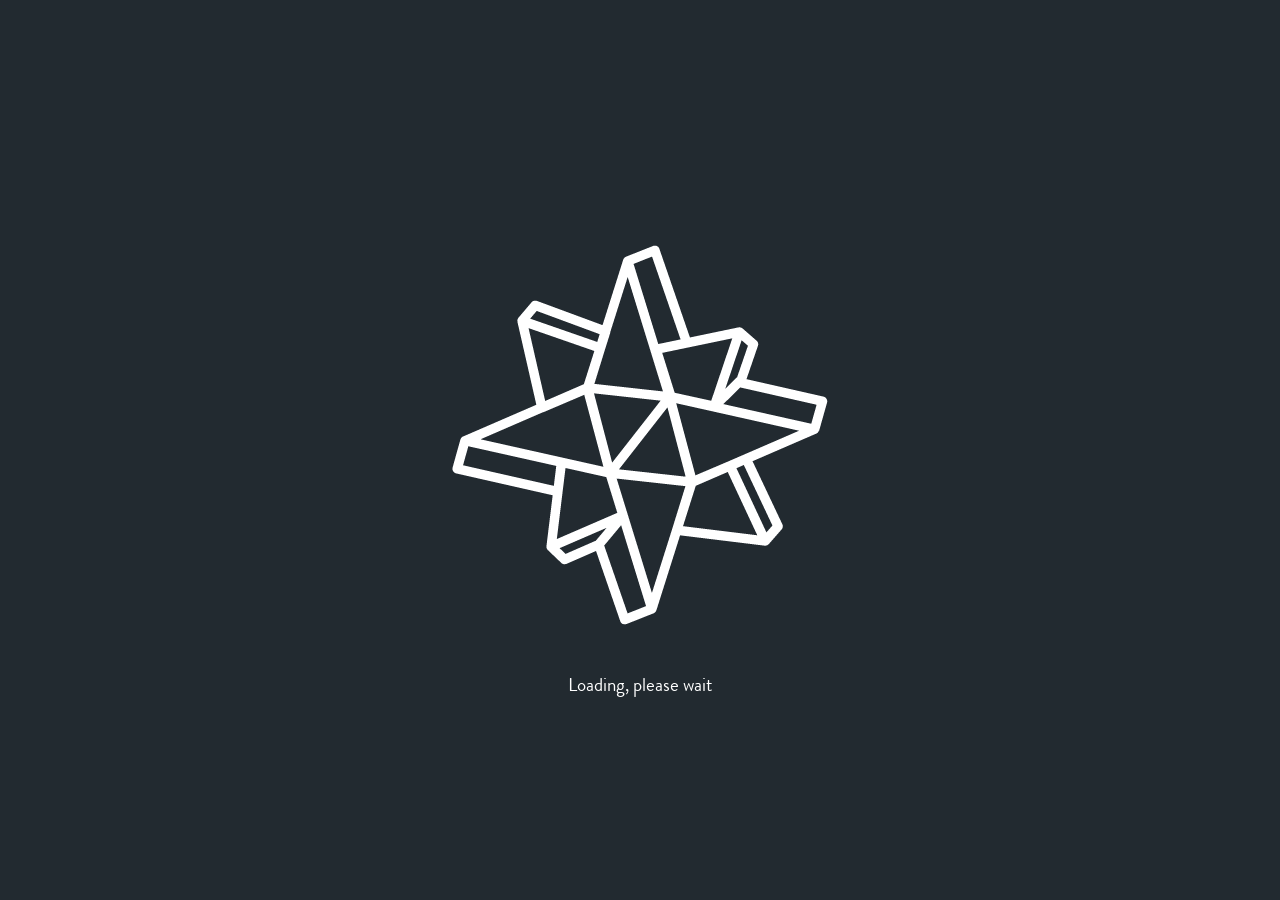
<file: index.html>
<!DOCTYPE html>
<html lang="en">
  <head>
    <meta charset="utf-8">
    <meta name="viewport" content="width=device-width, initial-scale=1.0">

    <title>Sketch</title>

    <link rel="stylesheet" type="text/css" href="style.css">
    <link rel="icon" type="image/png" href="Media/arch_crystal_white.png">

    <script src="libraries/p5.min.js"></script>
    <script src="libraries/p5.sound.min.js"></script>
    <script src="https://dev-center.platform.commerce7.com/v2/commerce7.js"></script>
  </head>

  <body>
    <div id="loadingIcon">
      <img src="Media/arch_crystal_white.png" alt="The Archetyp crystal logo in white">
      <h3>Loading, please wait</h3>
    </div>
    <script src="sketch.js"></script>
  </body>
</html>
</file>
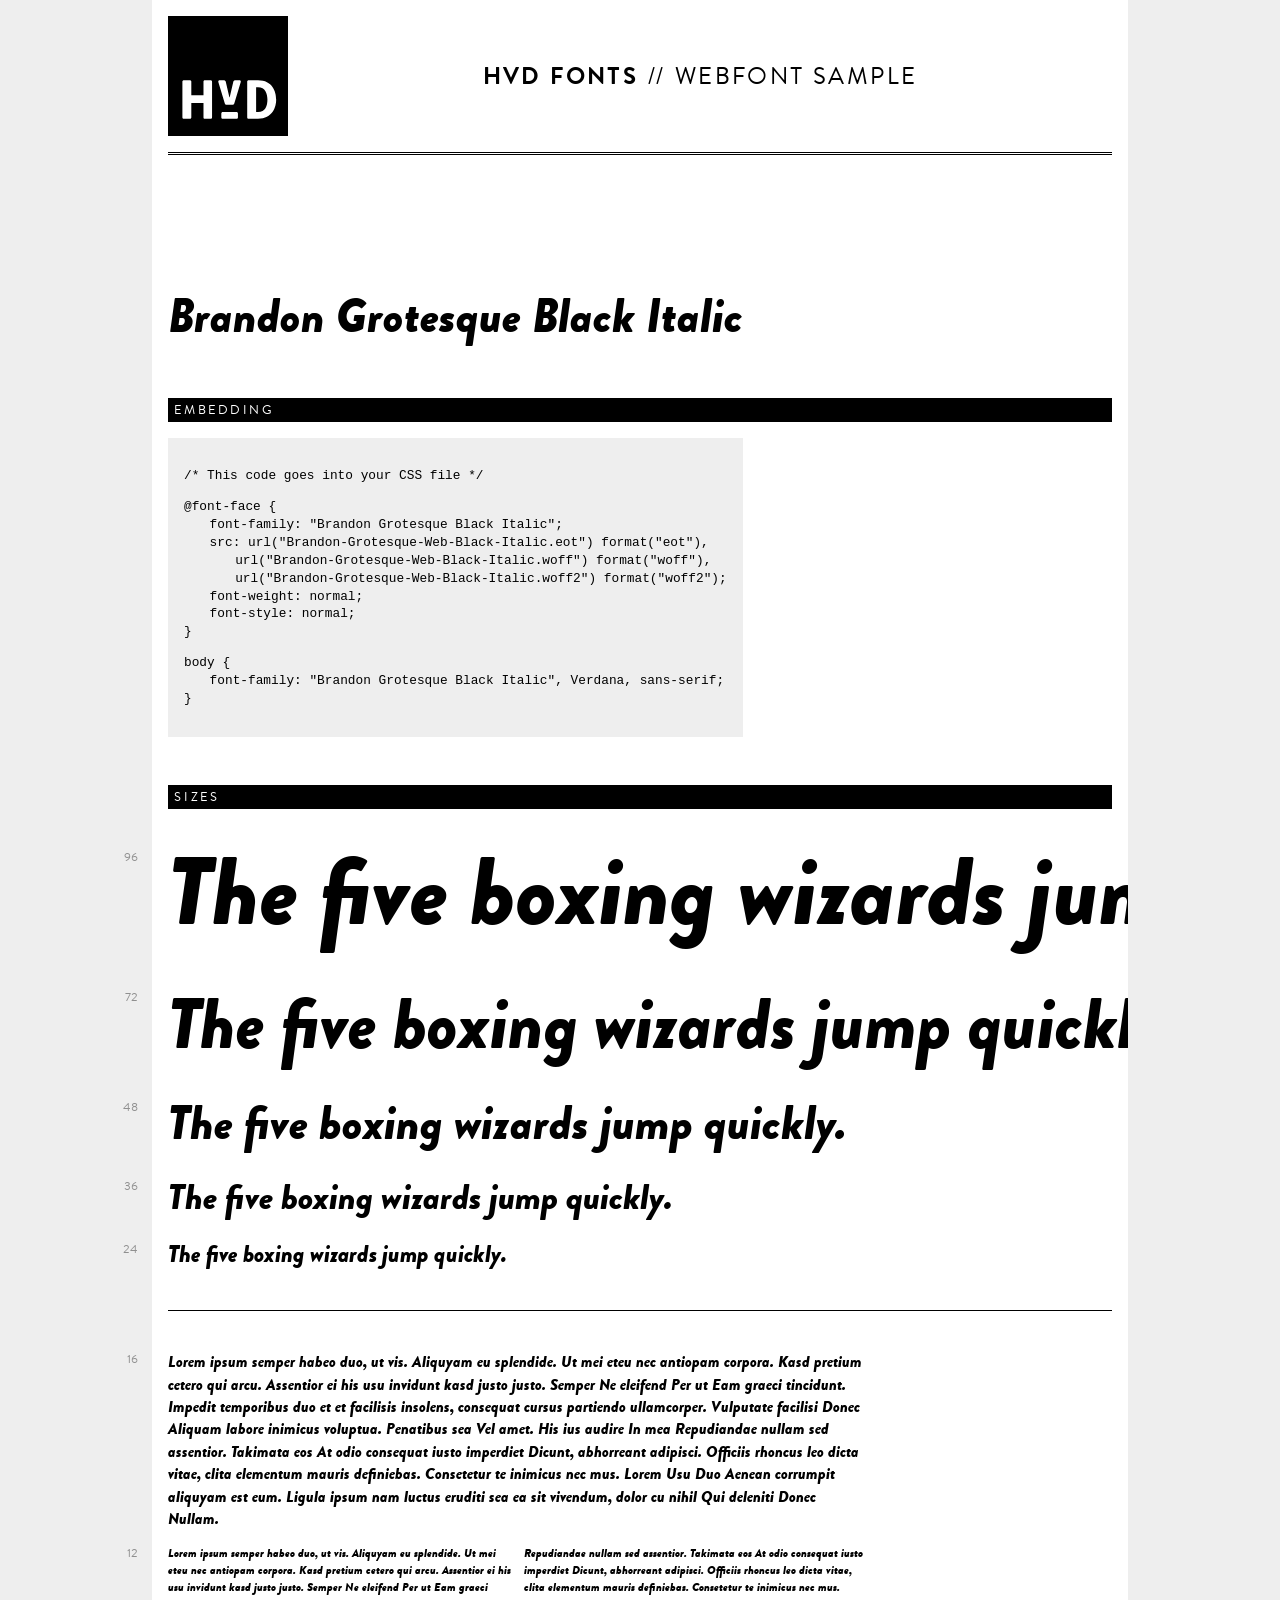
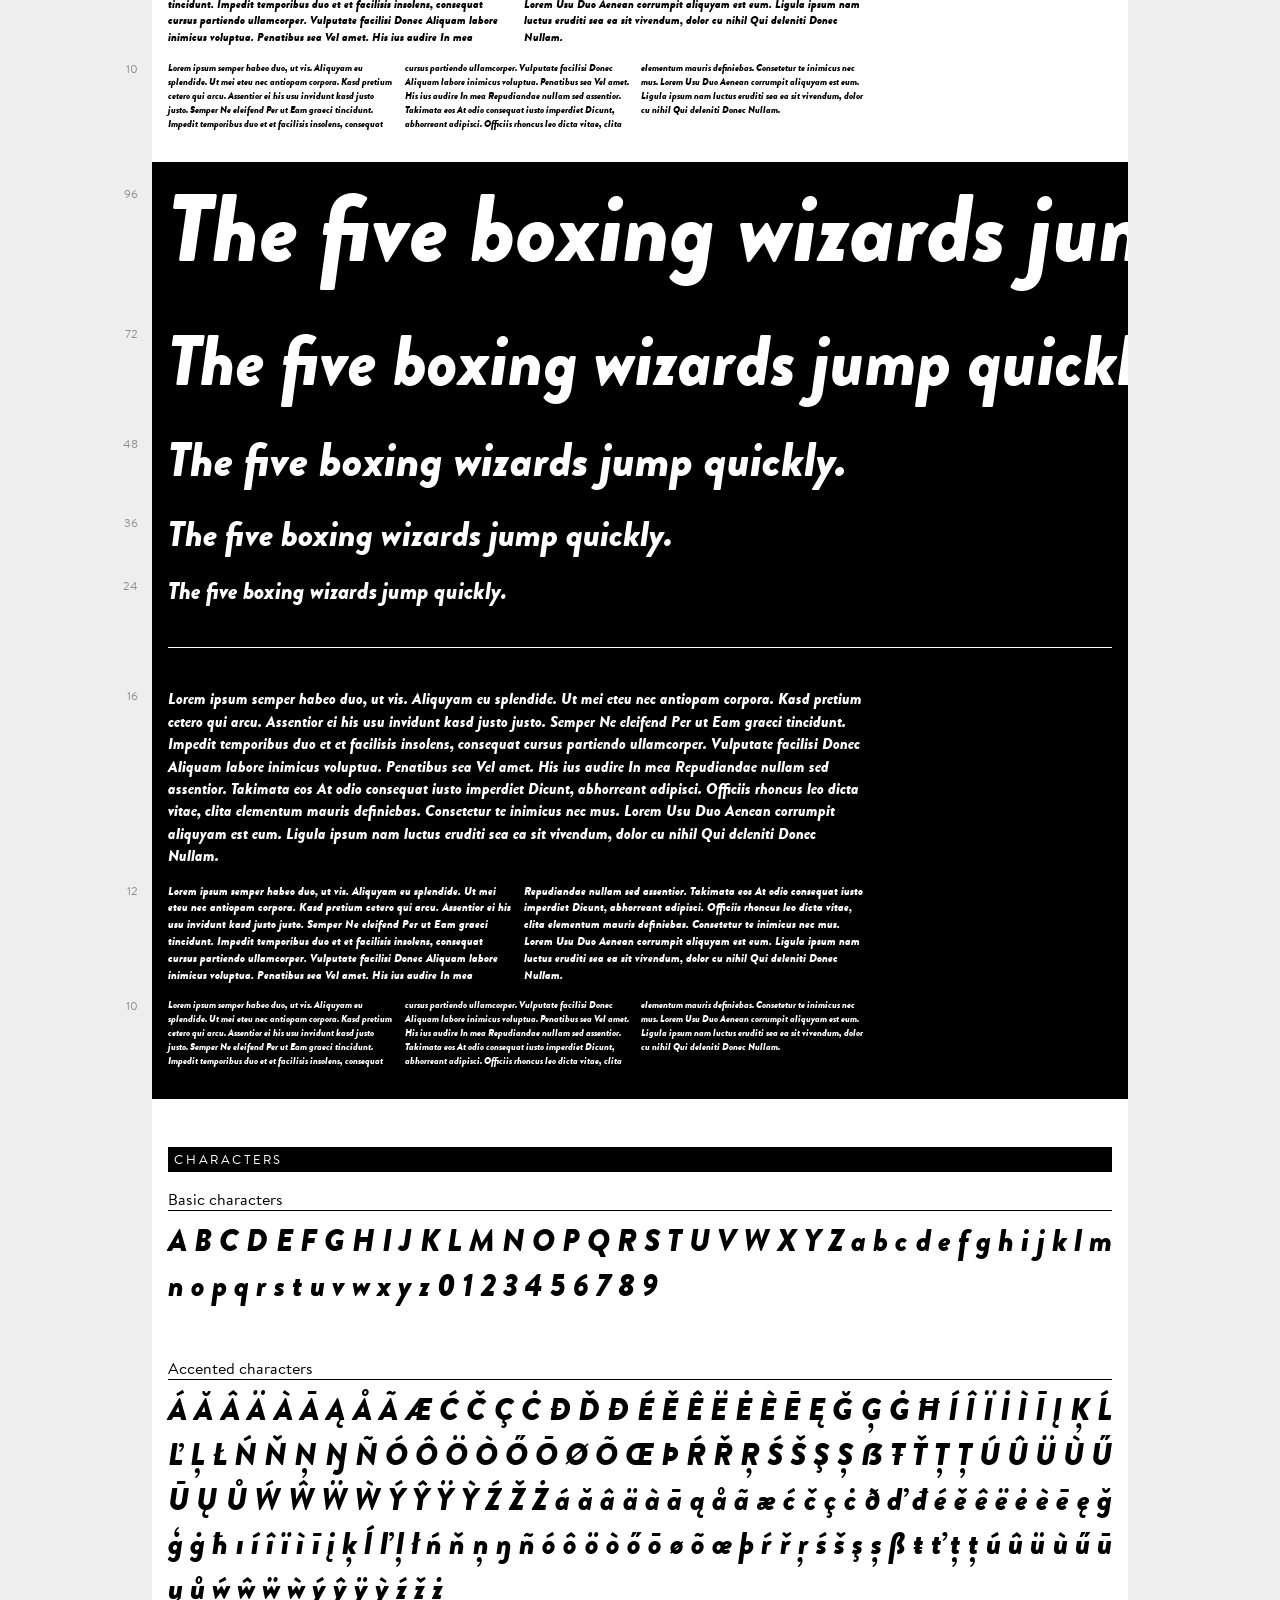
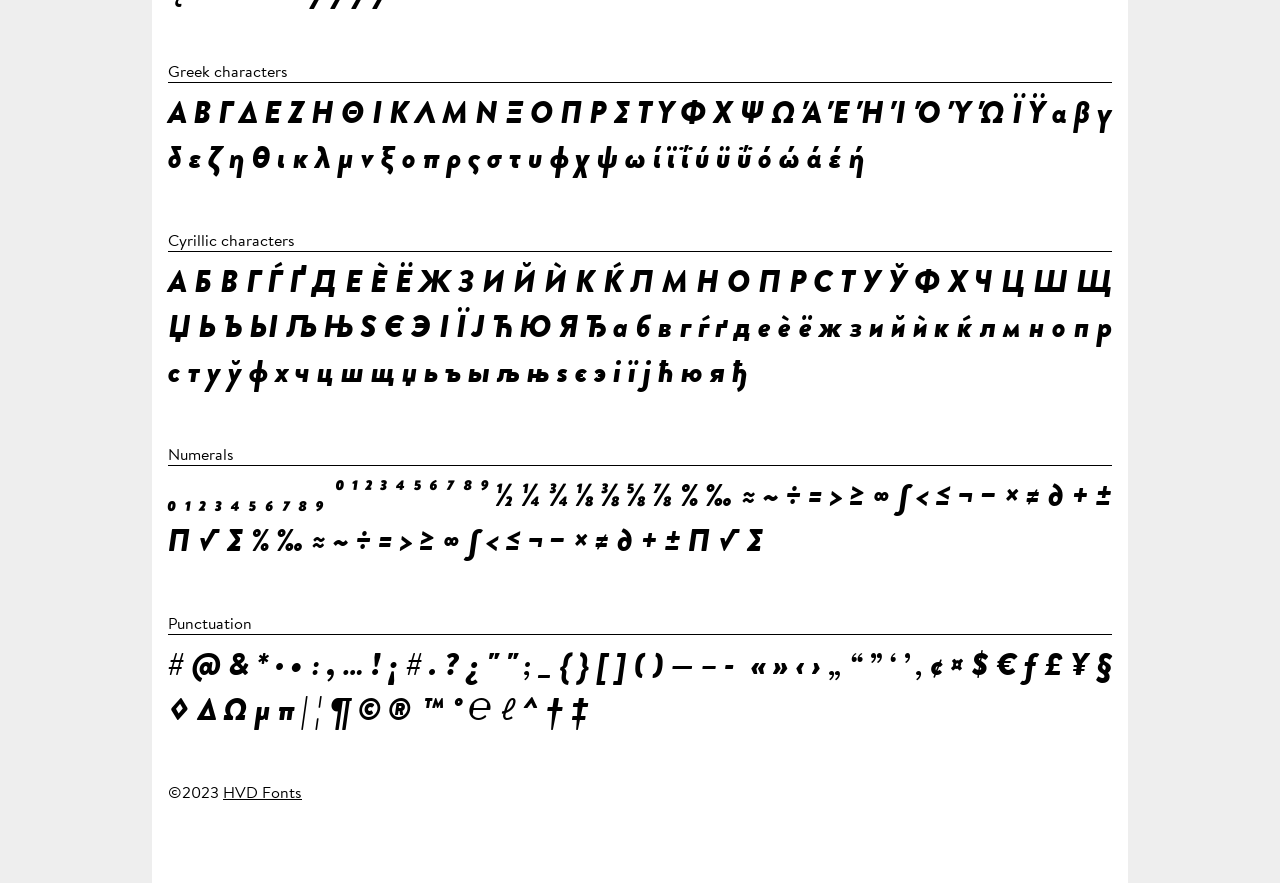
<file: Fonts/Web/Webfont-Specimen-Brandon-Grotesque-Black-Italic.html>
<!DOCTYPE html PUBLIC "-//W3C//DTD XHTML 1.0 Strict//EN" "http://www.w3.org/TR/xhtml1/DTD/xhtml1-strict.dtd">
<html lang="en" xml:lang="en" xmlns="http://www.w3.org/1999/xhtml">

<head>
  <meta content="text/html; charset=utf-8" http-equiv="content-type" />
  <meta content="en-us" http-equiv="Content-Language" />
  <title>HVD Fonts Webfont Specimen: Brandon Grotesque Black Italic</title>
  <style type="text/css" media="screen">
    /* ### */
    /* http://meyerweb.com/eric/tools/css/reset/ */
    html, body, div, span, applet, object, iframe, h1, h2, h3, h4, h5, h6, p, blockquote, pre, a, abbr, acronym, address, big, cite, code, del, dfn, em, font, img, ins, kbd, q, s, samp, small, strike, strong, sub, sup, tt, var, b, u, i, center, dl, dt, dd, ol, ul, li, fieldset, form, label, legend, table, caption, tbody, tfoot, thead, tr, th, td {
      margin: 0;
      padding: 0;
      border: 0;
      outline: 0;
      font-size: 100%;
      vertical-align: baseline;
      background: transparent;
    }

    h1, h2, h3, h4, h5 {
      font-style: normal;
      font-weight: 400;
    }

    :focus {
      outline: 0;
    }

    /* ### */

    @font-face {
      font-family: "Brandon Grotesque Black Italic";
      src:
                                                      url("Brandon-Grotesque-Web-Black-Italic.eot") format("eot"),                                                                                                    url("Brandon-Grotesque-Web-Black-Italic.woff") format("woff"),                                                                                                    url("Brandon-Grotesque-Web-Black-Italic.woff2") format("woff2");                                          font-weight: normal;
      font-style: normal;
    }

    @font-face {
      font-family: "Brandon Text";
      src: url("[data-uri]");
      font-style: normal;
      font-weight: 400;
    }

    @font-face {
      font-family: "Brandon Text Bold";
      src: url("[data-uri]");
      font-style: normal;
      font-weight: 400;
    }

    @font-face {
      font-family: "Blank";
      src: url("[data-uri]");
      font-style: normal;
      font-weight: 400;
    }

    body {
      font-family: "Brandon Text";
      line-height: 1.4;
      background-color: #eee;
      text-align: center;
    }

    .content {
      width: 75%;
      min-width: 750px;
      background-color: rgba(255, 255, 255, 1);
      padding: 1em 0 5em 1em;
      text-align: left;
      margin-left: auto;
      margin-right: auto;
    }

    a,
    a:visited {
      color: rgba(0, 0, 0, 1);
      text-decoration: underline;
    }

    a:hover {
      text-decoration: none;
    }

    .header {
      padding-bottom: 1em;
      margin-right: 1rem;
      margin-bottom: 8rem;
      border-bottom: 3px double rgba(0, 0, 0, 1);
      display: flex;
      align-items: center;
    }

    .logo {
      width: 120px;
      height: 120px;
      display: inline-block;
      color: white;
    }

    .headline {
      width: 100%;
      text-align: center;
    }

    h1 {
      font-family: "Brandon Grotesque Black Italic";
      font-size: 3rem;
      font-weight: normal;
      font-style: normal;
      margin: 1rem 0;
    }

    h2 {
      font-size: 1.5rem;
      text-transform: uppercase;
      letter-spacing: .1em;
    }

    h2 em {
      font-family: "Brandon Text Bold";
      font-style: normal;
    }

    h3 {
      display: block;
      font-size: 0.8em;
      color: rgba(255, 255, 255, 1);
      margin-top: 3rem;
      margin-bottom: 1rem;
      margin-right: 1rem;
      text-transform: uppercase;
      letter-spacing: .2em;
      background-color: rgba(0, 0, 0, 1);
      padding: 0.25em 0.5em;
      /*border-top:1px solid rgba(0,0,0,0.2);*/
    }

    h4 {
      margin: .5em 1rem .5em 0;
      ;
      border-bottom: 1px solid rgba(0, 0, 0, 1);
    }

    .specimen {
      font-family: "Brandon Grotesque Black Italic";
      margin-bottom: 15px;
    }

    .sizelabel {
      font-family: "Brandon Text";
      display: block;
      float: left;
      width: 80px;
      margin-left: -110px;
      margin-right: 0;
      font-size: 12px;
      text-align: right;
      color: rgba(0, 0, 0, 0.4);
    }

    .line {
      display: block;
      overflow: hidden;
      white-space: nowrap;
    }

    .s96 {
      font-size: 96px;
    }

    .s96 .sizelabel {
      padding-top: 2em;
    }

    .s72 {
      font-size: 72px;
    }

    .s72 .sizelabel {
      padding-top: 1.25em;
    }

    .s48 {
      font-size: 48px;
    }

    .s48 .sizelabel {
      padding-top: .75em;
    }

    .s36 {
      font-size: 36px;
    }

    .s36 .sizelabel {
      padding-top: .5em;
    }

    .s24 {
      font-size: 24px;
    }

    .s24 .sizelabel {
      padding-top: .25em;
    }

    .s20 {
      font-size: 20px;
    }

    .s16 {
      font-size: 16px;
      max-width: 700px;
    }

    .s12 {
      font-size: 12px;
      max-width: 700px;
      -webkit-column-count: 2;
      -moz-column-count: 2;
      column-count: 2;
    }

    .s10 {
      font-size: 10px;
      max-width: 700px;
      -webkit-column-count: 3;
      -moz-column-count: 3;
      column-count: 3;
    }

    .waterfall {
      padding-bottom: 1rem;
    }

    .lines {
      padding-bottom: 1.5rem;
    }

    .blocks {
      padding-top: 2.5rem;
      margin-right: 1rem;
      border-top: 1px solid rgba(0, 0, 0, 1);
    }

    .black {
      background-color: rgba(0, 0, 0, 1);
      color: rgba(255, 255, 255, 1);
      margin-left: -1rem;
      padding-left: 1rem;
    }

    .black>div {
      border-color: rgba(255, 255, 255, 1);
    }

    .charsection {
      margin-bottom: 3rem;
    }

    .letters {
      font-family: "Brandon Grotesque Black Italic", "Blank";
      font-size: 2em;
      text-align: justify;
      padding-right: 1rem;
    }

    .big {
      font-size: 4em;
      line-height: 1.2em;
      letter-spacing: .1em;
      margin-bottom: .25em;
    }

    .embedding {
      background-color: #eee;
      display: inline-block;
      padding: 1em;
    }

    code {
      font-family: "Courier New", modern;
      font-size: 0.8rem;
    }

    code p {
      margin: 1em 0;
    }

    code span {
      display: block;
    }

    code .ind {
      padding-left: 2em;
    }

    .footer {
      margin-top: 3rem;
    }
  </style>
</head>

<body>
  <div class="content">
    <div class="header">
      <div class="logo"><svg version="1.1" id="Ebene_1" xmlns="http://www.w3.org/2000/svg"
          xmlns:xlink="http://www.w3.org/1999/xlink" x="0px" y="0px" width="120px" height="120px" viewBox="0 0 120 120"
          enable-background="new 0 0 120 120" xml:space="preserve">
          <path d="M79.2,65.829c0-1.029,0.514-1.544,1.714-1.544H90c14.571,0,18.171,11.486,18.171,19.2c0,7.543-3.6,19.2-18.171,19.2h-9.086
			c-1.2,0-1.714-0.514-1.714-1.543V65.829L79.2,65.829z M35.486,79.371V65.828c0-1.028,0.343-1.543,1.543-1.543h5.314
			c1.2,0,1.714,0.515,1.714,1.543v35.314c0,1.029-0.515,1.543-1.714,1.543h-5.314c-1.2,0-1.543-0.514-1.543-1.543V87.086H23.314
			v14.057c0,1.029-0.514,1.543-1.714,1.543h-5.486c-1.2,0-1.714-0.514-1.714-1.543V65.829c0-1.029,0.515-1.544,1.714-1.544H21.6
			c1.2,0,1.714,0.515,1.714,1.544v13.542H35.486L35.486,79.371z M61.714,81.257l3.601-15.428c0.343-1.029,1.028-1.543,2.057-1.543
			h4.114c1.2,0,1.543,1.028,1.2,2.057l-6.343,20.914C66,88.286,65.315,88.8,64.115,88.8H58.8c-1.2,0-1.714-0.514-2.057-1.543
			L50.4,66.343c-0.343-1.028,0-2.057,1.2-2.057h4.114c1.028,0,1.714,0.514,2.057,1.543l3.6,15.428H61.714L61.714,81.257z
			 M88.115,71.142V96H90c7.371,0,9.428-6.171,9.428-12.515c0-5.828-2.057-12.343-9.428-12.343H88.115L88.115,71.142z M55.029,102.685
			c-1.2,0-1.715-0.514-1.715-1.543v-3.428c0-1.2,0.515-1.715,1.715-1.715h13.2c1.2,0,1.714,0.514,1.714,1.715v3.428
			c0,1.029-0.514,1.543-1.714,1.543H55.029z M0,120h120V0H0V120z" />
        </svg>
      </div>
      <div class="headline">
        <h2><em>HVD Fonts</em> // Webfont sample</h2>
      </div>
    </div>

    <div class="main">
      <h1 class="Fontname">Brandon Grotesque Black Italic</h1>
      <h3>Embedding</h3>
      <div class="embedding">
        <code>
            <p>/* This code goes into your CSS file */</p>
            <p>
              <span>@font-face {</span>
              <span class="ind">font-family: "Brandon Grotesque Black Italic";</span>
              <span class="ind">src: url("Brandon-Grotesque-Web-Black-Italic.eot") format("eot"),                                          <span class="ind">url("Brandon-Grotesque-Web-Black-Italic.woff") format("woff"),</span>
                                                        <span class="ind">url("Brandon-Grotesque-Web-Black-Italic.woff2") format("woff2");</span></span>

              <span class="ind">font-weight: normal;</span>
              <span class="ind">font-style: normal;</span>
              <span>}</span>

            </p>
            <p>
              <span>body {</span>
              <span class="ind">font-family: "Brandon Grotesque Black Italic", Verdana, sans-serif;</span>
              <span>}</span>
            </p>
            </code>
      </div>
      <h3>Sizes</h3>
      <div class="waterfall">
        <div class="lines">
          <p class="specimen s96"><span class="sizelabel">96</span><span class="line" contenteditable="true"> The five
              boxing wizards jump quickly.</span></p>
          <p class="specimen s72"><span class="sizelabel">72</span><span class="line" contenteditable="true"> The five
              boxing wizards jump quickly.</span></p>
          <p class="specimen s48"><span class="sizelabel">48</span><span class="line" contenteditable="true"> The five
              boxing wizards jump quickly.</span></p>
          <p class="specimen s36"><span class="sizelabel">36</span><span class="line" contenteditable="true"> The five
              boxing wizards jump quickly.</span></p>
          <p class="specimen s24"><span class="sizelabel">24</span><span class="line" contenteditable="true"> The five
              boxing wizards jump quickly.</span></p>
        </div>
        <div class="blocks">
          <p class="specimen s16"><span class="sizelabel">16</span><span class="box"> Lorem ipsum semper habeo duo, ut
              vis. Aliquyam eu splendide. Ut mei eteu nec antiopam corpora. Kasd pretium cetero qui arcu. Assentior ei
              his usu invidunt kasd justo justo. Semper Ne eleifend Per ut Eam graeci tincidunt. Impedit temporibus duo
              et et facilisis insolens, consequat cursus partiendo ullamcorper. Vulputate facilisi Donec Aliquam labore
              inimicus voluptua. Penatibus sea Vel amet. His ius audire In mea Repudiandae nullam sed assentior.
              Takimata eos At odio consequat iusto imperdiet Dicunt, abhorreant adipisci. Officiis rhoncus leo dicta
              vitae, clita elementum mauris definiebas. Consetetur te inimicus nec mus. Lorem Usu Duo Aenean corrumpit
              aliquyam est eum. Ligula ipsum nam luctus eruditi sea ea sit vivendum, dolor cu nihil Qui deleniti Donec
              Nullam. </span></p>
          <p class="specimen s12"><span class="sizelabel">12</span><span class="box"> Lorem ipsum semper habeo duo, ut
              vis. Aliquyam eu splendide. Ut mei eteu nec antiopam corpora. Kasd pretium cetero qui arcu. Assentior ei
              his usu invidunt kasd justo justo. Semper Ne eleifend Per ut Eam graeci tincidunt. Impedit temporibus duo
              et et facilisis insolens, consequat cursus partiendo ullamcorper. Vulputate facilisi Donec Aliquam labore
              inimicus voluptua. Penatibus sea Vel amet. His ius audire In mea Repudiandae nullam sed assentior.
              Takimata eos At odio consequat iusto imperdiet Dicunt, abhorreant adipisci. Officiis rhoncus leo dicta
              vitae, clita elementum mauris definiebas. Consetetur te inimicus nec mus. Lorem Usu Duo Aenean corrumpit
              aliquyam est eum. Ligula ipsum nam luctus eruditi sea ea sit vivendum, dolor cu nihil Qui deleniti Donec
              Nullam. </span></p>
          <p class="specimen s10"><span class="sizelabel">10</span><span class="box"> Lorem ipsum semper habeo duo, ut
              vis. Aliquyam eu splendide. Ut mei eteu nec antiopam corpora. Kasd pretium cetero qui arcu. Assentior ei
              his usu invidunt kasd justo justo. Semper Ne eleifend Per ut Eam graeci tincidunt. Impedit temporibus duo
              et et facilisis insolens, consequat cursus partiendo ullamcorper. Vulputate facilisi Donec Aliquam labore
              inimicus voluptua. Penatibus sea Vel amet. His ius audire In mea Repudiandae nullam sed assentior.
              Takimata eos At odio consequat iusto imperdiet Dicunt, abhorreant adipisci. Officiis rhoncus leo dicta
              vitae, clita elementum mauris definiebas. Consetetur te inimicus nec mus. Lorem Usu Duo Aenean corrumpit
              aliquyam est eum. Ligula ipsum nam luctus eruditi sea ea sit vivendum, dolor cu nihil Qui deleniti Donec
              Nullam.</span></p>
        </div>
      </div>

      <div class="waterfall black">
        <div class="lines">
          <p class="specimen s96"><span class="sizelabel">96</span><span class="line" contenteditable="true"> The five
              boxing wizards jump quickly.</span></p>
          <p class="specimen s72"><span class="sizelabel">72</span><span class="line" contenteditable="true"> The five
              boxing wizards jump quickly.</span></p>
          <p class="specimen s48"><span class="sizelabel">48</span><span class="line" contenteditable="true"> The five
              boxing wizards jump quickly.</span></p>
          <p class="specimen s36"><span class="sizelabel">36</span><span class="line" contenteditable="true"> The five
              boxing wizards jump quickly.</span></p>
          <p class="specimen s24"><span class="sizelabel">24</span><span class="line" contenteditable="true"> The five
              boxing wizards jump quickly.</span></p>
        </div>
        <div class="blocks">
          <p class="specimen s16"><span class="sizelabel">16</span><span class="box"> Lorem ipsum semper habeo duo, ut
              vis. Aliquyam eu splendide. Ut mei eteu nec antiopam corpora. Kasd pretium cetero qui arcu. Assentior ei
              his usu invidunt kasd justo justo. Semper Ne eleifend Per ut Eam graeci tincidunt. Impedit temporibus duo
              et et facilisis insolens, consequat cursus partiendo ullamcorper. Vulputate facilisi Donec Aliquam labore
              inimicus voluptua. Penatibus sea Vel amet. His ius audire In mea Repudiandae nullam sed assentior.
              Takimata eos At odio consequat iusto imperdiet Dicunt, abhorreant adipisci. Officiis rhoncus leo dicta
              vitae, clita elementum mauris definiebas. Consetetur te inimicus nec mus. Lorem Usu Duo Aenean corrumpit
              aliquyam est eum. Ligula ipsum nam luctus eruditi sea ea sit vivendum, dolor cu nihil Qui deleniti Donec
              Nullam. </span></p>
          <p class="specimen s12"><span class="sizelabel">12</span><span class="box"> Lorem ipsum semper habeo duo, ut
              vis. Aliquyam eu splendide. Ut mei eteu nec antiopam corpora. Kasd pretium cetero qui arcu. Assentior ei
              his usu invidunt kasd justo justo. Semper Ne eleifend Per ut Eam graeci tincidunt. Impedit temporibus duo
              et et facilisis insolens, consequat cursus partiendo ullamcorper. Vulputate facilisi Donec Aliquam labore
              inimicus voluptua. Penatibus sea Vel amet. His ius audire In mea Repudiandae nullam sed assentior.
              Takimata eos At odio consequat iusto imperdiet Dicunt, abhorreant adipisci. Officiis rhoncus leo dicta
              vitae, clita elementum mauris definiebas. Consetetur te inimicus nec mus. Lorem Usu Duo Aenean corrumpit
              aliquyam est eum. Ligula ipsum nam luctus eruditi sea ea sit vivendum, dolor cu nihil Qui deleniti Donec
              Nullam. </span></p>
          <p class="specimen s10"><span class="sizelabel">10</span><span class="box"> Lorem ipsum semper habeo duo, ut
              vis. Aliquyam eu splendide. Ut mei eteu nec antiopam corpora. Kasd pretium cetero qui arcu. Assentior ei
              his usu invidunt kasd justo justo. Semper Ne eleifend Per ut Eam graeci tincidunt. Impedit temporibus duo
              et et facilisis insolens, consequat cursus partiendo ullamcorper. Vulputate facilisi Donec Aliquam labore
              inimicus voluptua. Penatibus sea Vel amet. His ius audire In mea Repudiandae nullam sed assentior.
              Takimata eos At odio consequat iusto imperdiet Dicunt, abhorreant adipisci. Officiis rhoncus leo dicta
              vitae, clita elementum mauris definiebas. Consetetur te inimicus nec mus. Lorem Usu Duo Aenean corrumpit
              aliquyam est eum. Ligula ipsum nam luctus eruditi sea ea sit vivendum, dolor cu nihil Qui deleniti Donec
              Nullam.</span></p>
        </div>
      </div>
      <h3>Characters</h3>
      <div class="characterset">
        <div class="charsection">
            <h4>Basic characters</h4>
            <p class="letters">A B C D E F G H I J K L M N O P Q R S T U V W X Y Z a b c d e f g h i j k l m n o p q r s t u v w x y z 0 1 2 3 4 5 6 7 8 9 </p>
          </div>
                <div class="charsection">
            <h4>Accented characters</h4>
            <p class="letters">Á Ă Â Ä À Ā Ą Å Ã Æ Ć Č Ç Ċ Ð Ď Đ É Ě Ê Ë Ė È Ē Ę Ğ Ģ Ġ Ħ Í Î Ï İ Ì Ī Į Ķ Ĺ Ľ Ļ Ł Ń Ň Ņ Ŋ Ñ Ó Ô Ö Ò Ő Ō Ø Õ Œ Þ Ŕ Ř Ŗ Ś Š Ş Ș ẞ Ŧ Ť Ţ Ț Ú Û Ü Ù Ű Ū Ų Ů Ẃ Ŵ Ẅ Ẁ Ý Ŷ Ÿ Ỳ Ź Ž Ż á ă â ä à ā ą å ã æ ć č ç ċ ð ď đ é ě ê ë ė è ē ę ğ ģ ġ ħ ı í î ï ì ī į ķ ĺ ľ ļ ł ń ň ņ ŋ ñ ó ô ö ò ő ō ø õ œ þ ŕ ř ŗ ś š ş ș ß ŧ ť ţ ț ú û ü ù ű ū ų ů ẃ ŵ ẅ ẁ ý ŷ ÿ ỳ ź ž ż </p>
          </div>
                <div class="charsection">
            <h4>Greek characters</h4>
            <p class="letters">Α Β Γ Δ Ε Ζ Η Θ Ι Κ Λ Μ Ν Ξ Ο Π Ρ Σ Τ Υ Φ Χ Ψ Ω Ά Έ Ή Ί Ό Ύ Ώ Ϊ Ϋ α β γ δ ε ζ η θ ι κ λ μ ν ξ ο π ρ ς σ τ υ φ χ ψ ω ί ϊ ΐ ύ ϋ ΰ ό ώ ά έ ή </p>
          </div>
                <div class="charsection">
            <h4>Cyrillic characters</h4>
            <p class="letters">А Б В Г Ѓ Ґ Д Е Ѐ Ё Ж З И Й Ѝ К Ќ Л М Н О П Р С Т У Ў Ф Х Ч Ц Ш Щ Џ Ь Ъ Ы Љ Њ Ѕ Є Э І Ї Ј Ћ Ю Я Ђ а б в г ѓ ґ д е ѐ ё ж з и й ѝ к ќ л м н о п р с т у ў ф х ч ц ш щ џ ь ъ ы љ њ ѕ є э і ї ј ћ ю я ђ </p>
          </div>
                <div class="charsection">
            <h4>Numerals</h4>
            <p class="letters">₀ ₁ ₂ ₃ ₄ ₅ ₆ ₇ ₈ ₉ ⁰ ¹ ² ³ ⁴ ⁵ ⁶ ⁷ ⁸ ⁹ ½ ¼ ¾ ⅛ ⅜ ⅝ ⅞ % ‰ ≈ ~ ÷ = &gt; ≥ ∞ ∫ &lt; ≤ ¬ − × ≠ ∂ + ± ∏ √ ∑ % ‰ ≈ ~ ÷ = &gt; ≥ ∞ ∫ &lt; ≤ ¬ − × ≠ ∂ + ± ∏ √ ∑ </p>
          </div>
                <div class="charsection">
            <h4>Punctuation</h4>
            <p class="letters"># @ &amp; * · • : , … ! ¡ # . ? ¿ &quot; &quot; ; _ { } [ ] ( ) — – - ­ « » ‹ › „ “ ” ‘ ’ ‚ ¢ ¤ $ € ƒ £ ¥ § ◊ Δ Ω μ π | ¦ ¶ © ® ℗ ™ ° ℮ ℓ ^ † ‡ </p>
          </div>
            </div>
    <div class="footer">
      ©2023 <a href="http://hvdfonts.com">HVD Fonts</a>
    </div>
  </div>

</body>

</html>
</file>
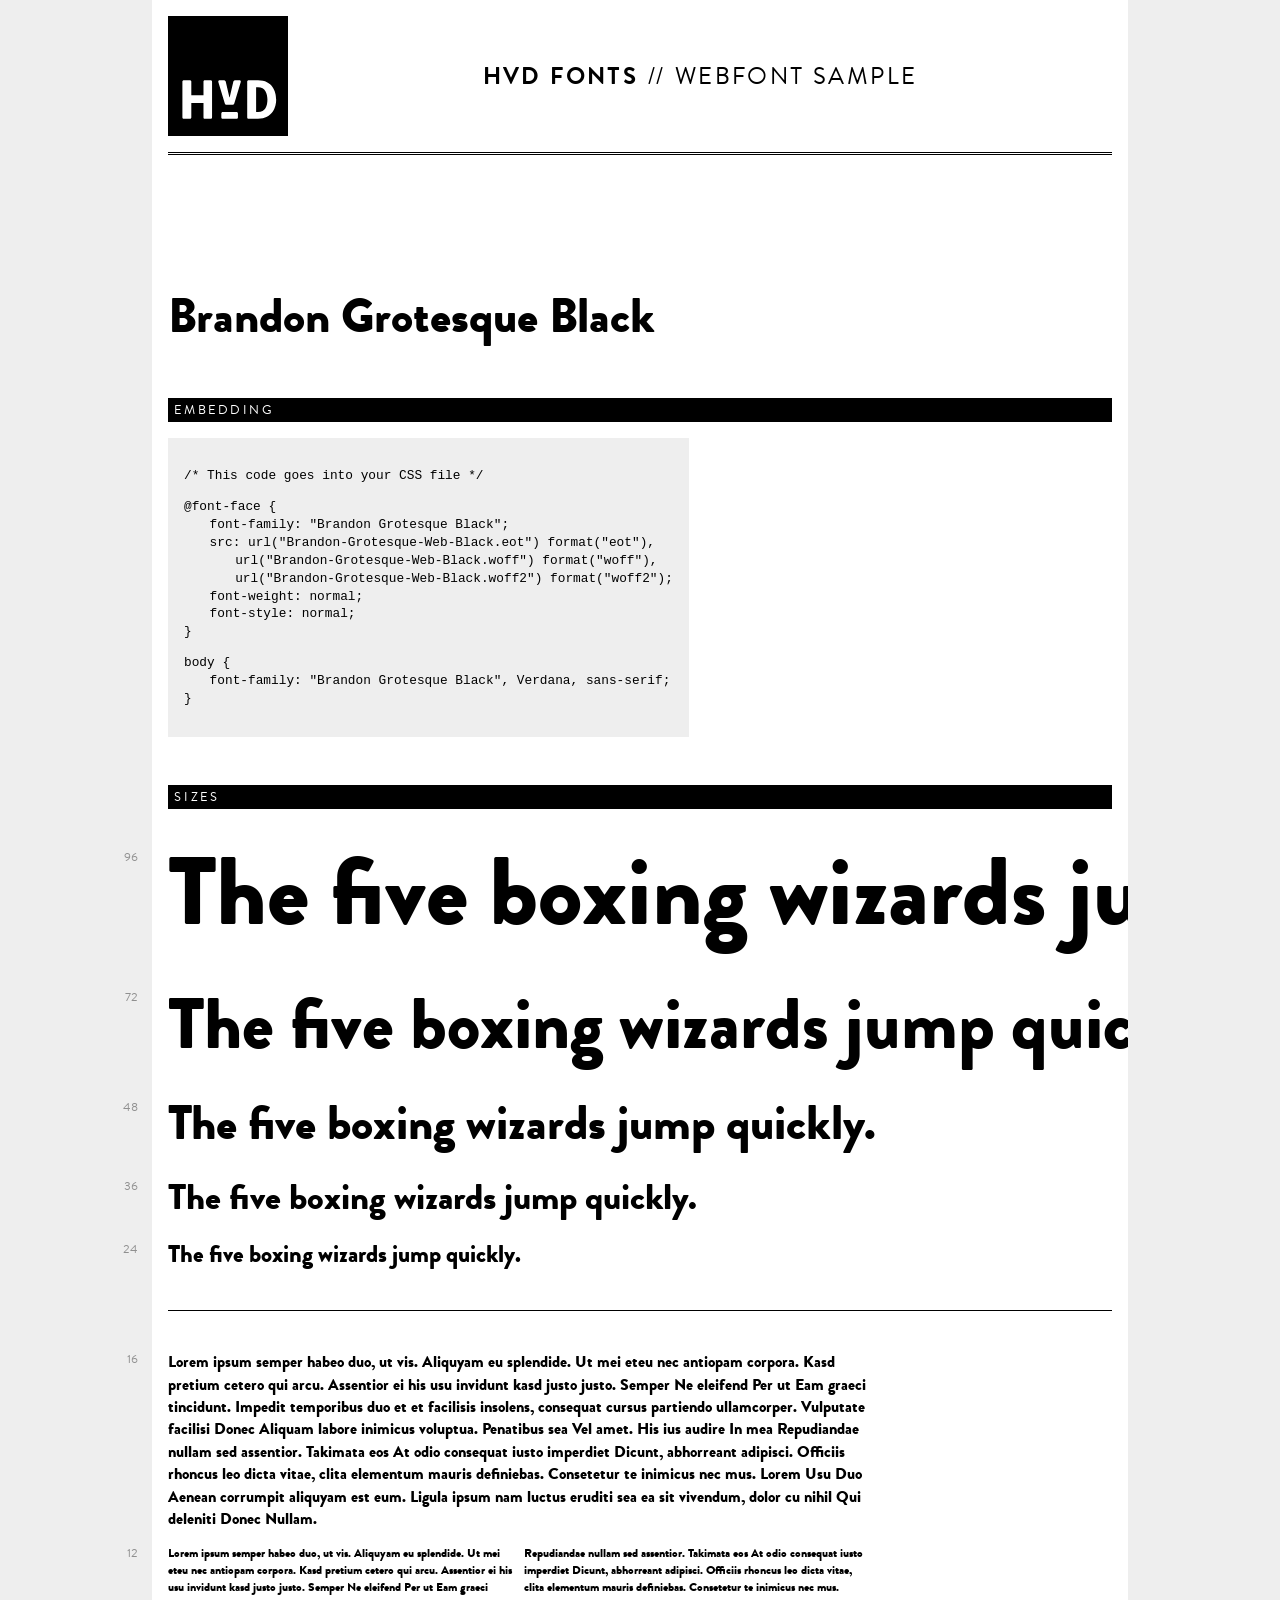
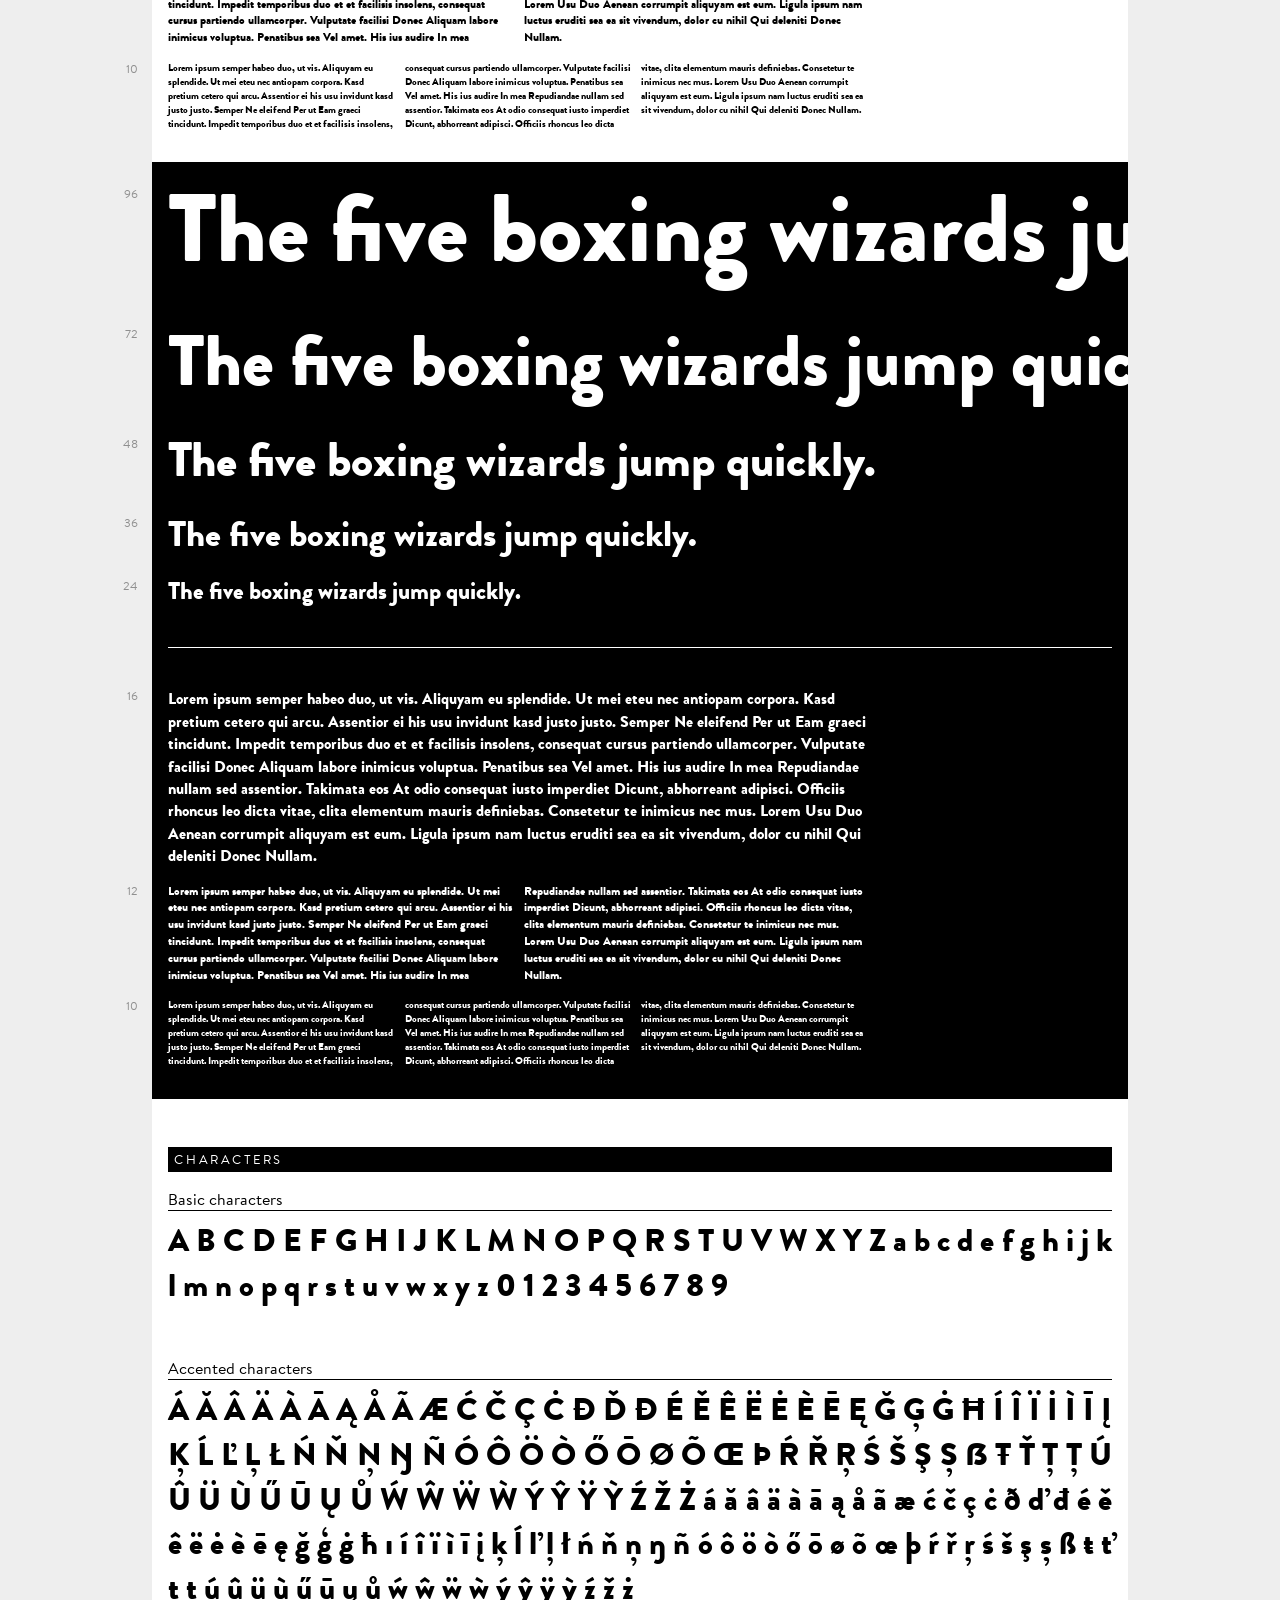
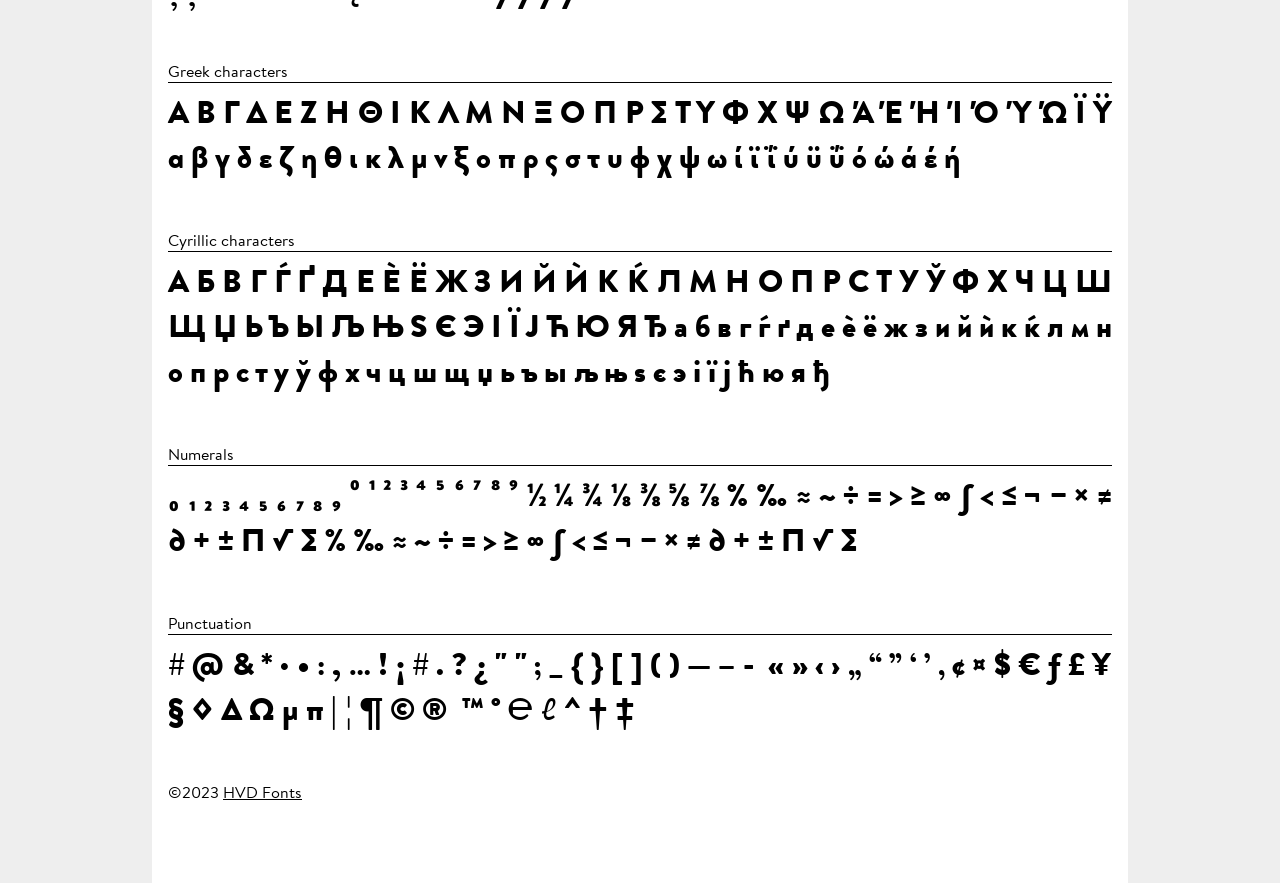
<file: Fonts/Web/Webfont-Specimen-Brandon-Grotesque-Black.html>
<!DOCTYPE html PUBLIC "-//W3C//DTD XHTML 1.0 Strict//EN" "http://www.w3.org/TR/xhtml1/DTD/xhtml1-strict.dtd">
<html lang="en" xml:lang="en" xmlns="http://www.w3.org/1999/xhtml">

<head>
  <meta content="text/html; charset=utf-8" http-equiv="content-type" />
  <meta content="en-us" http-equiv="Content-Language" />
  <title>HVD Fonts Webfont Specimen: Brandon Grotesque Black</title>
  <style type="text/css" media="screen">
    /* ### */
    /* http://meyerweb.com/eric/tools/css/reset/ */
    html, body, div, span, applet, object, iframe, h1, h2, h3, h4, h5, h6, p, blockquote, pre, a, abbr, acronym, address, big, cite, code, del, dfn, em, font, img, ins, kbd, q, s, samp, small, strike, strong, sub, sup, tt, var, b, u, i, center, dl, dt, dd, ol, ul, li, fieldset, form, label, legend, table, caption, tbody, tfoot, thead, tr, th, td {
      margin: 0;
      padding: 0;
      border: 0;
      outline: 0;
      font-size: 100%;
      vertical-align: baseline;
      background: transparent;
    }

    h1, h2, h3, h4, h5 {
      font-style: normal;
      font-weight: 400;
    }

    :focus {
      outline: 0;
    }

    /* ### */

    @font-face {
      font-family: "Brandon Grotesque Black";
      src:
                                                      url("Brandon-Grotesque-Web-Black.eot") format("eot"),                                                                                                    url("Brandon-Grotesque-Web-Black.woff") format("woff"),                                                                                                    url("Brandon-Grotesque-Web-Black.woff2") format("woff2");                                          font-weight: normal;
      font-style: normal;
    }

    @font-face {
      font-family: "Brandon Text";
      src: url("[data-uri]");
      font-style: normal;
      font-weight: 400;
    }

    @font-face {
      font-family: "Brandon Text Bold";
      src: url("[data-uri]");
      font-style: normal;
      font-weight: 400;
    }

    @font-face {
      font-family: "Blank";
      src: url("[data-uri]");
      font-style: normal;
      font-weight: 400;
    }

    body {
      font-family: "Brandon Text";
      line-height: 1.4;
      background-color: #eee;
      text-align: center;
    }

    .content {
      width: 75%;
      min-width: 750px;
      background-color: rgba(255, 255, 255, 1);
      padding: 1em 0 5em 1em;
      text-align: left;
      margin-left: auto;
      margin-right: auto;
    }

    a,
    a:visited {
      color: rgba(0, 0, 0, 1);
      text-decoration: underline;
    }

    a:hover {
      text-decoration: none;
    }

    .header {
      padding-bottom: 1em;
      margin-right: 1rem;
      margin-bottom: 8rem;
      border-bottom: 3px double rgba(0, 0, 0, 1);
      display: flex;
      align-items: center;
    }

    .logo {
      width: 120px;
      height: 120px;
      display: inline-block;
      color: white;
    }

    .headline {
      width: 100%;
      text-align: center;
    }

    h1 {
      font-family: "Brandon Grotesque Black";
      font-size: 3rem;
      font-weight: normal;
      font-style: normal;
      margin: 1rem 0;
    }

    h2 {
      font-size: 1.5rem;
      text-transform: uppercase;
      letter-spacing: .1em;
    }

    h2 em {
      font-family: "Brandon Text Bold";
      font-style: normal;
    }

    h3 {
      display: block;
      font-size: 0.8em;
      color: rgba(255, 255, 255, 1);
      margin-top: 3rem;
      margin-bottom: 1rem;
      margin-right: 1rem;
      text-transform: uppercase;
      letter-spacing: .2em;
      background-color: rgba(0, 0, 0, 1);
      padding: 0.25em 0.5em;
      /*border-top:1px solid rgba(0,0,0,0.2);*/
    }

    h4 {
      margin: .5em 1rem .5em 0;
      ;
      border-bottom: 1px solid rgba(0, 0, 0, 1);
    }

    .specimen {
      font-family: "Brandon Grotesque Black";
      margin-bottom: 15px;
    }

    .sizelabel {
      font-family: "Brandon Text";
      display: block;
      float: left;
      width: 80px;
      margin-left: -110px;
      margin-right: 0;
      font-size: 12px;
      text-align: right;
      color: rgba(0, 0, 0, 0.4);
    }

    .line {
      display: block;
      overflow: hidden;
      white-space: nowrap;
    }

    .s96 {
      font-size: 96px;
    }

    .s96 .sizelabel {
      padding-top: 2em;
    }

    .s72 {
      font-size: 72px;
    }

    .s72 .sizelabel {
      padding-top: 1.25em;
    }

    .s48 {
      font-size: 48px;
    }

    .s48 .sizelabel {
      padding-top: .75em;
    }

    .s36 {
      font-size: 36px;
    }

    .s36 .sizelabel {
      padding-top: .5em;
    }

    .s24 {
      font-size: 24px;
    }

    .s24 .sizelabel {
      padding-top: .25em;
    }

    .s20 {
      font-size: 20px;
    }

    .s16 {
      font-size: 16px;
      max-width: 700px;
    }

    .s12 {
      font-size: 12px;
      max-width: 700px;
      -webkit-column-count: 2;
      -moz-column-count: 2;
      column-count: 2;
    }

    .s10 {
      font-size: 10px;
      max-width: 700px;
      -webkit-column-count: 3;
      -moz-column-count: 3;
      column-count: 3;
    }

    .waterfall {
      padding-bottom: 1rem;
    }

    .lines {
      padding-bottom: 1.5rem;
    }

    .blocks {
      padding-top: 2.5rem;
      margin-right: 1rem;
      border-top: 1px solid rgba(0, 0, 0, 1);
    }

    .black {
      background-color: rgba(0, 0, 0, 1);
      color: rgba(255, 255, 255, 1);
      margin-left: -1rem;
      padding-left: 1rem;
    }

    .black>div {
      border-color: rgba(255, 255, 255, 1);
    }

    .charsection {
      margin-bottom: 3rem;
    }

    .letters {
      font-family: "Brandon Grotesque Black", "Blank";
      font-size: 2em;
      text-align: justify;
      padding-right: 1rem;
    }

    .big {
      font-size: 4em;
      line-height: 1.2em;
      letter-spacing: .1em;
      margin-bottom: .25em;
    }

    .embedding {
      background-color: #eee;
      display: inline-block;
      padding: 1em;
    }

    code {
      font-family: "Courier New", modern;
      font-size: 0.8rem;
    }

    code p {
      margin: 1em 0;
    }

    code span {
      display: block;
    }

    code .ind {
      padding-left: 2em;
    }

    .footer {
      margin-top: 3rem;
    }
  </style>
</head>

<body>
  <div class="content">
    <div class="header">
      <div class="logo"><svg version="1.1" id="Ebene_1" xmlns="http://www.w3.org/2000/svg"
          xmlns:xlink="http://www.w3.org/1999/xlink" x="0px" y="0px" width="120px" height="120px" viewBox="0 0 120 120"
          enable-background="new 0 0 120 120" xml:space="preserve">
          <path d="M79.2,65.829c0-1.029,0.514-1.544,1.714-1.544H90c14.571,0,18.171,11.486,18.171,19.2c0,7.543-3.6,19.2-18.171,19.2h-9.086
			c-1.2,0-1.714-0.514-1.714-1.543V65.829L79.2,65.829z M35.486,79.371V65.828c0-1.028,0.343-1.543,1.543-1.543h5.314
			c1.2,0,1.714,0.515,1.714,1.543v35.314c0,1.029-0.515,1.543-1.714,1.543h-5.314c-1.2,0-1.543-0.514-1.543-1.543V87.086H23.314
			v14.057c0,1.029-0.514,1.543-1.714,1.543h-5.486c-1.2,0-1.714-0.514-1.714-1.543V65.829c0-1.029,0.515-1.544,1.714-1.544H21.6
			c1.2,0,1.714,0.515,1.714,1.544v13.542H35.486L35.486,79.371z M61.714,81.257l3.601-15.428c0.343-1.029,1.028-1.543,2.057-1.543
			h4.114c1.2,0,1.543,1.028,1.2,2.057l-6.343,20.914C66,88.286,65.315,88.8,64.115,88.8H58.8c-1.2,0-1.714-0.514-2.057-1.543
			L50.4,66.343c-0.343-1.028,0-2.057,1.2-2.057h4.114c1.028,0,1.714,0.514,2.057,1.543l3.6,15.428H61.714L61.714,81.257z
			 M88.115,71.142V96H90c7.371,0,9.428-6.171,9.428-12.515c0-5.828-2.057-12.343-9.428-12.343H88.115L88.115,71.142z M55.029,102.685
			c-1.2,0-1.715-0.514-1.715-1.543v-3.428c0-1.2,0.515-1.715,1.715-1.715h13.2c1.2,0,1.714,0.514,1.714,1.715v3.428
			c0,1.029-0.514,1.543-1.714,1.543H55.029z M0,120h120V0H0V120z" />
        </svg>
      </div>
      <div class="headline">
        <h2><em>HVD Fonts</em> // Webfont sample</h2>
      </div>
    </div>

    <div class="main">
      <h1 class="Fontname">Brandon Grotesque Black</h1>
      <h3>Embedding</h3>
      <div class="embedding">
        <code>
            <p>/* This code goes into your CSS file */</p>
            <p>
              <span>@font-face {</span>
              <span class="ind">font-family: "Brandon Grotesque Black";</span>
              <span class="ind">src: url("Brandon-Grotesque-Web-Black.eot") format("eot"),                                          <span class="ind">url("Brandon-Grotesque-Web-Black.woff") format("woff"),</span>
                                                        <span class="ind">url("Brandon-Grotesque-Web-Black.woff2") format("woff2");</span></span>

              <span class="ind">font-weight: normal;</span>
              <span class="ind">font-style: normal;</span>
              <span>}</span>

            </p>
            <p>
              <span>body {</span>
              <span class="ind">font-family: "Brandon Grotesque Black", Verdana, sans-serif;</span>
              <span>}</span>
            </p>
            </code>
      </div>
      <h3>Sizes</h3>
      <div class="waterfall">
        <div class="lines">
          <p class="specimen s96"><span class="sizelabel">96</span><span class="line" contenteditable="true"> The five
              boxing wizards jump quickly.</span></p>
          <p class="specimen s72"><span class="sizelabel">72</span><span class="line" contenteditable="true"> The five
              boxing wizards jump quickly.</span></p>
          <p class="specimen s48"><span class="sizelabel">48</span><span class="line" contenteditable="true"> The five
              boxing wizards jump quickly.</span></p>
          <p class="specimen s36"><span class="sizelabel">36</span><span class="line" contenteditable="true"> The five
              boxing wizards jump quickly.</span></p>
          <p class="specimen s24"><span class="sizelabel">24</span><span class="line" contenteditable="true"> The five
              boxing wizards jump quickly.</span></p>
        </div>
        <div class="blocks">
          <p class="specimen s16"><span class="sizelabel">16</span><span class="box"> Lorem ipsum semper habeo duo, ut
              vis. Aliquyam eu splendide. Ut mei eteu nec antiopam corpora. Kasd pretium cetero qui arcu. Assentior ei
              his usu invidunt kasd justo justo. Semper Ne eleifend Per ut Eam graeci tincidunt. Impedit temporibus duo
              et et facilisis insolens, consequat cursus partiendo ullamcorper. Vulputate facilisi Donec Aliquam labore
              inimicus voluptua. Penatibus sea Vel amet. His ius audire In mea Repudiandae nullam sed assentior.
              Takimata eos At odio consequat iusto imperdiet Dicunt, abhorreant adipisci. Officiis rhoncus leo dicta
              vitae, clita elementum mauris definiebas. Consetetur te inimicus nec mus. Lorem Usu Duo Aenean corrumpit
              aliquyam est eum. Ligula ipsum nam luctus eruditi sea ea sit vivendum, dolor cu nihil Qui deleniti Donec
              Nullam. </span></p>
          <p class="specimen s12"><span class="sizelabel">12</span><span class="box"> Lorem ipsum semper habeo duo, ut
              vis. Aliquyam eu splendide. Ut mei eteu nec antiopam corpora. Kasd pretium cetero qui arcu. Assentior ei
              his usu invidunt kasd justo justo. Semper Ne eleifend Per ut Eam graeci tincidunt. Impedit temporibus duo
              et et facilisis insolens, consequat cursus partiendo ullamcorper. Vulputate facilisi Donec Aliquam labore
              inimicus voluptua. Penatibus sea Vel amet. His ius audire In mea Repudiandae nullam sed assentior.
              Takimata eos At odio consequat iusto imperdiet Dicunt, abhorreant adipisci. Officiis rhoncus leo dicta
              vitae, clita elementum mauris definiebas. Consetetur te inimicus nec mus. Lorem Usu Duo Aenean corrumpit
              aliquyam est eum. Ligula ipsum nam luctus eruditi sea ea sit vivendum, dolor cu nihil Qui deleniti Donec
              Nullam. </span></p>
          <p class="specimen s10"><span class="sizelabel">10</span><span class="box"> Lorem ipsum semper habeo duo, ut
              vis. Aliquyam eu splendide. Ut mei eteu nec antiopam corpora. Kasd pretium cetero qui arcu. Assentior ei
              his usu invidunt kasd justo justo. Semper Ne eleifend Per ut Eam graeci tincidunt. Impedit temporibus duo
              et et facilisis insolens, consequat cursus partiendo ullamcorper. Vulputate facilisi Donec Aliquam labore
              inimicus voluptua. Penatibus sea Vel amet. His ius audire In mea Repudiandae nullam sed assentior.
              Takimata eos At odio consequat iusto imperdiet Dicunt, abhorreant adipisci. Officiis rhoncus leo dicta
              vitae, clita elementum mauris definiebas. Consetetur te inimicus nec mus. Lorem Usu Duo Aenean corrumpit
              aliquyam est eum. Ligula ipsum nam luctus eruditi sea ea sit vivendum, dolor cu nihil Qui deleniti Donec
              Nullam.</span></p>
        </div>
      </div>

      <div class="waterfall black">
        <div class="lines">
          <p class="specimen s96"><span class="sizelabel">96</span><span class="line" contenteditable="true"> The five
              boxing wizards jump quickly.</span></p>
          <p class="specimen s72"><span class="sizelabel">72</span><span class="line" contenteditable="true"> The five
              boxing wizards jump quickly.</span></p>
          <p class="specimen s48"><span class="sizelabel">48</span><span class="line" contenteditable="true"> The five
              boxing wizards jump quickly.</span></p>
          <p class="specimen s36"><span class="sizelabel">36</span><span class="line" contenteditable="true"> The five
              boxing wizards jump quickly.</span></p>
          <p class="specimen s24"><span class="sizelabel">24</span><span class="line" contenteditable="true"> The five
              boxing wizards jump quickly.</span></p>
        </div>
        <div class="blocks">
          <p class="specimen s16"><span class="sizelabel">16</span><span class="box"> Lorem ipsum semper habeo duo, ut
              vis. Aliquyam eu splendide. Ut mei eteu nec antiopam corpora. Kasd pretium cetero qui arcu. Assentior ei
              his usu invidunt kasd justo justo. Semper Ne eleifend Per ut Eam graeci tincidunt. Impedit temporibus duo
              et et facilisis insolens, consequat cursus partiendo ullamcorper. Vulputate facilisi Donec Aliquam labore
              inimicus voluptua. Penatibus sea Vel amet. His ius audire In mea Repudiandae nullam sed assentior.
              Takimata eos At odio consequat iusto imperdiet Dicunt, abhorreant adipisci. Officiis rhoncus leo dicta
              vitae, clita elementum mauris definiebas. Consetetur te inimicus nec mus. Lorem Usu Duo Aenean corrumpit
              aliquyam est eum. Ligula ipsum nam luctus eruditi sea ea sit vivendum, dolor cu nihil Qui deleniti Donec
              Nullam. </span></p>
          <p class="specimen s12"><span class="sizelabel">12</span><span class="box"> Lorem ipsum semper habeo duo, ut
              vis. Aliquyam eu splendide. Ut mei eteu nec antiopam corpora. Kasd pretium cetero qui arcu. Assentior ei
              his usu invidunt kasd justo justo. Semper Ne eleifend Per ut Eam graeci tincidunt. Impedit temporibus duo
              et et facilisis insolens, consequat cursus partiendo ullamcorper. Vulputate facilisi Donec Aliquam labore
              inimicus voluptua. Penatibus sea Vel amet. His ius audire In mea Repudiandae nullam sed assentior.
              Takimata eos At odio consequat iusto imperdiet Dicunt, abhorreant adipisci. Officiis rhoncus leo dicta
              vitae, clita elementum mauris definiebas. Consetetur te inimicus nec mus. Lorem Usu Duo Aenean corrumpit
              aliquyam est eum. Ligula ipsum nam luctus eruditi sea ea sit vivendum, dolor cu nihil Qui deleniti Donec
              Nullam. </span></p>
          <p class="specimen s10"><span class="sizelabel">10</span><span class="box"> Lorem ipsum semper habeo duo, ut
              vis. Aliquyam eu splendide. Ut mei eteu nec antiopam corpora. Kasd pretium cetero qui arcu. Assentior ei
              his usu invidunt kasd justo justo. Semper Ne eleifend Per ut Eam graeci tincidunt. Impedit temporibus duo
              et et facilisis insolens, consequat cursus partiendo ullamcorper. Vulputate facilisi Donec Aliquam labore
              inimicus voluptua. Penatibus sea Vel amet. His ius audire In mea Repudiandae nullam sed assentior.
              Takimata eos At odio consequat iusto imperdiet Dicunt, abhorreant adipisci. Officiis rhoncus leo dicta
              vitae, clita elementum mauris definiebas. Consetetur te inimicus nec mus. Lorem Usu Duo Aenean corrumpit
              aliquyam est eum. Ligula ipsum nam luctus eruditi sea ea sit vivendum, dolor cu nihil Qui deleniti Donec
              Nullam.</span></p>
        </div>
      </div>
      <h3>Characters</h3>
      <div class="characterset">
        <div class="charsection">
            <h4>Basic characters</h4>
            <p class="letters">A B C D E F G H I J K L M N O P Q R S T U V W X Y Z a b c d e f g h i j k l m n o p q r s t u v w x y z 0 1 2 3 4 5 6 7 8 9 </p>
          </div>
                <div class="charsection">
            <h4>Accented characters</h4>
            <p class="letters">Á Ă Â Ä À Ā Ą Å Ã Æ Ć Č Ç Ċ Ð Ď Đ É Ě Ê Ë Ė È Ē Ę Ğ Ģ Ġ Ħ Í Î Ï İ Ì Ī Į Ķ Ĺ Ľ Ļ Ł Ń Ň Ņ Ŋ Ñ Ó Ô Ö Ò Ő Ō Ø Õ Œ Þ Ŕ Ř Ŗ Ś Š Ş Ș ẞ Ŧ Ť Ţ Ț Ú Û Ü Ù Ű Ū Ų Ů Ẃ Ŵ Ẅ Ẁ Ý Ŷ Ÿ Ỳ Ź Ž Ż á ă â ä à ā ą å ã æ ć č ç ċ ð ď đ é ě ê ë ė è ē ę ğ ģ ġ ħ ı í î ï ì ī į ķ ĺ ľ ļ ł ń ň ņ ŋ ñ ó ô ö ò ő ō ø õ œ þ ŕ ř ŗ ś š ş ș ß ŧ ť ţ ț ú û ü ù ű ū ų ů ẃ ŵ ẅ ẁ ý ŷ ÿ ỳ ź ž ż </p>
          </div>
                <div class="charsection">
            <h4>Greek characters</h4>
            <p class="letters">Α Β Γ Δ Ε Ζ Η Θ Ι Κ Λ Μ Ν Ξ Ο Π Ρ Σ Τ Υ Φ Χ Ψ Ω Ά Έ Ή Ί Ό Ύ Ώ Ϊ Ϋ α β γ δ ε ζ η θ ι κ λ μ ν ξ ο π ρ ς σ τ υ φ χ ψ ω ί ϊ ΐ ύ ϋ ΰ ό ώ ά έ ή </p>
          </div>
                <div class="charsection">
            <h4>Cyrillic characters</h4>
            <p class="letters">А Б В Г Ѓ Ґ Д Е Ѐ Ё Ж З И Й Ѝ К Ќ Л М Н О П Р С Т У Ў Ф Х Ч Ц Ш Щ Џ Ь Ъ Ы Љ Њ Ѕ Є Э І Ї Ј Ћ Ю Я Ђ а б в г ѓ ґ д е ѐ ё ж з и й ѝ к ќ л м н о п р с т у ў ф х ч ц ш щ џ ь ъ ы љ њ ѕ є э і ї ј ћ ю я ђ </p>
          </div>
                <div class="charsection">
            <h4>Numerals</h4>
            <p class="letters">₀ ₁ ₂ ₃ ₄ ₅ ₆ ₇ ₈ ₉ ⁰ ¹ ² ³ ⁴ ⁵ ⁶ ⁷ ⁸ ⁹ ½ ¼ ¾ ⅛ ⅜ ⅝ ⅞ % ‰ ≈ ~ ÷ = &gt; ≥ ∞ ∫ &lt; ≤ ¬ − × ≠ ∂ + ± ∏ √ ∑ % ‰ ≈ ~ ÷ = &gt; ≥ ∞ ∫ &lt; ≤ ¬ − × ≠ ∂ + ± ∏ √ ∑ </p>
          </div>
                <div class="charsection">
            <h4>Punctuation</h4>
            <p class="letters"># @ &amp; * · • : , … ! ¡ # . ? ¿ &quot; &quot; ; _ { } [ ] ( ) — – - ­ « » ‹ › „ “ ” ‘ ’ ‚ ¢ ¤ $ € ƒ £ ¥ § ◊ Δ Ω μ π | ¦ ¶ © ® ℗ ™ ° ℮ ℓ ^ † ‡ </p>
          </div>
            </div>
    <div class="footer">
      ©2023 <a href="http://hvdfonts.com">HVD Fonts</a>
    </div>
  </div>

</body>

</html>
</file>
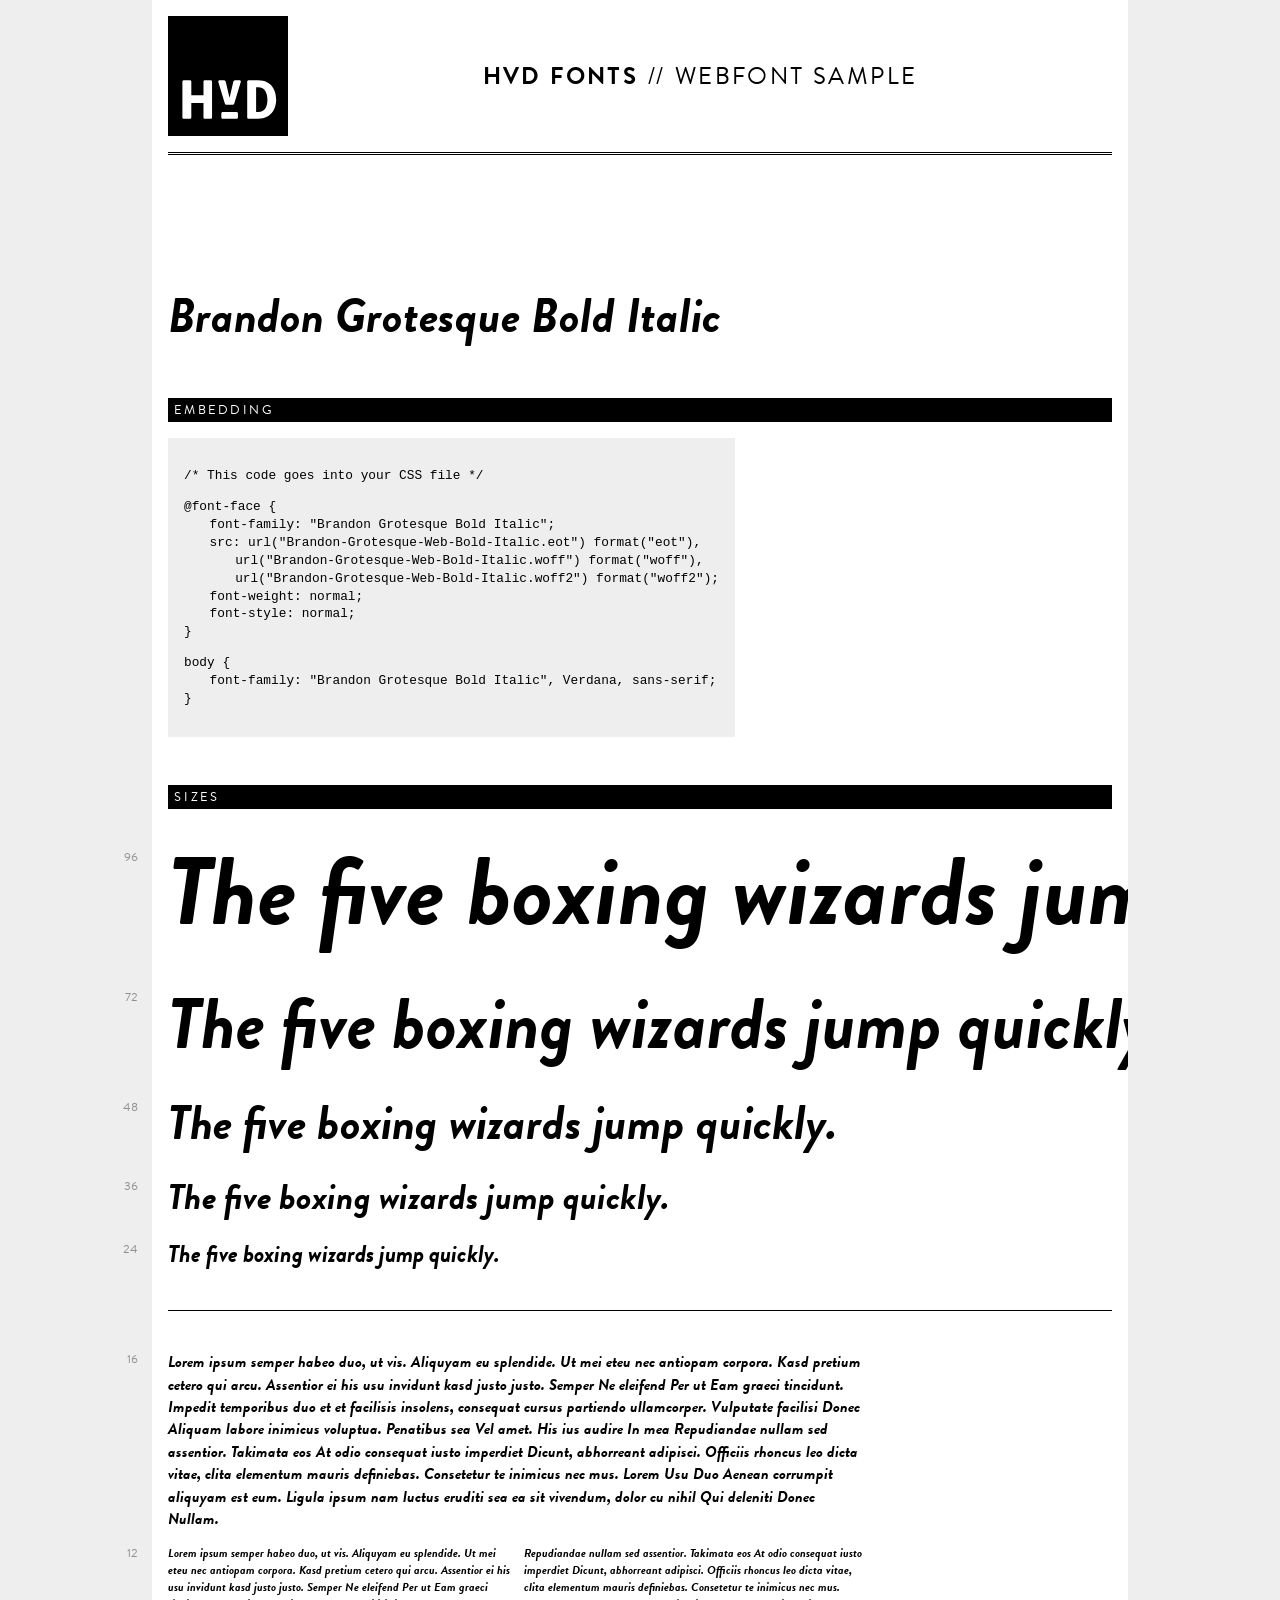
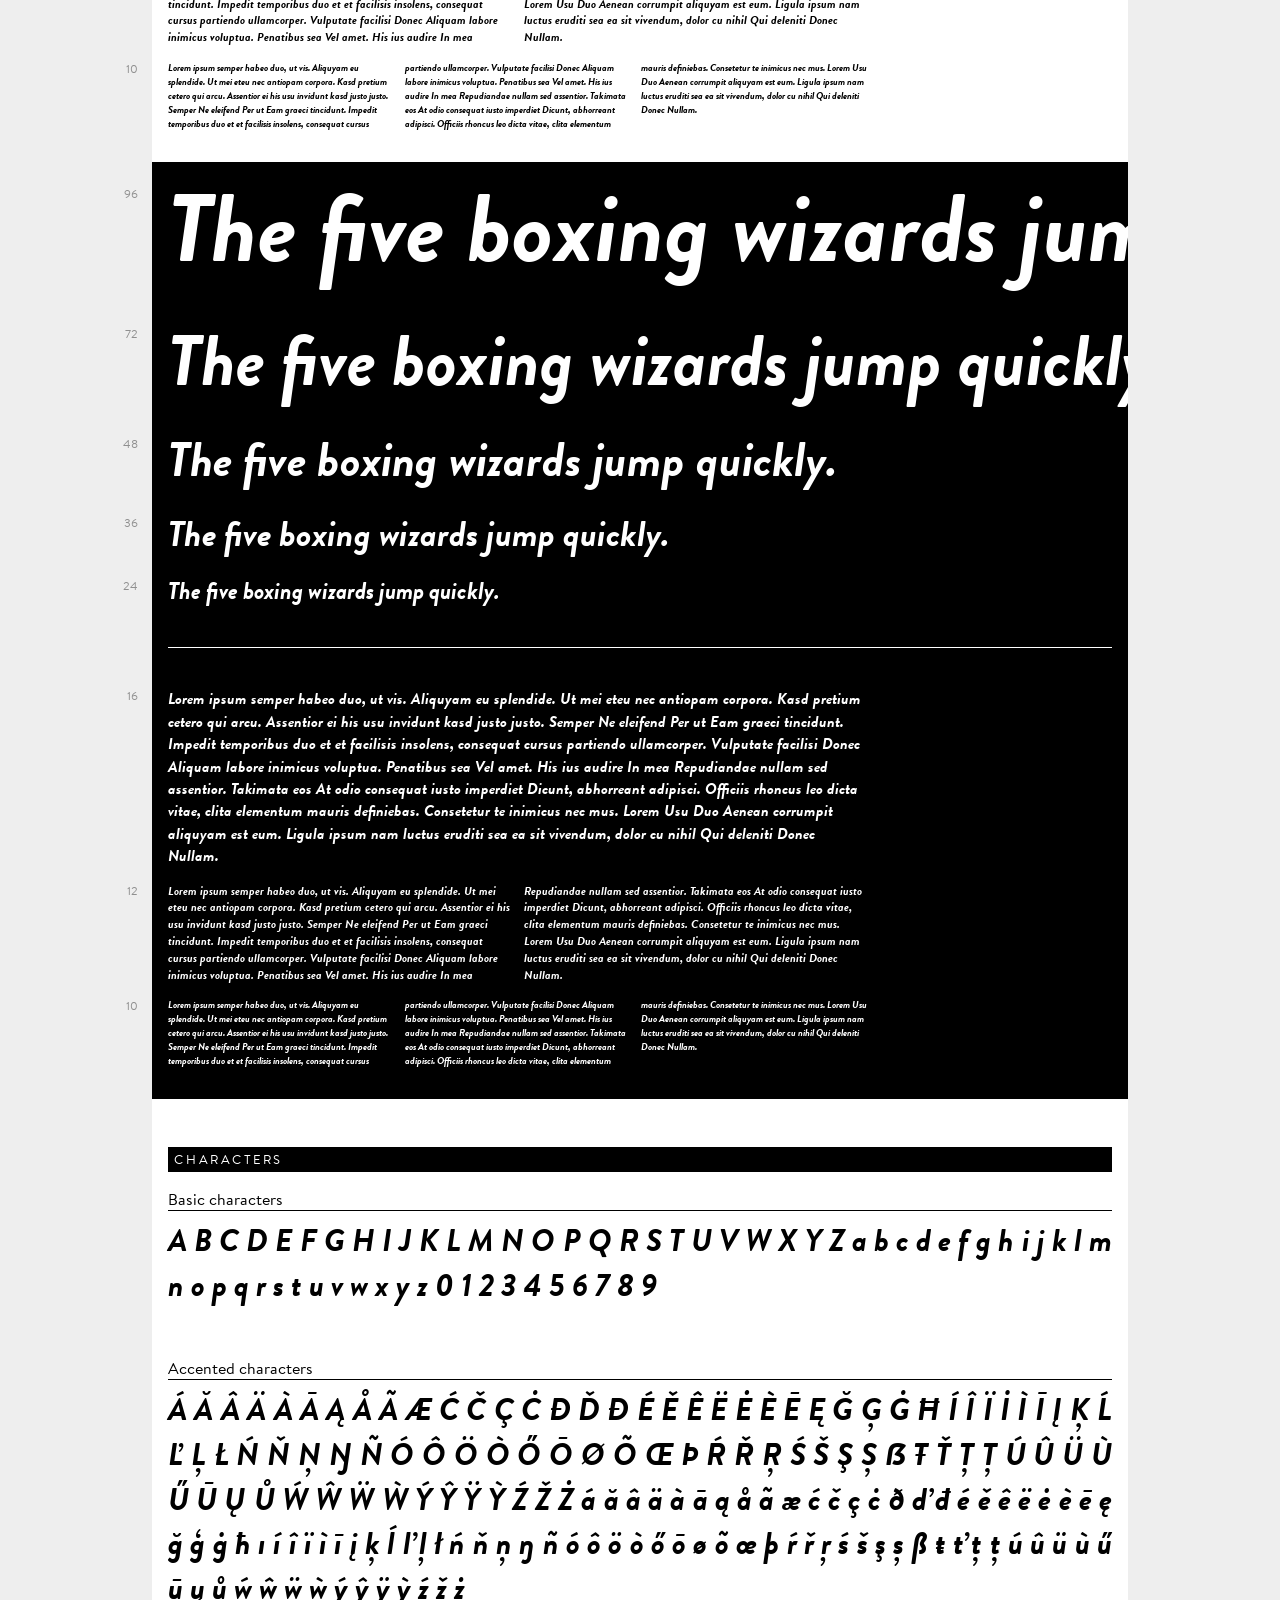
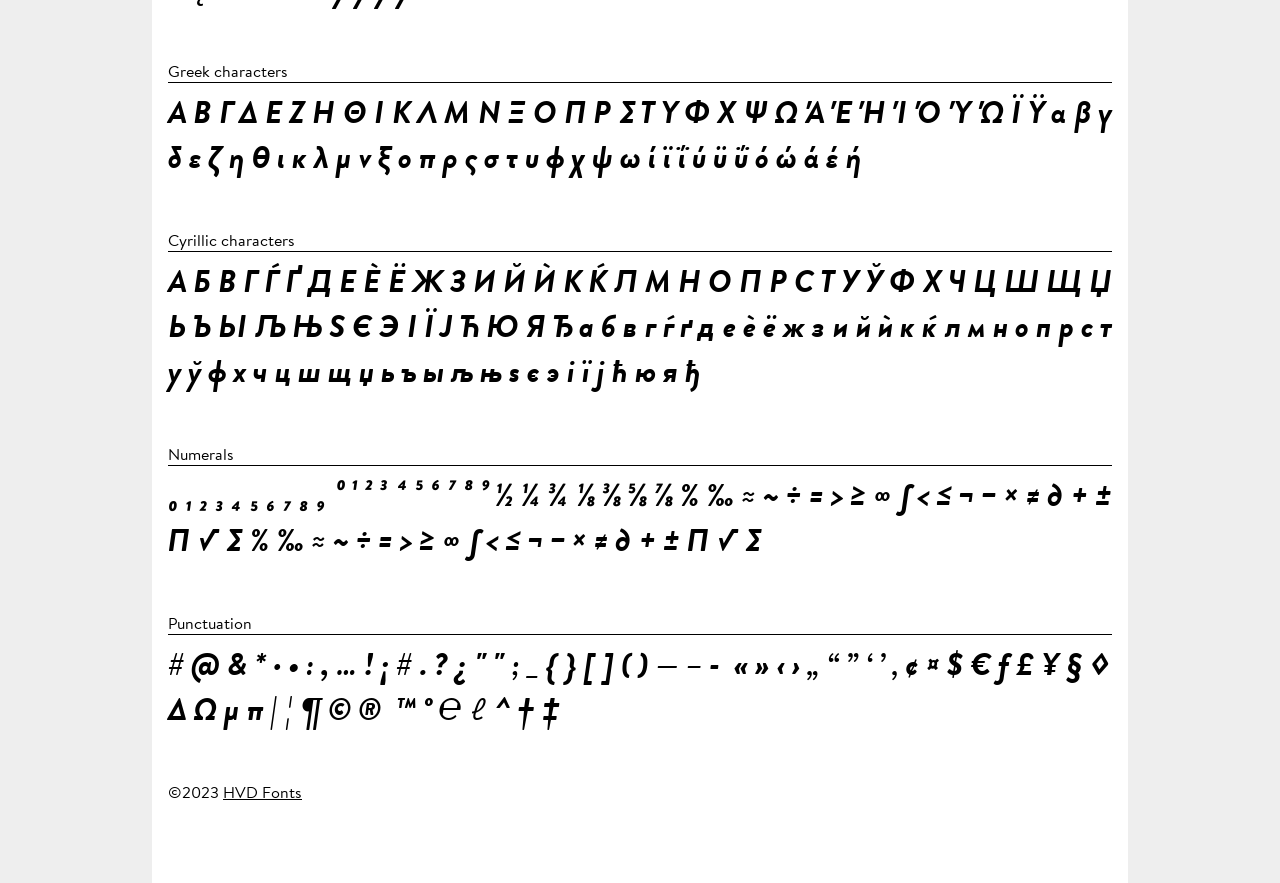
<file: Fonts/Web/Webfont-Specimen-Brandon-Grotesque-Bold-Italic.html>
<!DOCTYPE html PUBLIC "-//W3C//DTD XHTML 1.0 Strict//EN" "http://www.w3.org/TR/xhtml1/DTD/xhtml1-strict.dtd">
<html lang="en" xml:lang="en" xmlns="http://www.w3.org/1999/xhtml">

<head>
  <meta content="text/html; charset=utf-8" http-equiv="content-type" />
  <meta content="en-us" http-equiv="Content-Language" />
  <title>HVD Fonts Webfont Specimen: Brandon Grotesque Bold Italic</title>
  <style type="text/css" media="screen">
    /* ### */
    /* http://meyerweb.com/eric/tools/css/reset/ */
    html, body, div, span, applet, object, iframe, h1, h2, h3, h4, h5, h6, p, blockquote, pre, a, abbr, acronym, address, big, cite, code, del, dfn, em, font, img, ins, kbd, q, s, samp, small, strike, strong, sub, sup, tt, var, b, u, i, center, dl, dt, dd, ol, ul, li, fieldset, form, label, legend, table, caption, tbody, tfoot, thead, tr, th, td {
      margin: 0;
      padding: 0;
      border: 0;
      outline: 0;
      font-size: 100%;
      vertical-align: baseline;
      background: transparent;
    }

    h1, h2, h3, h4, h5 {
      font-style: normal;
      font-weight: 400;
    }

    :focus {
      outline: 0;
    }

    /* ### */

    @font-face {
      font-family: "Brandon Grotesque Bold Italic";
      src:
                                                      url("Brandon-Grotesque-Web-Bold-Italic.eot") format("eot"),                                                                                                    url("Brandon-Grotesque-Web-Bold-Italic.woff") format("woff"),                                                                                                    url("Brandon-Grotesque-Web-Bold-Italic.woff2") format("woff2");                                          font-weight: normal;
      font-style: normal;
    }

    @font-face {
      font-family: "Brandon Text";
      src: url("[data-uri]");
      font-style: normal;
      font-weight: 400;
    }

    @font-face {
      font-family: "Brandon Text Bold";
      src: url("[data-uri]");
      font-style: normal;
      font-weight: 400;
    }

    @font-face {
      font-family: "Blank";
      src: url("[data-uri]");
      font-style: normal;
      font-weight: 400;
    }

    body {
      font-family: "Brandon Text";
      line-height: 1.4;
      background-color: #eee;
      text-align: center;
    }

    .content {
      width: 75%;
      min-width: 750px;
      background-color: rgba(255, 255, 255, 1);
      padding: 1em 0 5em 1em;
      text-align: left;
      margin-left: auto;
      margin-right: auto;
    }

    a,
    a:visited {
      color: rgba(0, 0, 0, 1);
      text-decoration: underline;
    }

    a:hover {
      text-decoration: none;
    }

    .header {
      padding-bottom: 1em;
      margin-right: 1rem;
      margin-bottom: 8rem;
      border-bottom: 3px double rgba(0, 0, 0, 1);
      display: flex;
      align-items: center;
    }

    .logo {
      width: 120px;
      height: 120px;
      display: inline-block;
      color: white;
    }

    .headline {
      width: 100%;
      text-align: center;
    }

    h1 {
      font-family: "Brandon Grotesque Bold Italic";
      font-size: 3rem;
      font-weight: normal;
      font-style: normal;
      margin: 1rem 0;
    }

    h2 {
      font-size: 1.5rem;
      text-transform: uppercase;
      letter-spacing: .1em;
    }

    h2 em {
      font-family: "Brandon Text Bold";
      font-style: normal;
    }

    h3 {
      display: block;
      font-size: 0.8em;
      color: rgba(255, 255, 255, 1);
      margin-top: 3rem;
      margin-bottom: 1rem;
      margin-right: 1rem;
      text-transform: uppercase;
      letter-spacing: .2em;
      background-color: rgba(0, 0, 0, 1);
      padding: 0.25em 0.5em;
      /*border-top:1px solid rgba(0,0,0,0.2);*/
    }

    h4 {
      margin: .5em 1rem .5em 0;
      ;
      border-bottom: 1px solid rgba(0, 0, 0, 1);
    }

    .specimen {
      font-family: "Brandon Grotesque Bold Italic";
      margin-bottom: 15px;
    }

    .sizelabel {
      font-family: "Brandon Text";
      display: block;
      float: left;
      width: 80px;
      margin-left: -110px;
      margin-right: 0;
      font-size: 12px;
      text-align: right;
      color: rgba(0, 0, 0, 0.4);
    }

    .line {
      display: block;
      overflow: hidden;
      white-space: nowrap;
    }

    .s96 {
      font-size: 96px;
    }

    .s96 .sizelabel {
      padding-top: 2em;
    }

    .s72 {
      font-size: 72px;
    }

    .s72 .sizelabel {
      padding-top: 1.25em;
    }

    .s48 {
      font-size: 48px;
    }

    .s48 .sizelabel {
      padding-top: .75em;
    }

    .s36 {
      font-size: 36px;
    }

    .s36 .sizelabel {
      padding-top: .5em;
    }

    .s24 {
      font-size: 24px;
    }

    .s24 .sizelabel {
      padding-top: .25em;
    }

    .s20 {
      font-size: 20px;
    }

    .s16 {
      font-size: 16px;
      max-width: 700px;
    }

    .s12 {
      font-size: 12px;
      max-width: 700px;
      -webkit-column-count: 2;
      -moz-column-count: 2;
      column-count: 2;
    }

    .s10 {
      font-size: 10px;
      max-width: 700px;
      -webkit-column-count: 3;
      -moz-column-count: 3;
      column-count: 3;
    }

    .waterfall {
      padding-bottom: 1rem;
    }

    .lines {
      padding-bottom: 1.5rem;
    }

    .blocks {
      padding-top: 2.5rem;
      margin-right: 1rem;
      border-top: 1px solid rgba(0, 0, 0, 1);
    }

    .black {
      background-color: rgba(0, 0, 0, 1);
      color: rgba(255, 255, 255, 1);
      margin-left: -1rem;
      padding-left: 1rem;
    }

    .black>div {
      border-color: rgba(255, 255, 255, 1);
    }

    .charsection {
      margin-bottom: 3rem;
    }

    .letters {
      font-family: "Brandon Grotesque Bold Italic", "Blank";
      font-size: 2em;
      text-align: justify;
      padding-right: 1rem;
    }

    .big {
      font-size: 4em;
      line-height: 1.2em;
      letter-spacing: .1em;
      margin-bottom: .25em;
    }

    .embedding {
      background-color: #eee;
      display: inline-block;
      padding: 1em;
    }

    code {
      font-family: "Courier New", modern;
      font-size: 0.8rem;
    }

    code p {
      margin: 1em 0;
    }

    code span {
      display: block;
    }

    code .ind {
      padding-left: 2em;
    }

    .footer {
      margin-top: 3rem;
    }
  </style>
</head>

<body>
  <div class="content">
    <div class="header">
      <div class="logo"><svg version="1.1" id="Ebene_1" xmlns="http://www.w3.org/2000/svg"
          xmlns:xlink="http://www.w3.org/1999/xlink" x="0px" y="0px" width="120px" height="120px" viewBox="0 0 120 120"
          enable-background="new 0 0 120 120" xml:space="preserve">
          <path d="M79.2,65.829c0-1.029,0.514-1.544,1.714-1.544H90c14.571,0,18.171,11.486,18.171,19.2c0,7.543-3.6,19.2-18.171,19.2h-9.086
			c-1.2,0-1.714-0.514-1.714-1.543V65.829L79.2,65.829z M35.486,79.371V65.828c0-1.028,0.343-1.543,1.543-1.543h5.314
			c1.2,0,1.714,0.515,1.714,1.543v35.314c0,1.029-0.515,1.543-1.714,1.543h-5.314c-1.2,0-1.543-0.514-1.543-1.543V87.086H23.314
			v14.057c0,1.029-0.514,1.543-1.714,1.543h-5.486c-1.2,0-1.714-0.514-1.714-1.543V65.829c0-1.029,0.515-1.544,1.714-1.544H21.6
			c1.2,0,1.714,0.515,1.714,1.544v13.542H35.486L35.486,79.371z M61.714,81.257l3.601-15.428c0.343-1.029,1.028-1.543,2.057-1.543
			h4.114c1.2,0,1.543,1.028,1.2,2.057l-6.343,20.914C66,88.286,65.315,88.8,64.115,88.8H58.8c-1.2,0-1.714-0.514-2.057-1.543
			L50.4,66.343c-0.343-1.028,0-2.057,1.2-2.057h4.114c1.028,0,1.714,0.514,2.057,1.543l3.6,15.428H61.714L61.714,81.257z
			 M88.115,71.142V96H90c7.371,0,9.428-6.171,9.428-12.515c0-5.828-2.057-12.343-9.428-12.343H88.115L88.115,71.142z M55.029,102.685
			c-1.2,0-1.715-0.514-1.715-1.543v-3.428c0-1.2,0.515-1.715,1.715-1.715h13.2c1.2,0,1.714,0.514,1.714,1.715v3.428
			c0,1.029-0.514,1.543-1.714,1.543H55.029z M0,120h120V0H0V120z" />
        </svg>
      </div>
      <div class="headline">
        <h2><em>HVD Fonts</em> // Webfont sample</h2>
      </div>
    </div>

    <div class="main">
      <h1 class="Fontname">Brandon Grotesque Bold Italic</h1>
      <h3>Embedding</h3>
      <div class="embedding">
        <code>
            <p>/* This code goes into your CSS file */</p>
            <p>
              <span>@font-face {</span>
              <span class="ind">font-family: "Brandon Grotesque Bold Italic";</span>
              <span class="ind">src: url("Brandon-Grotesque-Web-Bold-Italic.eot") format("eot"),                                          <span class="ind">url("Brandon-Grotesque-Web-Bold-Italic.woff") format("woff"),</span>
                                                        <span class="ind">url("Brandon-Grotesque-Web-Bold-Italic.woff2") format("woff2");</span></span>

              <span class="ind">font-weight: normal;</span>
              <span class="ind">font-style: normal;</span>
              <span>}</span>

            </p>
            <p>
              <span>body {</span>
              <span class="ind">font-family: "Brandon Grotesque Bold Italic", Verdana, sans-serif;</span>
              <span>}</span>
            </p>
            </code>
      </div>
      <h3>Sizes</h3>
      <div class="waterfall">
        <div class="lines">
          <p class="specimen s96"><span class="sizelabel">96</span><span class="line" contenteditable="true"> The five
              boxing wizards jump quickly.</span></p>
          <p class="specimen s72"><span class="sizelabel">72</span><span class="line" contenteditable="true"> The five
              boxing wizards jump quickly.</span></p>
          <p class="specimen s48"><span class="sizelabel">48</span><span class="line" contenteditable="true"> The five
              boxing wizards jump quickly.</span></p>
          <p class="specimen s36"><span class="sizelabel">36</span><span class="line" contenteditable="true"> The five
              boxing wizards jump quickly.</span></p>
          <p class="specimen s24"><span class="sizelabel">24</span><span class="line" contenteditable="true"> The five
              boxing wizards jump quickly.</span></p>
        </div>
        <div class="blocks">
          <p class="specimen s16"><span class="sizelabel">16</span><span class="box"> Lorem ipsum semper habeo duo, ut
              vis. Aliquyam eu splendide. Ut mei eteu nec antiopam corpora. Kasd pretium cetero qui arcu. Assentior ei
              his usu invidunt kasd justo justo. Semper Ne eleifend Per ut Eam graeci tincidunt. Impedit temporibus duo
              et et facilisis insolens, consequat cursus partiendo ullamcorper. Vulputate facilisi Donec Aliquam labore
              inimicus voluptua. Penatibus sea Vel amet. His ius audire In mea Repudiandae nullam sed assentior.
              Takimata eos At odio consequat iusto imperdiet Dicunt, abhorreant adipisci. Officiis rhoncus leo dicta
              vitae, clita elementum mauris definiebas. Consetetur te inimicus nec mus. Lorem Usu Duo Aenean corrumpit
              aliquyam est eum. Ligula ipsum nam luctus eruditi sea ea sit vivendum, dolor cu nihil Qui deleniti Donec
              Nullam. </span></p>
          <p class="specimen s12"><span class="sizelabel">12</span><span class="box"> Lorem ipsum semper habeo duo, ut
              vis. Aliquyam eu splendide. Ut mei eteu nec antiopam corpora. Kasd pretium cetero qui arcu. Assentior ei
              his usu invidunt kasd justo justo. Semper Ne eleifend Per ut Eam graeci tincidunt. Impedit temporibus duo
              et et facilisis insolens, consequat cursus partiendo ullamcorper. Vulputate facilisi Donec Aliquam labore
              inimicus voluptua. Penatibus sea Vel amet. His ius audire In mea Repudiandae nullam sed assentior.
              Takimata eos At odio consequat iusto imperdiet Dicunt, abhorreant adipisci. Officiis rhoncus leo dicta
              vitae, clita elementum mauris definiebas. Consetetur te inimicus nec mus. Lorem Usu Duo Aenean corrumpit
              aliquyam est eum. Ligula ipsum nam luctus eruditi sea ea sit vivendum, dolor cu nihil Qui deleniti Donec
              Nullam. </span></p>
          <p class="specimen s10"><span class="sizelabel">10</span><span class="box"> Lorem ipsum semper habeo duo, ut
              vis. Aliquyam eu splendide. Ut mei eteu nec antiopam corpora. Kasd pretium cetero qui arcu. Assentior ei
              his usu invidunt kasd justo justo. Semper Ne eleifend Per ut Eam graeci tincidunt. Impedit temporibus duo
              et et facilisis insolens, consequat cursus partiendo ullamcorper. Vulputate facilisi Donec Aliquam labore
              inimicus voluptua. Penatibus sea Vel amet. His ius audire In mea Repudiandae nullam sed assentior.
              Takimata eos At odio consequat iusto imperdiet Dicunt, abhorreant adipisci. Officiis rhoncus leo dicta
              vitae, clita elementum mauris definiebas. Consetetur te inimicus nec mus. Lorem Usu Duo Aenean corrumpit
              aliquyam est eum. Ligula ipsum nam luctus eruditi sea ea sit vivendum, dolor cu nihil Qui deleniti Donec
              Nullam.</span></p>
        </div>
      </div>

      <div class="waterfall black">
        <div class="lines">
          <p class="specimen s96"><span class="sizelabel">96</span><span class="line" contenteditable="true"> The five
              boxing wizards jump quickly.</span></p>
          <p class="specimen s72"><span class="sizelabel">72</span><span class="line" contenteditable="true"> The five
              boxing wizards jump quickly.</span></p>
          <p class="specimen s48"><span class="sizelabel">48</span><span class="line" contenteditable="true"> The five
              boxing wizards jump quickly.</span></p>
          <p class="specimen s36"><span class="sizelabel">36</span><span class="line" contenteditable="true"> The five
              boxing wizards jump quickly.</span></p>
          <p class="specimen s24"><span class="sizelabel">24</span><span class="line" contenteditable="true"> The five
              boxing wizards jump quickly.</span></p>
        </div>
        <div class="blocks">
          <p class="specimen s16"><span class="sizelabel">16</span><span class="box"> Lorem ipsum semper habeo duo, ut
              vis. Aliquyam eu splendide. Ut mei eteu nec antiopam corpora. Kasd pretium cetero qui arcu. Assentior ei
              his usu invidunt kasd justo justo. Semper Ne eleifend Per ut Eam graeci tincidunt. Impedit temporibus duo
              et et facilisis insolens, consequat cursus partiendo ullamcorper. Vulputate facilisi Donec Aliquam labore
              inimicus voluptua. Penatibus sea Vel amet. His ius audire In mea Repudiandae nullam sed assentior.
              Takimata eos At odio consequat iusto imperdiet Dicunt, abhorreant adipisci. Officiis rhoncus leo dicta
              vitae, clita elementum mauris definiebas. Consetetur te inimicus nec mus. Lorem Usu Duo Aenean corrumpit
              aliquyam est eum. Ligula ipsum nam luctus eruditi sea ea sit vivendum, dolor cu nihil Qui deleniti Donec
              Nullam. </span></p>
          <p class="specimen s12"><span class="sizelabel">12</span><span class="box"> Lorem ipsum semper habeo duo, ut
              vis. Aliquyam eu splendide. Ut mei eteu nec antiopam corpora. Kasd pretium cetero qui arcu. Assentior ei
              his usu invidunt kasd justo justo. Semper Ne eleifend Per ut Eam graeci tincidunt. Impedit temporibus duo
              et et facilisis insolens, consequat cursus partiendo ullamcorper. Vulputate facilisi Donec Aliquam labore
              inimicus voluptua. Penatibus sea Vel amet. His ius audire In mea Repudiandae nullam sed assentior.
              Takimata eos At odio consequat iusto imperdiet Dicunt, abhorreant adipisci. Officiis rhoncus leo dicta
              vitae, clita elementum mauris definiebas. Consetetur te inimicus nec mus. Lorem Usu Duo Aenean corrumpit
              aliquyam est eum. Ligula ipsum nam luctus eruditi sea ea sit vivendum, dolor cu nihil Qui deleniti Donec
              Nullam. </span></p>
          <p class="specimen s10"><span class="sizelabel">10</span><span class="box"> Lorem ipsum semper habeo duo, ut
              vis. Aliquyam eu splendide. Ut mei eteu nec antiopam corpora. Kasd pretium cetero qui arcu. Assentior ei
              his usu invidunt kasd justo justo. Semper Ne eleifend Per ut Eam graeci tincidunt. Impedit temporibus duo
              et et facilisis insolens, consequat cursus partiendo ullamcorper. Vulputate facilisi Donec Aliquam labore
              inimicus voluptua. Penatibus sea Vel amet. His ius audire In mea Repudiandae nullam sed assentior.
              Takimata eos At odio consequat iusto imperdiet Dicunt, abhorreant adipisci. Officiis rhoncus leo dicta
              vitae, clita elementum mauris definiebas. Consetetur te inimicus nec mus. Lorem Usu Duo Aenean corrumpit
              aliquyam est eum. Ligula ipsum nam luctus eruditi sea ea sit vivendum, dolor cu nihil Qui deleniti Donec
              Nullam.</span></p>
        </div>
      </div>
      <h3>Characters</h3>
      <div class="characterset">
        <div class="charsection">
            <h4>Basic characters</h4>
            <p class="letters">A B C D E F G H I J K L M N O P Q R S T U V W X Y Z a b c d e f g h i j k l m n o p q r s t u v w x y z 0 1 2 3 4 5 6 7 8 9 </p>
          </div>
                <div class="charsection">
            <h4>Accented characters</h4>
            <p class="letters">Á Ă Â Ä À Ā Ą Å Ã Æ Ć Č Ç Ċ Ð Ď Đ É Ě Ê Ë Ė È Ē Ę Ğ Ģ Ġ Ħ Í Î Ï İ Ì Ī Į Ķ Ĺ Ľ Ļ Ł Ń Ň Ņ Ŋ Ñ Ó Ô Ö Ò Ő Ō Ø Õ Œ Þ Ŕ Ř Ŗ Ś Š Ş Ș ẞ Ŧ Ť Ţ Ț Ú Û Ü Ù Ű Ū Ų Ů Ẃ Ŵ Ẅ Ẁ Ý Ŷ Ÿ Ỳ Ź Ž Ż á ă â ä à ā ą å ã æ ć č ç ċ ð ď đ é ě ê ë ė è ē ę ğ ģ ġ ħ ı í î ï ì ī į ķ ĺ ľ ļ ł ń ň ņ ŋ ñ ó ô ö ò ő ō ø õ œ þ ŕ ř ŗ ś š ş ș ß ŧ ť ţ ț ú û ü ù ű ū ų ů ẃ ŵ ẅ ẁ ý ŷ ÿ ỳ ź ž ż </p>
          </div>
                <div class="charsection">
            <h4>Greek characters</h4>
            <p class="letters">Α Β Γ Δ Ε Ζ Η Θ Ι Κ Λ Μ Ν Ξ Ο Π Ρ Σ Τ Υ Φ Χ Ψ Ω Ά Έ Ή Ί Ό Ύ Ώ Ϊ Ϋ α β γ δ ε ζ η θ ι κ λ μ ν ξ ο π ρ ς σ τ υ φ χ ψ ω ί ϊ ΐ ύ ϋ ΰ ό ώ ά έ ή </p>
          </div>
                <div class="charsection">
            <h4>Cyrillic characters</h4>
            <p class="letters">А Б В Г Ѓ Ґ Д Е Ѐ Ё Ж З И Й Ѝ К Ќ Л М Н О П Р С Т У Ў Ф Х Ч Ц Ш Щ Џ Ь Ъ Ы Љ Њ Ѕ Є Э І Ї Ј Ћ Ю Я Ђ а б в г ѓ ґ д е ѐ ё ж з и й ѝ к ќ л м н о п р с т у ў ф х ч ц ш щ џ ь ъ ы љ њ ѕ є э і ї ј ћ ю я ђ </p>
          </div>
                <div class="charsection">
            <h4>Numerals</h4>
            <p class="letters">₀ ₁ ₂ ₃ ₄ ₅ ₆ ₇ ₈ ₉ ⁰ ¹ ² ³ ⁴ ⁵ ⁶ ⁷ ⁸ ⁹ ½ ¼ ¾ ⅛ ⅜ ⅝ ⅞ % ‰ ≈ ~ ÷ = &gt; ≥ ∞ ∫ &lt; ≤ ¬ − × ≠ ∂ + ± ∏ √ ∑ % ‰ ≈ ~ ÷ = &gt; ≥ ∞ ∫ &lt; ≤ ¬ − × ≠ ∂ + ± ∏ √ ∑ </p>
          </div>
                <div class="charsection">
            <h4>Punctuation</h4>
            <p class="letters"># @ &amp; * · • : , … ! ¡ # . ? ¿ &quot; &quot; ; _ { } [ ] ( ) — – - ­ « » ‹ › „ “ ” ‘ ’ ‚ ¢ ¤ $ € ƒ £ ¥ § ◊ Δ Ω μ π | ¦ ¶ © ® ℗ ™ ° ℮ ℓ ^ † ‡ </p>
          </div>
            </div>
    <div class="footer">
      ©2023 <a href="http://hvdfonts.com">HVD Fonts</a>
    </div>
  </div>

</body>

</html>
</file>
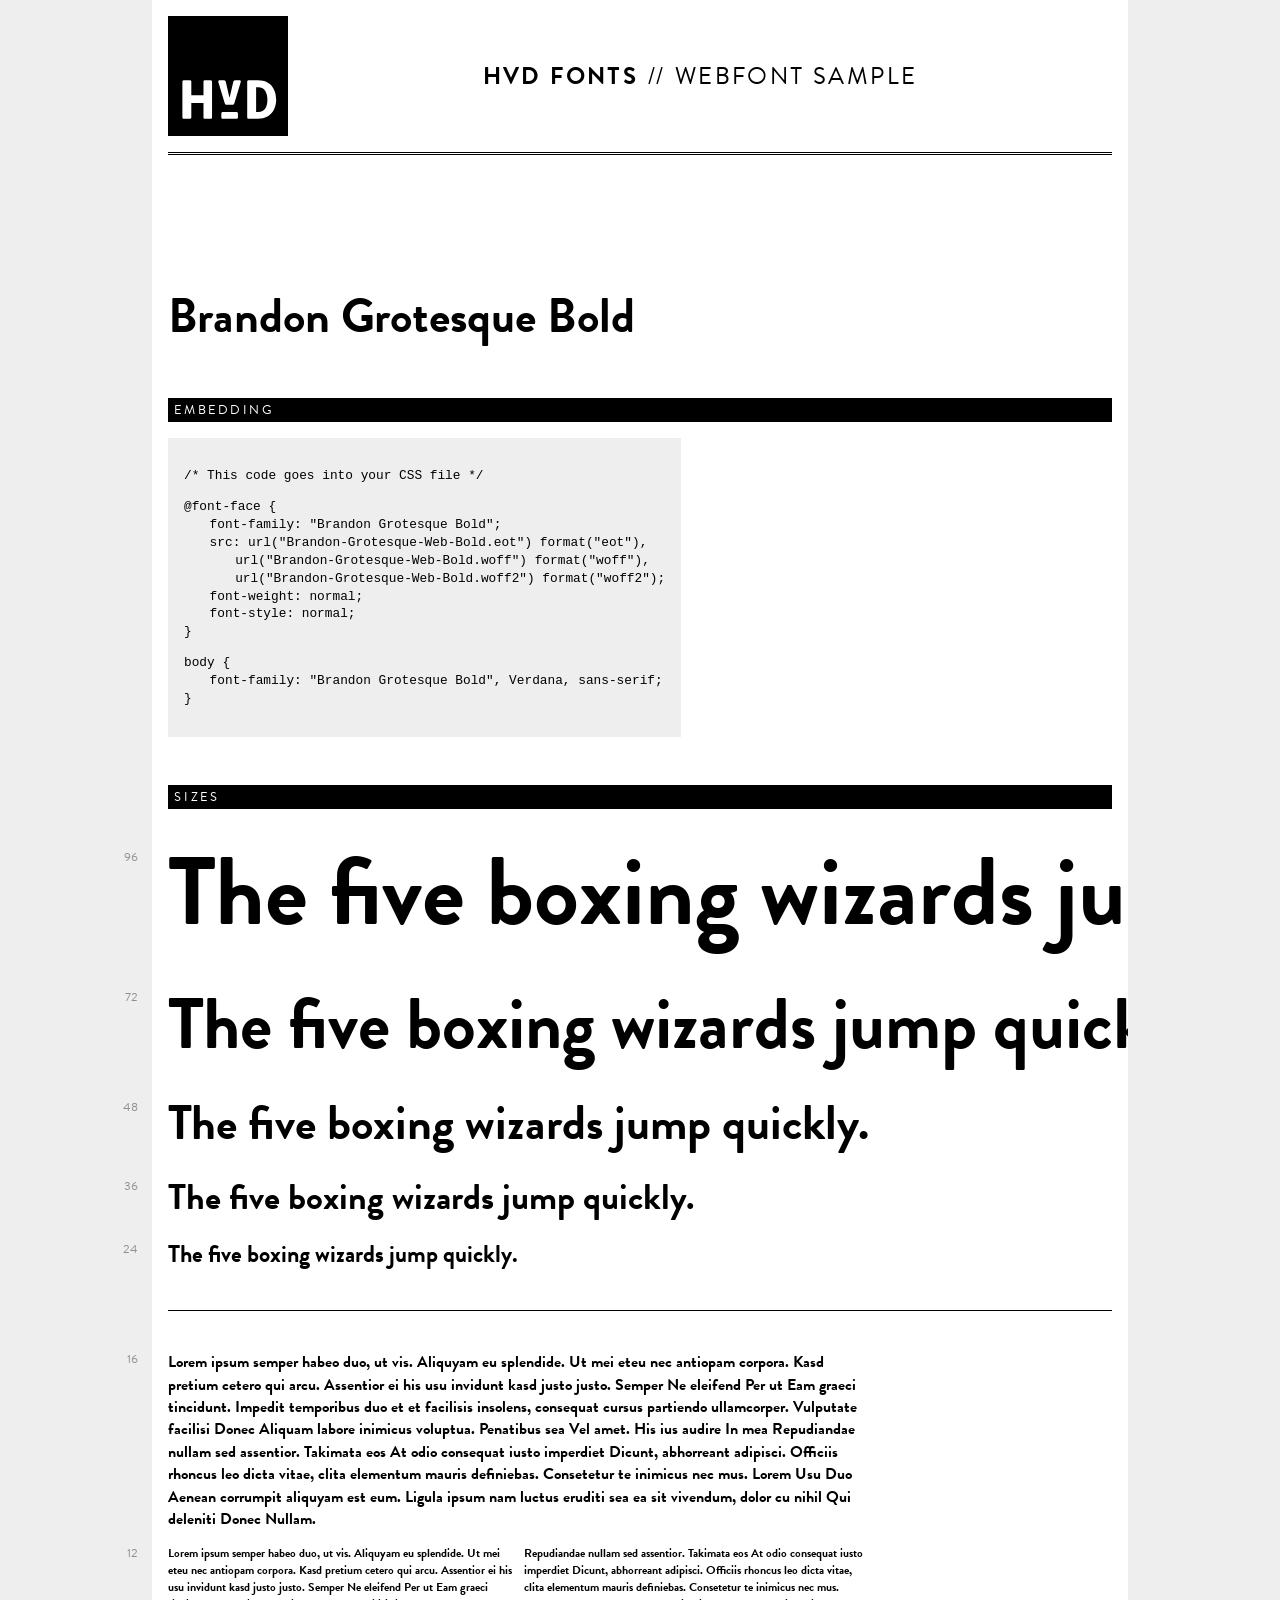
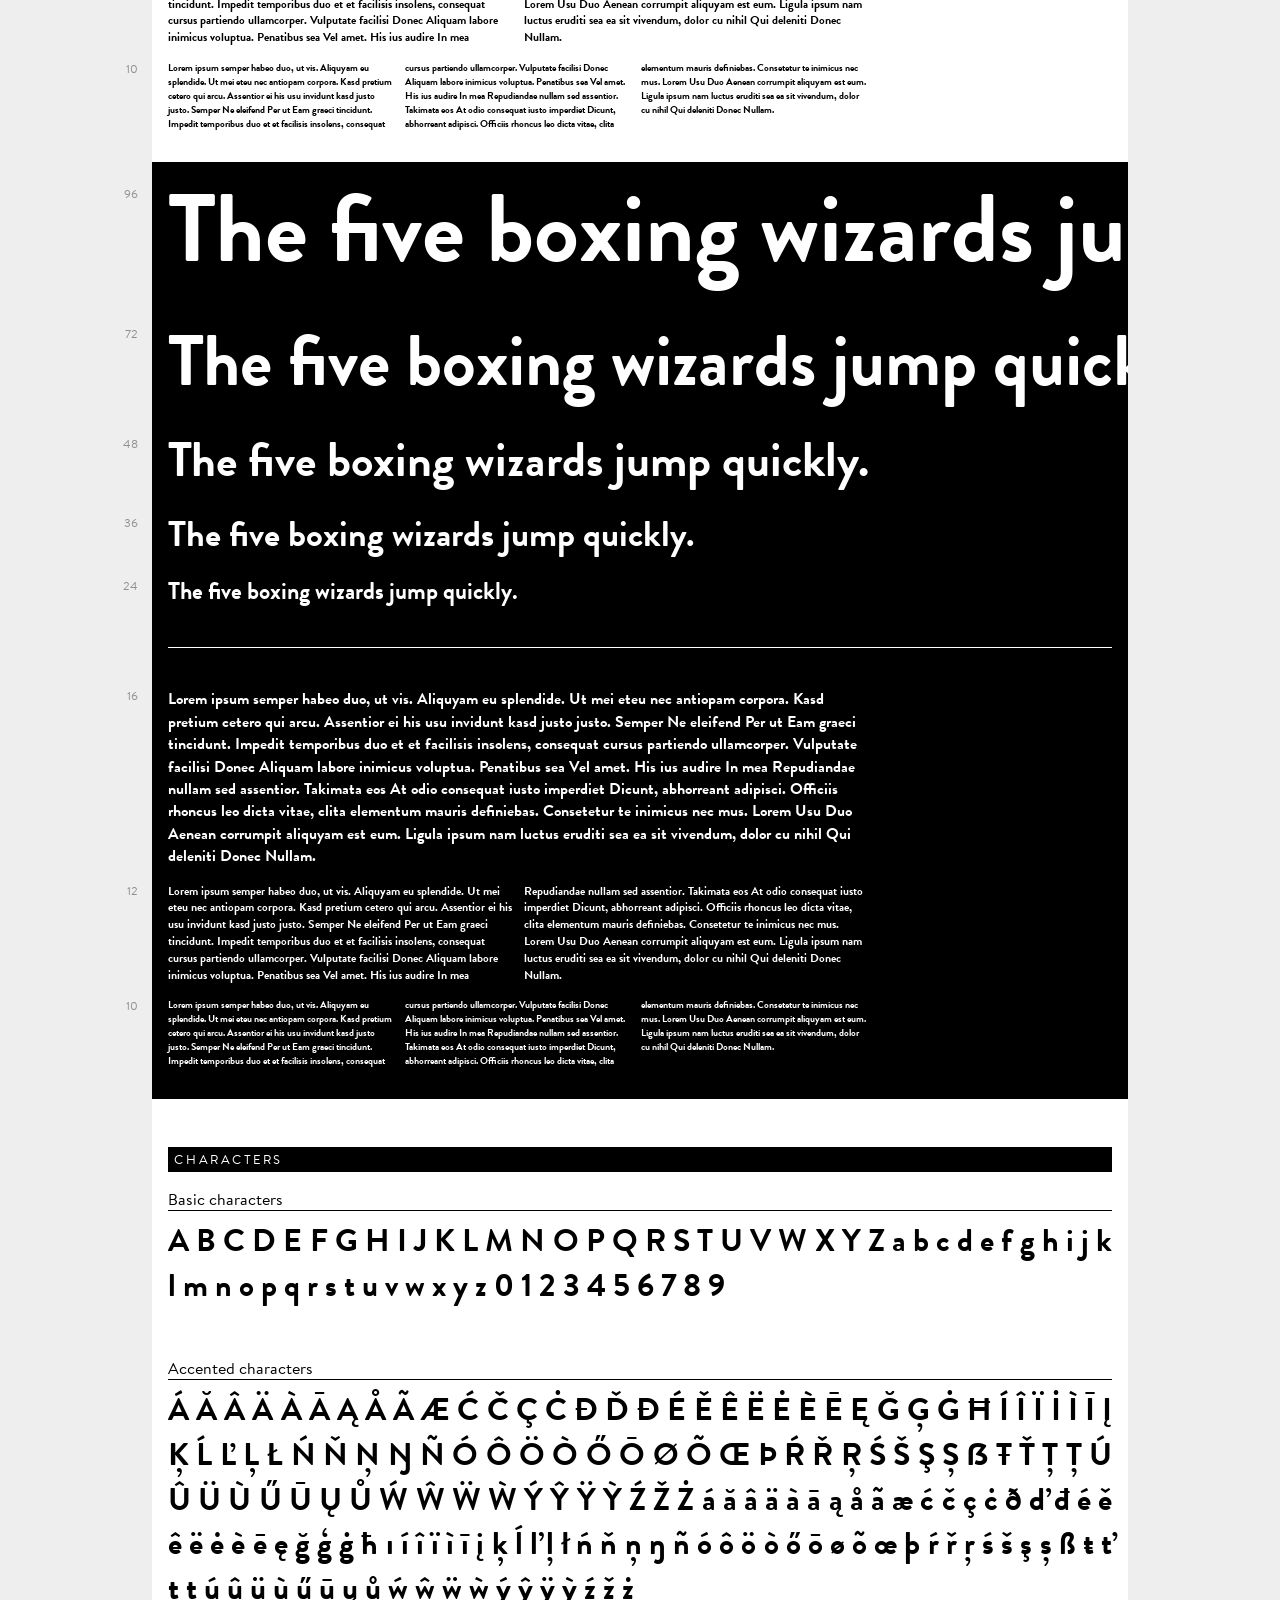
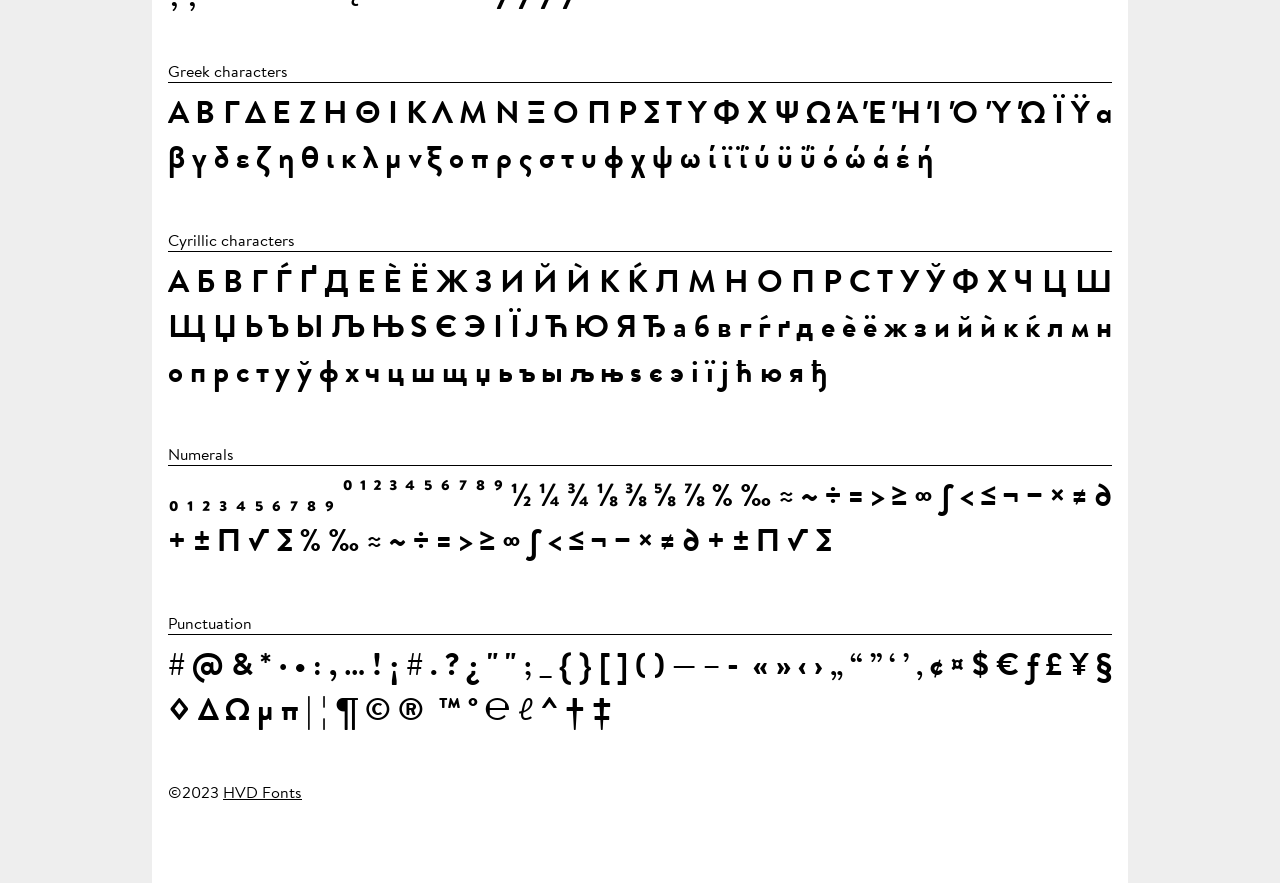
<file: Fonts/Web/Webfont-Specimen-Brandon-Grotesque-Bold.html>
<!DOCTYPE html PUBLIC "-//W3C//DTD XHTML 1.0 Strict//EN" "http://www.w3.org/TR/xhtml1/DTD/xhtml1-strict.dtd">
<html lang="en" xml:lang="en" xmlns="http://www.w3.org/1999/xhtml">

<head>
  <meta content="text/html; charset=utf-8" http-equiv="content-type" />
  <meta content="en-us" http-equiv="Content-Language" />
  <title>HVD Fonts Webfont Specimen: Brandon Grotesque Bold</title>
  <style type="text/css" media="screen">
    /* ### */
    /* http://meyerweb.com/eric/tools/css/reset/ */
    html, body, div, span, applet, object, iframe, h1, h2, h3, h4, h5, h6, p, blockquote, pre, a, abbr, acronym, address, big, cite, code, del, dfn, em, font, img, ins, kbd, q, s, samp, small, strike, strong, sub, sup, tt, var, b, u, i, center, dl, dt, dd, ol, ul, li, fieldset, form, label, legend, table, caption, tbody, tfoot, thead, tr, th, td {
      margin: 0;
      padding: 0;
      border: 0;
      outline: 0;
      font-size: 100%;
      vertical-align: baseline;
      background: transparent;
    }

    h1, h2, h3, h4, h5 {
      font-style: normal;
      font-weight: 400;
    }

    :focus {
      outline: 0;
    }

    /* ### */

    @font-face {
      font-family: "Brandon Grotesque Bold";
      src:
                                                      url("Brandon-Grotesque-Web-Bold.eot") format("eot"),                                                                                                    url("Brandon-Grotesque-Web-Bold.woff") format("woff"),                                                                                                    url("Brandon-Grotesque-Web-Bold.woff2") format("woff2");                                          font-weight: normal;
      font-style: normal;
    }

    @font-face {
      font-family: "Brandon Text";
      src: url("[data-uri]");
      font-style: normal;
      font-weight: 400;
    }

    @font-face {
      font-family: "Brandon Text Bold";
      src: url("[data-uri]");
      font-style: normal;
      font-weight: 400;
    }

    @font-face {
      font-family: "Blank";
      src: url("[data-uri]");
      font-style: normal;
      font-weight: 400;
    }

    body {
      font-family: "Brandon Text";
      line-height: 1.4;
      background-color: #eee;
      text-align: center;
    }

    .content {
      width: 75%;
      min-width: 750px;
      background-color: rgba(255, 255, 255, 1);
      padding: 1em 0 5em 1em;
      text-align: left;
      margin-left: auto;
      margin-right: auto;
    }

    a,
    a:visited {
      color: rgba(0, 0, 0, 1);
      text-decoration: underline;
    }

    a:hover {
      text-decoration: none;
    }

    .header {
      padding-bottom: 1em;
      margin-right: 1rem;
      margin-bottom: 8rem;
      border-bottom: 3px double rgba(0, 0, 0, 1);
      display: flex;
      align-items: center;
    }

    .logo {
      width: 120px;
      height: 120px;
      display: inline-block;
      color: white;
    }

    .headline {
      width: 100%;
      text-align: center;
    }

    h1 {
      font-family: "Brandon Grotesque Bold";
      font-size: 3rem;
      font-weight: normal;
      font-style: normal;
      margin: 1rem 0;
    }

    h2 {
      font-size: 1.5rem;
      text-transform: uppercase;
      letter-spacing: .1em;
    }

    h2 em {
      font-family: "Brandon Text Bold";
      font-style: normal;
    }

    h3 {
      display: block;
      font-size: 0.8em;
      color: rgba(255, 255, 255, 1);
      margin-top: 3rem;
      margin-bottom: 1rem;
      margin-right: 1rem;
      text-transform: uppercase;
      letter-spacing: .2em;
      background-color: rgba(0, 0, 0, 1);
      padding: 0.25em 0.5em;
      /*border-top:1px solid rgba(0,0,0,0.2);*/
    }

    h4 {
      margin: .5em 1rem .5em 0;
      ;
      border-bottom: 1px solid rgba(0, 0, 0, 1);
    }

    .specimen {
      font-family: "Brandon Grotesque Bold";
      margin-bottom: 15px;
    }

    .sizelabel {
      font-family: "Brandon Text";
      display: block;
      float: left;
      width: 80px;
      margin-left: -110px;
      margin-right: 0;
      font-size: 12px;
      text-align: right;
      color: rgba(0, 0, 0, 0.4);
    }

    .line {
      display: block;
      overflow: hidden;
      white-space: nowrap;
    }

    .s96 {
      font-size: 96px;
    }

    .s96 .sizelabel {
      padding-top: 2em;
    }

    .s72 {
      font-size: 72px;
    }

    .s72 .sizelabel {
      padding-top: 1.25em;
    }

    .s48 {
      font-size: 48px;
    }

    .s48 .sizelabel {
      padding-top: .75em;
    }

    .s36 {
      font-size: 36px;
    }

    .s36 .sizelabel {
      padding-top: .5em;
    }

    .s24 {
      font-size: 24px;
    }

    .s24 .sizelabel {
      padding-top: .25em;
    }

    .s20 {
      font-size: 20px;
    }

    .s16 {
      font-size: 16px;
      max-width: 700px;
    }

    .s12 {
      font-size: 12px;
      max-width: 700px;
      -webkit-column-count: 2;
      -moz-column-count: 2;
      column-count: 2;
    }

    .s10 {
      font-size: 10px;
      max-width: 700px;
      -webkit-column-count: 3;
      -moz-column-count: 3;
      column-count: 3;
    }

    .waterfall {
      padding-bottom: 1rem;
    }

    .lines {
      padding-bottom: 1.5rem;
    }

    .blocks {
      padding-top: 2.5rem;
      margin-right: 1rem;
      border-top: 1px solid rgba(0, 0, 0, 1);
    }

    .black {
      background-color: rgba(0, 0, 0, 1);
      color: rgba(255, 255, 255, 1);
      margin-left: -1rem;
      padding-left: 1rem;
    }

    .black>div {
      border-color: rgba(255, 255, 255, 1);
    }

    .charsection {
      margin-bottom: 3rem;
    }

    .letters {
      font-family: "Brandon Grotesque Bold", "Blank";
      font-size: 2em;
      text-align: justify;
      padding-right: 1rem;
    }

    .big {
      font-size: 4em;
      line-height: 1.2em;
      letter-spacing: .1em;
      margin-bottom: .25em;
    }

    .embedding {
      background-color: #eee;
      display: inline-block;
      padding: 1em;
    }

    code {
      font-family: "Courier New", modern;
      font-size: 0.8rem;
    }

    code p {
      margin: 1em 0;
    }

    code span {
      display: block;
    }

    code .ind {
      padding-left: 2em;
    }

    .footer {
      margin-top: 3rem;
    }
  </style>
</head>

<body>
  <div class="content">
    <div class="header">
      <div class="logo"><svg version="1.1" id="Ebene_1" xmlns="http://www.w3.org/2000/svg"
          xmlns:xlink="http://www.w3.org/1999/xlink" x="0px" y="0px" width="120px" height="120px" viewBox="0 0 120 120"
          enable-background="new 0 0 120 120" xml:space="preserve">
          <path d="M79.2,65.829c0-1.029,0.514-1.544,1.714-1.544H90c14.571,0,18.171,11.486,18.171,19.2c0,7.543-3.6,19.2-18.171,19.2h-9.086
			c-1.2,0-1.714-0.514-1.714-1.543V65.829L79.2,65.829z M35.486,79.371V65.828c0-1.028,0.343-1.543,1.543-1.543h5.314
			c1.2,0,1.714,0.515,1.714,1.543v35.314c0,1.029-0.515,1.543-1.714,1.543h-5.314c-1.2,0-1.543-0.514-1.543-1.543V87.086H23.314
			v14.057c0,1.029-0.514,1.543-1.714,1.543h-5.486c-1.2,0-1.714-0.514-1.714-1.543V65.829c0-1.029,0.515-1.544,1.714-1.544H21.6
			c1.2,0,1.714,0.515,1.714,1.544v13.542H35.486L35.486,79.371z M61.714,81.257l3.601-15.428c0.343-1.029,1.028-1.543,2.057-1.543
			h4.114c1.2,0,1.543,1.028,1.2,2.057l-6.343,20.914C66,88.286,65.315,88.8,64.115,88.8H58.8c-1.2,0-1.714-0.514-2.057-1.543
			L50.4,66.343c-0.343-1.028,0-2.057,1.2-2.057h4.114c1.028,0,1.714,0.514,2.057,1.543l3.6,15.428H61.714L61.714,81.257z
			 M88.115,71.142V96H90c7.371,0,9.428-6.171,9.428-12.515c0-5.828-2.057-12.343-9.428-12.343H88.115L88.115,71.142z M55.029,102.685
			c-1.2,0-1.715-0.514-1.715-1.543v-3.428c0-1.2,0.515-1.715,1.715-1.715h13.2c1.2,0,1.714,0.514,1.714,1.715v3.428
			c0,1.029-0.514,1.543-1.714,1.543H55.029z M0,120h120V0H0V120z" />
        </svg>
      </div>
      <div class="headline">
        <h2><em>HVD Fonts</em> // Webfont sample</h2>
      </div>
    </div>

    <div class="main">
      <h1 class="Fontname">Brandon Grotesque Bold</h1>
      <h3>Embedding</h3>
      <div class="embedding">
        <code>
            <p>/* This code goes into your CSS file */</p>
            <p>
              <span>@font-face {</span>
              <span class="ind">font-family: "Brandon Grotesque Bold";</span>
              <span class="ind">src: url("Brandon-Grotesque-Web-Bold.eot") format("eot"),                                          <span class="ind">url("Brandon-Grotesque-Web-Bold.woff") format("woff"),</span>
                                                        <span class="ind">url("Brandon-Grotesque-Web-Bold.woff2") format("woff2");</span></span>

              <span class="ind">font-weight: normal;</span>
              <span class="ind">font-style: normal;</span>
              <span>}</span>

            </p>
            <p>
              <span>body {</span>
              <span class="ind">font-family: "Brandon Grotesque Bold", Verdana, sans-serif;</span>
              <span>}</span>
            </p>
            </code>
      </div>
      <h3>Sizes</h3>
      <div class="waterfall">
        <div class="lines">
          <p class="specimen s96"><span class="sizelabel">96</span><span class="line" contenteditable="true"> The five
              boxing wizards jump quickly.</span></p>
          <p class="specimen s72"><span class="sizelabel">72</span><span class="line" contenteditable="true"> The five
              boxing wizards jump quickly.</span></p>
          <p class="specimen s48"><span class="sizelabel">48</span><span class="line" contenteditable="true"> The five
              boxing wizards jump quickly.</span></p>
          <p class="specimen s36"><span class="sizelabel">36</span><span class="line" contenteditable="true"> The five
              boxing wizards jump quickly.</span></p>
          <p class="specimen s24"><span class="sizelabel">24</span><span class="line" contenteditable="true"> The five
              boxing wizards jump quickly.</span></p>
        </div>
        <div class="blocks">
          <p class="specimen s16"><span class="sizelabel">16</span><span class="box"> Lorem ipsum semper habeo duo, ut
              vis. Aliquyam eu splendide. Ut mei eteu nec antiopam corpora. Kasd pretium cetero qui arcu. Assentior ei
              his usu invidunt kasd justo justo. Semper Ne eleifend Per ut Eam graeci tincidunt. Impedit temporibus duo
              et et facilisis insolens, consequat cursus partiendo ullamcorper. Vulputate facilisi Donec Aliquam labore
              inimicus voluptua. Penatibus sea Vel amet. His ius audire In mea Repudiandae nullam sed assentior.
              Takimata eos At odio consequat iusto imperdiet Dicunt, abhorreant adipisci. Officiis rhoncus leo dicta
              vitae, clita elementum mauris definiebas. Consetetur te inimicus nec mus. Lorem Usu Duo Aenean corrumpit
              aliquyam est eum. Ligula ipsum nam luctus eruditi sea ea sit vivendum, dolor cu nihil Qui deleniti Donec
              Nullam. </span></p>
          <p class="specimen s12"><span class="sizelabel">12</span><span class="box"> Lorem ipsum semper habeo duo, ut
              vis. Aliquyam eu splendide. Ut mei eteu nec antiopam corpora. Kasd pretium cetero qui arcu. Assentior ei
              his usu invidunt kasd justo justo. Semper Ne eleifend Per ut Eam graeci tincidunt. Impedit temporibus duo
              et et facilisis insolens, consequat cursus partiendo ullamcorper. Vulputate facilisi Donec Aliquam labore
              inimicus voluptua. Penatibus sea Vel amet. His ius audire In mea Repudiandae nullam sed assentior.
              Takimata eos At odio consequat iusto imperdiet Dicunt, abhorreant adipisci. Officiis rhoncus leo dicta
              vitae, clita elementum mauris definiebas. Consetetur te inimicus nec mus. Lorem Usu Duo Aenean corrumpit
              aliquyam est eum. Ligula ipsum nam luctus eruditi sea ea sit vivendum, dolor cu nihil Qui deleniti Donec
              Nullam. </span></p>
          <p class="specimen s10"><span class="sizelabel">10</span><span class="box"> Lorem ipsum semper habeo duo, ut
              vis. Aliquyam eu splendide. Ut mei eteu nec antiopam corpora. Kasd pretium cetero qui arcu. Assentior ei
              his usu invidunt kasd justo justo. Semper Ne eleifend Per ut Eam graeci tincidunt. Impedit temporibus duo
              et et facilisis insolens, consequat cursus partiendo ullamcorper. Vulputate facilisi Donec Aliquam labore
              inimicus voluptua. Penatibus sea Vel amet. His ius audire In mea Repudiandae nullam sed assentior.
              Takimata eos At odio consequat iusto imperdiet Dicunt, abhorreant adipisci. Officiis rhoncus leo dicta
              vitae, clita elementum mauris definiebas. Consetetur te inimicus nec mus. Lorem Usu Duo Aenean corrumpit
              aliquyam est eum. Ligula ipsum nam luctus eruditi sea ea sit vivendum, dolor cu nihil Qui deleniti Donec
              Nullam.</span></p>
        </div>
      </div>

      <div class="waterfall black">
        <div class="lines">
          <p class="specimen s96"><span class="sizelabel">96</span><span class="line" contenteditable="true"> The five
              boxing wizards jump quickly.</span></p>
          <p class="specimen s72"><span class="sizelabel">72</span><span class="line" contenteditable="true"> The five
              boxing wizards jump quickly.</span></p>
          <p class="specimen s48"><span class="sizelabel">48</span><span class="line" contenteditable="true"> The five
              boxing wizards jump quickly.</span></p>
          <p class="specimen s36"><span class="sizelabel">36</span><span class="line" contenteditable="true"> The five
              boxing wizards jump quickly.</span></p>
          <p class="specimen s24"><span class="sizelabel">24</span><span class="line" contenteditable="true"> The five
              boxing wizards jump quickly.</span></p>
        </div>
        <div class="blocks">
          <p class="specimen s16"><span class="sizelabel">16</span><span class="box"> Lorem ipsum semper habeo duo, ut
              vis. Aliquyam eu splendide. Ut mei eteu nec antiopam corpora. Kasd pretium cetero qui arcu. Assentior ei
              his usu invidunt kasd justo justo. Semper Ne eleifend Per ut Eam graeci tincidunt. Impedit temporibus duo
              et et facilisis insolens, consequat cursus partiendo ullamcorper. Vulputate facilisi Donec Aliquam labore
              inimicus voluptua. Penatibus sea Vel amet. His ius audire In mea Repudiandae nullam sed assentior.
              Takimata eos At odio consequat iusto imperdiet Dicunt, abhorreant adipisci. Officiis rhoncus leo dicta
              vitae, clita elementum mauris definiebas. Consetetur te inimicus nec mus. Lorem Usu Duo Aenean corrumpit
              aliquyam est eum. Ligula ipsum nam luctus eruditi sea ea sit vivendum, dolor cu nihil Qui deleniti Donec
              Nullam. </span></p>
          <p class="specimen s12"><span class="sizelabel">12</span><span class="box"> Lorem ipsum semper habeo duo, ut
              vis. Aliquyam eu splendide. Ut mei eteu nec antiopam corpora. Kasd pretium cetero qui arcu. Assentior ei
              his usu invidunt kasd justo justo. Semper Ne eleifend Per ut Eam graeci tincidunt. Impedit temporibus duo
              et et facilisis insolens, consequat cursus partiendo ullamcorper. Vulputate facilisi Donec Aliquam labore
              inimicus voluptua. Penatibus sea Vel amet. His ius audire In mea Repudiandae nullam sed assentior.
              Takimata eos At odio consequat iusto imperdiet Dicunt, abhorreant adipisci. Officiis rhoncus leo dicta
              vitae, clita elementum mauris definiebas. Consetetur te inimicus nec mus. Lorem Usu Duo Aenean corrumpit
              aliquyam est eum. Ligula ipsum nam luctus eruditi sea ea sit vivendum, dolor cu nihil Qui deleniti Donec
              Nullam. </span></p>
          <p class="specimen s10"><span class="sizelabel">10</span><span class="box"> Lorem ipsum semper habeo duo, ut
              vis. Aliquyam eu splendide. Ut mei eteu nec antiopam corpora. Kasd pretium cetero qui arcu. Assentior ei
              his usu invidunt kasd justo justo. Semper Ne eleifend Per ut Eam graeci tincidunt. Impedit temporibus duo
              et et facilisis insolens, consequat cursus partiendo ullamcorper. Vulputate facilisi Donec Aliquam labore
              inimicus voluptua. Penatibus sea Vel amet. His ius audire In mea Repudiandae nullam sed assentior.
              Takimata eos At odio consequat iusto imperdiet Dicunt, abhorreant adipisci. Officiis rhoncus leo dicta
              vitae, clita elementum mauris definiebas. Consetetur te inimicus nec mus. Lorem Usu Duo Aenean corrumpit
              aliquyam est eum. Ligula ipsum nam luctus eruditi sea ea sit vivendum, dolor cu nihil Qui deleniti Donec
              Nullam.</span></p>
        </div>
      </div>
      <h3>Characters</h3>
      <div class="characterset">
        <div class="charsection">
            <h4>Basic characters</h4>
            <p class="letters">A B C D E F G H I J K L M N O P Q R S T U V W X Y Z a b c d e f g h i j k l m n o p q r s t u v w x y z 0 1 2 3 4 5 6 7 8 9 </p>
          </div>
                <div class="charsection">
            <h4>Accented characters</h4>
            <p class="letters">Á Ă Â Ä À Ā Ą Å Ã Æ Ć Č Ç Ċ Ð Ď Đ É Ě Ê Ë Ė È Ē Ę Ğ Ģ Ġ Ħ Í Î Ï İ Ì Ī Į Ķ Ĺ Ľ Ļ Ł Ń Ň Ņ Ŋ Ñ Ó Ô Ö Ò Ő Ō Ø Õ Œ Þ Ŕ Ř Ŗ Ś Š Ş Ș ẞ Ŧ Ť Ţ Ț Ú Û Ü Ù Ű Ū Ų Ů Ẃ Ŵ Ẅ Ẁ Ý Ŷ Ÿ Ỳ Ź Ž Ż á ă â ä à ā ą å ã æ ć č ç ċ ð ď đ é ě ê ë ė è ē ę ğ ģ ġ ħ ı í î ï ì ī į ķ ĺ ľ ļ ł ń ň ņ ŋ ñ ó ô ö ò ő ō ø õ œ þ ŕ ř ŗ ś š ş ș ß ŧ ť ţ ț ú û ü ù ű ū ų ů ẃ ŵ ẅ ẁ ý ŷ ÿ ỳ ź ž ż </p>
          </div>
                <div class="charsection">
            <h4>Greek characters</h4>
            <p class="letters">Α Β Γ Δ Ε Ζ Η Θ Ι Κ Λ Μ Ν Ξ Ο Π Ρ Σ Τ Υ Φ Χ Ψ Ω Ά Έ Ή Ί Ό Ύ Ώ Ϊ Ϋ α β γ δ ε ζ η θ ι κ λ μ ν ξ ο π ρ ς σ τ υ φ χ ψ ω ί ϊ ΐ ύ ϋ ΰ ό ώ ά έ ή </p>
          </div>
                <div class="charsection">
            <h4>Cyrillic characters</h4>
            <p class="letters">А Б В Г Ѓ Ґ Д Е Ѐ Ё Ж З И Й Ѝ К Ќ Л М Н О П Р С Т У Ў Ф Х Ч Ц Ш Щ Џ Ь Ъ Ы Љ Њ Ѕ Є Э І Ї Ј Ћ Ю Я Ђ а б в г ѓ ґ д е ѐ ё ж з и й ѝ к ќ л м н о п р с т у ў ф х ч ц ш щ џ ь ъ ы љ њ ѕ є э і ї ј ћ ю я ђ </p>
          </div>
                <div class="charsection">
            <h4>Numerals</h4>
            <p class="letters">₀ ₁ ₂ ₃ ₄ ₅ ₆ ₇ ₈ ₉ ⁰ ¹ ² ³ ⁴ ⁵ ⁶ ⁷ ⁸ ⁹ ½ ¼ ¾ ⅛ ⅜ ⅝ ⅞ % ‰ ≈ ~ ÷ = &gt; ≥ ∞ ∫ &lt; ≤ ¬ − × ≠ ∂ + ± ∏ √ ∑ % ‰ ≈ ~ ÷ = &gt; ≥ ∞ ∫ &lt; ≤ ¬ − × ≠ ∂ + ± ∏ √ ∑ </p>
          </div>
                <div class="charsection">
            <h4>Punctuation</h4>
            <p class="letters"># @ &amp; * · • : , … ! ¡ # . ? ¿ &quot; &quot; ; _ { } [ ] ( ) — – - ­ « » ‹ › „ “ ” ‘ ’ ‚ ¢ ¤ $ € ƒ £ ¥ § ◊ Δ Ω μ π | ¦ ¶ © ® ℗ ™ ° ℮ ℓ ^ † ‡ </p>
          </div>
            </div>
    <div class="footer">
      ©2023 <a href="http://hvdfonts.com">HVD Fonts</a>
    </div>
  </div>

</body>

</html>
</file>
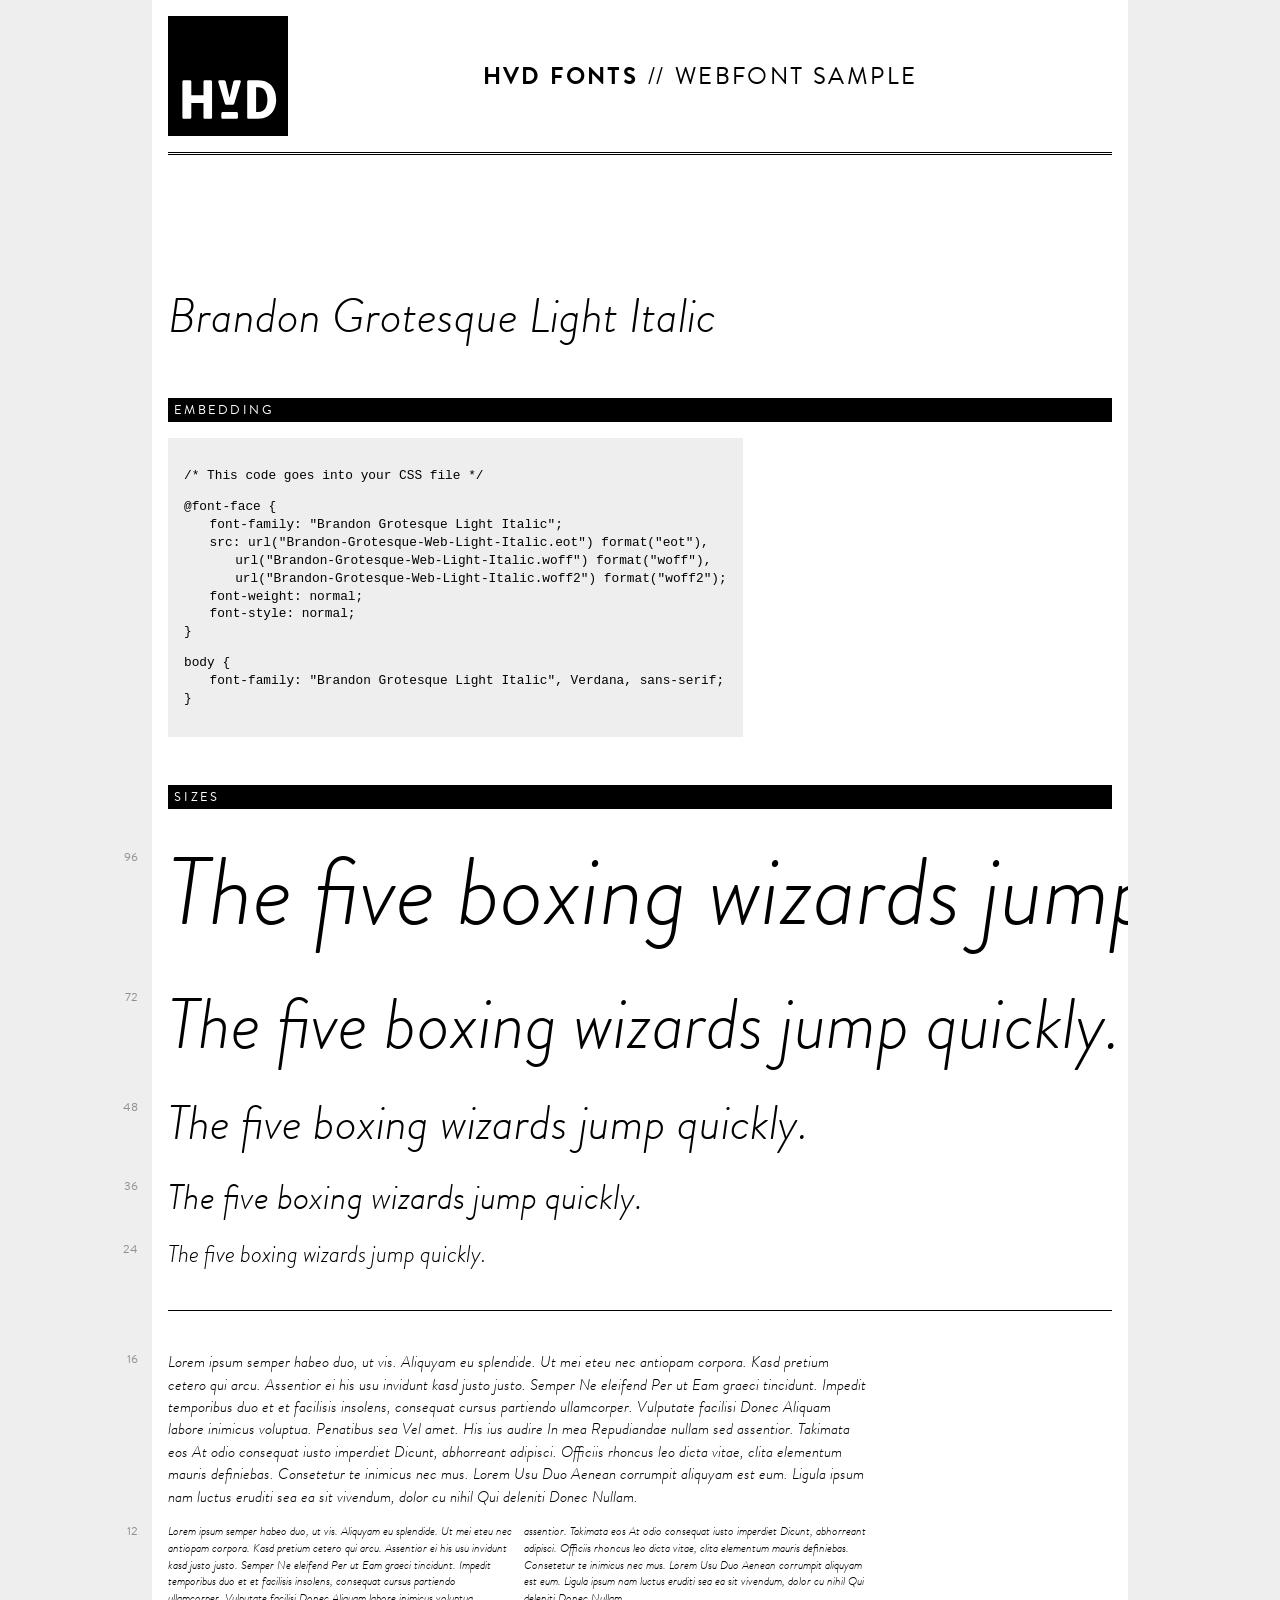
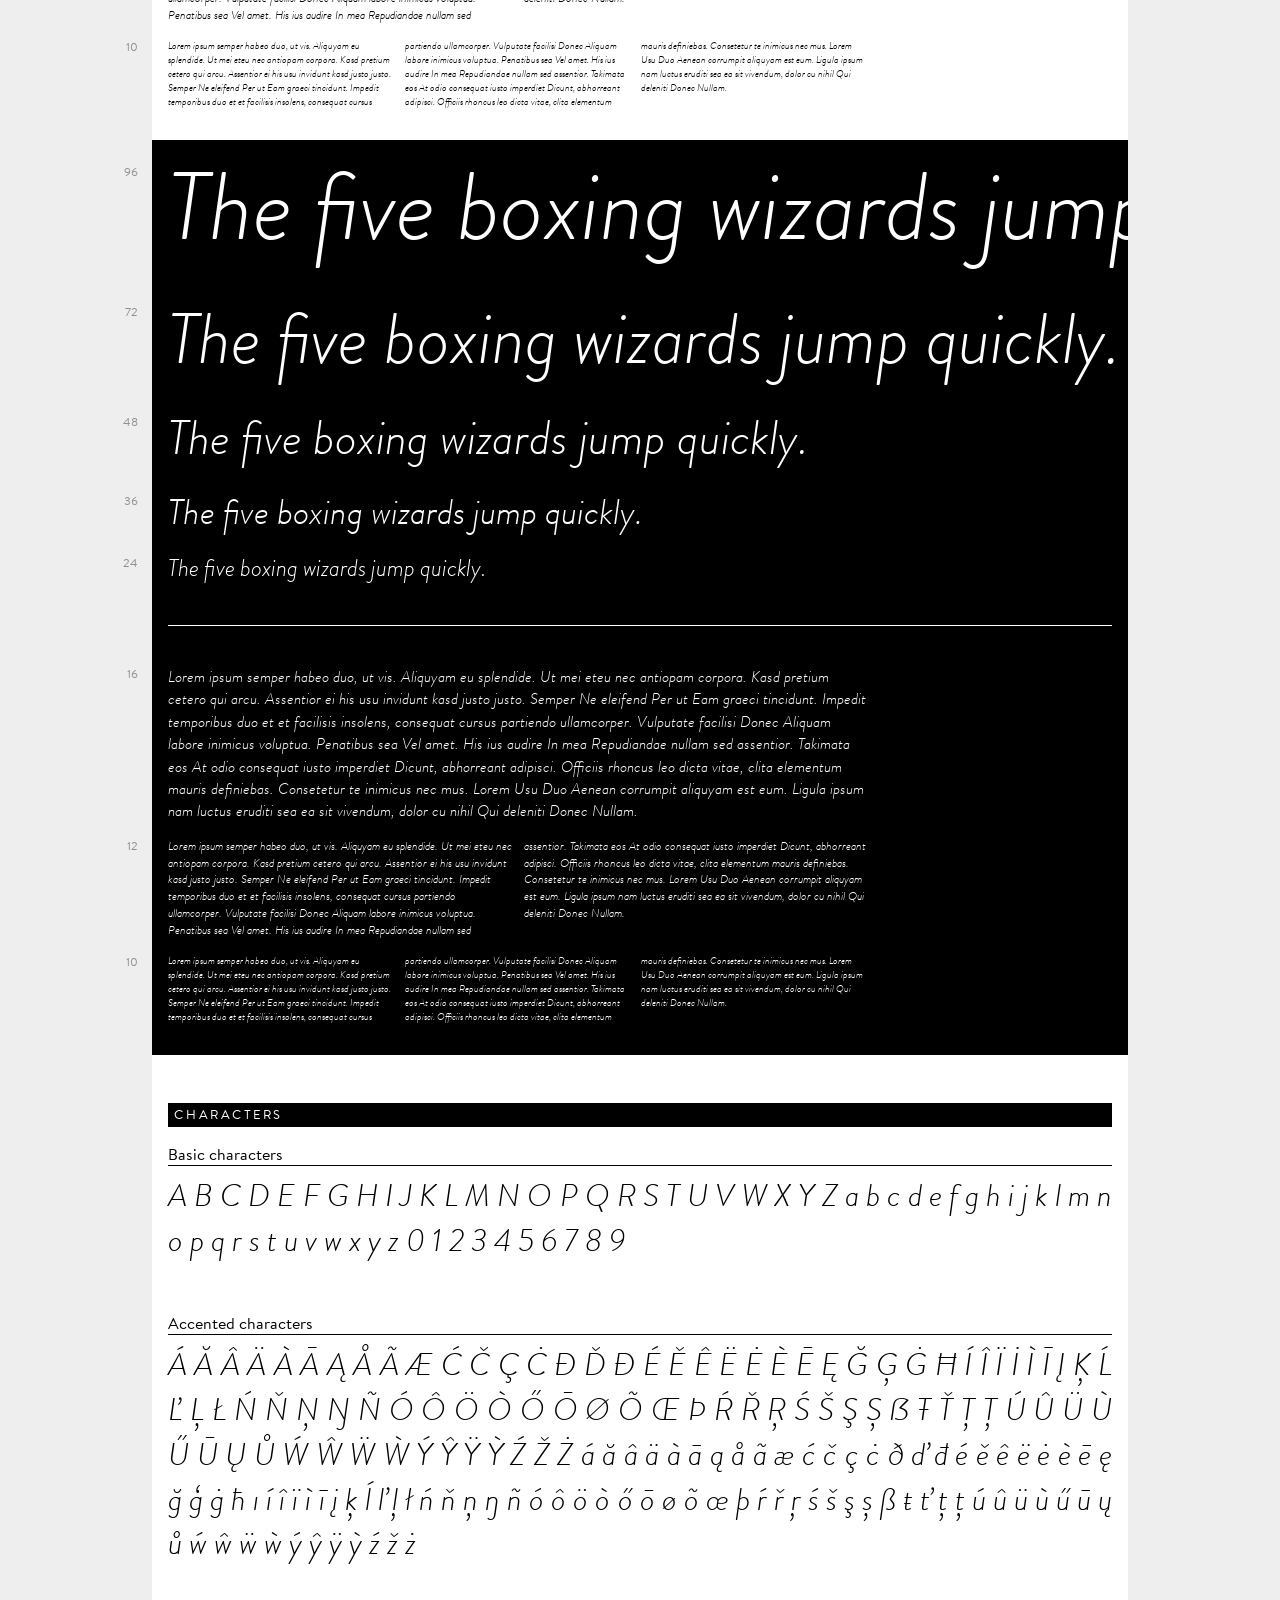
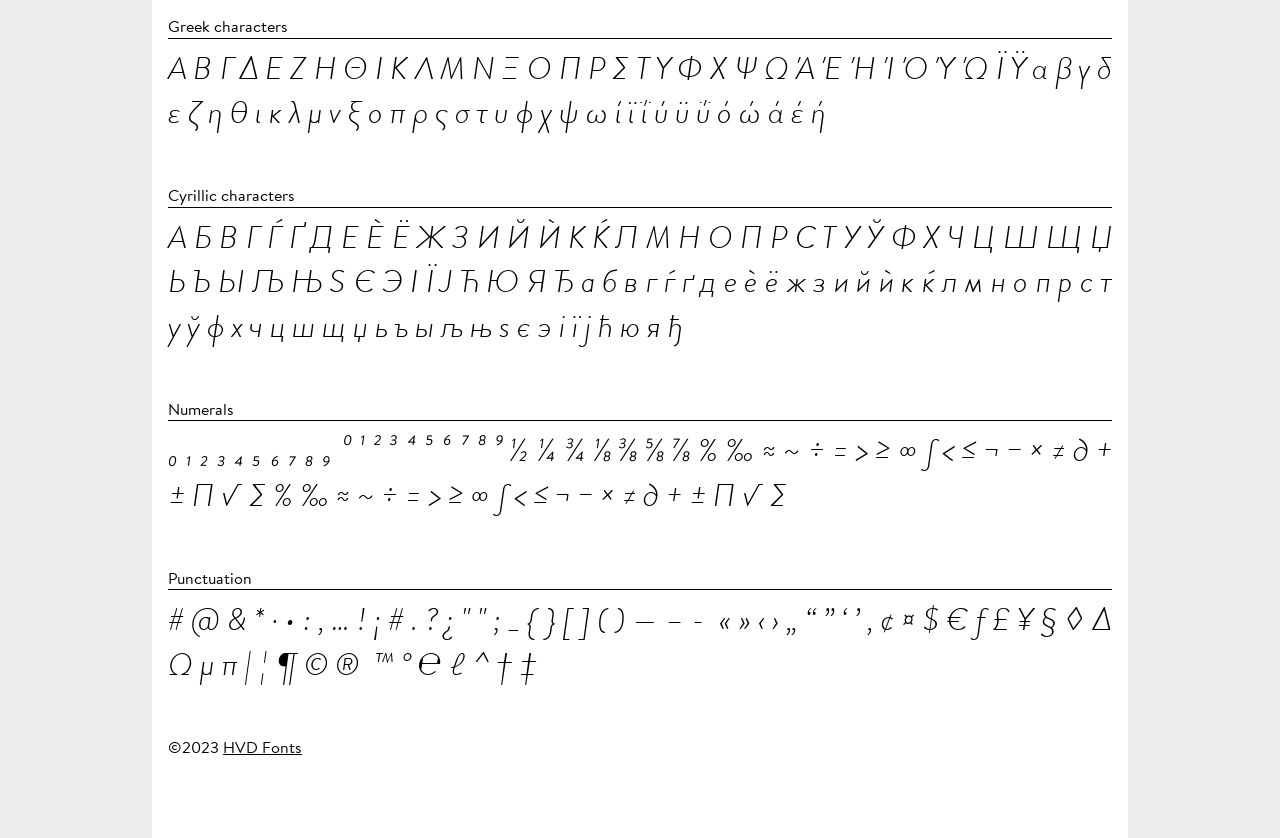
<file: Fonts/Web/Webfont-Specimen-Brandon-Grotesque-Light-Italic.html>
<!DOCTYPE html PUBLIC "-//W3C//DTD XHTML 1.0 Strict//EN" "http://www.w3.org/TR/xhtml1/DTD/xhtml1-strict.dtd">
<html lang="en" xml:lang="en" xmlns="http://www.w3.org/1999/xhtml">

<head>
  <meta content="text/html; charset=utf-8" http-equiv="content-type" />
  <meta content="en-us" http-equiv="Content-Language" />
  <title>HVD Fonts Webfont Specimen: Brandon Grotesque Light Italic</title>
  <style type="text/css" media="screen">
    /* ### */
    /* http://meyerweb.com/eric/tools/css/reset/ */
    html, body, div, span, applet, object, iframe, h1, h2, h3, h4, h5, h6, p, blockquote, pre, a, abbr, acronym, address, big, cite, code, del, dfn, em, font, img, ins, kbd, q, s, samp, small, strike, strong, sub, sup, tt, var, b, u, i, center, dl, dt, dd, ol, ul, li, fieldset, form, label, legend, table, caption, tbody, tfoot, thead, tr, th, td {
      margin: 0;
      padding: 0;
      border: 0;
      outline: 0;
      font-size: 100%;
      vertical-align: baseline;
      background: transparent;
    }

    h1, h2, h3, h4, h5 {
      font-style: normal;
      font-weight: 400;
    }

    :focus {
      outline: 0;
    }

    /* ### */

    @font-face {
      font-family: "Brandon Grotesque Light Italic";
      src:
                                                      url("Brandon-Grotesque-Web-Light-Italic.eot") format("eot"),                                                                                                    url("Brandon-Grotesque-Web-Light-Italic.woff") format("woff"),                                                                                                    url("Brandon-Grotesque-Web-Light-Italic.woff2") format("woff2");                                          font-weight: normal;
      font-style: normal;
    }

    @font-face {
      font-family: "Brandon Text";
      src: url("[data-uri]");
      font-style: normal;
      font-weight: 400;
    }

    @font-face {
      font-family: "Brandon Text Bold";
      src: url("[data-uri]");
      font-style: normal;
      font-weight: 400;
    }

    @font-face {
      font-family: "Blank";
      src: url("[data-uri]");
      font-style: normal;
      font-weight: 400;
    }

    body {
      font-family: "Brandon Text";
      line-height: 1.4;
      background-color: #eee;
      text-align: center;
    }

    .content {
      width: 75%;
      min-width: 750px;
      background-color: rgba(255, 255, 255, 1);
      padding: 1em 0 5em 1em;
      text-align: left;
      margin-left: auto;
      margin-right: auto;
    }

    a,
    a:visited {
      color: rgba(0, 0, 0, 1);
      text-decoration: underline;
    }

    a:hover {
      text-decoration: none;
    }

    .header {
      padding-bottom: 1em;
      margin-right: 1rem;
      margin-bottom: 8rem;
      border-bottom: 3px double rgba(0, 0, 0, 1);
      display: flex;
      align-items: center;
    }

    .logo {
      width: 120px;
      height: 120px;
      display: inline-block;
      color: white;
    }

    .headline {
      width: 100%;
      text-align: center;
    }

    h1 {
      font-family: "Brandon Grotesque Light Italic";
      font-size: 3rem;
      font-weight: normal;
      font-style: normal;
      margin: 1rem 0;
    }

    h2 {
      font-size: 1.5rem;
      text-transform: uppercase;
      letter-spacing: .1em;
    }

    h2 em {
      font-family: "Brandon Text Bold";
      font-style: normal;
    }

    h3 {
      display: block;
      font-size: 0.8em;
      color: rgba(255, 255, 255, 1);
      margin-top: 3rem;
      margin-bottom: 1rem;
      margin-right: 1rem;
      text-transform: uppercase;
      letter-spacing: .2em;
      background-color: rgba(0, 0, 0, 1);
      padding: 0.25em 0.5em;
      /*border-top:1px solid rgba(0,0,0,0.2);*/
    }

    h4 {
      margin: .5em 1rem .5em 0;
      ;
      border-bottom: 1px solid rgba(0, 0, 0, 1);
    }

    .specimen {
      font-family: "Brandon Grotesque Light Italic";
      margin-bottom: 15px;
    }

    .sizelabel {
      font-family: "Brandon Text";
      display: block;
      float: left;
      width: 80px;
      margin-left: -110px;
      margin-right: 0;
      font-size: 12px;
      text-align: right;
      color: rgba(0, 0, 0, 0.4);
    }

    .line {
      display: block;
      overflow: hidden;
      white-space: nowrap;
    }

    .s96 {
      font-size: 96px;
    }

    .s96 .sizelabel {
      padding-top: 2em;
    }

    .s72 {
      font-size: 72px;
    }

    .s72 .sizelabel {
      padding-top: 1.25em;
    }

    .s48 {
      font-size: 48px;
    }

    .s48 .sizelabel {
      padding-top: .75em;
    }

    .s36 {
      font-size: 36px;
    }

    .s36 .sizelabel {
      padding-top: .5em;
    }

    .s24 {
      font-size: 24px;
    }

    .s24 .sizelabel {
      padding-top: .25em;
    }

    .s20 {
      font-size: 20px;
    }

    .s16 {
      font-size: 16px;
      max-width: 700px;
    }

    .s12 {
      font-size: 12px;
      max-width: 700px;
      -webkit-column-count: 2;
      -moz-column-count: 2;
      column-count: 2;
    }

    .s10 {
      font-size: 10px;
      max-width: 700px;
      -webkit-column-count: 3;
      -moz-column-count: 3;
      column-count: 3;
    }

    .waterfall {
      padding-bottom: 1rem;
    }

    .lines {
      padding-bottom: 1.5rem;
    }

    .blocks {
      padding-top: 2.5rem;
      margin-right: 1rem;
      border-top: 1px solid rgba(0, 0, 0, 1);
    }

    .black {
      background-color: rgba(0, 0, 0, 1);
      color: rgba(255, 255, 255, 1);
      margin-left: -1rem;
      padding-left: 1rem;
    }

    .black>div {
      border-color: rgba(255, 255, 255, 1);
    }

    .charsection {
      margin-bottom: 3rem;
    }

    .letters {
      font-family: "Brandon Grotesque Light Italic", "Blank";
      font-size: 2em;
      text-align: justify;
      padding-right: 1rem;
    }

    .big {
      font-size: 4em;
      line-height: 1.2em;
      letter-spacing: .1em;
      margin-bottom: .25em;
    }

    .embedding {
      background-color: #eee;
      display: inline-block;
      padding: 1em;
    }

    code {
      font-family: "Courier New", modern;
      font-size: 0.8rem;
    }

    code p {
      margin: 1em 0;
    }

    code span {
      display: block;
    }

    code .ind {
      padding-left: 2em;
    }

    .footer {
      margin-top: 3rem;
    }
  </style>
</head>

<body>
  <div class="content">
    <div class="header">
      <div class="logo"><svg version="1.1" id="Ebene_1" xmlns="http://www.w3.org/2000/svg"
          xmlns:xlink="http://www.w3.org/1999/xlink" x="0px" y="0px" width="120px" height="120px" viewBox="0 0 120 120"
          enable-background="new 0 0 120 120" xml:space="preserve">
          <path d="M79.2,65.829c0-1.029,0.514-1.544,1.714-1.544H90c14.571,0,18.171,11.486,18.171,19.2c0,7.543-3.6,19.2-18.171,19.2h-9.086
			c-1.2,0-1.714-0.514-1.714-1.543V65.829L79.2,65.829z M35.486,79.371V65.828c0-1.028,0.343-1.543,1.543-1.543h5.314
			c1.2,0,1.714,0.515,1.714,1.543v35.314c0,1.029-0.515,1.543-1.714,1.543h-5.314c-1.2,0-1.543-0.514-1.543-1.543V87.086H23.314
			v14.057c0,1.029-0.514,1.543-1.714,1.543h-5.486c-1.2,0-1.714-0.514-1.714-1.543V65.829c0-1.029,0.515-1.544,1.714-1.544H21.6
			c1.2,0,1.714,0.515,1.714,1.544v13.542H35.486L35.486,79.371z M61.714,81.257l3.601-15.428c0.343-1.029,1.028-1.543,2.057-1.543
			h4.114c1.2,0,1.543,1.028,1.2,2.057l-6.343,20.914C66,88.286,65.315,88.8,64.115,88.8H58.8c-1.2,0-1.714-0.514-2.057-1.543
			L50.4,66.343c-0.343-1.028,0-2.057,1.2-2.057h4.114c1.028,0,1.714,0.514,2.057,1.543l3.6,15.428H61.714L61.714,81.257z
			 M88.115,71.142V96H90c7.371,0,9.428-6.171,9.428-12.515c0-5.828-2.057-12.343-9.428-12.343H88.115L88.115,71.142z M55.029,102.685
			c-1.2,0-1.715-0.514-1.715-1.543v-3.428c0-1.2,0.515-1.715,1.715-1.715h13.2c1.2,0,1.714,0.514,1.714,1.715v3.428
			c0,1.029-0.514,1.543-1.714,1.543H55.029z M0,120h120V0H0V120z" />
        </svg>
      </div>
      <div class="headline">
        <h2><em>HVD Fonts</em> // Webfont sample</h2>
      </div>
    </div>

    <div class="main">
      <h1 class="Fontname">Brandon Grotesque Light Italic</h1>
      <h3>Embedding</h3>
      <div class="embedding">
        <code>
            <p>/* This code goes into your CSS file */</p>
            <p>
              <span>@font-face {</span>
              <span class="ind">font-family: "Brandon Grotesque Light Italic";</span>
              <span class="ind">src: url("Brandon-Grotesque-Web-Light-Italic.eot") format("eot"),                                          <span class="ind">url("Brandon-Grotesque-Web-Light-Italic.woff") format("woff"),</span>
                                                        <span class="ind">url("Brandon-Grotesque-Web-Light-Italic.woff2") format("woff2");</span></span>

              <span class="ind">font-weight: normal;</span>
              <span class="ind">font-style: normal;</span>
              <span>}</span>

            </p>
            <p>
              <span>body {</span>
              <span class="ind">font-family: "Brandon Grotesque Light Italic", Verdana, sans-serif;</span>
              <span>}</span>
            </p>
            </code>
      </div>
      <h3>Sizes</h3>
      <div class="waterfall">
        <div class="lines">
          <p class="specimen s96"><span class="sizelabel">96</span><span class="line" contenteditable="true"> The five
              boxing wizards jump quickly.</span></p>
          <p class="specimen s72"><span class="sizelabel">72</span><span class="line" contenteditable="true"> The five
              boxing wizards jump quickly.</span></p>
          <p class="specimen s48"><span class="sizelabel">48</span><span class="line" contenteditable="true"> The five
              boxing wizards jump quickly.</span></p>
          <p class="specimen s36"><span class="sizelabel">36</span><span class="line" contenteditable="true"> The five
              boxing wizards jump quickly.</span></p>
          <p class="specimen s24"><span class="sizelabel">24</span><span class="line" contenteditable="true"> The five
              boxing wizards jump quickly.</span></p>
        </div>
        <div class="blocks">
          <p class="specimen s16"><span class="sizelabel">16</span><span class="box"> Lorem ipsum semper habeo duo, ut
              vis. Aliquyam eu splendide. Ut mei eteu nec antiopam corpora. Kasd pretium cetero qui arcu. Assentior ei
              his usu invidunt kasd justo justo. Semper Ne eleifend Per ut Eam graeci tincidunt. Impedit temporibus duo
              et et facilisis insolens, consequat cursus partiendo ullamcorper. Vulputate facilisi Donec Aliquam labore
              inimicus voluptua. Penatibus sea Vel amet. His ius audire In mea Repudiandae nullam sed assentior.
              Takimata eos At odio consequat iusto imperdiet Dicunt, abhorreant adipisci. Officiis rhoncus leo dicta
              vitae, clita elementum mauris definiebas. Consetetur te inimicus nec mus. Lorem Usu Duo Aenean corrumpit
              aliquyam est eum. Ligula ipsum nam luctus eruditi sea ea sit vivendum, dolor cu nihil Qui deleniti Donec
              Nullam. </span></p>
          <p class="specimen s12"><span class="sizelabel">12</span><span class="box"> Lorem ipsum semper habeo duo, ut
              vis. Aliquyam eu splendide. Ut mei eteu nec antiopam corpora. Kasd pretium cetero qui arcu. Assentior ei
              his usu invidunt kasd justo justo. Semper Ne eleifend Per ut Eam graeci tincidunt. Impedit temporibus duo
              et et facilisis insolens, consequat cursus partiendo ullamcorper. Vulputate facilisi Donec Aliquam labore
              inimicus voluptua. Penatibus sea Vel amet. His ius audire In mea Repudiandae nullam sed assentior.
              Takimata eos At odio consequat iusto imperdiet Dicunt, abhorreant adipisci. Officiis rhoncus leo dicta
              vitae, clita elementum mauris definiebas. Consetetur te inimicus nec mus. Lorem Usu Duo Aenean corrumpit
              aliquyam est eum. Ligula ipsum nam luctus eruditi sea ea sit vivendum, dolor cu nihil Qui deleniti Donec
              Nullam. </span></p>
          <p class="specimen s10"><span class="sizelabel">10</span><span class="box"> Lorem ipsum semper habeo duo, ut
              vis. Aliquyam eu splendide. Ut mei eteu nec antiopam corpora. Kasd pretium cetero qui arcu. Assentior ei
              his usu invidunt kasd justo justo. Semper Ne eleifend Per ut Eam graeci tincidunt. Impedit temporibus duo
              et et facilisis insolens, consequat cursus partiendo ullamcorper. Vulputate facilisi Donec Aliquam labore
              inimicus voluptua. Penatibus sea Vel amet. His ius audire In mea Repudiandae nullam sed assentior.
              Takimata eos At odio consequat iusto imperdiet Dicunt, abhorreant adipisci. Officiis rhoncus leo dicta
              vitae, clita elementum mauris definiebas. Consetetur te inimicus nec mus. Lorem Usu Duo Aenean corrumpit
              aliquyam est eum. Ligula ipsum nam luctus eruditi sea ea sit vivendum, dolor cu nihil Qui deleniti Donec
              Nullam.</span></p>
        </div>
      </div>

      <div class="waterfall black">
        <div class="lines">
          <p class="specimen s96"><span class="sizelabel">96</span><span class="line" contenteditable="true"> The five
              boxing wizards jump quickly.</span></p>
          <p class="specimen s72"><span class="sizelabel">72</span><span class="line" contenteditable="true"> The five
              boxing wizards jump quickly.</span></p>
          <p class="specimen s48"><span class="sizelabel">48</span><span class="line" contenteditable="true"> The five
              boxing wizards jump quickly.</span></p>
          <p class="specimen s36"><span class="sizelabel">36</span><span class="line" contenteditable="true"> The five
              boxing wizards jump quickly.</span></p>
          <p class="specimen s24"><span class="sizelabel">24</span><span class="line" contenteditable="true"> The five
              boxing wizards jump quickly.</span></p>
        </div>
        <div class="blocks">
          <p class="specimen s16"><span class="sizelabel">16</span><span class="box"> Lorem ipsum semper habeo duo, ut
              vis. Aliquyam eu splendide. Ut mei eteu nec antiopam corpora. Kasd pretium cetero qui arcu. Assentior ei
              his usu invidunt kasd justo justo. Semper Ne eleifend Per ut Eam graeci tincidunt. Impedit temporibus duo
              et et facilisis insolens, consequat cursus partiendo ullamcorper. Vulputate facilisi Donec Aliquam labore
              inimicus voluptua. Penatibus sea Vel amet. His ius audire In mea Repudiandae nullam sed assentior.
              Takimata eos At odio consequat iusto imperdiet Dicunt, abhorreant adipisci. Officiis rhoncus leo dicta
              vitae, clita elementum mauris definiebas. Consetetur te inimicus nec mus. Lorem Usu Duo Aenean corrumpit
              aliquyam est eum. Ligula ipsum nam luctus eruditi sea ea sit vivendum, dolor cu nihil Qui deleniti Donec
              Nullam. </span></p>
          <p class="specimen s12"><span class="sizelabel">12</span><span class="box"> Lorem ipsum semper habeo duo, ut
              vis. Aliquyam eu splendide. Ut mei eteu nec antiopam corpora. Kasd pretium cetero qui arcu. Assentior ei
              his usu invidunt kasd justo justo. Semper Ne eleifend Per ut Eam graeci tincidunt. Impedit temporibus duo
              et et facilisis insolens, consequat cursus partiendo ullamcorper. Vulputate facilisi Donec Aliquam labore
              inimicus voluptua. Penatibus sea Vel amet. His ius audire In mea Repudiandae nullam sed assentior.
              Takimata eos At odio consequat iusto imperdiet Dicunt, abhorreant adipisci. Officiis rhoncus leo dicta
              vitae, clita elementum mauris definiebas. Consetetur te inimicus nec mus. Lorem Usu Duo Aenean corrumpit
              aliquyam est eum. Ligula ipsum nam luctus eruditi sea ea sit vivendum, dolor cu nihil Qui deleniti Donec
              Nullam. </span></p>
          <p class="specimen s10"><span class="sizelabel">10</span><span class="box"> Lorem ipsum semper habeo duo, ut
              vis. Aliquyam eu splendide. Ut mei eteu nec antiopam corpora. Kasd pretium cetero qui arcu. Assentior ei
              his usu invidunt kasd justo justo. Semper Ne eleifend Per ut Eam graeci tincidunt. Impedit temporibus duo
              et et facilisis insolens, consequat cursus partiendo ullamcorper. Vulputate facilisi Donec Aliquam labore
              inimicus voluptua. Penatibus sea Vel amet. His ius audire In mea Repudiandae nullam sed assentior.
              Takimata eos At odio consequat iusto imperdiet Dicunt, abhorreant adipisci. Officiis rhoncus leo dicta
              vitae, clita elementum mauris definiebas. Consetetur te inimicus nec mus. Lorem Usu Duo Aenean corrumpit
              aliquyam est eum. Ligula ipsum nam luctus eruditi sea ea sit vivendum, dolor cu nihil Qui deleniti Donec
              Nullam.</span></p>
        </div>
      </div>
      <h3>Characters</h3>
      <div class="characterset">
        <div class="charsection">
            <h4>Basic characters</h4>
            <p class="letters">A B C D E F G H I J K L M N O P Q R S T U V W X Y Z a b c d e f g h i j k l m n o p q r s t u v w x y z 0 1 2 3 4 5 6 7 8 9 </p>
          </div>
                <div class="charsection">
            <h4>Accented characters</h4>
            <p class="letters">Á Ă Â Ä À Ā Ą Å Ã Æ Ć Č Ç Ċ Ð Ď Đ É Ě Ê Ë Ė È Ē Ę Ğ Ģ Ġ Ħ Í Î Ï İ Ì Ī Į Ķ Ĺ Ľ Ļ Ł Ń Ň Ņ Ŋ Ñ Ó Ô Ö Ò Ő Ō Ø Õ Œ Þ Ŕ Ř Ŗ Ś Š Ş Ș ẞ Ŧ Ť Ţ Ț Ú Û Ü Ù Ű Ū Ų Ů Ẃ Ŵ Ẅ Ẁ Ý Ŷ Ÿ Ỳ Ź Ž Ż á ă â ä à ā ą å ã æ ć č ç ċ ð ď đ é ě ê ë ė è ē ę ğ ģ ġ ħ ı í î ï ì ī į ķ ĺ ľ ļ ł ń ň ņ ŋ ñ ó ô ö ò ő ō ø õ œ þ ŕ ř ŗ ś š ş ș ß ŧ ť ţ ț ú û ü ù ű ū ų ů ẃ ŵ ẅ ẁ ý ŷ ÿ ỳ ź ž ż </p>
          </div>
                <div class="charsection">
            <h4>Greek characters</h4>
            <p class="letters">Α Β Γ Δ Ε Ζ Η Θ Ι Κ Λ Μ Ν Ξ Ο Π Ρ Σ Τ Υ Φ Χ Ψ Ω Ά Έ Ή Ί Ό Ύ Ώ Ϊ Ϋ α β γ δ ε ζ η θ ι κ λ μ ν ξ ο π ρ ς σ τ υ φ χ ψ ω ί ϊ ΐ ύ ϋ ΰ ό ώ ά έ ή </p>
          </div>
                <div class="charsection">
            <h4>Cyrillic characters</h4>
            <p class="letters">А Б В Г Ѓ Ґ Д Е Ѐ Ё Ж З И Й Ѝ К Ќ Л М Н О П Р С Т У Ў Ф Х Ч Ц Ш Щ Џ Ь Ъ Ы Љ Њ Ѕ Є Э І Ї Ј Ћ Ю Я Ђ а б в г ѓ ґ д е ѐ ё ж з и й ѝ к ќ л м н о п р с т у ў ф х ч ц ш щ џ ь ъ ы љ њ ѕ є э і ї ј ћ ю я ђ </p>
          </div>
                <div class="charsection">
            <h4>Numerals</h4>
            <p class="letters">₀ ₁ ₂ ₃ ₄ ₅ ₆ ₇ ₈ ₉ ⁰ ¹ ² ³ ⁴ ⁵ ⁶ ⁷ ⁸ ⁹ ½ ¼ ¾ ⅛ ⅜ ⅝ ⅞ % ‰ ≈ ~ ÷ = &gt; ≥ ∞ ∫ &lt; ≤ ¬ − × ≠ ∂ + ± ∏ √ ∑ % ‰ ≈ ~ ÷ = &gt; ≥ ∞ ∫ &lt; ≤ ¬ − × ≠ ∂ + ± ∏ √ ∑ </p>
          </div>
                <div class="charsection">
            <h4>Punctuation</h4>
            <p class="letters"># @ &amp; * · • : , … ! ¡ # . ? ¿ &quot; &quot; ; _ { } [ ] ( ) — – - ­ « » ‹ › „ “ ” ‘ ’ ‚ ¢ ¤ $ € ƒ £ ¥ § ◊ Δ Ω μ π | ¦ ¶ © ® ℗ ™ ° ℮ ℓ ^ † ‡ </p>
          </div>
            </div>
    <div class="footer">
      ©2023 <a href="http://hvdfonts.com">HVD Fonts</a>
    </div>
  </div>

</body>

</html>
</file>
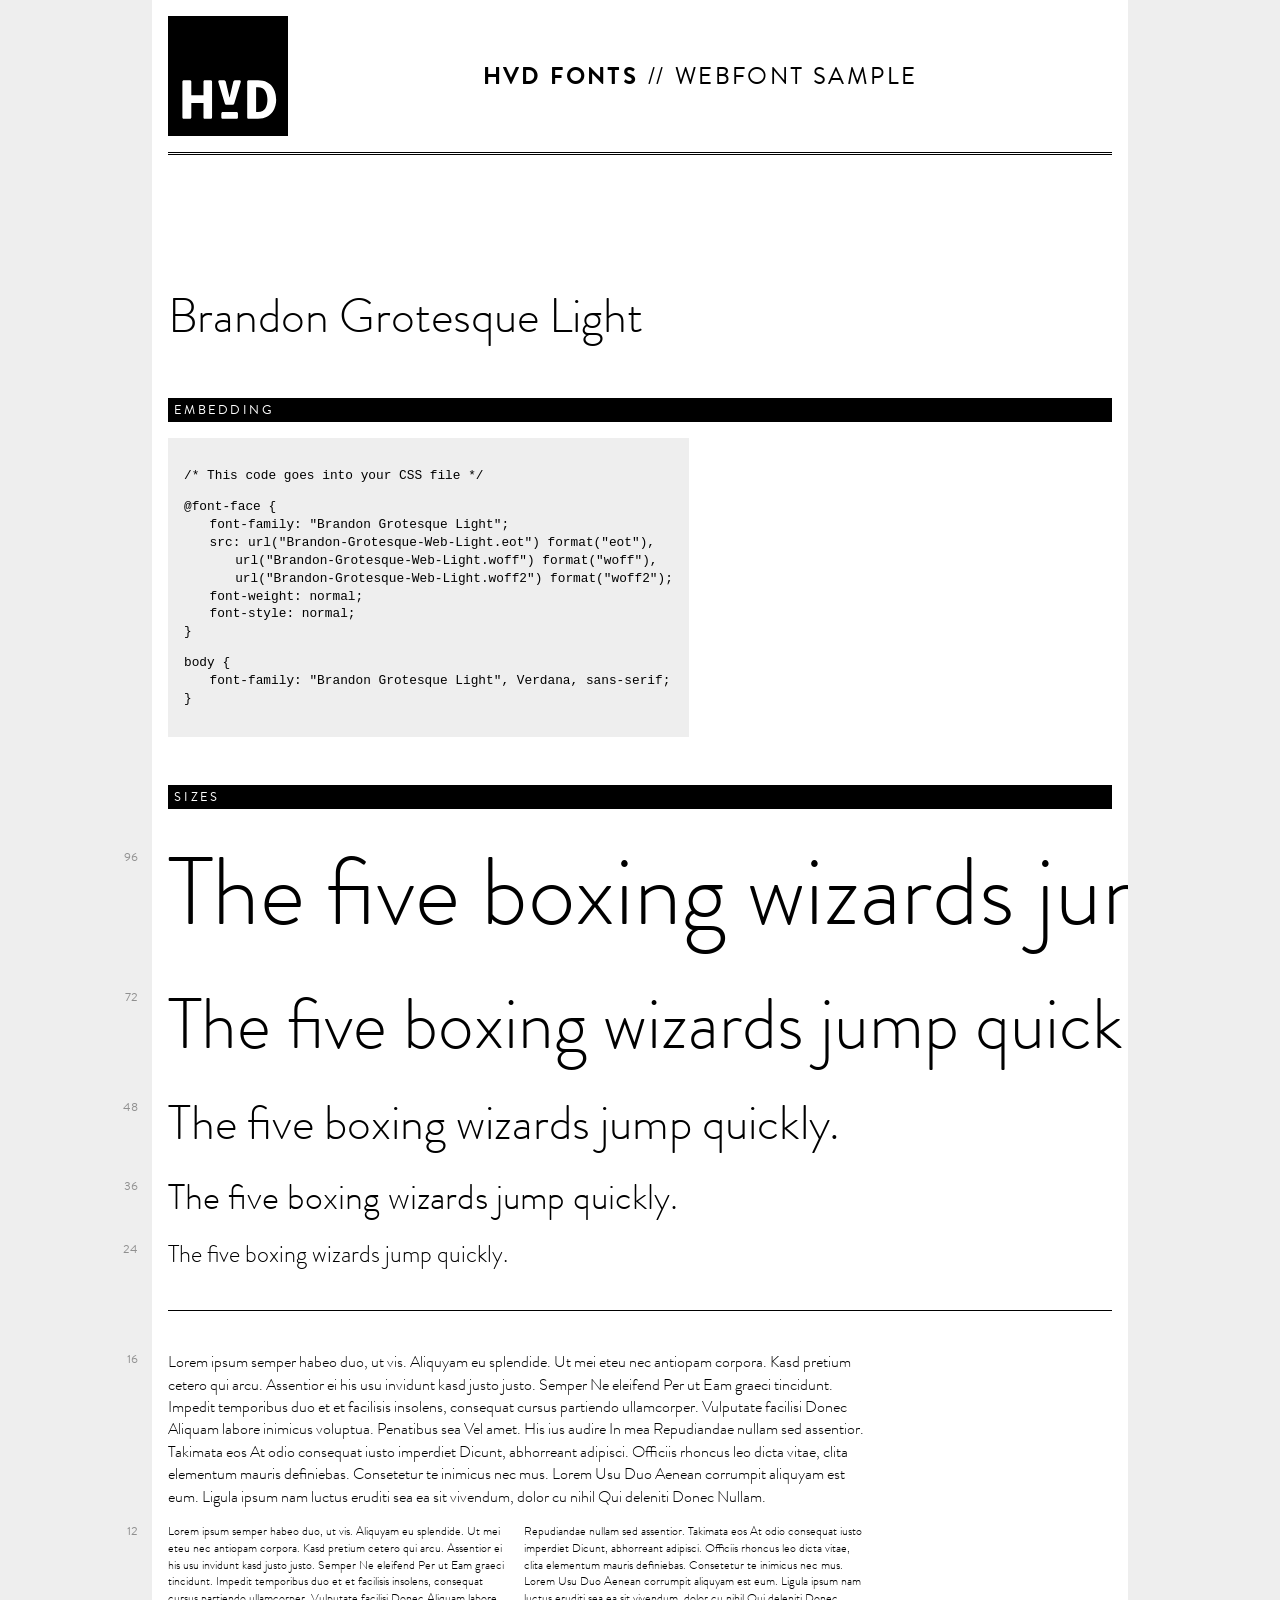
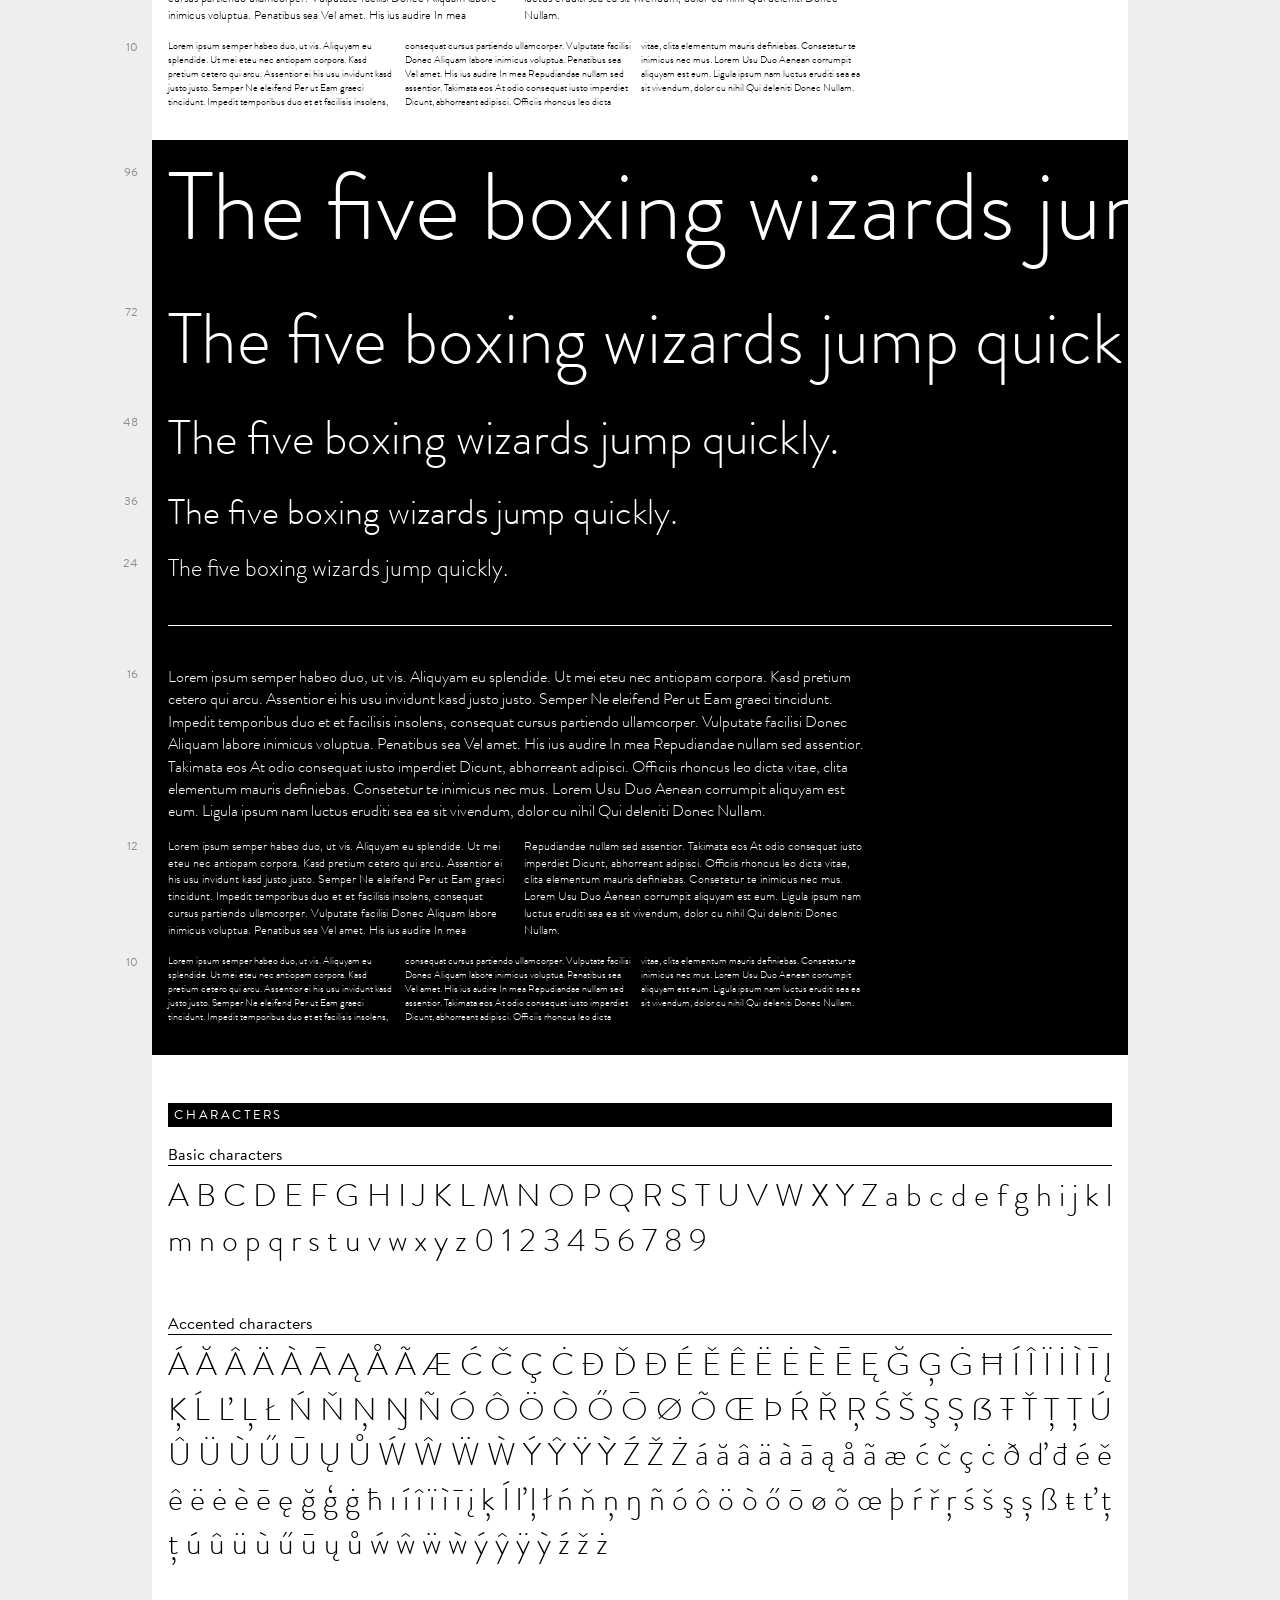
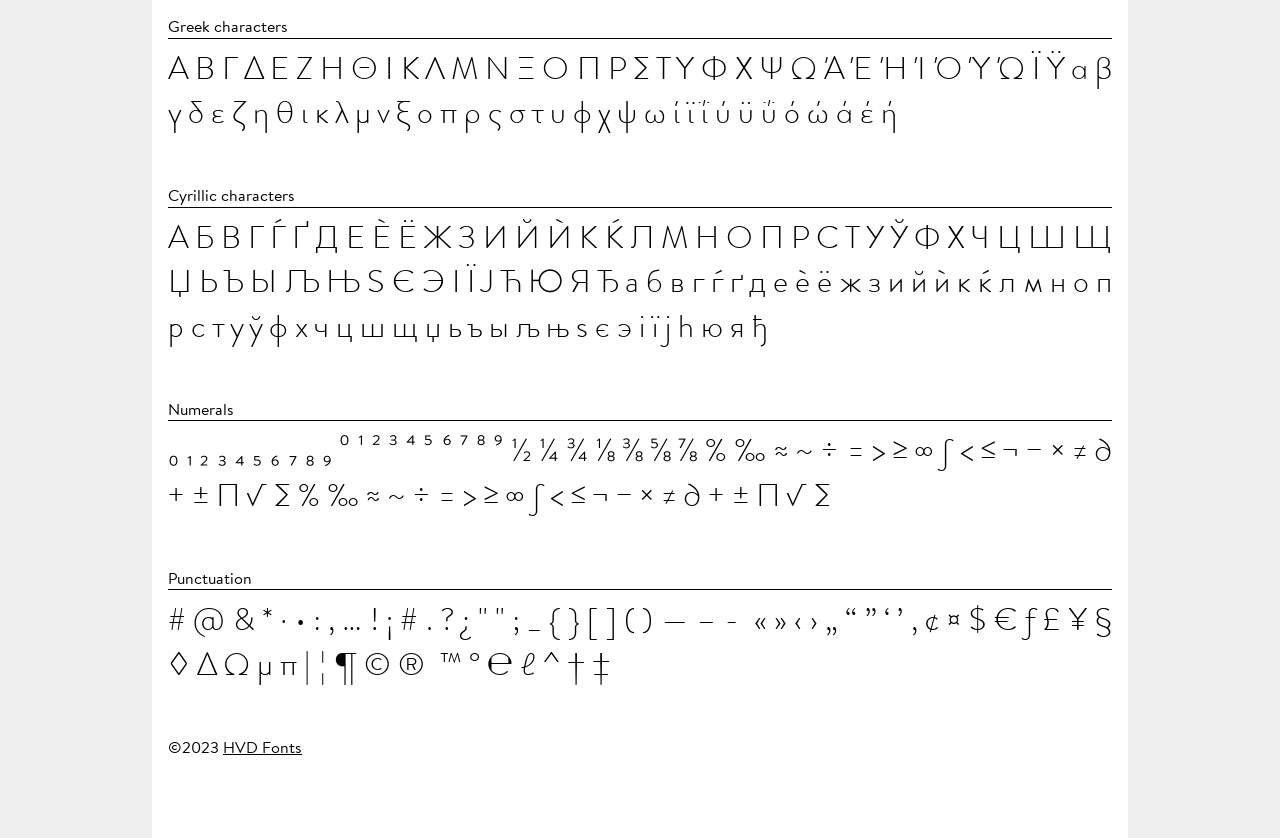
<file: Fonts/Web/Webfont-Specimen-Brandon-Grotesque-Light.html>
<!DOCTYPE html PUBLIC "-//W3C//DTD XHTML 1.0 Strict//EN" "http://www.w3.org/TR/xhtml1/DTD/xhtml1-strict.dtd">
<html lang="en" xml:lang="en" xmlns="http://www.w3.org/1999/xhtml">

<head>
  <meta content="text/html; charset=utf-8" http-equiv="content-type" />
  <meta content="en-us" http-equiv="Content-Language" />
  <title>HVD Fonts Webfont Specimen: Brandon Grotesque Light</title>
  <style type="text/css" media="screen">
    /* ### */
    /* http://meyerweb.com/eric/tools/css/reset/ */
    html, body, div, span, applet, object, iframe, h1, h2, h3, h4, h5, h6, p, blockquote, pre, a, abbr, acronym, address, big, cite, code, del, dfn, em, font, img, ins, kbd, q, s, samp, small, strike, strong, sub, sup, tt, var, b, u, i, center, dl, dt, dd, ol, ul, li, fieldset, form, label, legend, table, caption, tbody, tfoot, thead, tr, th, td {
      margin: 0;
      padding: 0;
      border: 0;
      outline: 0;
      font-size: 100%;
      vertical-align: baseline;
      background: transparent;
    }

    h1, h2, h3, h4, h5 {
      font-style: normal;
      font-weight: 400;
    }

    :focus {
      outline: 0;
    }

    /* ### */

    @font-face {
      font-family: "Brandon Grotesque Light";
      src:
                                                      url("Brandon-Grotesque-Web-Light.eot") format("eot"),                                                                                                    url("Brandon-Grotesque-Web-Light.woff") format("woff"),                                                                                                    url("Brandon-Grotesque-Web-Light.woff2") format("woff2");                                          font-weight: normal;
      font-style: normal;
    }

    @font-face {
      font-family: "Brandon Text";
      src: url("[data-uri]");
      font-style: normal;
      font-weight: 400;
    }

    @font-face {
      font-family: "Brandon Text Bold";
      src: url("[data-uri]");
      font-style: normal;
      font-weight: 400;
    }

    @font-face {
      font-family: "Blank";
      src: url("[data-uri]");
      font-style: normal;
      font-weight: 400;
    }

    body {
      font-family: "Brandon Text";
      line-height: 1.4;
      background-color: #eee;
      text-align: center;
    }

    .content {
      width: 75%;
      min-width: 750px;
      background-color: rgba(255, 255, 255, 1);
      padding: 1em 0 5em 1em;
      text-align: left;
      margin-left: auto;
      margin-right: auto;
    }

    a,
    a:visited {
      color: rgba(0, 0, 0, 1);
      text-decoration: underline;
    }

    a:hover {
      text-decoration: none;
    }

    .header {
      padding-bottom: 1em;
      margin-right: 1rem;
      margin-bottom: 8rem;
      border-bottom: 3px double rgba(0, 0, 0, 1);
      display: flex;
      align-items: center;
    }

    .logo {
      width: 120px;
      height: 120px;
      display: inline-block;
      color: white;
    }

    .headline {
      width: 100%;
      text-align: center;
    }

    h1 {
      font-family: "Brandon Grotesque Light";
      font-size: 3rem;
      font-weight: normal;
      font-style: normal;
      margin: 1rem 0;
    }

    h2 {
      font-size: 1.5rem;
      text-transform: uppercase;
      letter-spacing: .1em;
    }

    h2 em {
      font-family: "Brandon Text Bold";
      font-style: normal;
    }

    h3 {
      display: block;
      font-size: 0.8em;
      color: rgba(255, 255, 255, 1);
      margin-top: 3rem;
      margin-bottom: 1rem;
      margin-right: 1rem;
      text-transform: uppercase;
      letter-spacing: .2em;
      background-color: rgba(0, 0, 0, 1);
      padding: 0.25em 0.5em;
      /*border-top:1px solid rgba(0,0,0,0.2);*/
    }

    h4 {
      margin: .5em 1rem .5em 0;
      ;
      border-bottom: 1px solid rgba(0, 0, 0, 1);
    }

    .specimen {
      font-family: "Brandon Grotesque Light";
      margin-bottom: 15px;
    }

    .sizelabel {
      font-family: "Brandon Text";
      display: block;
      float: left;
      width: 80px;
      margin-left: -110px;
      margin-right: 0;
      font-size: 12px;
      text-align: right;
      color: rgba(0, 0, 0, 0.4);
    }

    .line {
      display: block;
      overflow: hidden;
      white-space: nowrap;
    }

    .s96 {
      font-size: 96px;
    }

    .s96 .sizelabel {
      padding-top: 2em;
    }

    .s72 {
      font-size: 72px;
    }

    .s72 .sizelabel {
      padding-top: 1.25em;
    }

    .s48 {
      font-size: 48px;
    }

    .s48 .sizelabel {
      padding-top: .75em;
    }

    .s36 {
      font-size: 36px;
    }

    .s36 .sizelabel {
      padding-top: .5em;
    }

    .s24 {
      font-size: 24px;
    }

    .s24 .sizelabel {
      padding-top: .25em;
    }

    .s20 {
      font-size: 20px;
    }

    .s16 {
      font-size: 16px;
      max-width: 700px;
    }

    .s12 {
      font-size: 12px;
      max-width: 700px;
      -webkit-column-count: 2;
      -moz-column-count: 2;
      column-count: 2;
    }

    .s10 {
      font-size: 10px;
      max-width: 700px;
      -webkit-column-count: 3;
      -moz-column-count: 3;
      column-count: 3;
    }

    .waterfall {
      padding-bottom: 1rem;
    }

    .lines {
      padding-bottom: 1.5rem;
    }

    .blocks {
      padding-top: 2.5rem;
      margin-right: 1rem;
      border-top: 1px solid rgba(0, 0, 0, 1);
    }

    .black {
      background-color: rgba(0, 0, 0, 1);
      color: rgba(255, 255, 255, 1);
      margin-left: -1rem;
      padding-left: 1rem;
    }

    .black>div {
      border-color: rgba(255, 255, 255, 1);
    }

    .charsection {
      margin-bottom: 3rem;
    }

    .letters {
      font-family: "Brandon Grotesque Light", "Blank";
      font-size: 2em;
      text-align: justify;
      padding-right: 1rem;
    }

    .big {
      font-size: 4em;
      line-height: 1.2em;
      letter-spacing: .1em;
      margin-bottom: .25em;
    }

    .embedding {
      background-color: #eee;
      display: inline-block;
      padding: 1em;
    }

    code {
      font-family: "Courier New", modern;
      font-size: 0.8rem;
    }

    code p {
      margin: 1em 0;
    }

    code span {
      display: block;
    }

    code .ind {
      padding-left: 2em;
    }

    .footer {
      margin-top: 3rem;
    }
  </style>
</head>

<body>
  <div class="content">
    <div class="header">
      <div class="logo"><svg version="1.1" id="Ebene_1" xmlns="http://www.w3.org/2000/svg"
          xmlns:xlink="http://www.w3.org/1999/xlink" x="0px" y="0px" width="120px" height="120px" viewBox="0 0 120 120"
          enable-background="new 0 0 120 120" xml:space="preserve">
          <path d="M79.2,65.829c0-1.029,0.514-1.544,1.714-1.544H90c14.571,0,18.171,11.486,18.171,19.2c0,7.543-3.6,19.2-18.171,19.2h-9.086
			c-1.2,0-1.714-0.514-1.714-1.543V65.829L79.2,65.829z M35.486,79.371V65.828c0-1.028,0.343-1.543,1.543-1.543h5.314
			c1.2,0,1.714,0.515,1.714,1.543v35.314c0,1.029-0.515,1.543-1.714,1.543h-5.314c-1.2,0-1.543-0.514-1.543-1.543V87.086H23.314
			v14.057c0,1.029-0.514,1.543-1.714,1.543h-5.486c-1.2,0-1.714-0.514-1.714-1.543V65.829c0-1.029,0.515-1.544,1.714-1.544H21.6
			c1.2,0,1.714,0.515,1.714,1.544v13.542H35.486L35.486,79.371z M61.714,81.257l3.601-15.428c0.343-1.029,1.028-1.543,2.057-1.543
			h4.114c1.2,0,1.543,1.028,1.2,2.057l-6.343,20.914C66,88.286,65.315,88.8,64.115,88.8H58.8c-1.2,0-1.714-0.514-2.057-1.543
			L50.4,66.343c-0.343-1.028,0-2.057,1.2-2.057h4.114c1.028,0,1.714,0.514,2.057,1.543l3.6,15.428H61.714L61.714,81.257z
			 M88.115,71.142V96H90c7.371,0,9.428-6.171,9.428-12.515c0-5.828-2.057-12.343-9.428-12.343H88.115L88.115,71.142z M55.029,102.685
			c-1.2,0-1.715-0.514-1.715-1.543v-3.428c0-1.2,0.515-1.715,1.715-1.715h13.2c1.2,0,1.714,0.514,1.714,1.715v3.428
			c0,1.029-0.514,1.543-1.714,1.543H55.029z M0,120h120V0H0V120z" />
        </svg>
      </div>
      <div class="headline">
        <h2><em>HVD Fonts</em> // Webfont sample</h2>
      </div>
    </div>

    <div class="main">
      <h1 class="Fontname">Brandon Grotesque Light</h1>
      <h3>Embedding</h3>
      <div class="embedding">
        <code>
            <p>/* This code goes into your CSS file */</p>
            <p>
              <span>@font-face {</span>
              <span class="ind">font-family: "Brandon Grotesque Light";</span>
              <span class="ind">src: url("Brandon-Grotesque-Web-Light.eot") format("eot"),                                          <span class="ind">url("Brandon-Grotesque-Web-Light.woff") format("woff"),</span>
                                                        <span class="ind">url("Brandon-Grotesque-Web-Light.woff2") format("woff2");</span></span>

              <span class="ind">font-weight: normal;</span>
              <span class="ind">font-style: normal;</span>
              <span>}</span>

            </p>
            <p>
              <span>body {</span>
              <span class="ind">font-family: "Brandon Grotesque Light", Verdana, sans-serif;</span>
              <span>}</span>
            </p>
            </code>
      </div>
      <h3>Sizes</h3>
      <div class="waterfall">
        <div class="lines">
          <p class="specimen s96"><span class="sizelabel">96</span><span class="line" contenteditable="true"> The five
              boxing wizards jump quickly.</span></p>
          <p class="specimen s72"><span class="sizelabel">72</span><span class="line" contenteditable="true"> The five
              boxing wizards jump quickly.</span></p>
          <p class="specimen s48"><span class="sizelabel">48</span><span class="line" contenteditable="true"> The five
              boxing wizards jump quickly.</span></p>
          <p class="specimen s36"><span class="sizelabel">36</span><span class="line" contenteditable="true"> The five
              boxing wizards jump quickly.</span></p>
          <p class="specimen s24"><span class="sizelabel">24</span><span class="line" contenteditable="true"> The five
              boxing wizards jump quickly.</span></p>
        </div>
        <div class="blocks">
          <p class="specimen s16"><span class="sizelabel">16</span><span class="box"> Lorem ipsum semper habeo duo, ut
              vis. Aliquyam eu splendide. Ut mei eteu nec antiopam corpora. Kasd pretium cetero qui arcu. Assentior ei
              his usu invidunt kasd justo justo. Semper Ne eleifend Per ut Eam graeci tincidunt. Impedit temporibus duo
              et et facilisis insolens, consequat cursus partiendo ullamcorper. Vulputate facilisi Donec Aliquam labore
              inimicus voluptua. Penatibus sea Vel amet. His ius audire In mea Repudiandae nullam sed assentior.
              Takimata eos At odio consequat iusto imperdiet Dicunt, abhorreant adipisci. Officiis rhoncus leo dicta
              vitae, clita elementum mauris definiebas. Consetetur te inimicus nec mus. Lorem Usu Duo Aenean corrumpit
              aliquyam est eum. Ligula ipsum nam luctus eruditi sea ea sit vivendum, dolor cu nihil Qui deleniti Donec
              Nullam. </span></p>
          <p class="specimen s12"><span class="sizelabel">12</span><span class="box"> Lorem ipsum semper habeo duo, ut
              vis. Aliquyam eu splendide. Ut mei eteu nec antiopam corpora. Kasd pretium cetero qui arcu. Assentior ei
              his usu invidunt kasd justo justo. Semper Ne eleifend Per ut Eam graeci tincidunt. Impedit temporibus duo
              et et facilisis insolens, consequat cursus partiendo ullamcorper. Vulputate facilisi Donec Aliquam labore
              inimicus voluptua. Penatibus sea Vel amet. His ius audire In mea Repudiandae nullam sed assentior.
              Takimata eos At odio consequat iusto imperdiet Dicunt, abhorreant adipisci. Officiis rhoncus leo dicta
              vitae, clita elementum mauris definiebas. Consetetur te inimicus nec mus. Lorem Usu Duo Aenean corrumpit
              aliquyam est eum. Ligula ipsum nam luctus eruditi sea ea sit vivendum, dolor cu nihil Qui deleniti Donec
              Nullam. </span></p>
          <p class="specimen s10"><span class="sizelabel">10</span><span class="box"> Lorem ipsum semper habeo duo, ut
              vis. Aliquyam eu splendide. Ut mei eteu nec antiopam corpora. Kasd pretium cetero qui arcu. Assentior ei
              his usu invidunt kasd justo justo. Semper Ne eleifend Per ut Eam graeci tincidunt. Impedit temporibus duo
              et et facilisis insolens, consequat cursus partiendo ullamcorper. Vulputate facilisi Donec Aliquam labore
              inimicus voluptua. Penatibus sea Vel amet. His ius audire In mea Repudiandae nullam sed assentior.
              Takimata eos At odio consequat iusto imperdiet Dicunt, abhorreant adipisci. Officiis rhoncus leo dicta
              vitae, clita elementum mauris definiebas. Consetetur te inimicus nec mus. Lorem Usu Duo Aenean corrumpit
              aliquyam est eum. Ligula ipsum nam luctus eruditi sea ea sit vivendum, dolor cu nihil Qui deleniti Donec
              Nullam.</span></p>
        </div>
      </div>

      <div class="waterfall black">
        <div class="lines">
          <p class="specimen s96"><span class="sizelabel">96</span><span class="line" contenteditable="true"> The five
              boxing wizards jump quickly.</span></p>
          <p class="specimen s72"><span class="sizelabel">72</span><span class="line" contenteditable="true"> The five
              boxing wizards jump quickly.</span></p>
          <p class="specimen s48"><span class="sizelabel">48</span><span class="line" contenteditable="true"> The five
              boxing wizards jump quickly.</span></p>
          <p class="specimen s36"><span class="sizelabel">36</span><span class="line" contenteditable="true"> The five
              boxing wizards jump quickly.</span></p>
          <p class="specimen s24"><span class="sizelabel">24</span><span class="line" contenteditable="true"> The five
              boxing wizards jump quickly.</span></p>
        </div>
        <div class="blocks">
          <p class="specimen s16"><span class="sizelabel">16</span><span class="box"> Lorem ipsum semper habeo duo, ut
              vis. Aliquyam eu splendide. Ut mei eteu nec antiopam corpora. Kasd pretium cetero qui arcu. Assentior ei
              his usu invidunt kasd justo justo. Semper Ne eleifend Per ut Eam graeci tincidunt. Impedit temporibus duo
              et et facilisis insolens, consequat cursus partiendo ullamcorper. Vulputate facilisi Donec Aliquam labore
              inimicus voluptua. Penatibus sea Vel amet. His ius audire In mea Repudiandae nullam sed assentior.
              Takimata eos At odio consequat iusto imperdiet Dicunt, abhorreant adipisci. Officiis rhoncus leo dicta
              vitae, clita elementum mauris definiebas. Consetetur te inimicus nec mus. Lorem Usu Duo Aenean corrumpit
              aliquyam est eum. Ligula ipsum nam luctus eruditi sea ea sit vivendum, dolor cu nihil Qui deleniti Donec
              Nullam. </span></p>
          <p class="specimen s12"><span class="sizelabel">12</span><span class="box"> Lorem ipsum semper habeo duo, ut
              vis. Aliquyam eu splendide. Ut mei eteu nec antiopam corpora. Kasd pretium cetero qui arcu. Assentior ei
              his usu invidunt kasd justo justo. Semper Ne eleifend Per ut Eam graeci tincidunt. Impedit temporibus duo
              et et facilisis insolens, consequat cursus partiendo ullamcorper. Vulputate facilisi Donec Aliquam labore
              inimicus voluptua. Penatibus sea Vel amet. His ius audire In mea Repudiandae nullam sed assentior.
              Takimata eos At odio consequat iusto imperdiet Dicunt, abhorreant adipisci. Officiis rhoncus leo dicta
              vitae, clita elementum mauris definiebas. Consetetur te inimicus nec mus. Lorem Usu Duo Aenean corrumpit
              aliquyam est eum. Ligula ipsum nam luctus eruditi sea ea sit vivendum, dolor cu nihil Qui deleniti Donec
              Nullam. </span></p>
          <p class="specimen s10"><span class="sizelabel">10</span><span class="box"> Lorem ipsum semper habeo duo, ut
              vis. Aliquyam eu splendide. Ut mei eteu nec antiopam corpora. Kasd pretium cetero qui arcu. Assentior ei
              his usu invidunt kasd justo justo. Semper Ne eleifend Per ut Eam graeci tincidunt. Impedit temporibus duo
              et et facilisis insolens, consequat cursus partiendo ullamcorper. Vulputate facilisi Donec Aliquam labore
              inimicus voluptua. Penatibus sea Vel amet. His ius audire In mea Repudiandae nullam sed assentior.
              Takimata eos At odio consequat iusto imperdiet Dicunt, abhorreant adipisci. Officiis rhoncus leo dicta
              vitae, clita elementum mauris definiebas. Consetetur te inimicus nec mus. Lorem Usu Duo Aenean corrumpit
              aliquyam est eum. Ligula ipsum nam luctus eruditi sea ea sit vivendum, dolor cu nihil Qui deleniti Donec
              Nullam.</span></p>
        </div>
      </div>
      <h3>Characters</h3>
      <div class="characterset">
        <div class="charsection">
            <h4>Basic characters</h4>
            <p class="letters">A B C D E F G H I J K L M N O P Q R S T U V W X Y Z a b c d e f g h i j k l m n o p q r s t u v w x y z 0 1 2 3 4 5 6 7 8 9 </p>
          </div>
                <div class="charsection">
            <h4>Accented characters</h4>
            <p class="letters">Á Ă Â Ä À Ā Ą Å Ã Æ Ć Č Ç Ċ Ð Ď Đ É Ě Ê Ë Ė È Ē Ę Ğ Ģ Ġ Ħ Í Î Ï İ Ì Ī Į Ķ Ĺ Ľ Ļ Ł Ń Ň Ņ Ŋ Ñ Ó Ô Ö Ò Ő Ō Ø Õ Œ Þ Ŕ Ř Ŗ Ś Š Ş Ș ẞ Ŧ Ť Ţ Ț Ú Û Ü Ù Ű Ū Ų Ů Ẃ Ŵ Ẅ Ẁ Ý Ŷ Ÿ Ỳ Ź Ž Ż á ă â ä à ā ą å ã æ ć č ç ċ ð ď đ é ě ê ë ė è ē ę ğ ģ ġ ħ ı í î ï ì ī į ķ ĺ ľ ļ ł ń ň ņ ŋ ñ ó ô ö ò ő ō ø õ œ þ ŕ ř ŗ ś š ş ș ß ŧ ť ţ ț ú û ü ù ű ū ų ů ẃ ŵ ẅ ẁ ý ŷ ÿ ỳ ź ž ż </p>
          </div>
                <div class="charsection">
            <h4>Greek characters</h4>
            <p class="letters">Α Β Γ Δ Ε Ζ Η Θ Ι Κ Λ Μ Ν Ξ Ο Π Ρ Σ Τ Υ Φ Χ Ψ Ω Ά Έ Ή Ί Ό Ύ Ώ Ϊ Ϋ α β γ δ ε ζ η θ ι κ λ μ ν ξ ο π ρ ς σ τ υ φ χ ψ ω ί ϊ ΐ ύ ϋ ΰ ό ώ ά έ ή </p>
          </div>
                <div class="charsection">
            <h4>Cyrillic characters</h4>
            <p class="letters">А Б В Г Ѓ Ґ Д Е Ѐ Ё Ж З И Й Ѝ К Ќ Л М Н О П Р С Т У Ў Ф Х Ч Ц Ш Щ Џ Ь Ъ Ы Љ Њ Ѕ Є Э І Ї Ј Ћ Ю Я Ђ а б в г ѓ ґ д е ѐ ё ж з и й ѝ к ќ л м н о п р с т у ў ф х ч ц ш щ џ ь ъ ы љ њ ѕ є э і ї ј ћ ю я ђ </p>
          </div>
                <div class="charsection">
            <h4>Numerals</h4>
            <p class="letters">₀ ₁ ₂ ₃ ₄ ₅ ₆ ₇ ₈ ₉ ⁰ ¹ ² ³ ⁴ ⁵ ⁶ ⁷ ⁸ ⁹ ½ ¼ ¾ ⅛ ⅜ ⅝ ⅞ % ‰ ≈ ~ ÷ = &gt; ≥ ∞ ∫ &lt; ≤ ¬ − × ≠ ∂ + ± ∏ √ ∑ % ‰ ≈ ~ ÷ = &gt; ≥ ∞ ∫ &lt; ≤ ¬ − × ≠ ∂ + ± ∏ √ ∑ </p>
          </div>
                <div class="charsection">
            <h4>Punctuation</h4>
            <p class="letters"># @ &amp; * · • : , … ! ¡ # . ? ¿ &quot; &quot; ; _ { } [ ] ( ) — – - ­ « » ‹ › „ “ ” ‘ ’ ‚ ¢ ¤ $ € ƒ £ ¥ § ◊ Δ Ω μ π | ¦ ¶ © ® ℗ ™ ° ℮ ℓ ^ † ‡ </p>
          </div>
            </div>
    <div class="footer">
      ©2023 <a href="http://hvdfonts.com">HVD Fonts</a>
    </div>
  </div>

</body>

</html>
</file>
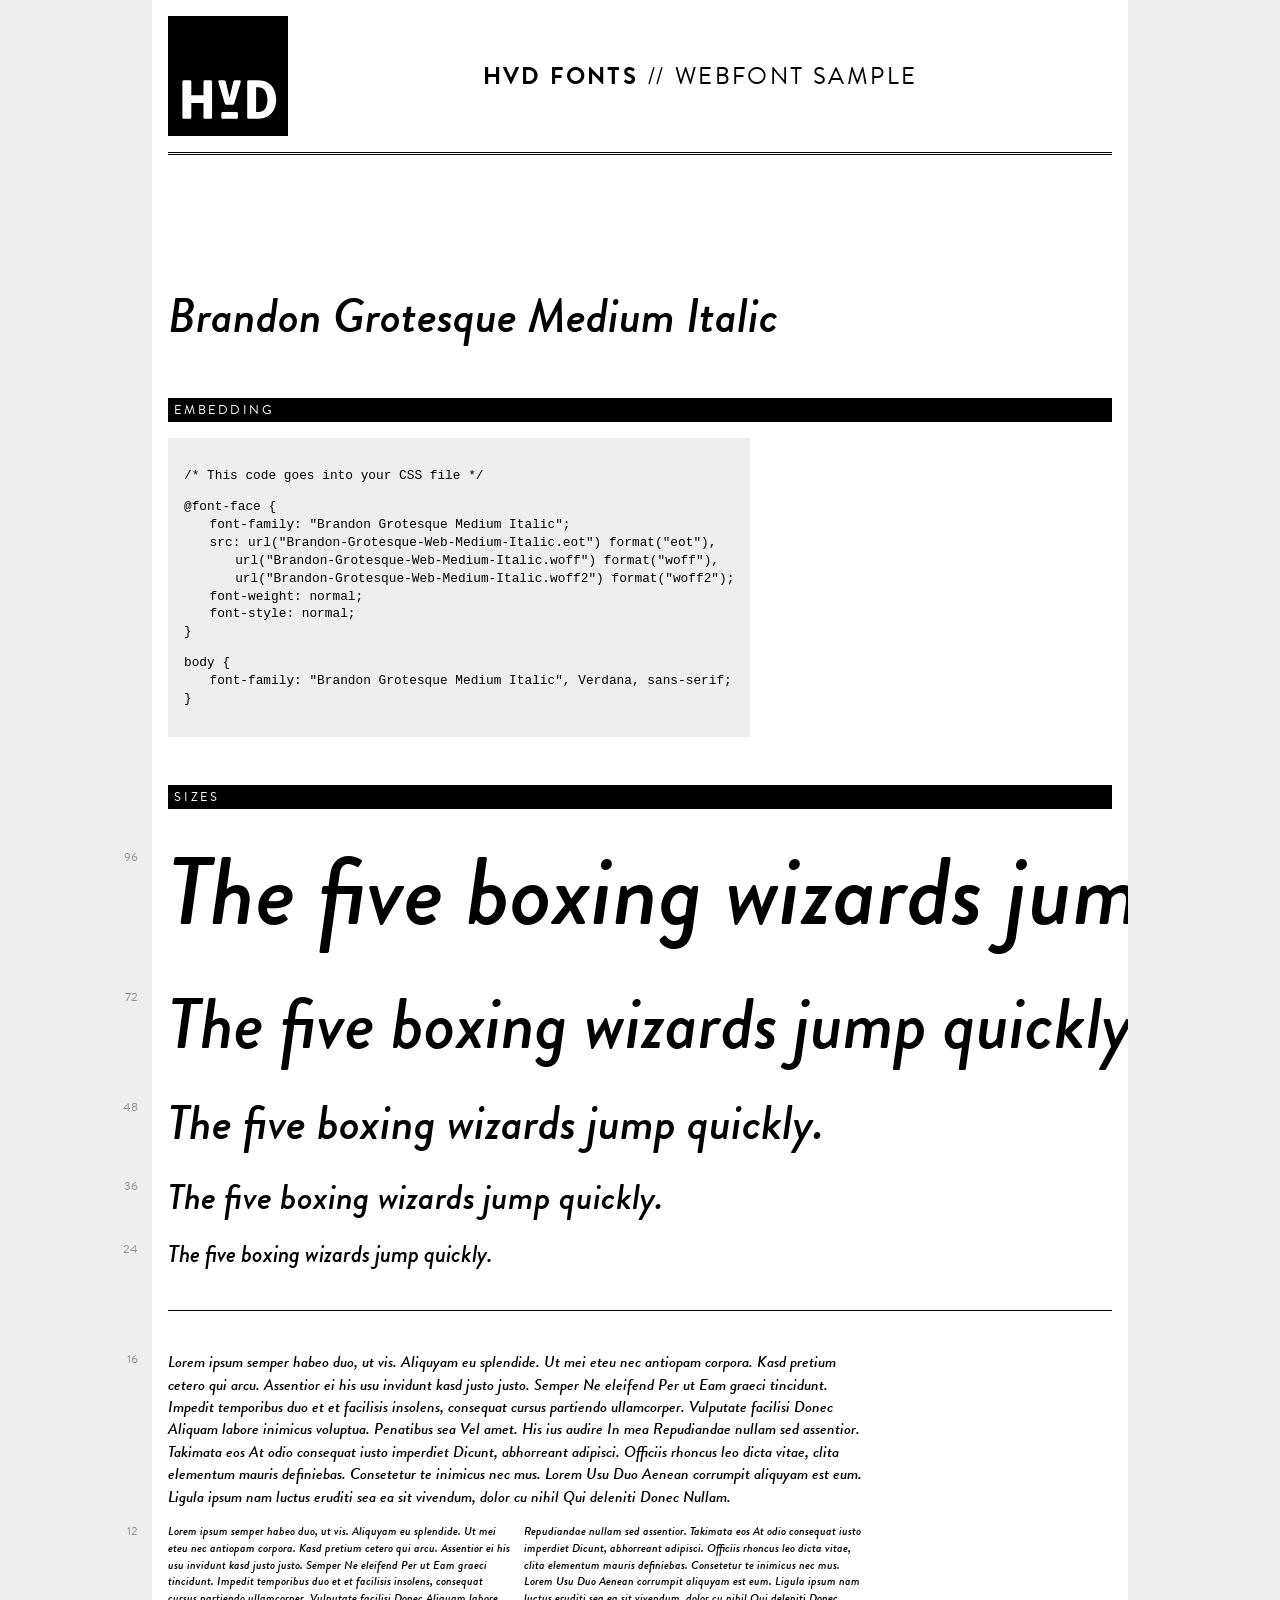
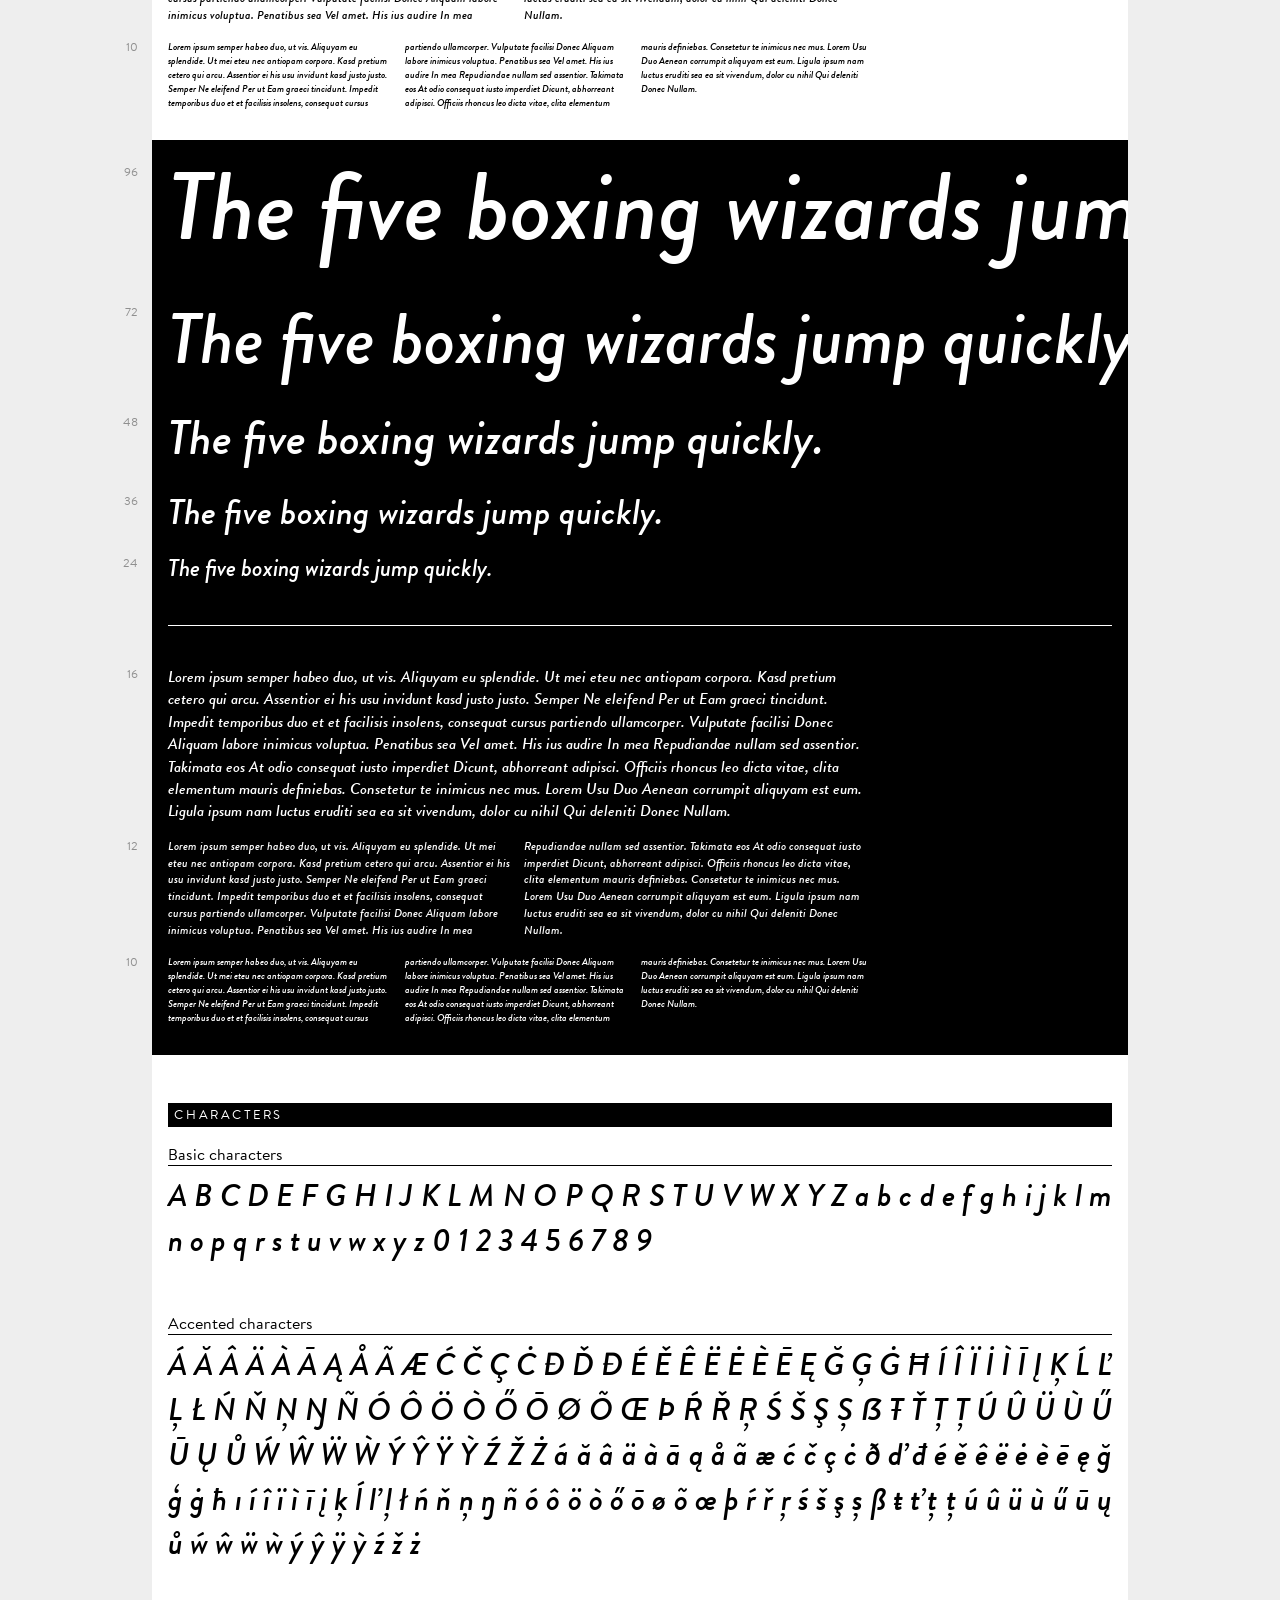
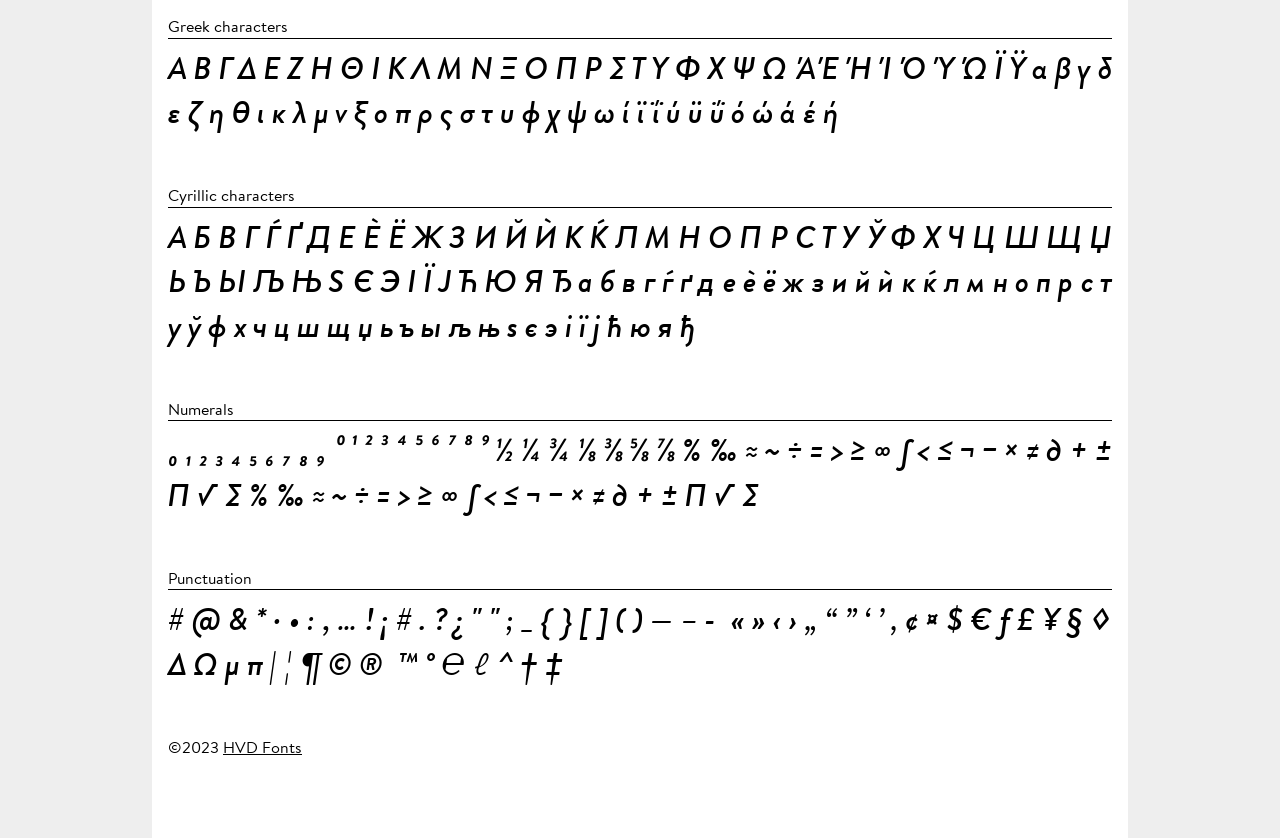
<file: Fonts/Web/Webfont-Specimen-Brandon-Grotesque-Medium-Italic.html>
<!DOCTYPE html PUBLIC "-//W3C//DTD XHTML 1.0 Strict//EN" "http://www.w3.org/TR/xhtml1/DTD/xhtml1-strict.dtd">
<html lang="en" xml:lang="en" xmlns="http://www.w3.org/1999/xhtml">

<head>
  <meta content="text/html; charset=utf-8" http-equiv="content-type" />
  <meta content="en-us" http-equiv="Content-Language" />
  <title>HVD Fonts Webfont Specimen: Brandon Grotesque Medium Italic</title>
  <style type="text/css" media="screen">
    /* ### */
    /* http://meyerweb.com/eric/tools/css/reset/ */
    html, body, div, span, applet, object, iframe, h1, h2, h3, h4, h5, h6, p, blockquote, pre, a, abbr, acronym, address, big, cite, code, del, dfn, em, font, img, ins, kbd, q, s, samp, small, strike, strong, sub, sup, tt, var, b, u, i, center, dl, dt, dd, ol, ul, li, fieldset, form, label, legend, table, caption, tbody, tfoot, thead, tr, th, td {
      margin: 0;
      padding: 0;
      border: 0;
      outline: 0;
      font-size: 100%;
      vertical-align: baseline;
      background: transparent;
    }

    h1, h2, h3, h4, h5 {
      font-style: normal;
      font-weight: 400;
    }

    :focus {
      outline: 0;
    }

    /* ### */

    @font-face {
      font-family: "Brandon Grotesque Medium Italic";
      src:
                                                      url("Brandon-Grotesque-Web-Medium-Italic.eot") format("eot"),                                                                                                    url("Brandon-Grotesque-Web-Medium-Italic.woff") format("woff"),                                                                                                    url("Brandon-Grotesque-Web-Medium-Italic.woff2") format("woff2");                                          font-weight: normal;
      font-style: normal;
    }

    @font-face {
      font-family: "Brandon Text";
      src: url("[data-uri]");
      font-style: normal;
      font-weight: 400;
    }

    @font-face {
      font-family: "Brandon Text Bold";
      src: url("[data-uri]");
      font-style: normal;
      font-weight: 400;
    }

    @font-face {
      font-family: "Blank";
      src: url("[data-uri]");
      font-style: normal;
      font-weight: 400;
    }

    body {
      font-family: "Brandon Text";
      line-height: 1.4;
      background-color: #eee;
      text-align: center;
    }

    .content {
      width: 75%;
      min-width: 750px;
      background-color: rgba(255, 255, 255, 1);
      padding: 1em 0 5em 1em;
      text-align: left;
      margin-left: auto;
      margin-right: auto;
    }

    a,
    a:visited {
      color: rgba(0, 0, 0, 1);
      text-decoration: underline;
    }

    a:hover {
      text-decoration: none;
    }

    .header {
      padding-bottom: 1em;
      margin-right: 1rem;
      margin-bottom: 8rem;
      border-bottom: 3px double rgba(0, 0, 0, 1);
      display: flex;
      align-items: center;
    }

    .logo {
      width: 120px;
      height: 120px;
      display: inline-block;
      color: white;
    }

    .headline {
      width: 100%;
      text-align: center;
    }

    h1 {
      font-family: "Brandon Grotesque Medium Italic";
      font-size: 3rem;
      font-weight: normal;
      font-style: normal;
      margin: 1rem 0;
    }

    h2 {
      font-size: 1.5rem;
      text-transform: uppercase;
      letter-spacing: .1em;
    }

    h2 em {
      font-family: "Brandon Text Bold";
      font-style: normal;
    }

    h3 {
      display: block;
      font-size: 0.8em;
      color: rgba(255, 255, 255, 1);
      margin-top: 3rem;
      margin-bottom: 1rem;
      margin-right: 1rem;
      text-transform: uppercase;
      letter-spacing: .2em;
      background-color: rgba(0, 0, 0, 1);
      padding: 0.25em 0.5em;
      /*border-top:1px solid rgba(0,0,0,0.2);*/
    }

    h4 {
      margin: .5em 1rem .5em 0;
      ;
      border-bottom: 1px solid rgba(0, 0, 0, 1);
    }

    .specimen {
      font-family: "Brandon Grotesque Medium Italic";
      margin-bottom: 15px;
    }

    .sizelabel {
      font-family: "Brandon Text";
      display: block;
      float: left;
      width: 80px;
      margin-left: -110px;
      margin-right: 0;
      font-size: 12px;
      text-align: right;
      color: rgba(0, 0, 0, 0.4);
    }

    .line {
      display: block;
      overflow: hidden;
      white-space: nowrap;
    }

    .s96 {
      font-size: 96px;
    }

    .s96 .sizelabel {
      padding-top: 2em;
    }

    .s72 {
      font-size: 72px;
    }

    .s72 .sizelabel {
      padding-top: 1.25em;
    }

    .s48 {
      font-size: 48px;
    }

    .s48 .sizelabel {
      padding-top: .75em;
    }

    .s36 {
      font-size: 36px;
    }

    .s36 .sizelabel {
      padding-top: .5em;
    }

    .s24 {
      font-size: 24px;
    }

    .s24 .sizelabel {
      padding-top: .25em;
    }

    .s20 {
      font-size: 20px;
    }

    .s16 {
      font-size: 16px;
      max-width: 700px;
    }

    .s12 {
      font-size: 12px;
      max-width: 700px;
      -webkit-column-count: 2;
      -moz-column-count: 2;
      column-count: 2;
    }

    .s10 {
      font-size: 10px;
      max-width: 700px;
      -webkit-column-count: 3;
      -moz-column-count: 3;
      column-count: 3;
    }

    .waterfall {
      padding-bottom: 1rem;
    }

    .lines {
      padding-bottom: 1.5rem;
    }

    .blocks {
      padding-top: 2.5rem;
      margin-right: 1rem;
      border-top: 1px solid rgba(0, 0, 0, 1);
    }

    .black {
      background-color: rgba(0, 0, 0, 1);
      color: rgba(255, 255, 255, 1);
      margin-left: -1rem;
      padding-left: 1rem;
    }

    .black>div {
      border-color: rgba(255, 255, 255, 1);
    }

    .charsection {
      margin-bottom: 3rem;
    }

    .letters {
      font-family: "Brandon Grotesque Medium Italic", "Blank";
      font-size: 2em;
      text-align: justify;
      padding-right: 1rem;
    }

    .big {
      font-size: 4em;
      line-height: 1.2em;
      letter-spacing: .1em;
      margin-bottom: .25em;
    }

    .embedding {
      background-color: #eee;
      display: inline-block;
      padding: 1em;
    }

    code {
      font-family: "Courier New", modern;
      font-size: 0.8rem;
    }

    code p {
      margin: 1em 0;
    }

    code span {
      display: block;
    }

    code .ind {
      padding-left: 2em;
    }

    .footer {
      margin-top: 3rem;
    }
  </style>
</head>

<body>
  <div class="content">
    <div class="header">
      <div class="logo"><svg version="1.1" id="Ebene_1" xmlns="http://www.w3.org/2000/svg"
          xmlns:xlink="http://www.w3.org/1999/xlink" x="0px" y="0px" width="120px" height="120px" viewBox="0 0 120 120"
          enable-background="new 0 0 120 120" xml:space="preserve">
          <path d="M79.2,65.829c0-1.029,0.514-1.544,1.714-1.544H90c14.571,0,18.171,11.486,18.171,19.2c0,7.543-3.6,19.2-18.171,19.2h-9.086
			c-1.2,0-1.714-0.514-1.714-1.543V65.829L79.2,65.829z M35.486,79.371V65.828c0-1.028,0.343-1.543,1.543-1.543h5.314
			c1.2,0,1.714,0.515,1.714,1.543v35.314c0,1.029-0.515,1.543-1.714,1.543h-5.314c-1.2,0-1.543-0.514-1.543-1.543V87.086H23.314
			v14.057c0,1.029-0.514,1.543-1.714,1.543h-5.486c-1.2,0-1.714-0.514-1.714-1.543V65.829c0-1.029,0.515-1.544,1.714-1.544H21.6
			c1.2,0,1.714,0.515,1.714,1.544v13.542H35.486L35.486,79.371z M61.714,81.257l3.601-15.428c0.343-1.029,1.028-1.543,2.057-1.543
			h4.114c1.2,0,1.543,1.028,1.2,2.057l-6.343,20.914C66,88.286,65.315,88.8,64.115,88.8H58.8c-1.2,0-1.714-0.514-2.057-1.543
			L50.4,66.343c-0.343-1.028,0-2.057,1.2-2.057h4.114c1.028,0,1.714,0.514,2.057,1.543l3.6,15.428H61.714L61.714,81.257z
			 M88.115,71.142V96H90c7.371,0,9.428-6.171,9.428-12.515c0-5.828-2.057-12.343-9.428-12.343H88.115L88.115,71.142z M55.029,102.685
			c-1.2,0-1.715-0.514-1.715-1.543v-3.428c0-1.2,0.515-1.715,1.715-1.715h13.2c1.2,0,1.714,0.514,1.714,1.715v3.428
			c0,1.029-0.514,1.543-1.714,1.543H55.029z M0,120h120V0H0V120z" />
        </svg>
      </div>
      <div class="headline">
        <h2><em>HVD Fonts</em> // Webfont sample</h2>
      </div>
    </div>

    <div class="main">
      <h1 class="Fontname">Brandon Grotesque Medium Italic</h1>
      <h3>Embedding</h3>
      <div class="embedding">
        <code>
            <p>/* This code goes into your CSS file */</p>
            <p>
              <span>@font-face {</span>
              <span class="ind">font-family: "Brandon Grotesque Medium Italic";</span>
              <span class="ind">src: url("Brandon-Grotesque-Web-Medium-Italic.eot") format("eot"),                                          <span class="ind">url("Brandon-Grotesque-Web-Medium-Italic.woff") format("woff"),</span>
                                                        <span class="ind">url("Brandon-Grotesque-Web-Medium-Italic.woff2") format("woff2");</span></span>

              <span class="ind">font-weight: normal;</span>
              <span class="ind">font-style: normal;</span>
              <span>}</span>

            </p>
            <p>
              <span>body {</span>
              <span class="ind">font-family: "Brandon Grotesque Medium Italic", Verdana, sans-serif;</span>
              <span>}</span>
            </p>
            </code>
      </div>
      <h3>Sizes</h3>
      <div class="waterfall">
        <div class="lines">
          <p class="specimen s96"><span class="sizelabel">96</span><span class="line" contenteditable="true"> The five
              boxing wizards jump quickly.</span></p>
          <p class="specimen s72"><span class="sizelabel">72</span><span class="line" contenteditable="true"> The five
              boxing wizards jump quickly.</span></p>
          <p class="specimen s48"><span class="sizelabel">48</span><span class="line" contenteditable="true"> The five
              boxing wizards jump quickly.</span></p>
          <p class="specimen s36"><span class="sizelabel">36</span><span class="line" contenteditable="true"> The five
              boxing wizards jump quickly.</span></p>
          <p class="specimen s24"><span class="sizelabel">24</span><span class="line" contenteditable="true"> The five
              boxing wizards jump quickly.</span></p>
        </div>
        <div class="blocks">
          <p class="specimen s16"><span class="sizelabel">16</span><span class="box"> Lorem ipsum semper habeo duo, ut
              vis. Aliquyam eu splendide. Ut mei eteu nec antiopam corpora. Kasd pretium cetero qui arcu. Assentior ei
              his usu invidunt kasd justo justo. Semper Ne eleifend Per ut Eam graeci tincidunt. Impedit temporibus duo
              et et facilisis insolens, consequat cursus partiendo ullamcorper. Vulputate facilisi Donec Aliquam labore
              inimicus voluptua. Penatibus sea Vel amet. His ius audire In mea Repudiandae nullam sed assentior.
              Takimata eos At odio consequat iusto imperdiet Dicunt, abhorreant adipisci. Officiis rhoncus leo dicta
              vitae, clita elementum mauris definiebas. Consetetur te inimicus nec mus. Lorem Usu Duo Aenean corrumpit
              aliquyam est eum. Ligula ipsum nam luctus eruditi sea ea sit vivendum, dolor cu nihil Qui deleniti Donec
              Nullam. </span></p>
          <p class="specimen s12"><span class="sizelabel">12</span><span class="box"> Lorem ipsum semper habeo duo, ut
              vis. Aliquyam eu splendide. Ut mei eteu nec antiopam corpora. Kasd pretium cetero qui arcu. Assentior ei
              his usu invidunt kasd justo justo. Semper Ne eleifend Per ut Eam graeci tincidunt. Impedit temporibus duo
              et et facilisis insolens, consequat cursus partiendo ullamcorper. Vulputate facilisi Donec Aliquam labore
              inimicus voluptua. Penatibus sea Vel amet. His ius audire In mea Repudiandae nullam sed assentior.
              Takimata eos At odio consequat iusto imperdiet Dicunt, abhorreant adipisci. Officiis rhoncus leo dicta
              vitae, clita elementum mauris definiebas. Consetetur te inimicus nec mus. Lorem Usu Duo Aenean corrumpit
              aliquyam est eum. Ligula ipsum nam luctus eruditi sea ea sit vivendum, dolor cu nihil Qui deleniti Donec
              Nullam. </span></p>
          <p class="specimen s10"><span class="sizelabel">10</span><span class="box"> Lorem ipsum semper habeo duo, ut
              vis. Aliquyam eu splendide. Ut mei eteu nec antiopam corpora. Kasd pretium cetero qui arcu. Assentior ei
              his usu invidunt kasd justo justo. Semper Ne eleifend Per ut Eam graeci tincidunt. Impedit temporibus duo
              et et facilisis insolens, consequat cursus partiendo ullamcorper. Vulputate facilisi Donec Aliquam labore
              inimicus voluptua. Penatibus sea Vel amet. His ius audire In mea Repudiandae nullam sed assentior.
              Takimata eos At odio consequat iusto imperdiet Dicunt, abhorreant adipisci. Officiis rhoncus leo dicta
              vitae, clita elementum mauris definiebas. Consetetur te inimicus nec mus. Lorem Usu Duo Aenean corrumpit
              aliquyam est eum. Ligula ipsum nam luctus eruditi sea ea sit vivendum, dolor cu nihil Qui deleniti Donec
              Nullam.</span></p>
        </div>
      </div>

      <div class="waterfall black">
        <div class="lines">
          <p class="specimen s96"><span class="sizelabel">96</span><span class="line" contenteditable="true"> The five
              boxing wizards jump quickly.</span></p>
          <p class="specimen s72"><span class="sizelabel">72</span><span class="line" contenteditable="true"> The five
              boxing wizards jump quickly.</span></p>
          <p class="specimen s48"><span class="sizelabel">48</span><span class="line" contenteditable="true"> The five
              boxing wizards jump quickly.</span></p>
          <p class="specimen s36"><span class="sizelabel">36</span><span class="line" contenteditable="true"> The five
              boxing wizards jump quickly.</span></p>
          <p class="specimen s24"><span class="sizelabel">24</span><span class="line" contenteditable="true"> The five
              boxing wizards jump quickly.</span></p>
        </div>
        <div class="blocks">
          <p class="specimen s16"><span class="sizelabel">16</span><span class="box"> Lorem ipsum semper habeo duo, ut
              vis. Aliquyam eu splendide. Ut mei eteu nec antiopam corpora. Kasd pretium cetero qui arcu. Assentior ei
              his usu invidunt kasd justo justo. Semper Ne eleifend Per ut Eam graeci tincidunt. Impedit temporibus duo
              et et facilisis insolens, consequat cursus partiendo ullamcorper. Vulputate facilisi Donec Aliquam labore
              inimicus voluptua. Penatibus sea Vel amet. His ius audire In mea Repudiandae nullam sed assentior.
              Takimata eos At odio consequat iusto imperdiet Dicunt, abhorreant adipisci. Officiis rhoncus leo dicta
              vitae, clita elementum mauris definiebas. Consetetur te inimicus nec mus. Lorem Usu Duo Aenean corrumpit
              aliquyam est eum. Ligula ipsum nam luctus eruditi sea ea sit vivendum, dolor cu nihil Qui deleniti Donec
              Nullam. </span></p>
          <p class="specimen s12"><span class="sizelabel">12</span><span class="box"> Lorem ipsum semper habeo duo, ut
              vis. Aliquyam eu splendide. Ut mei eteu nec antiopam corpora. Kasd pretium cetero qui arcu. Assentior ei
              his usu invidunt kasd justo justo. Semper Ne eleifend Per ut Eam graeci tincidunt. Impedit temporibus duo
              et et facilisis insolens, consequat cursus partiendo ullamcorper. Vulputate facilisi Donec Aliquam labore
              inimicus voluptua. Penatibus sea Vel amet. His ius audire In mea Repudiandae nullam sed assentior.
              Takimata eos At odio consequat iusto imperdiet Dicunt, abhorreant adipisci. Officiis rhoncus leo dicta
              vitae, clita elementum mauris definiebas. Consetetur te inimicus nec mus. Lorem Usu Duo Aenean corrumpit
              aliquyam est eum. Ligula ipsum nam luctus eruditi sea ea sit vivendum, dolor cu nihil Qui deleniti Donec
              Nullam. </span></p>
          <p class="specimen s10"><span class="sizelabel">10</span><span class="box"> Lorem ipsum semper habeo duo, ut
              vis. Aliquyam eu splendide. Ut mei eteu nec antiopam corpora. Kasd pretium cetero qui arcu. Assentior ei
              his usu invidunt kasd justo justo. Semper Ne eleifend Per ut Eam graeci tincidunt. Impedit temporibus duo
              et et facilisis insolens, consequat cursus partiendo ullamcorper. Vulputate facilisi Donec Aliquam labore
              inimicus voluptua. Penatibus sea Vel amet. His ius audire In mea Repudiandae nullam sed assentior.
              Takimata eos At odio consequat iusto imperdiet Dicunt, abhorreant adipisci. Officiis rhoncus leo dicta
              vitae, clita elementum mauris definiebas. Consetetur te inimicus nec mus. Lorem Usu Duo Aenean corrumpit
              aliquyam est eum. Ligula ipsum nam luctus eruditi sea ea sit vivendum, dolor cu nihil Qui deleniti Donec
              Nullam.</span></p>
        </div>
      </div>
      <h3>Characters</h3>
      <div class="characterset">
        <div class="charsection">
            <h4>Basic characters</h4>
            <p class="letters">A B C D E F G H I J K L M N O P Q R S T U V W X Y Z a b c d e f g h i j k l m n o p q r s t u v w x y z 0 1 2 3 4 5 6 7 8 9 </p>
          </div>
                <div class="charsection">
            <h4>Accented characters</h4>
            <p class="letters">Á Ă Â Ä À Ā Ą Å Ã Æ Ć Č Ç Ċ Ð Ď Đ É Ě Ê Ë Ė È Ē Ę Ğ Ģ Ġ Ħ Í Î Ï İ Ì Ī Į Ķ Ĺ Ľ Ļ Ł Ń Ň Ņ Ŋ Ñ Ó Ô Ö Ò Ő Ō Ø Õ Œ Þ Ŕ Ř Ŗ Ś Š Ş Ș ẞ Ŧ Ť Ţ Ț Ú Û Ü Ù Ű Ū Ų Ů Ẃ Ŵ Ẅ Ẁ Ý Ŷ Ÿ Ỳ Ź Ž Ż á ă â ä à ā ą å ã æ ć č ç ċ ð ď đ é ě ê ë ė è ē ę ğ ģ ġ ħ ı í î ï ì ī į ķ ĺ ľ ļ ł ń ň ņ ŋ ñ ó ô ö ò ő ō ø õ œ þ ŕ ř ŗ ś š ş ș ß ŧ ť ţ ț ú û ü ù ű ū ų ů ẃ ŵ ẅ ẁ ý ŷ ÿ ỳ ź ž ż </p>
          </div>
                <div class="charsection">
            <h4>Greek characters</h4>
            <p class="letters">Α Β Γ Δ Ε Ζ Η Θ Ι Κ Λ Μ Ν Ξ Ο Π Ρ Σ Τ Υ Φ Χ Ψ Ω Ά Έ Ή Ί Ό Ύ Ώ Ϊ Ϋ α β γ δ ε ζ η θ ι κ λ μ ν ξ ο π ρ ς σ τ υ φ χ ψ ω ί ϊ ΐ ύ ϋ ΰ ό ώ ά έ ή </p>
          </div>
                <div class="charsection">
            <h4>Cyrillic characters</h4>
            <p class="letters">А Б В Г Ѓ Ґ Д Е Ѐ Ё Ж З И Й Ѝ К Ќ Л М Н О П Р С Т У Ў Ф Х Ч Ц Ш Щ Џ Ь Ъ Ы Љ Њ Ѕ Є Э І Ї Ј Ћ Ю Я Ђ а б в г ѓ ґ д е ѐ ё ж з и й ѝ к ќ л м н о п р с т у ў ф х ч ц ш щ џ ь ъ ы љ њ ѕ є э і ї ј ћ ю я ђ </p>
          </div>
                <div class="charsection">
            <h4>Numerals</h4>
            <p class="letters">₀ ₁ ₂ ₃ ₄ ₅ ₆ ₇ ₈ ₉ ⁰ ¹ ² ³ ⁴ ⁵ ⁶ ⁷ ⁸ ⁹ ½ ¼ ¾ ⅛ ⅜ ⅝ ⅞ % ‰ ≈ ~ ÷ = &gt; ≥ ∞ ∫ &lt; ≤ ¬ − × ≠ ∂ + ± ∏ √ ∑ % ‰ ≈ ~ ÷ = &gt; ≥ ∞ ∫ &lt; ≤ ¬ − × ≠ ∂ + ± ∏ √ ∑ </p>
          </div>
                <div class="charsection">
            <h4>Punctuation</h4>
            <p class="letters"># @ &amp; * · • : , … ! ¡ # . ? ¿ &quot; &quot; ; _ { } [ ] ( ) — – - ­ « » ‹ › „ “ ” ‘ ’ ‚ ¢ ¤ $ € ƒ £ ¥ § ◊ Δ Ω μ π | ¦ ¶ © ® ℗ ™ ° ℮ ℓ ^ † ‡ </p>
          </div>
            </div>
    <div class="footer">
      ©2023 <a href="http://hvdfonts.com">HVD Fonts</a>
    </div>
  </div>

</body>

</html>
</file>
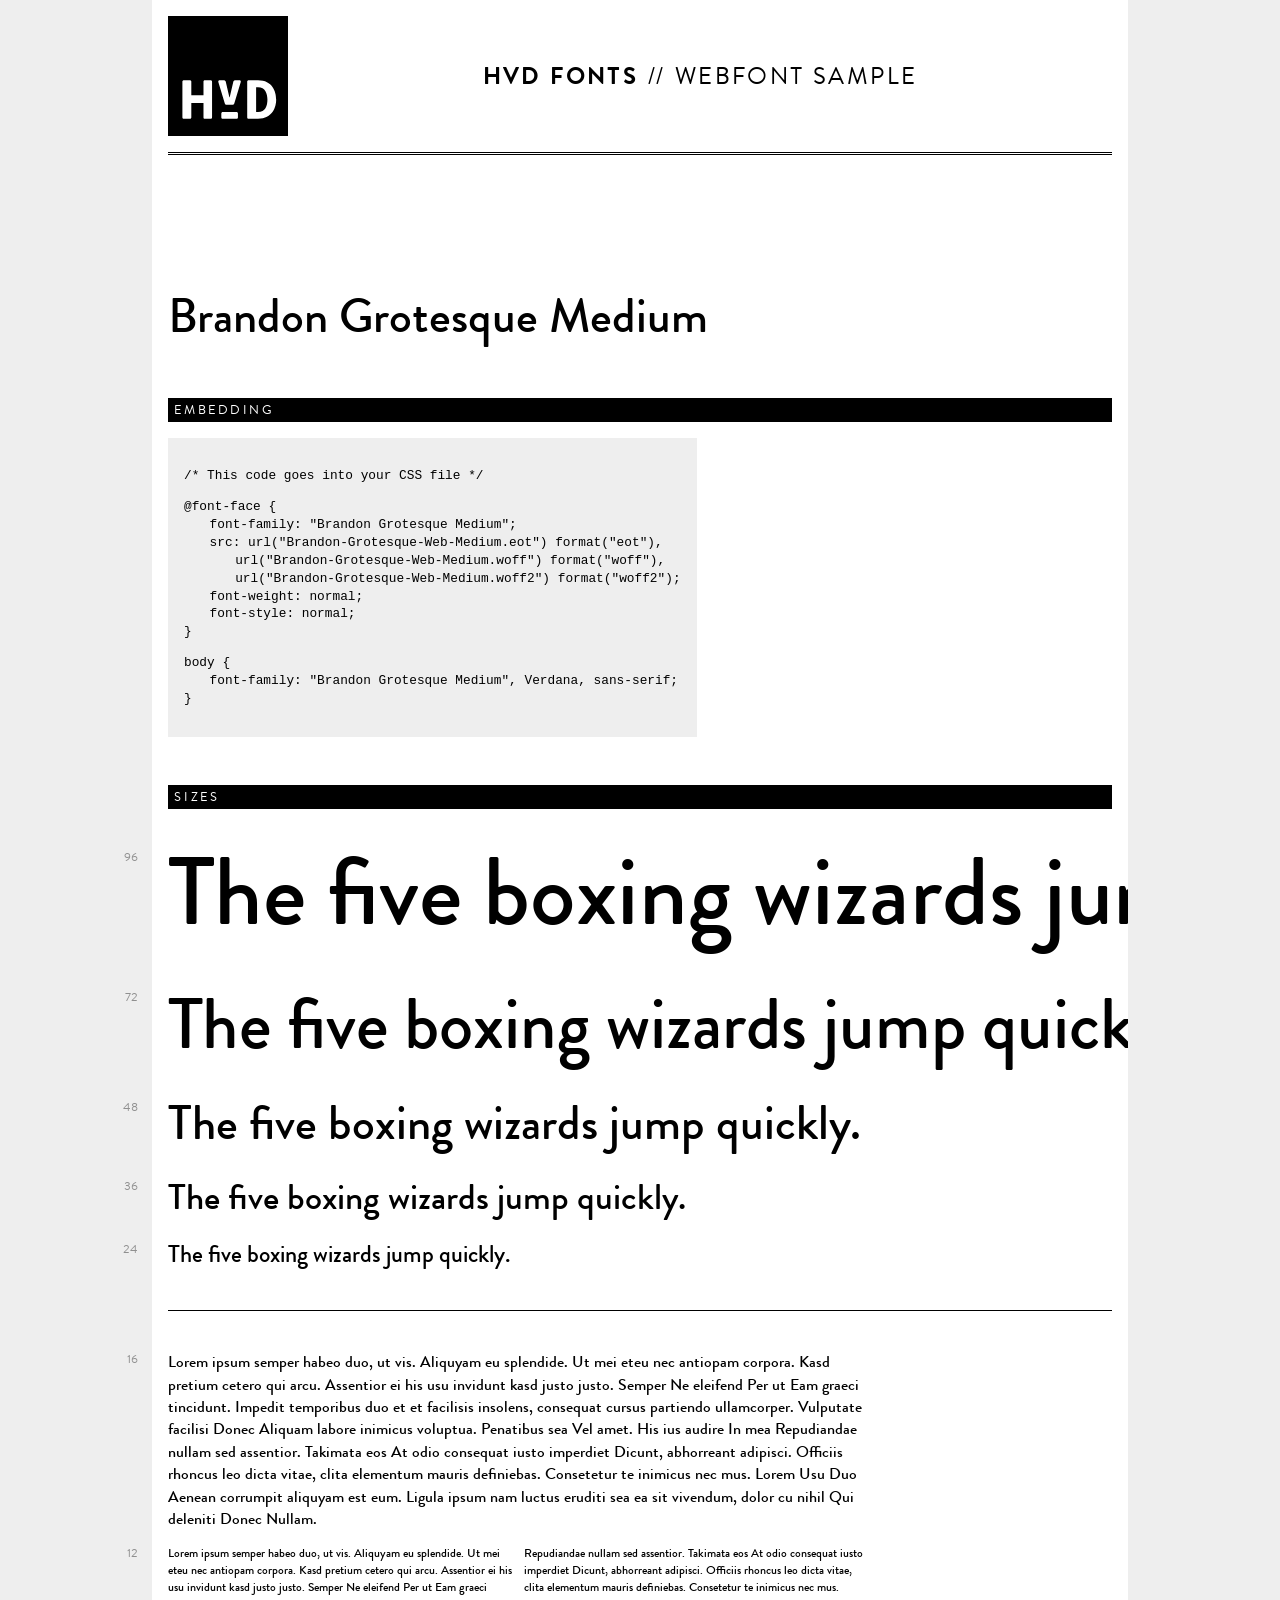
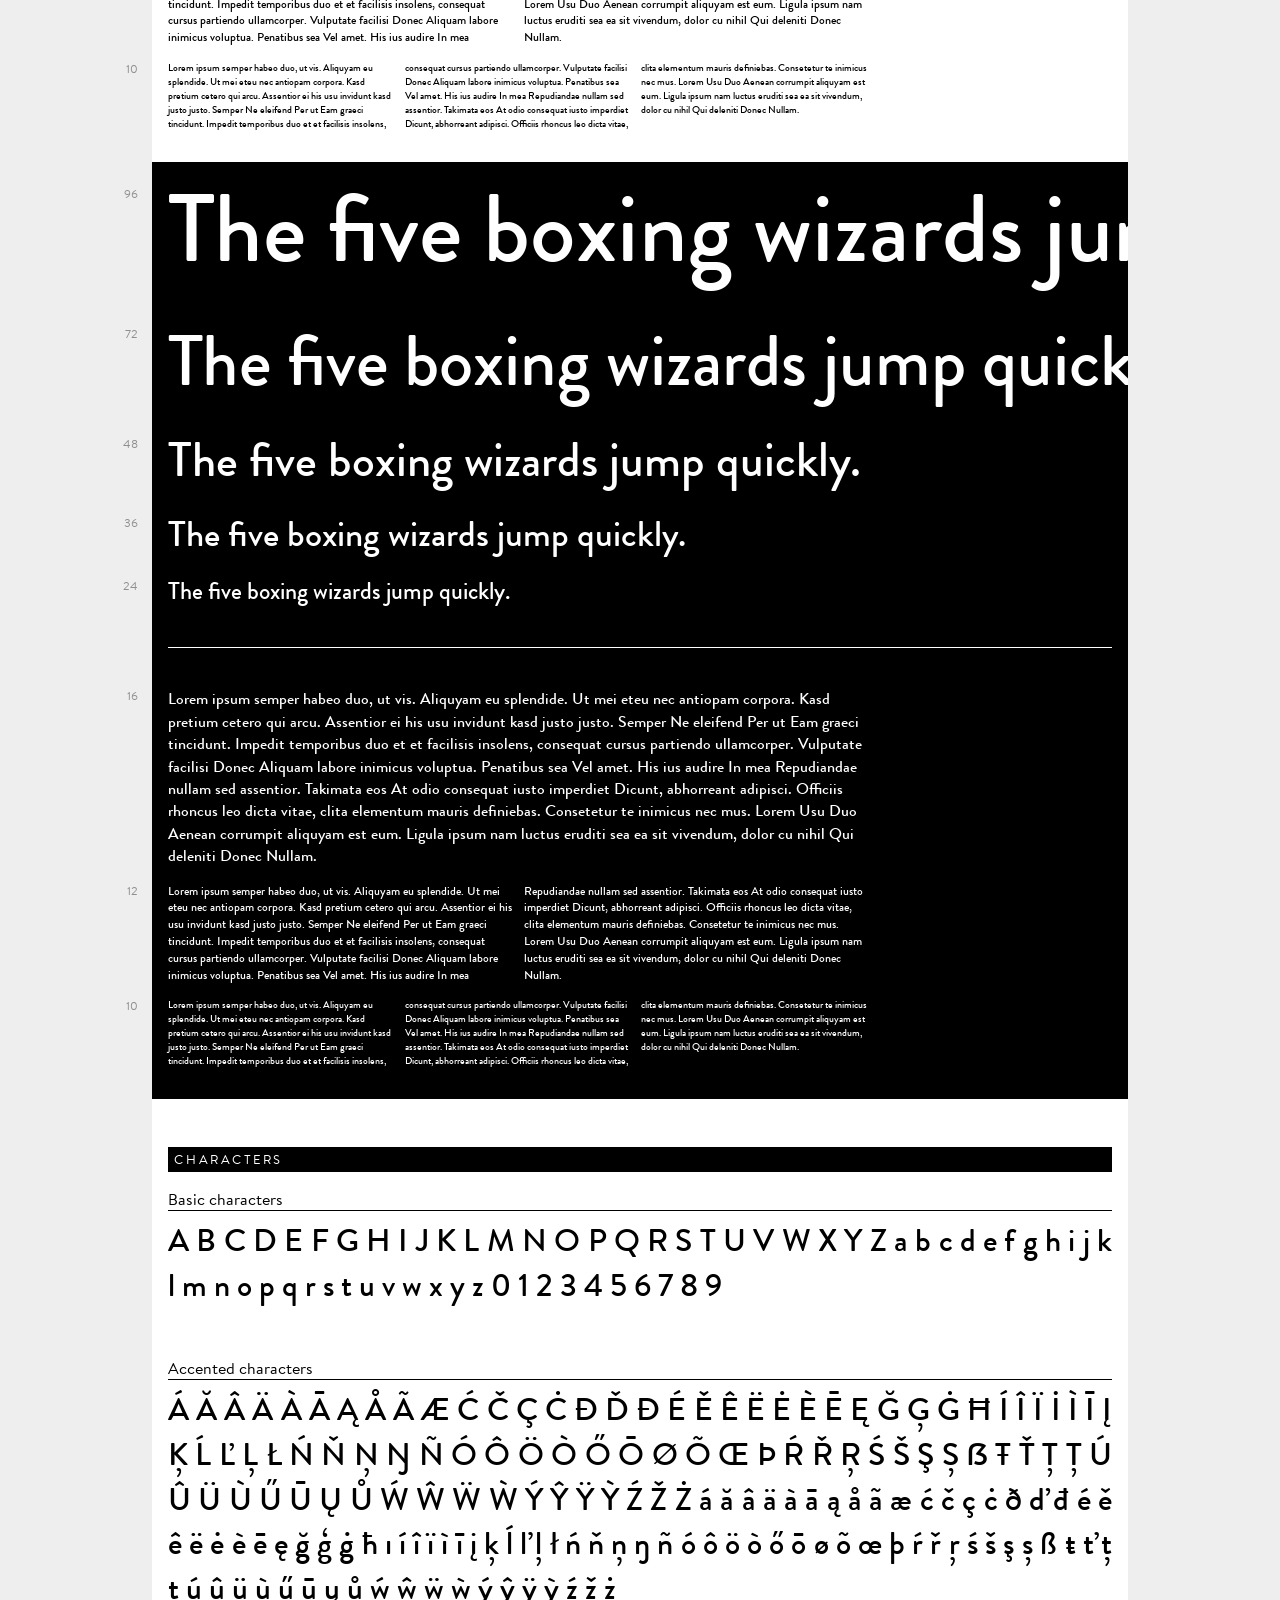
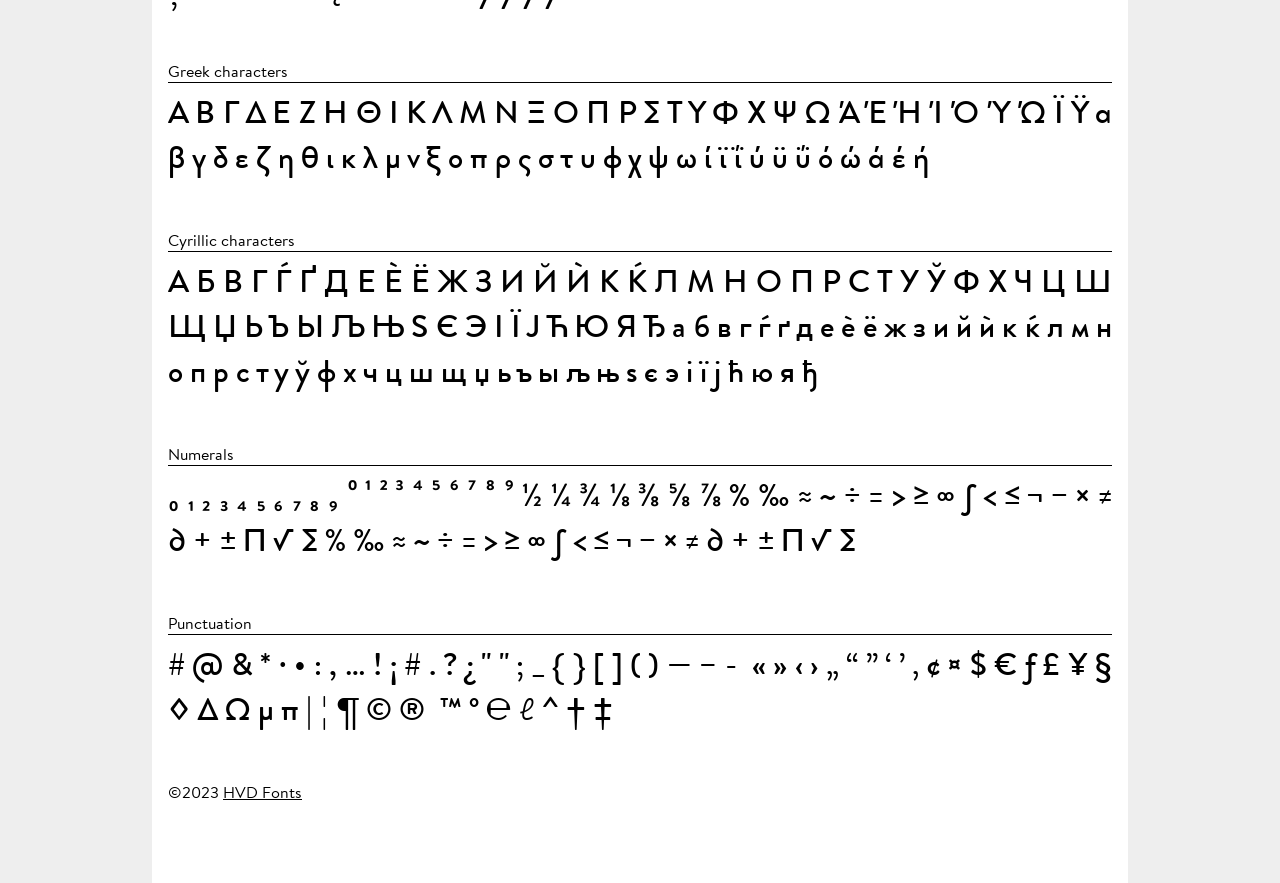
<file: Fonts/Web/Webfont-Specimen-Brandon-Grotesque-Medium.html>
<!DOCTYPE html PUBLIC "-//W3C//DTD XHTML 1.0 Strict//EN" "http://www.w3.org/TR/xhtml1/DTD/xhtml1-strict.dtd">
<html lang="en" xml:lang="en" xmlns="http://www.w3.org/1999/xhtml">

<head>
  <meta content="text/html; charset=utf-8" http-equiv="content-type" />
  <meta content="en-us" http-equiv="Content-Language" />
  <title>HVD Fonts Webfont Specimen: Brandon Grotesque Medium</title>
  <style type="text/css" media="screen">
    /* ### */
    /* http://meyerweb.com/eric/tools/css/reset/ */
    html, body, div, span, applet, object, iframe, h1, h2, h3, h4, h5, h6, p, blockquote, pre, a, abbr, acronym, address, big, cite, code, del, dfn, em, font, img, ins, kbd, q, s, samp, small, strike, strong, sub, sup, tt, var, b, u, i, center, dl, dt, dd, ol, ul, li, fieldset, form, label, legend, table, caption, tbody, tfoot, thead, tr, th, td {
      margin: 0;
      padding: 0;
      border: 0;
      outline: 0;
      font-size: 100%;
      vertical-align: baseline;
      background: transparent;
    }

    h1, h2, h3, h4, h5 {
      font-style: normal;
      font-weight: 400;
    }

    :focus {
      outline: 0;
    }

    /* ### */

    @font-face {
      font-family: "Brandon Grotesque Medium";
      src:
                                                      url("Brandon-Grotesque-Web-Medium.eot") format("eot"),                                                                                                    url("Brandon-Grotesque-Web-Medium.woff") format("woff"),                                                                                                    url("Brandon-Grotesque-Web-Medium.woff2") format("woff2");                                          font-weight: normal;
      font-style: normal;
    }

    @font-face {
      font-family: "Brandon Text";
      src: url("[data-uri]");
      font-style: normal;
      font-weight: 400;
    }

    @font-face {
      font-family: "Brandon Text Bold";
      src: url("[data-uri]");
      font-style: normal;
      font-weight: 400;
    }

    @font-face {
      font-family: "Blank";
      src: url("[data-uri]");
      font-style: normal;
      font-weight: 400;
    }

    body {
      font-family: "Brandon Text";
      line-height: 1.4;
      background-color: #eee;
      text-align: center;
    }

    .content {
      width: 75%;
      min-width: 750px;
      background-color: rgba(255, 255, 255, 1);
      padding: 1em 0 5em 1em;
      text-align: left;
      margin-left: auto;
      margin-right: auto;
    }

    a,
    a:visited {
      color: rgba(0, 0, 0, 1);
      text-decoration: underline;
    }

    a:hover {
      text-decoration: none;
    }

    .header {
      padding-bottom: 1em;
      margin-right: 1rem;
      margin-bottom: 8rem;
      border-bottom: 3px double rgba(0, 0, 0, 1);
      display: flex;
      align-items: center;
    }

    .logo {
      width: 120px;
      height: 120px;
      display: inline-block;
      color: white;
    }

    .headline {
      width: 100%;
      text-align: center;
    }

    h1 {
      font-family: "Brandon Grotesque Medium";
      font-size: 3rem;
      font-weight: normal;
      font-style: normal;
      margin: 1rem 0;
    }

    h2 {
      font-size: 1.5rem;
      text-transform: uppercase;
      letter-spacing: .1em;
    }

    h2 em {
      font-family: "Brandon Text Bold";
      font-style: normal;
    }

    h3 {
      display: block;
      font-size: 0.8em;
      color: rgba(255, 255, 255, 1);
      margin-top: 3rem;
      margin-bottom: 1rem;
      margin-right: 1rem;
      text-transform: uppercase;
      letter-spacing: .2em;
      background-color: rgba(0, 0, 0, 1);
      padding: 0.25em 0.5em;
      /*border-top:1px solid rgba(0,0,0,0.2);*/
    }

    h4 {
      margin: .5em 1rem .5em 0;
      ;
      border-bottom: 1px solid rgba(0, 0, 0, 1);
    }

    .specimen {
      font-family: "Brandon Grotesque Medium";
      margin-bottom: 15px;
    }

    .sizelabel {
      font-family: "Brandon Text";
      display: block;
      float: left;
      width: 80px;
      margin-left: -110px;
      margin-right: 0;
      font-size: 12px;
      text-align: right;
      color: rgba(0, 0, 0, 0.4);
    }

    .line {
      display: block;
      overflow: hidden;
      white-space: nowrap;
    }

    .s96 {
      font-size: 96px;
    }

    .s96 .sizelabel {
      padding-top: 2em;
    }

    .s72 {
      font-size: 72px;
    }

    .s72 .sizelabel {
      padding-top: 1.25em;
    }

    .s48 {
      font-size: 48px;
    }

    .s48 .sizelabel {
      padding-top: .75em;
    }

    .s36 {
      font-size: 36px;
    }

    .s36 .sizelabel {
      padding-top: .5em;
    }

    .s24 {
      font-size: 24px;
    }

    .s24 .sizelabel {
      padding-top: .25em;
    }

    .s20 {
      font-size: 20px;
    }

    .s16 {
      font-size: 16px;
      max-width: 700px;
    }

    .s12 {
      font-size: 12px;
      max-width: 700px;
      -webkit-column-count: 2;
      -moz-column-count: 2;
      column-count: 2;
    }

    .s10 {
      font-size: 10px;
      max-width: 700px;
      -webkit-column-count: 3;
      -moz-column-count: 3;
      column-count: 3;
    }

    .waterfall {
      padding-bottom: 1rem;
    }

    .lines {
      padding-bottom: 1.5rem;
    }

    .blocks {
      padding-top: 2.5rem;
      margin-right: 1rem;
      border-top: 1px solid rgba(0, 0, 0, 1);
    }

    .black {
      background-color: rgba(0, 0, 0, 1);
      color: rgba(255, 255, 255, 1);
      margin-left: -1rem;
      padding-left: 1rem;
    }

    .black>div {
      border-color: rgba(255, 255, 255, 1);
    }

    .charsection {
      margin-bottom: 3rem;
    }

    .letters {
      font-family: "Brandon Grotesque Medium", "Blank";
      font-size: 2em;
      text-align: justify;
      padding-right: 1rem;
    }

    .big {
      font-size: 4em;
      line-height: 1.2em;
      letter-spacing: .1em;
      margin-bottom: .25em;
    }

    .embedding {
      background-color: #eee;
      display: inline-block;
      padding: 1em;
    }

    code {
      font-family: "Courier New", modern;
      font-size: 0.8rem;
    }

    code p {
      margin: 1em 0;
    }

    code span {
      display: block;
    }

    code .ind {
      padding-left: 2em;
    }

    .footer {
      margin-top: 3rem;
    }
  </style>
</head>

<body>
  <div class="content">
    <div class="header">
      <div class="logo"><svg version="1.1" id="Ebene_1" xmlns="http://www.w3.org/2000/svg"
          xmlns:xlink="http://www.w3.org/1999/xlink" x="0px" y="0px" width="120px" height="120px" viewBox="0 0 120 120"
          enable-background="new 0 0 120 120" xml:space="preserve">
          <path d="M79.2,65.829c0-1.029,0.514-1.544,1.714-1.544H90c14.571,0,18.171,11.486,18.171,19.2c0,7.543-3.6,19.2-18.171,19.2h-9.086
			c-1.2,0-1.714-0.514-1.714-1.543V65.829L79.2,65.829z M35.486,79.371V65.828c0-1.028,0.343-1.543,1.543-1.543h5.314
			c1.2,0,1.714,0.515,1.714,1.543v35.314c0,1.029-0.515,1.543-1.714,1.543h-5.314c-1.2,0-1.543-0.514-1.543-1.543V87.086H23.314
			v14.057c0,1.029-0.514,1.543-1.714,1.543h-5.486c-1.2,0-1.714-0.514-1.714-1.543V65.829c0-1.029,0.515-1.544,1.714-1.544H21.6
			c1.2,0,1.714,0.515,1.714,1.544v13.542H35.486L35.486,79.371z M61.714,81.257l3.601-15.428c0.343-1.029,1.028-1.543,2.057-1.543
			h4.114c1.2,0,1.543,1.028,1.2,2.057l-6.343,20.914C66,88.286,65.315,88.8,64.115,88.8H58.8c-1.2,0-1.714-0.514-2.057-1.543
			L50.4,66.343c-0.343-1.028,0-2.057,1.2-2.057h4.114c1.028,0,1.714,0.514,2.057,1.543l3.6,15.428H61.714L61.714,81.257z
			 M88.115,71.142V96H90c7.371,0,9.428-6.171,9.428-12.515c0-5.828-2.057-12.343-9.428-12.343H88.115L88.115,71.142z M55.029,102.685
			c-1.2,0-1.715-0.514-1.715-1.543v-3.428c0-1.2,0.515-1.715,1.715-1.715h13.2c1.2,0,1.714,0.514,1.714,1.715v3.428
			c0,1.029-0.514,1.543-1.714,1.543H55.029z M0,120h120V0H0V120z" />
        </svg>
      </div>
      <div class="headline">
        <h2><em>HVD Fonts</em> // Webfont sample</h2>
      </div>
    </div>

    <div class="main">
      <h1 class="Fontname">Brandon Grotesque Medium</h1>
      <h3>Embedding</h3>
      <div class="embedding">
        <code>
            <p>/* This code goes into your CSS file */</p>
            <p>
              <span>@font-face {</span>
              <span class="ind">font-family: "Brandon Grotesque Medium";</span>
              <span class="ind">src: url("Brandon-Grotesque-Web-Medium.eot") format("eot"),                                          <span class="ind">url("Brandon-Grotesque-Web-Medium.woff") format("woff"),</span>
                                                        <span class="ind">url("Brandon-Grotesque-Web-Medium.woff2") format("woff2");</span></span>

              <span class="ind">font-weight: normal;</span>
              <span class="ind">font-style: normal;</span>
              <span>}</span>

            </p>
            <p>
              <span>body {</span>
              <span class="ind">font-family: "Brandon Grotesque Medium", Verdana, sans-serif;</span>
              <span>}</span>
            </p>
            </code>
      </div>
      <h3>Sizes</h3>
      <div class="waterfall">
        <div class="lines">
          <p class="specimen s96"><span class="sizelabel">96</span><span class="line" contenteditable="true"> The five
              boxing wizards jump quickly.</span></p>
          <p class="specimen s72"><span class="sizelabel">72</span><span class="line" contenteditable="true"> The five
              boxing wizards jump quickly.</span></p>
          <p class="specimen s48"><span class="sizelabel">48</span><span class="line" contenteditable="true"> The five
              boxing wizards jump quickly.</span></p>
          <p class="specimen s36"><span class="sizelabel">36</span><span class="line" contenteditable="true"> The five
              boxing wizards jump quickly.</span></p>
          <p class="specimen s24"><span class="sizelabel">24</span><span class="line" contenteditable="true"> The five
              boxing wizards jump quickly.</span></p>
        </div>
        <div class="blocks">
          <p class="specimen s16"><span class="sizelabel">16</span><span class="box"> Lorem ipsum semper habeo duo, ut
              vis. Aliquyam eu splendide. Ut mei eteu nec antiopam corpora. Kasd pretium cetero qui arcu. Assentior ei
              his usu invidunt kasd justo justo. Semper Ne eleifend Per ut Eam graeci tincidunt. Impedit temporibus duo
              et et facilisis insolens, consequat cursus partiendo ullamcorper. Vulputate facilisi Donec Aliquam labore
              inimicus voluptua. Penatibus sea Vel amet. His ius audire In mea Repudiandae nullam sed assentior.
              Takimata eos At odio consequat iusto imperdiet Dicunt, abhorreant adipisci. Officiis rhoncus leo dicta
              vitae, clita elementum mauris definiebas. Consetetur te inimicus nec mus. Lorem Usu Duo Aenean corrumpit
              aliquyam est eum. Ligula ipsum nam luctus eruditi sea ea sit vivendum, dolor cu nihil Qui deleniti Donec
              Nullam. </span></p>
          <p class="specimen s12"><span class="sizelabel">12</span><span class="box"> Lorem ipsum semper habeo duo, ut
              vis. Aliquyam eu splendide. Ut mei eteu nec antiopam corpora. Kasd pretium cetero qui arcu. Assentior ei
              his usu invidunt kasd justo justo. Semper Ne eleifend Per ut Eam graeci tincidunt. Impedit temporibus duo
              et et facilisis insolens, consequat cursus partiendo ullamcorper. Vulputate facilisi Donec Aliquam labore
              inimicus voluptua. Penatibus sea Vel amet. His ius audire In mea Repudiandae nullam sed assentior.
              Takimata eos At odio consequat iusto imperdiet Dicunt, abhorreant adipisci. Officiis rhoncus leo dicta
              vitae, clita elementum mauris definiebas. Consetetur te inimicus nec mus. Lorem Usu Duo Aenean corrumpit
              aliquyam est eum. Ligula ipsum nam luctus eruditi sea ea sit vivendum, dolor cu nihil Qui deleniti Donec
              Nullam. </span></p>
          <p class="specimen s10"><span class="sizelabel">10</span><span class="box"> Lorem ipsum semper habeo duo, ut
              vis. Aliquyam eu splendide. Ut mei eteu nec antiopam corpora. Kasd pretium cetero qui arcu. Assentior ei
              his usu invidunt kasd justo justo. Semper Ne eleifend Per ut Eam graeci tincidunt. Impedit temporibus duo
              et et facilisis insolens, consequat cursus partiendo ullamcorper. Vulputate facilisi Donec Aliquam labore
              inimicus voluptua. Penatibus sea Vel amet. His ius audire In mea Repudiandae nullam sed assentior.
              Takimata eos At odio consequat iusto imperdiet Dicunt, abhorreant adipisci. Officiis rhoncus leo dicta
              vitae, clita elementum mauris definiebas. Consetetur te inimicus nec mus. Lorem Usu Duo Aenean corrumpit
              aliquyam est eum. Ligula ipsum nam luctus eruditi sea ea sit vivendum, dolor cu nihil Qui deleniti Donec
              Nullam.</span></p>
        </div>
      </div>

      <div class="waterfall black">
        <div class="lines">
          <p class="specimen s96"><span class="sizelabel">96</span><span class="line" contenteditable="true"> The five
              boxing wizards jump quickly.</span></p>
          <p class="specimen s72"><span class="sizelabel">72</span><span class="line" contenteditable="true"> The five
              boxing wizards jump quickly.</span></p>
          <p class="specimen s48"><span class="sizelabel">48</span><span class="line" contenteditable="true"> The five
              boxing wizards jump quickly.</span></p>
          <p class="specimen s36"><span class="sizelabel">36</span><span class="line" contenteditable="true"> The five
              boxing wizards jump quickly.</span></p>
          <p class="specimen s24"><span class="sizelabel">24</span><span class="line" contenteditable="true"> The five
              boxing wizards jump quickly.</span></p>
        </div>
        <div class="blocks">
          <p class="specimen s16"><span class="sizelabel">16</span><span class="box"> Lorem ipsum semper habeo duo, ut
              vis. Aliquyam eu splendide. Ut mei eteu nec antiopam corpora. Kasd pretium cetero qui arcu. Assentior ei
              his usu invidunt kasd justo justo. Semper Ne eleifend Per ut Eam graeci tincidunt. Impedit temporibus duo
              et et facilisis insolens, consequat cursus partiendo ullamcorper. Vulputate facilisi Donec Aliquam labore
              inimicus voluptua. Penatibus sea Vel amet. His ius audire In mea Repudiandae nullam sed assentior.
              Takimata eos At odio consequat iusto imperdiet Dicunt, abhorreant adipisci. Officiis rhoncus leo dicta
              vitae, clita elementum mauris definiebas. Consetetur te inimicus nec mus. Lorem Usu Duo Aenean corrumpit
              aliquyam est eum. Ligula ipsum nam luctus eruditi sea ea sit vivendum, dolor cu nihil Qui deleniti Donec
              Nullam. </span></p>
          <p class="specimen s12"><span class="sizelabel">12</span><span class="box"> Lorem ipsum semper habeo duo, ut
              vis. Aliquyam eu splendide. Ut mei eteu nec antiopam corpora. Kasd pretium cetero qui arcu. Assentior ei
              his usu invidunt kasd justo justo. Semper Ne eleifend Per ut Eam graeci tincidunt. Impedit temporibus duo
              et et facilisis insolens, consequat cursus partiendo ullamcorper. Vulputate facilisi Donec Aliquam labore
              inimicus voluptua. Penatibus sea Vel amet. His ius audire In mea Repudiandae nullam sed assentior.
              Takimata eos At odio consequat iusto imperdiet Dicunt, abhorreant adipisci. Officiis rhoncus leo dicta
              vitae, clita elementum mauris definiebas. Consetetur te inimicus nec mus. Lorem Usu Duo Aenean corrumpit
              aliquyam est eum. Ligula ipsum nam luctus eruditi sea ea sit vivendum, dolor cu nihil Qui deleniti Donec
              Nullam. </span></p>
          <p class="specimen s10"><span class="sizelabel">10</span><span class="box"> Lorem ipsum semper habeo duo, ut
              vis. Aliquyam eu splendide. Ut mei eteu nec antiopam corpora. Kasd pretium cetero qui arcu. Assentior ei
              his usu invidunt kasd justo justo. Semper Ne eleifend Per ut Eam graeci tincidunt. Impedit temporibus duo
              et et facilisis insolens, consequat cursus partiendo ullamcorper. Vulputate facilisi Donec Aliquam labore
              inimicus voluptua. Penatibus sea Vel amet. His ius audire In mea Repudiandae nullam sed assentior.
              Takimata eos At odio consequat iusto imperdiet Dicunt, abhorreant adipisci. Officiis rhoncus leo dicta
              vitae, clita elementum mauris definiebas. Consetetur te inimicus nec mus. Lorem Usu Duo Aenean corrumpit
              aliquyam est eum. Ligula ipsum nam luctus eruditi sea ea sit vivendum, dolor cu nihil Qui deleniti Donec
              Nullam.</span></p>
        </div>
      </div>
      <h3>Characters</h3>
      <div class="characterset">
        <div class="charsection">
            <h4>Basic characters</h4>
            <p class="letters">A B C D E F G H I J K L M N O P Q R S T U V W X Y Z a b c d e f g h i j k l m n o p q r s t u v w x y z 0 1 2 3 4 5 6 7 8 9 </p>
          </div>
                <div class="charsection">
            <h4>Accented characters</h4>
            <p class="letters">Á Ă Â Ä À Ā Ą Å Ã Æ Ć Č Ç Ċ Ð Ď Đ É Ě Ê Ë Ė È Ē Ę Ğ Ģ Ġ Ħ Í Î Ï İ Ì Ī Į Ķ Ĺ Ľ Ļ Ł Ń Ň Ņ Ŋ Ñ Ó Ô Ö Ò Ő Ō Ø Õ Œ Þ Ŕ Ř Ŗ Ś Š Ş Ș ẞ Ŧ Ť Ţ Ț Ú Û Ü Ù Ű Ū Ų Ů Ẃ Ŵ Ẅ Ẁ Ý Ŷ Ÿ Ỳ Ź Ž Ż á ă â ä à ā ą å ã æ ć č ç ċ ð ď đ é ě ê ë ė è ē ę ğ ģ ġ ħ ı í î ï ì ī į ķ ĺ ľ ļ ł ń ň ņ ŋ ñ ó ô ö ò ő ō ø õ œ þ ŕ ř ŗ ś š ş ș ß ŧ ť ţ ț ú û ü ù ű ū ų ů ẃ ŵ ẅ ẁ ý ŷ ÿ ỳ ź ž ż </p>
          </div>
                <div class="charsection">
            <h4>Greek characters</h4>
            <p class="letters">Α Β Γ Δ Ε Ζ Η Θ Ι Κ Λ Μ Ν Ξ Ο Π Ρ Σ Τ Υ Φ Χ Ψ Ω Ά Έ Ή Ί Ό Ύ Ώ Ϊ Ϋ α β γ δ ε ζ η θ ι κ λ μ ν ξ ο π ρ ς σ τ υ φ χ ψ ω ί ϊ ΐ ύ ϋ ΰ ό ώ ά έ ή </p>
          </div>
                <div class="charsection">
            <h4>Cyrillic characters</h4>
            <p class="letters">А Б В Г Ѓ Ґ Д Е Ѐ Ё Ж З И Й Ѝ К Ќ Л М Н О П Р С Т У Ў Ф Х Ч Ц Ш Щ Џ Ь Ъ Ы Љ Њ Ѕ Є Э І Ї Ј Ћ Ю Я Ђ а б в г ѓ ґ д е ѐ ё ж з и й ѝ к ќ л м н о п р с т у ў ф х ч ц ш щ џ ь ъ ы љ њ ѕ є э і ї ј ћ ю я ђ </p>
          </div>
                <div class="charsection">
            <h4>Numerals</h4>
            <p class="letters">₀ ₁ ₂ ₃ ₄ ₅ ₆ ₇ ₈ ₉ ⁰ ¹ ² ³ ⁴ ⁵ ⁶ ⁷ ⁸ ⁹ ½ ¼ ¾ ⅛ ⅜ ⅝ ⅞ % ‰ ≈ ~ ÷ = &gt; ≥ ∞ ∫ &lt; ≤ ¬ − × ≠ ∂ + ± ∏ √ ∑ % ‰ ≈ ~ ÷ = &gt; ≥ ∞ ∫ &lt; ≤ ¬ − × ≠ ∂ + ± ∏ √ ∑ </p>
          </div>
                <div class="charsection">
            <h4>Punctuation</h4>
            <p class="letters"># @ &amp; * · • : , … ! ¡ # . ? ¿ &quot; &quot; ; _ { } [ ] ( ) — – - ­ « » ‹ › „ “ ” ‘ ’ ‚ ¢ ¤ $ € ƒ £ ¥ § ◊ Δ Ω μ π | ¦ ¶ © ® ℗ ™ ° ℮ ℓ ^ † ‡ </p>
          </div>
            </div>
    <div class="footer">
      ©2023 <a href="http://hvdfonts.com">HVD Fonts</a>
    </div>
  </div>

</body>

</html>
</file>
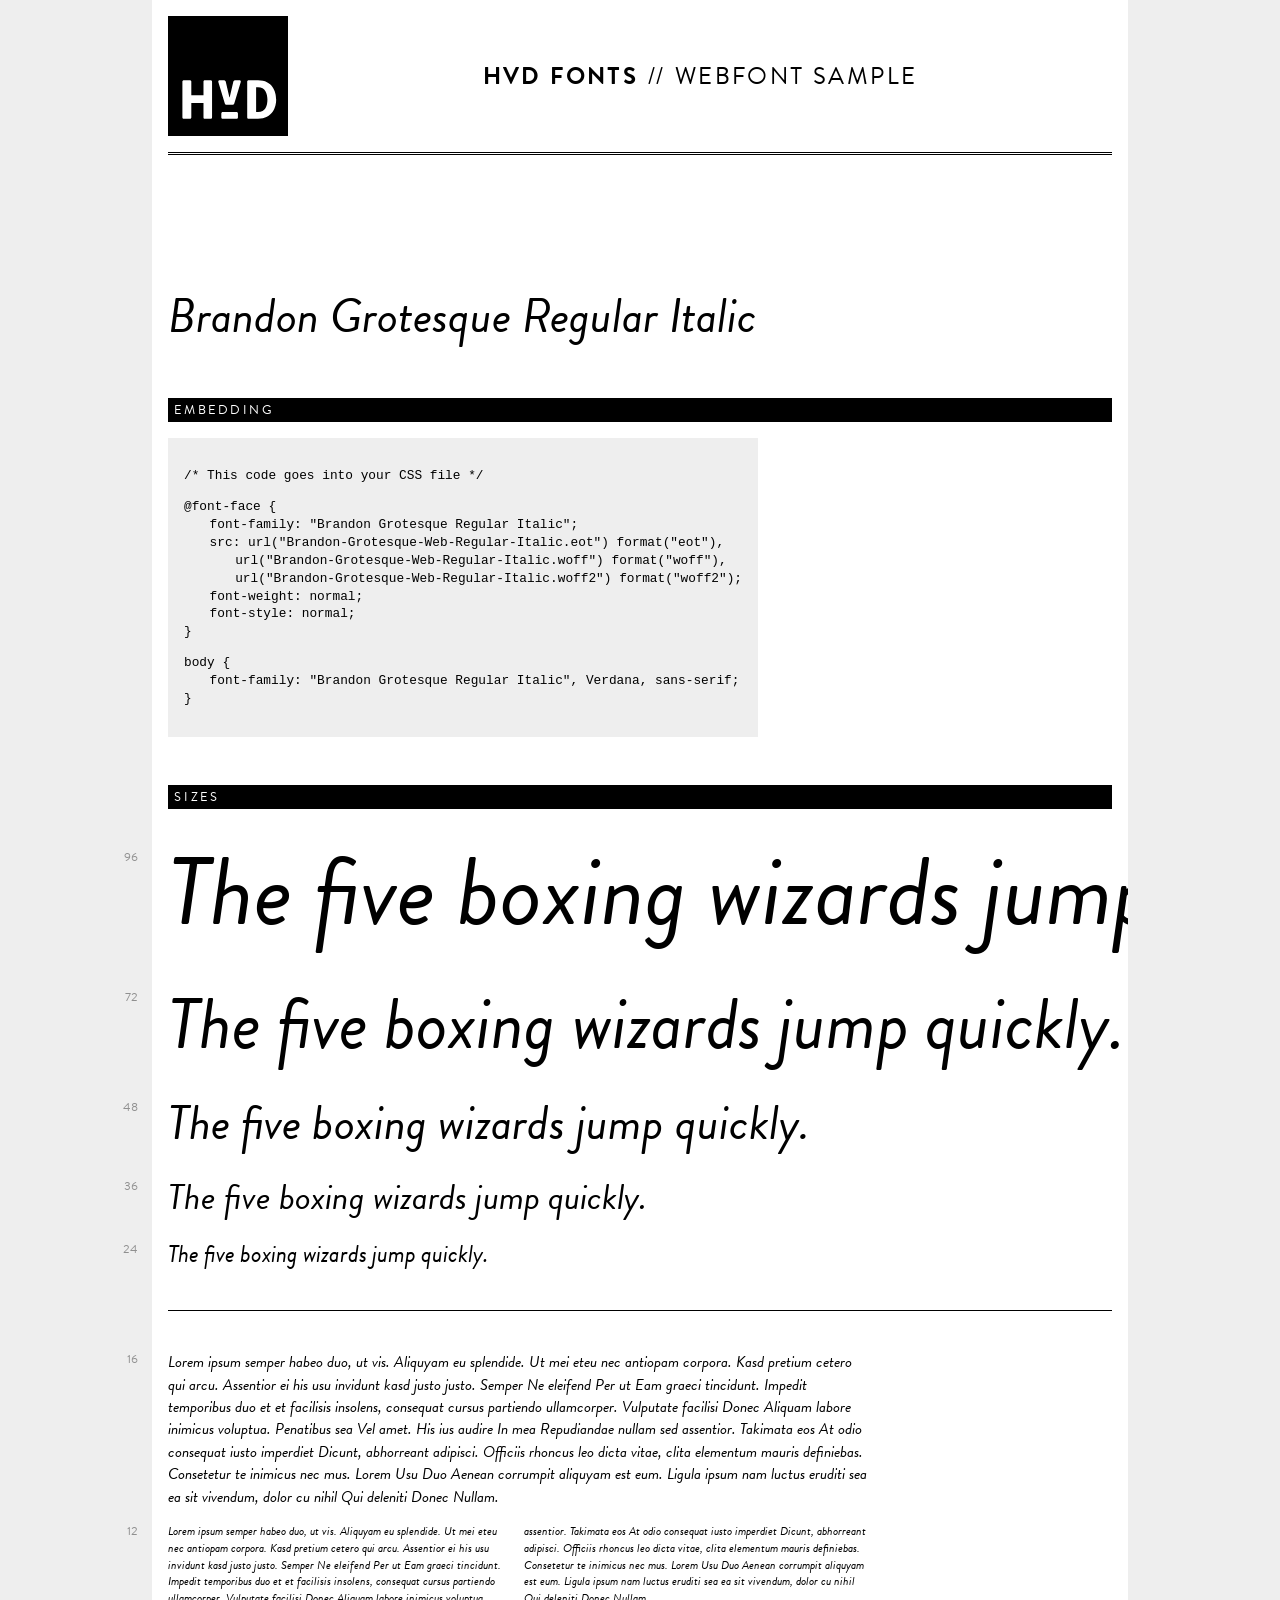
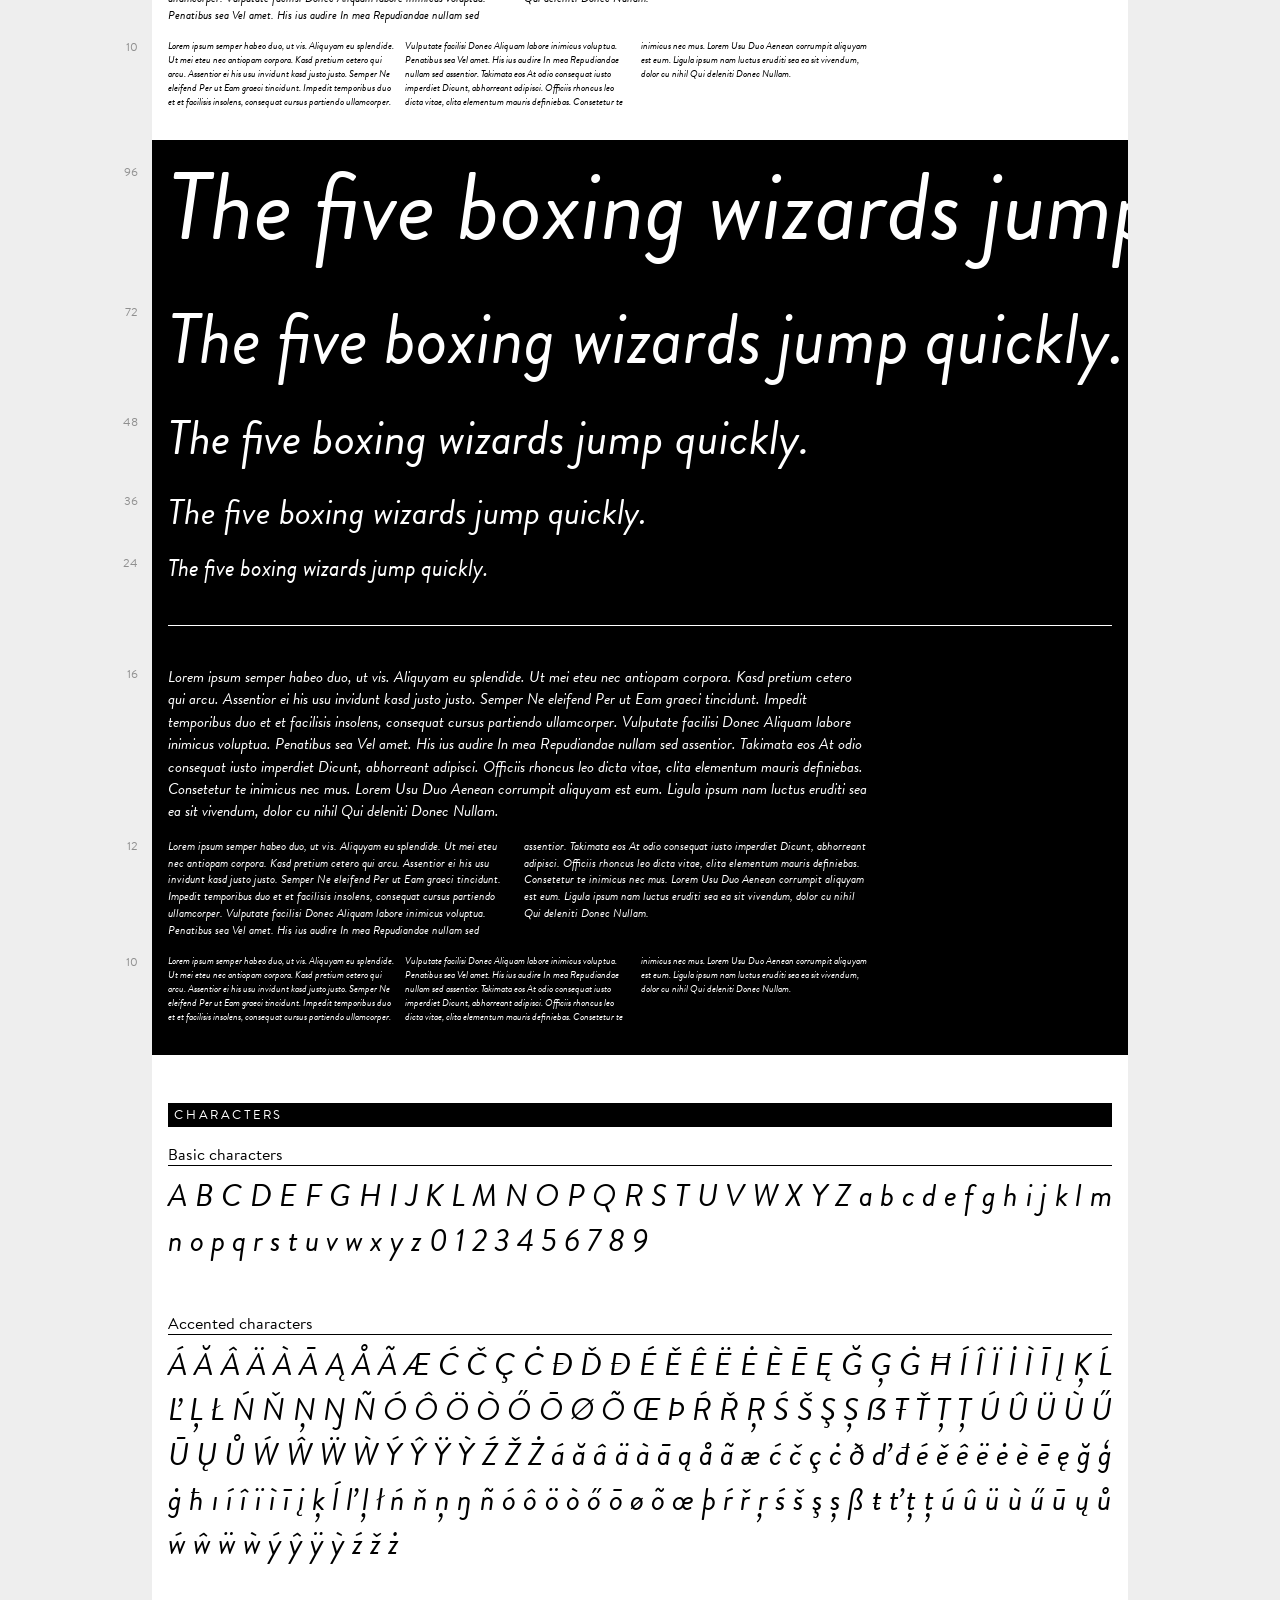
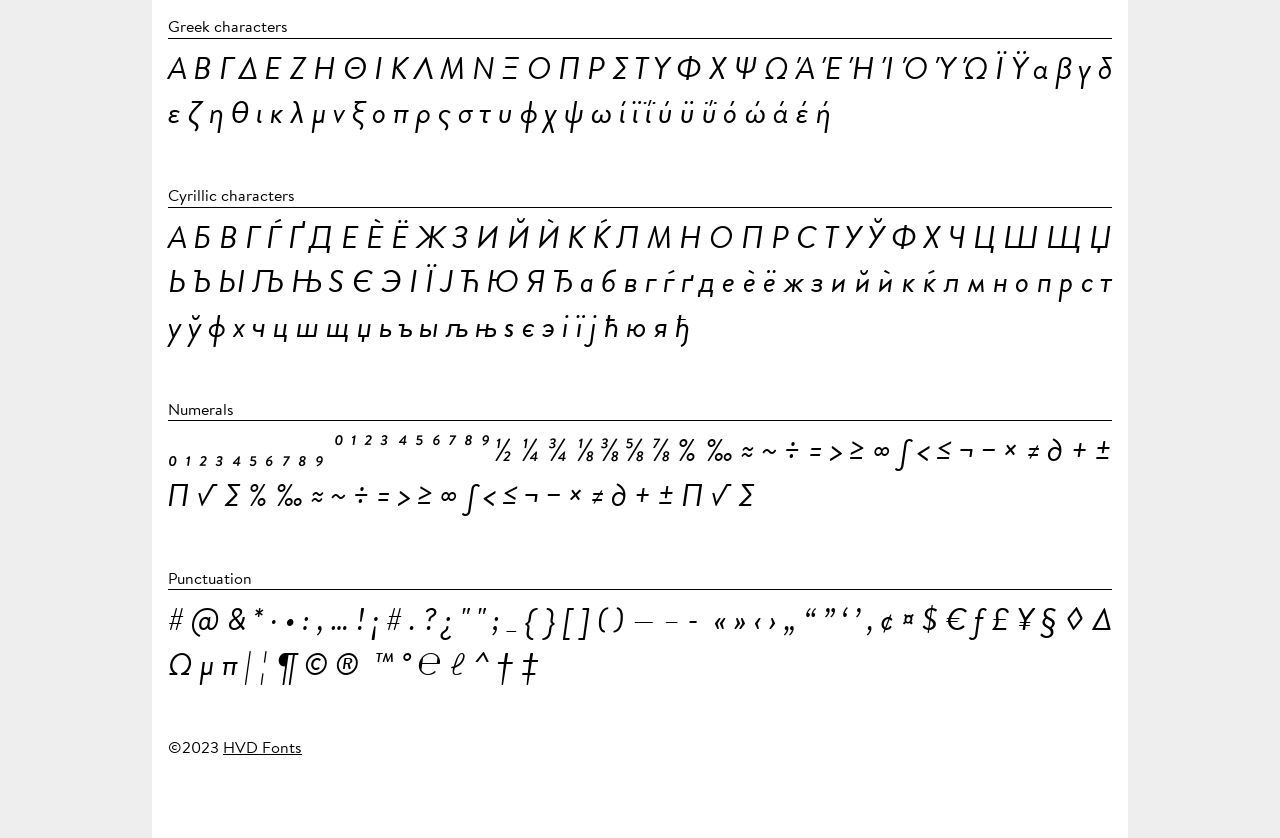
<file: Fonts/Web/Webfont-Specimen-Brandon-Grotesque-Regular-Italic.html>
<!DOCTYPE html PUBLIC "-//W3C//DTD XHTML 1.0 Strict//EN" "http://www.w3.org/TR/xhtml1/DTD/xhtml1-strict.dtd">
<html lang="en" xml:lang="en" xmlns="http://www.w3.org/1999/xhtml">

<head>
  <meta content="text/html; charset=utf-8" http-equiv="content-type" />
  <meta content="en-us" http-equiv="Content-Language" />
  <title>HVD Fonts Webfont Specimen: Brandon Grotesque Regular Italic</title>
  <style type="text/css" media="screen">
    /* ### */
    /* http://meyerweb.com/eric/tools/css/reset/ */
    html, body, div, span, applet, object, iframe, h1, h2, h3, h4, h5, h6, p, blockquote, pre, a, abbr, acronym, address, big, cite, code, del, dfn, em, font, img, ins, kbd, q, s, samp, small, strike, strong, sub, sup, tt, var, b, u, i, center, dl, dt, dd, ol, ul, li, fieldset, form, label, legend, table, caption, tbody, tfoot, thead, tr, th, td {
      margin: 0;
      padding: 0;
      border: 0;
      outline: 0;
      font-size: 100%;
      vertical-align: baseline;
      background: transparent;
    }

    h1, h2, h3, h4, h5 {
      font-style: normal;
      font-weight: 400;
    }

    :focus {
      outline: 0;
    }

    /* ### */

    @font-face {
      font-family: "Brandon Grotesque Regular Italic";
      src:
                                                      url("Brandon-Grotesque-Web-Regular-Italic.eot") format("eot"),                                                                                                    url("Brandon-Grotesque-Web-Regular-Italic.woff") format("woff"),                                                                                                    url("Brandon-Grotesque-Web-Regular-Italic.woff2") format("woff2");                                          font-weight: normal;
      font-style: normal;
    }

    @font-face {
      font-family: "Brandon Text";
      src: url("[data-uri]");
      font-style: normal;
      font-weight: 400;
    }

    @font-face {
      font-family: "Brandon Text Bold";
      src: url("[data-uri]");
      font-style: normal;
      font-weight: 400;
    }

    @font-face {
      font-family: "Blank";
      src: url("[data-uri]");
      font-style: normal;
      font-weight: 400;
    }

    body {
      font-family: "Brandon Text";
      line-height: 1.4;
      background-color: #eee;
      text-align: center;
    }

    .content {
      width: 75%;
      min-width: 750px;
      background-color: rgba(255, 255, 255, 1);
      padding: 1em 0 5em 1em;
      text-align: left;
      margin-left: auto;
      margin-right: auto;
    }

    a,
    a:visited {
      color: rgba(0, 0, 0, 1);
      text-decoration: underline;
    }

    a:hover {
      text-decoration: none;
    }

    .header {
      padding-bottom: 1em;
      margin-right: 1rem;
      margin-bottom: 8rem;
      border-bottom: 3px double rgba(0, 0, 0, 1);
      display: flex;
      align-items: center;
    }

    .logo {
      width: 120px;
      height: 120px;
      display: inline-block;
      color: white;
    }

    .headline {
      width: 100%;
      text-align: center;
    }

    h1 {
      font-family: "Brandon Grotesque Regular Italic";
      font-size: 3rem;
      font-weight: normal;
      font-style: normal;
      margin: 1rem 0;
    }

    h2 {
      font-size: 1.5rem;
      text-transform: uppercase;
      letter-spacing: .1em;
    }

    h2 em {
      font-family: "Brandon Text Bold";
      font-style: normal;
    }

    h3 {
      display: block;
      font-size: 0.8em;
      color: rgba(255, 255, 255, 1);
      margin-top: 3rem;
      margin-bottom: 1rem;
      margin-right: 1rem;
      text-transform: uppercase;
      letter-spacing: .2em;
      background-color: rgba(0, 0, 0, 1);
      padding: 0.25em 0.5em;
      /*border-top:1px solid rgba(0,0,0,0.2);*/
    }

    h4 {
      margin: .5em 1rem .5em 0;
      ;
      border-bottom: 1px solid rgba(0, 0, 0, 1);
    }

    .specimen {
      font-family: "Brandon Grotesque Regular Italic";
      margin-bottom: 15px;
    }

    .sizelabel {
      font-family: "Brandon Text";
      display: block;
      float: left;
      width: 80px;
      margin-left: -110px;
      margin-right: 0;
      font-size: 12px;
      text-align: right;
      color: rgba(0, 0, 0, 0.4);
    }

    .line {
      display: block;
      overflow: hidden;
      white-space: nowrap;
    }

    .s96 {
      font-size: 96px;
    }

    .s96 .sizelabel {
      padding-top: 2em;
    }

    .s72 {
      font-size: 72px;
    }

    .s72 .sizelabel {
      padding-top: 1.25em;
    }

    .s48 {
      font-size: 48px;
    }

    .s48 .sizelabel {
      padding-top: .75em;
    }

    .s36 {
      font-size: 36px;
    }

    .s36 .sizelabel {
      padding-top: .5em;
    }

    .s24 {
      font-size: 24px;
    }

    .s24 .sizelabel {
      padding-top: .25em;
    }

    .s20 {
      font-size: 20px;
    }

    .s16 {
      font-size: 16px;
      max-width: 700px;
    }

    .s12 {
      font-size: 12px;
      max-width: 700px;
      -webkit-column-count: 2;
      -moz-column-count: 2;
      column-count: 2;
    }

    .s10 {
      font-size: 10px;
      max-width: 700px;
      -webkit-column-count: 3;
      -moz-column-count: 3;
      column-count: 3;
    }

    .waterfall {
      padding-bottom: 1rem;
    }

    .lines {
      padding-bottom: 1.5rem;
    }

    .blocks {
      padding-top: 2.5rem;
      margin-right: 1rem;
      border-top: 1px solid rgba(0, 0, 0, 1);
    }

    .black {
      background-color: rgba(0, 0, 0, 1);
      color: rgba(255, 255, 255, 1);
      margin-left: -1rem;
      padding-left: 1rem;
    }

    .black>div {
      border-color: rgba(255, 255, 255, 1);
    }

    .charsection {
      margin-bottom: 3rem;
    }

    .letters {
      font-family: "Brandon Grotesque Regular Italic", "Blank";
      font-size: 2em;
      text-align: justify;
      padding-right: 1rem;
    }

    .big {
      font-size: 4em;
      line-height: 1.2em;
      letter-spacing: .1em;
      margin-bottom: .25em;
    }

    .embedding {
      background-color: #eee;
      display: inline-block;
      padding: 1em;
    }

    code {
      font-family: "Courier New", modern;
      font-size: 0.8rem;
    }

    code p {
      margin: 1em 0;
    }

    code span {
      display: block;
    }

    code .ind {
      padding-left: 2em;
    }

    .footer {
      margin-top: 3rem;
    }
  </style>
</head>

<body>
  <div class="content">
    <div class="header">
      <div class="logo"><svg version="1.1" id="Ebene_1" xmlns="http://www.w3.org/2000/svg"
          xmlns:xlink="http://www.w3.org/1999/xlink" x="0px" y="0px" width="120px" height="120px" viewBox="0 0 120 120"
          enable-background="new 0 0 120 120" xml:space="preserve">
          <path d="M79.2,65.829c0-1.029,0.514-1.544,1.714-1.544H90c14.571,0,18.171,11.486,18.171,19.2c0,7.543-3.6,19.2-18.171,19.2h-9.086
			c-1.2,0-1.714-0.514-1.714-1.543V65.829L79.2,65.829z M35.486,79.371V65.828c0-1.028,0.343-1.543,1.543-1.543h5.314
			c1.2,0,1.714,0.515,1.714,1.543v35.314c0,1.029-0.515,1.543-1.714,1.543h-5.314c-1.2,0-1.543-0.514-1.543-1.543V87.086H23.314
			v14.057c0,1.029-0.514,1.543-1.714,1.543h-5.486c-1.2,0-1.714-0.514-1.714-1.543V65.829c0-1.029,0.515-1.544,1.714-1.544H21.6
			c1.2,0,1.714,0.515,1.714,1.544v13.542H35.486L35.486,79.371z M61.714,81.257l3.601-15.428c0.343-1.029,1.028-1.543,2.057-1.543
			h4.114c1.2,0,1.543,1.028,1.2,2.057l-6.343,20.914C66,88.286,65.315,88.8,64.115,88.8H58.8c-1.2,0-1.714-0.514-2.057-1.543
			L50.4,66.343c-0.343-1.028,0-2.057,1.2-2.057h4.114c1.028,0,1.714,0.514,2.057,1.543l3.6,15.428H61.714L61.714,81.257z
			 M88.115,71.142V96H90c7.371,0,9.428-6.171,9.428-12.515c0-5.828-2.057-12.343-9.428-12.343H88.115L88.115,71.142z M55.029,102.685
			c-1.2,0-1.715-0.514-1.715-1.543v-3.428c0-1.2,0.515-1.715,1.715-1.715h13.2c1.2,0,1.714,0.514,1.714,1.715v3.428
			c0,1.029-0.514,1.543-1.714,1.543H55.029z M0,120h120V0H0V120z" />
        </svg>
      </div>
      <div class="headline">
        <h2><em>HVD Fonts</em> // Webfont sample</h2>
      </div>
    </div>

    <div class="main">
      <h1 class="Fontname">Brandon Grotesque Regular Italic</h1>
      <h3>Embedding</h3>
      <div class="embedding">
        <code>
            <p>/* This code goes into your CSS file */</p>
            <p>
              <span>@font-face {</span>
              <span class="ind">font-family: "Brandon Grotesque Regular Italic";</span>
              <span class="ind">src: url("Brandon-Grotesque-Web-Regular-Italic.eot") format("eot"),                                          <span class="ind">url("Brandon-Grotesque-Web-Regular-Italic.woff") format("woff"),</span>
                                                        <span class="ind">url("Brandon-Grotesque-Web-Regular-Italic.woff2") format("woff2");</span></span>

              <span class="ind">font-weight: normal;</span>
              <span class="ind">font-style: normal;</span>
              <span>}</span>

            </p>
            <p>
              <span>body {</span>
              <span class="ind">font-family: "Brandon Grotesque Regular Italic", Verdana, sans-serif;</span>
              <span>}</span>
            </p>
            </code>
      </div>
      <h3>Sizes</h3>
      <div class="waterfall">
        <div class="lines">
          <p class="specimen s96"><span class="sizelabel">96</span><span class="line" contenteditable="true"> The five
              boxing wizards jump quickly.</span></p>
          <p class="specimen s72"><span class="sizelabel">72</span><span class="line" contenteditable="true"> The five
              boxing wizards jump quickly.</span></p>
          <p class="specimen s48"><span class="sizelabel">48</span><span class="line" contenteditable="true"> The five
              boxing wizards jump quickly.</span></p>
          <p class="specimen s36"><span class="sizelabel">36</span><span class="line" contenteditable="true"> The five
              boxing wizards jump quickly.</span></p>
          <p class="specimen s24"><span class="sizelabel">24</span><span class="line" contenteditable="true"> The five
              boxing wizards jump quickly.</span></p>
        </div>
        <div class="blocks">
          <p class="specimen s16"><span class="sizelabel">16</span><span class="box"> Lorem ipsum semper habeo duo, ut
              vis. Aliquyam eu splendide. Ut mei eteu nec antiopam corpora. Kasd pretium cetero qui arcu. Assentior ei
              his usu invidunt kasd justo justo. Semper Ne eleifend Per ut Eam graeci tincidunt. Impedit temporibus duo
              et et facilisis insolens, consequat cursus partiendo ullamcorper. Vulputate facilisi Donec Aliquam labore
              inimicus voluptua. Penatibus sea Vel amet. His ius audire In mea Repudiandae nullam sed assentior.
              Takimata eos At odio consequat iusto imperdiet Dicunt, abhorreant adipisci. Officiis rhoncus leo dicta
              vitae, clita elementum mauris definiebas. Consetetur te inimicus nec mus. Lorem Usu Duo Aenean corrumpit
              aliquyam est eum. Ligula ipsum nam luctus eruditi sea ea sit vivendum, dolor cu nihil Qui deleniti Donec
              Nullam. </span></p>
          <p class="specimen s12"><span class="sizelabel">12</span><span class="box"> Lorem ipsum semper habeo duo, ut
              vis. Aliquyam eu splendide. Ut mei eteu nec antiopam corpora. Kasd pretium cetero qui arcu. Assentior ei
              his usu invidunt kasd justo justo. Semper Ne eleifend Per ut Eam graeci tincidunt. Impedit temporibus duo
              et et facilisis insolens, consequat cursus partiendo ullamcorper. Vulputate facilisi Donec Aliquam labore
              inimicus voluptua. Penatibus sea Vel amet. His ius audire In mea Repudiandae nullam sed assentior.
              Takimata eos At odio consequat iusto imperdiet Dicunt, abhorreant adipisci. Officiis rhoncus leo dicta
              vitae, clita elementum mauris definiebas. Consetetur te inimicus nec mus. Lorem Usu Duo Aenean corrumpit
              aliquyam est eum. Ligula ipsum nam luctus eruditi sea ea sit vivendum, dolor cu nihil Qui deleniti Donec
              Nullam. </span></p>
          <p class="specimen s10"><span class="sizelabel">10</span><span class="box"> Lorem ipsum semper habeo duo, ut
              vis. Aliquyam eu splendide. Ut mei eteu nec antiopam corpora. Kasd pretium cetero qui arcu. Assentior ei
              his usu invidunt kasd justo justo. Semper Ne eleifend Per ut Eam graeci tincidunt. Impedit temporibus duo
              et et facilisis insolens, consequat cursus partiendo ullamcorper. Vulputate facilisi Donec Aliquam labore
              inimicus voluptua. Penatibus sea Vel amet. His ius audire In mea Repudiandae nullam sed assentior.
              Takimata eos At odio consequat iusto imperdiet Dicunt, abhorreant adipisci. Officiis rhoncus leo dicta
              vitae, clita elementum mauris definiebas. Consetetur te inimicus nec mus. Lorem Usu Duo Aenean corrumpit
              aliquyam est eum. Ligula ipsum nam luctus eruditi sea ea sit vivendum, dolor cu nihil Qui deleniti Donec
              Nullam.</span></p>
        </div>
      </div>

      <div class="waterfall black">
        <div class="lines">
          <p class="specimen s96"><span class="sizelabel">96</span><span class="line" contenteditable="true"> The five
              boxing wizards jump quickly.</span></p>
          <p class="specimen s72"><span class="sizelabel">72</span><span class="line" contenteditable="true"> The five
              boxing wizards jump quickly.</span></p>
          <p class="specimen s48"><span class="sizelabel">48</span><span class="line" contenteditable="true"> The five
              boxing wizards jump quickly.</span></p>
          <p class="specimen s36"><span class="sizelabel">36</span><span class="line" contenteditable="true"> The five
              boxing wizards jump quickly.</span></p>
          <p class="specimen s24"><span class="sizelabel">24</span><span class="line" contenteditable="true"> The five
              boxing wizards jump quickly.</span></p>
        </div>
        <div class="blocks">
          <p class="specimen s16"><span class="sizelabel">16</span><span class="box"> Lorem ipsum semper habeo duo, ut
              vis. Aliquyam eu splendide. Ut mei eteu nec antiopam corpora. Kasd pretium cetero qui arcu. Assentior ei
              his usu invidunt kasd justo justo. Semper Ne eleifend Per ut Eam graeci tincidunt. Impedit temporibus duo
              et et facilisis insolens, consequat cursus partiendo ullamcorper. Vulputate facilisi Donec Aliquam labore
              inimicus voluptua. Penatibus sea Vel amet. His ius audire In mea Repudiandae nullam sed assentior.
              Takimata eos At odio consequat iusto imperdiet Dicunt, abhorreant adipisci. Officiis rhoncus leo dicta
              vitae, clita elementum mauris definiebas. Consetetur te inimicus nec mus. Lorem Usu Duo Aenean corrumpit
              aliquyam est eum. Ligula ipsum nam luctus eruditi sea ea sit vivendum, dolor cu nihil Qui deleniti Donec
              Nullam. </span></p>
          <p class="specimen s12"><span class="sizelabel">12</span><span class="box"> Lorem ipsum semper habeo duo, ut
              vis. Aliquyam eu splendide. Ut mei eteu nec antiopam corpora. Kasd pretium cetero qui arcu. Assentior ei
              his usu invidunt kasd justo justo. Semper Ne eleifend Per ut Eam graeci tincidunt. Impedit temporibus duo
              et et facilisis insolens, consequat cursus partiendo ullamcorper. Vulputate facilisi Donec Aliquam labore
              inimicus voluptua. Penatibus sea Vel amet. His ius audire In mea Repudiandae nullam sed assentior.
              Takimata eos At odio consequat iusto imperdiet Dicunt, abhorreant adipisci. Officiis rhoncus leo dicta
              vitae, clita elementum mauris definiebas. Consetetur te inimicus nec mus. Lorem Usu Duo Aenean corrumpit
              aliquyam est eum. Ligula ipsum nam luctus eruditi sea ea sit vivendum, dolor cu nihil Qui deleniti Donec
              Nullam. </span></p>
          <p class="specimen s10"><span class="sizelabel">10</span><span class="box"> Lorem ipsum semper habeo duo, ut
              vis. Aliquyam eu splendide. Ut mei eteu nec antiopam corpora. Kasd pretium cetero qui arcu. Assentior ei
              his usu invidunt kasd justo justo. Semper Ne eleifend Per ut Eam graeci tincidunt. Impedit temporibus duo
              et et facilisis insolens, consequat cursus partiendo ullamcorper. Vulputate facilisi Donec Aliquam labore
              inimicus voluptua. Penatibus sea Vel amet. His ius audire In mea Repudiandae nullam sed assentior.
              Takimata eos At odio consequat iusto imperdiet Dicunt, abhorreant adipisci. Officiis rhoncus leo dicta
              vitae, clita elementum mauris definiebas. Consetetur te inimicus nec mus. Lorem Usu Duo Aenean corrumpit
              aliquyam est eum. Ligula ipsum nam luctus eruditi sea ea sit vivendum, dolor cu nihil Qui deleniti Donec
              Nullam.</span></p>
        </div>
      </div>
      <h3>Characters</h3>
      <div class="characterset">
        <div class="charsection">
            <h4>Basic characters</h4>
            <p class="letters">A B C D E F G H I J K L M N O P Q R S T U V W X Y Z a b c d e f g h i j k l m n o p q r s t u v w x y z 0 1 2 3 4 5 6 7 8 9 </p>
          </div>
                <div class="charsection">
            <h4>Accented characters</h4>
            <p class="letters">Á Ă Â Ä À Ā Ą Å Ã Æ Ć Č Ç Ċ Ð Ď Đ É Ě Ê Ë Ė È Ē Ę Ğ Ģ Ġ Ħ Í Î Ï İ Ì Ī Į Ķ Ĺ Ľ Ļ Ł Ń Ň Ņ Ŋ Ñ Ó Ô Ö Ò Ő Ō Ø Õ Œ Þ Ŕ Ř Ŗ Ś Š Ş Ș ẞ Ŧ Ť Ţ Ț Ú Û Ü Ù Ű Ū Ų Ů Ẃ Ŵ Ẅ Ẁ Ý Ŷ Ÿ Ỳ Ź Ž Ż á ă â ä à ā ą å ã æ ć č ç ċ ð ď đ é ě ê ë ė è ē ę ğ ģ ġ ħ ı í î ï ì ī į ķ ĺ ľ ļ ł ń ň ņ ŋ ñ ó ô ö ò ő ō ø õ œ þ ŕ ř ŗ ś š ş ș ß ŧ ť ţ ț ú û ü ù ű ū ų ů ẃ ŵ ẅ ẁ ý ŷ ÿ ỳ ź ž ż </p>
          </div>
                <div class="charsection">
            <h4>Greek characters</h4>
            <p class="letters">Α Β Γ Δ Ε Ζ Η Θ Ι Κ Λ Μ Ν Ξ Ο Π Ρ Σ Τ Υ Φ Χ Ψ Ω Ά Έ Ή Ί Ό Ύ Ώ Ϊ Ϋ α β γ δ ε ζ η θ ι κ λ μ ν ξ ο π ρ ς σ τ υ φ χ ψ ω ί ϊ ΐ ύ ϋ ΰ ό ώ ά έ ή </p>
          </div>
                <div class="charsection">
            <h4>Cyrillic characters</h4>
            <p class="letters">А Б В Г Ѓ Ґ Д Е Ѐ Ё Ж З И Й Ѝ К Ќ Л М Н О П Р С Т У Ў Ф Х Ч Ц Ш Щ Џ Ь Ъ Ы Љ Њ Ѕ Є Э І Ї Ј Ћ Ю Я Ђ а б в г ѓ ґ д е ѐ ё ж з и й ѝ к ќ л м н о п р с т у ў ф х ч ц ш щ џ ь ъ ы љ њ ѕ є э і ї ј ћ ю я ђ </p>
          </div>
                <div class="charsection">
            <h4>Numerals</h4>
            <p class="letters">₀ ₁ ₂ ₃ ₄ ₅ ₆ ₇ ₈ ₉ ⁰ ¹ ² ³ ⁴ ⁵ ⁶ ⁷ ⁸ ⁹ ½ ¼ ¾ ⅛ ⅜ ⅝ ⅞ % ‰ ≈ ~ ÷ = &gt; ≥ ∞ ∫ &lt; ≤ ¬ − × ≠ ∂ + ± ∏ √ ∑ % ‰ ≈ ~ ÷ = &gt; ≥ ∞ ∫ &lt; ≤ ¬ − × ≠ ∂ + ± ∏ √ ∑ </p>
          </div>
                <div class="charsection">
            <h4>Punctuation</h4>
            <p class="letters"># @ &amp; * · • : , … ! ¡ # . ? ¿ &quot; &quot; ; _ { } [ ] ( ) — – - ­ « » ‹ › „ “ ” ‘ ’ ‚ ¢ ¤ $ € ƒ £ ¥ § ◊ Δ Ω μ π | ¦ ¶ © ® ℗ ™ ° ℮ ℓ ^ † ‡ </p>
          </div>
            </div>
    <div class="footer">
      ©2023 <a href="http://hvdfonts.com">HVD Fonts</a>
    </div>
  </div>

</body>

</html>
</file>
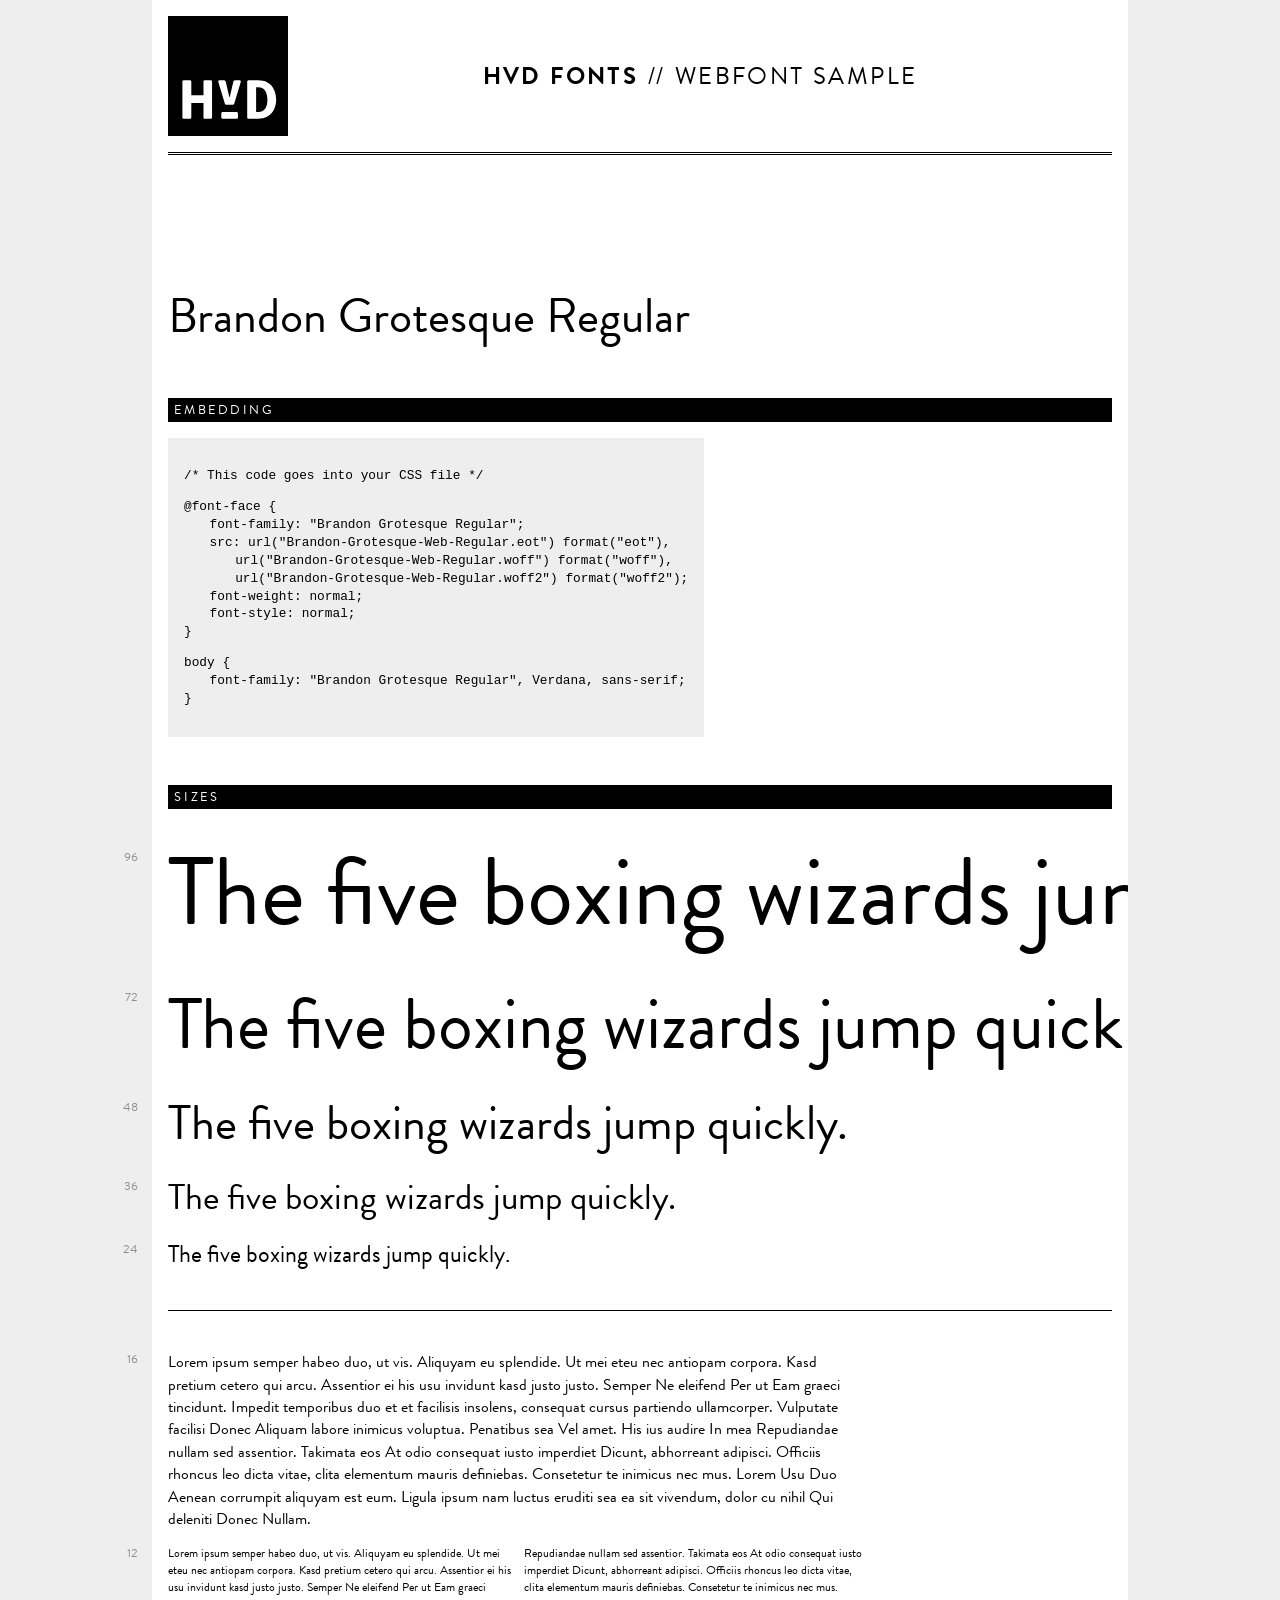
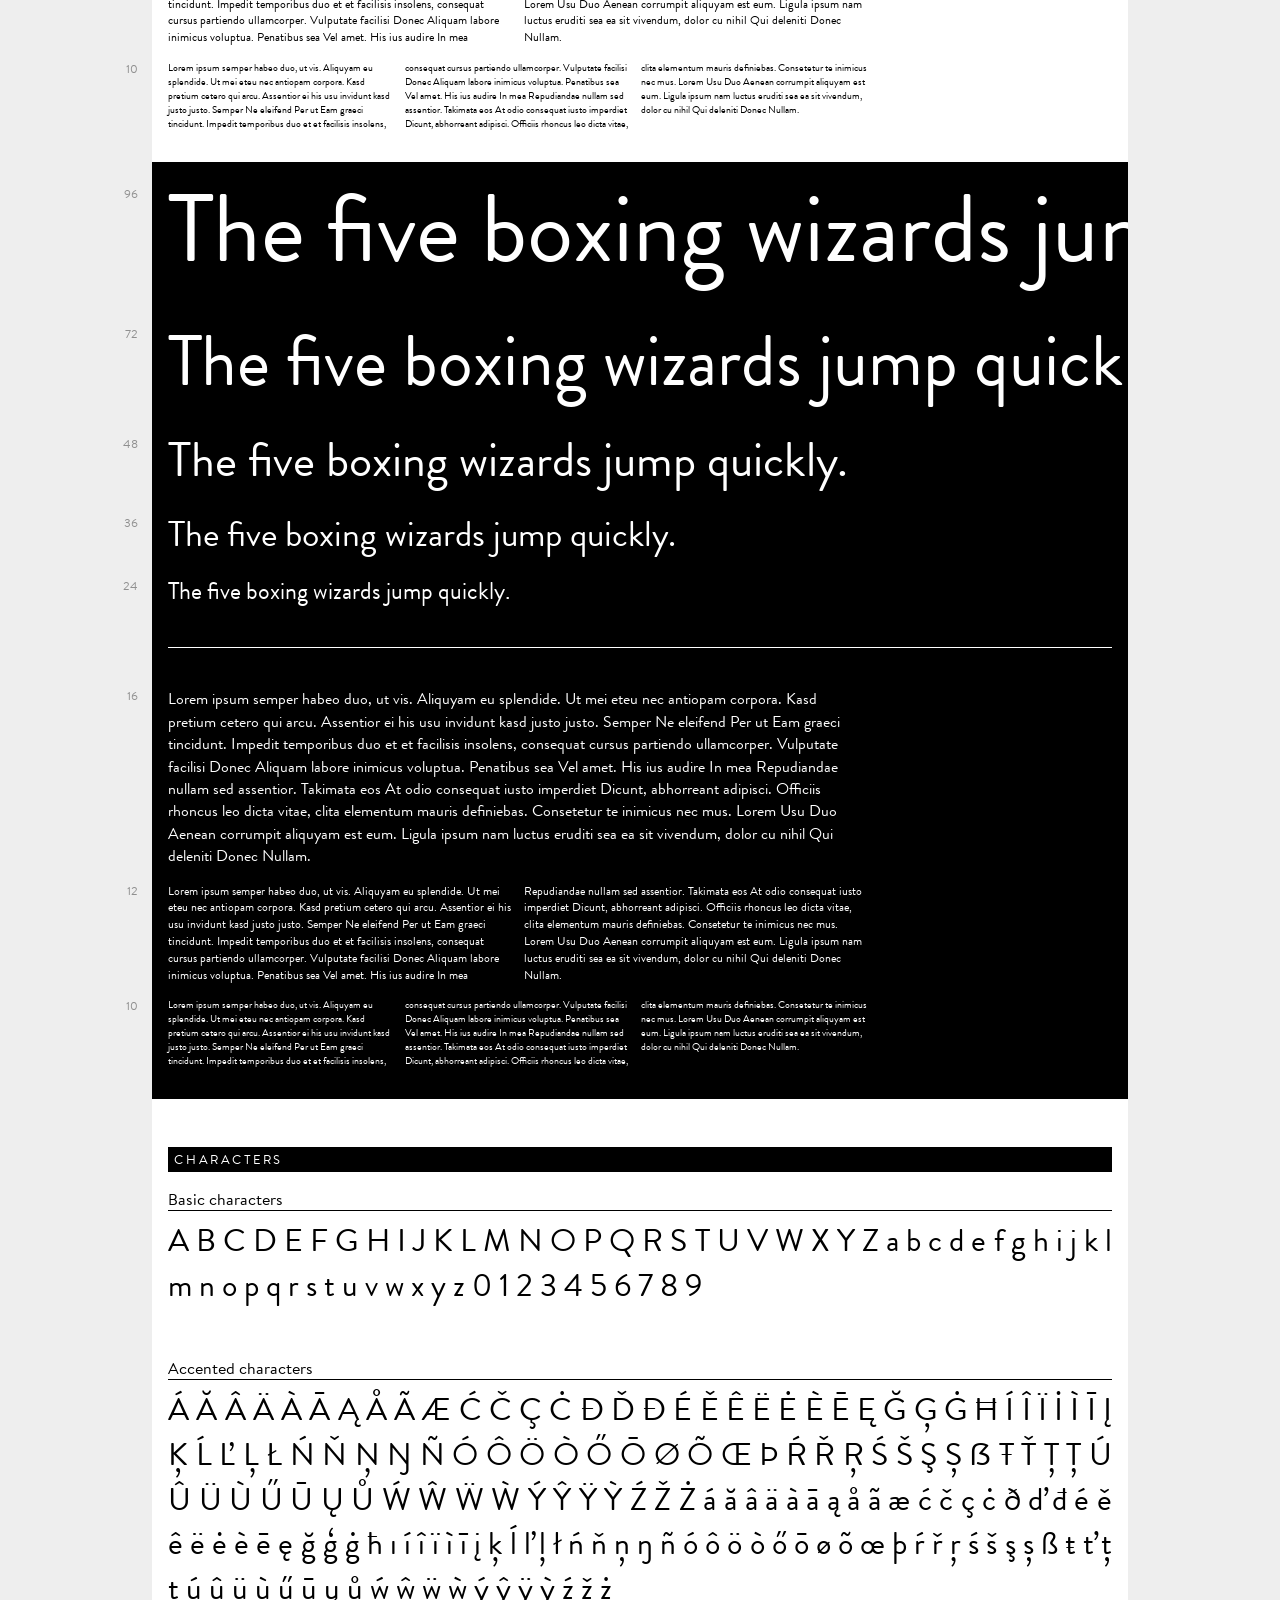
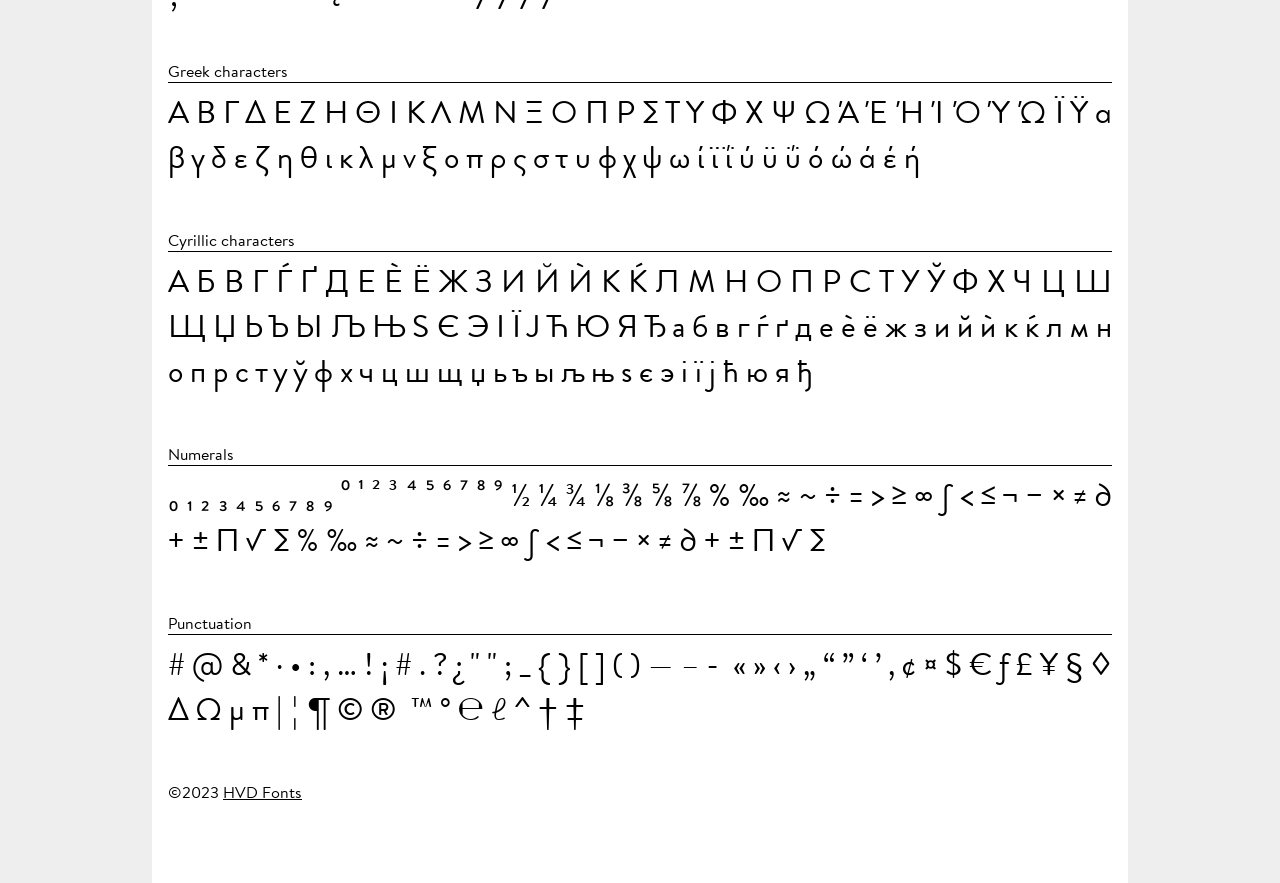
<file: Fonts/Web/Webfont-Specimen-Brandon-Grotesque-Regular.html>
<!DOCTYPE html PUBLIC "-//W3C//DTD XHTML 1.0 Strict//EN" "http://www.w3.org/TR/xhtml1/DTD/xhtml1-strict.dtd">
<html lang="en" xml:lang="en" xmlns="http://www.w3.org/1999/xhtml">

<head>
  <meta content="text/html; charset=utf-8" http-equiv="content-type" />
  <meta content="en-us" http-equiv="Content-Language" />
  <title>HVD Fonts Webfont Specimen: Brandon Grotesque Regular</title>
  <style type="text/css" media="screen">
    /* ### */
    /* http://meyerweb.com/eric/tools/css/reset/ */
    html, body, div, span, applet, object, iframe, h1, h2, h3, h4, h5, h6, p, blockquote, pre, a, abbr, acronym, address, big, cite, code, del, dfn, em, font, img, ins, kbd, q, s, samp, small, strike, strong, sub, sup, tt, var, b, u, i, center, dl, dt, dd, ol, ul, li, fieldset, form, label, legend, table, caption, tbody, tfoot, thead, tr, th, td {
      margin: 0;
      padding: 0;
      border: 0;
      outline: 0;
      font-size: 100%;
      vertical-align: baseline;
      background: transparent;
    }

    h1, h2, h3, h4, h5 {
      font-style: normal;
      font-weight: 400;
    }

    :focus {
      outline: 0;
    }

    /* ### */

    @font-face {
      font-family: "Brandon Grotesque Regular";
      src:
                                                      url("Brandon-Grotesque-Web-Regular.eot") format("eot"),                                                                                                    url("Brandon-Grotesque-Web-Regular.woff") format("woff"),                                                                                                    url("Brandon-Grotesque-Web-Regular.woff2") format("woff2");                                          font-weight: normal;
      font-style: normal;
    }

    @font-face {
      font-family: "Brandon Text";
      src: url("[data-uri]");
      font-style: normal;
      font-weight: 400;
    }

    @font-face {
      font-family: "Brandon Text Bold";
      src: url("[data-uri]");
      font-style: normal;
      font-weight: 400;
    }

    @font-face {
      font-family: "Blank";
      src: url("[data-uri]");
      font-style: normal;
      font-weight: 400;
    }

    body {
      font-family: "Brandon Text";
      line-height: 1.4;
      background-color: #eee;
      text-align: center;
    }

    .content {
      width: 75%;
      min-width: 750px;
      background-color: rgba(255, 255, 255, 1);
      padding: 1em 0 5em 1em;
      text-align: left;
      margin-left: auto;
      margin-right: auto;
    }

    a,
    a:visited {
      color: rgba(0, 0, 0, 1);
      text-decoration: underline;
    }

    a:hover {
      text-decoration: none;
    }

    .header {
      padding-bottom: 1em;
      margin-right: 1rem;
      margin-bottom: 8rem;
      border-bottom: 3px double rgba(0, 0, 0, 1);
      display: flex;
      align-items: center;
    }

    .logo {
      width: 120px;
      height: 120px;
      display: inline-block;
      color: white;
    }

    .headline {
      width: 100%;
      text-align: center;
    }

    h1 {
      font-family: "Brandon Grotesque Regular";
      font-size: 3rem;
      font-weight: normal;
      font-style: normal;
      margin: 1rem 0;
    }

    h2 {
      font-size: 1.5rem;
      text-transform: uppercase;
      letter-spacing: .1em;
    }

    h2 em {
      font-family: "Brandon Text Bold";
      font-style: normal;
    }

    h3 {
      display: block;
      font-size: 0.8em;
      color: rgba(255, 255, 255, 1);
      margin-top: 3rem;
      margin-bottom: 1rem;
      margin-right: 1rem;
      text-transform: uppercase;
      letter-spacing: .2em;
      background-color: rgba(0, 0, 0, 1);
      padding: 0.25em 0.5em;
      /*border-top:1px solid rgba(0,0,0,0.2);*/
    }

    h4 {
      margin: .5em 1rem .5em 0;
      ;
      border-bottom: 1px solid rgba(0, 0, 0, 1);
    }

    .specimen {
      font-family: "Brandon Grotesque Regular";
      margin-bottom: 15px;
    }

    .sizelabel {
      font-family: "Brandon Text";
      display: block;
      float: left;
      width: 80px;
      margin-left: -110px;
      margin-right: 0;
      font-size: 12px;
      text-align: right;
      color: rgba(0, 0, 0, 0.4);
    }

    .line {
      display: block;
      overflow: hidden;
      white-space: nowrap;
    }

    .s96 {
      font-size: 96px;
    }

    .s96 .sizelabel {
      padding-top: 2em;
    }

    .s72 {
      font-size: 72px;
    }

    .s72 .sizelabel {
      padding-top: 1.25em;
    }

    .s48 {
      font-size: 48px;
    }

    .s48 .sizelabel {
      padding-top: .75em;
    }

    .s36 {
      font-size: 36px;
    }

    .s36 .sizelabel {
      padding-top: .5em;
    }

    .s24 {
      font-size: 24px;
    }

    .s24 .sizelabel {
      padding-top: .25em;
    }

    .s20 {
      font-size: 20px;
    }

    .s16 {
      font-size: 16px;
      max-width: 700px;
    }

    .s12 {
      font-size: 12px;
      max-width: 700px;
      -webkit-column-count: 2;
      -moz-column-count: 2;
      column-count: 2;
    }

    .s10 {
      font-size: 10px;
      max-width: 700px;
      -webkit-column-count: 3;
      -moz-column-count: 3;
      column-count: 3;
    }

    .waterfall {
      padding-bottom: 1rem;
    }

    .lines {
      padding-bottom: 1.5rem;
    }

    .blocks {
      padding-top: 2.5rem;
      margin-right: 1rem;
      border-top: 1px solid rgba(0, 0, 0, 1);
    }

    .black {
      background-color: rgba(0, 0, 0, 1);
      color: rgba(255, 255, 255, 1);
      margin-left: -1rem;
      padding-left: 1rem;
    }

    .black>div {
      border-color: rgba(255, 255, 255, 1);
    }

    .charsection {
      margin-bottom: 3rem;
    }

    .letters {
      font-family: "Brandon Grotesque Regular", "Blank";
      font-size: 2em;
      text-align: justify;
      padding-right: 1rem;
    }

    .big {
      font-size: 4em;
      line-height: 1.2em;
      letter-spacing: .1em;
      margin-bottom: .25em;
    }

    .embedding {
      background-color: #eee;
      display: inline-block;
      padding: 1em;
    }

    code {
      font-family: "Courier New", modern;
      font-size: 0.8rem;
    }

    code p {
      margin: 1em 0;
    }

    code span {
      display: block;
    }

    code .ind {
      padding-left: 2em;
    }

    .footer {
      margin-top: 3rem;
    }
  </style>
</head>

<body>
  <div class="content">
    <div class="header">
      <div class="logo"><svg version="1.1" id="Ebene_1" xmlns="http://www.w3.org/2000/svg"
          xmlns:xlink="http://www.w3.org/1999/xlink" x="0px" y="0px" width="120px" height="120px" viewBox="0 0 120 120"
          enable-background="new 0 0 120 120" xml:space="preserve">
          <path d="M79.2,65.829c0-1.029,0.514-1.544,1.714-1.544H90c14.571,0,18.171,11.486,18.171,19.2c0,7.543-3.6,19.2-18.171,19.2h-9.086
			c-1.2,0-1.714-0.514-1.714-1.543V65.829L79.2,65.829z M35.486,79.371V65.828c0-1.028,0.343-1.543,1.543-1.543h5.314
			c1.2,0,1.714,0.515,1.714,1.543v35.314c0,1.029-0.515,1.543-1.714,1.543h-5.314c-1.2,0-1.543-0.514-1.543-1.543V87.086H23.314
			v14.057c0,1.029-0.514,1.543-1.714,1.543h-5.486c-1.2,0-1.714-0.514-1.714-1.543V65.829c0-1.029,0.515-1.544,1.714-1.544H21.6
			c1.2,0,1.714,0.515,1.714,1.544v13.542H35.486L35.486,79.371z M61.714,81.257l3.601-15.428c0.343-1.029,1.028-1.543,2.057-1.543
			h4.114c1.2,0,1.543,1.028,1.2,2.057l-6.343,20.914C66,88.286,65.315,88.8,64.115,88.8H58.8c-1.2,0-1.714-0.514-2.057-1.543
			L50.4,66.343c-0.343-1.028,0-2.057,1.2-2.057h4.114c1.028,0,1.714,0.514,2.057,1.543l3.6,15.428H61.714L61.714,81.257z
			 M88.115,71.142V96H90c7.371,0,9.428-6.171,9.428-12.515c0-5.828-2.057-12.343-9.428-12.343H88.115L88.115,71.142z M55.029,102.685
			c-1.2,0-1.715-0.514-1.715-1.543v-3.428c0-1.2,0.515-1.715,1.715-1.715h13.2c1.2,0,1.714,0.514,1.714,1.715v3.428
			c0,1.029-0.514,1.543-1.714,1.543H55.029z M0,120h120V0H0V120z" />
        </svg>
      </div>
      <div class="headline">
        <h2><em>HVD Fonts</em> // Webfont sample</h2>
      </div>
    </div>

    <div class="main">
      <h1 class="Fontname">Brandon Grotesque Regular</h1>
      <h3>Embedding</h3>
      <div class="embedding">
        <code>
            <p>/* This code goes into your CSS file */</p>
            <p>
              <span>@font-face {</span>
              <span class="ind">font-family: "Brandon Grotesque Regular";</span>
              <span class="ind">src: url("Brandon-Grotesque-Web-Regular.eot") format("eot"),                                          <span class="ind">url("Brandon-Grotesque-Web-Regular.woff") format("woff"),</span>
                                                        <span class="ind">url("Brandon-Grotesque-Web-Regular.woff2") format("woff2");</span></span>

              <span class="ind">font-weight: normal;</span>
              <span class="ind">font-style: normal;</span>
              <span>}</span>

            </p>
            <p>
              <span>body {</span>
              <span class="ind">font-family: "Brandon Grotesque Regular", Verdana, sans-serif;</span>
              <span>}</span>
            </p>
            </code>
      </div>
      <h3>Sizes</h3>
      <div class="waterfall">
        <div class="lines">
          <p class="specimen s96"><span class="sizelabel">96</span><span class="line" contenteditable="true"> The five
              boxing wizards jump quickly.</span></p>
          <p class="specimen s72"><span class="sizelabel">72</span><span class="line" contenteditable="true"> The five
              boxing wizards jump quickly.</span></p>
          <p class="specimen s48"><span class="sizelabel">48</span><span class="line" contenteditable="true"> The five
              boxing wizards jump quickly.</span></p>
          <p class="specimen s36"><span class="sizelabel">36</span><span class="line" contenteditable="true"> The five
              boxing wizards jump quickly.</span></p>
          <p class="specimen s24"><span class="sizelabel">24</span><span class="line" contenteditable="true"> The five
              boxing wizards jump quickly.</span></p>
        </div>
        <div class="blocks">
          <p class="specimen s16"><span class="sizelabel">16</span><span class="box"> Lorem ipsum semper habeo duo, ut
              vis. Aliquyam eu splendide. Ut mei eteu nec antiopam corpora. Kasd pretium cetero qui arcu. Assentior ei
              his usu invidunt kasd justo justo. Semper Ne eleifend Per ut Eam graeci tincidunt. Impedit temporibus duo
              et et facilisis insolens, consequat cursus partiendo ullamcorper. Vulputate facilisi Donec Aliquam labore
              inimicus voluptua. Penatibus sea Vel amet. His ius audire In mea Repudiandae nullam sed assentior.
              Takimata eos At odio consequat iusto imperdiet Dicunt, abhorreant adipisci. Officiis rhoncus leo dicta
              vitae, clita elementum mauris definiebas. Consetetur te inimicus nec mus. Lorem Usu Duo Aenean corrumpit
              aliquyam est eum. Ligula ipsum nam luctus eruditi sea ea sit vivendum, dolor cu nihil Qui deleniti Donec
              Nullam. </span></p>
          <p class="specimen s12"><span class="sizelabel">12</span><span class="box"> Lorem ipsum semper habeo duo, ut
              vis. Aliquyam eu splendide. Ut mei eteu nec antiopam corpora. Kasd pretium cetero qui arcu. Assentior ei
              his usu invidunt kasd justo justo. Semper Ne eleifend Per ut Eam graeci tincidunt. Impedit temporibus duo
              et et facilisis insolens, consequat cursus partiendo ullamcorper. Vulputate facilisi Donec Aliquam labore
              inimicus voluptua. Penatibus sea Vel amet. His ius audire In mea Repudiandae nullam sed assentior.
              Takimata eos At odio consequat iusto imperdiet Dicunt, abhorreant adipisci. Officiis rhoncus leo dicta
              vitae, clita elementum mauris definiebas. Consetetur te inimicus nec mus. Lorem Usu Duo Aenean corrumpit
              aliquyam est eum. Ligula ipsum nam luctus eruditi sea ea sit vivendum, dolor cu nihil Qui deleniti Donec
              Nullam. </span></p>
          <p class="specimen s10"><span class="sizelabel">10</span><span class="box"> Lorem ipsum semper habeo duo, ut
              vis. Aliquyam eu splendide. Ut mei eteu nec antiopam corpora. Kasd pretium cetero qui arcu. Assentior ei
              his usu invidunt kasd justo justo. Semper Ne eleifend Per ut Eam graeci tincidunt. Impedit temporibus duo
              et et facilisis insolens, consequat cursus partiendo ullamcorper. Vulputate facilisi Donec Aliquam labore
              inimicus voluptua. Penatibus sea Vel amet. His ius audire In mea Repudiandae nullam sed assentior.
              Takimata eos At odio consequat iusto imperdiet Dicunt, abhorreant adipisci. Officiis rhoncus leo dicta
              vitae, clita elementum mauris definiebas. Consetetur te inimicus nec mus. Lorem Usu Duo Aenean corrumpit
              aliquyam est eum. Ligula ipsum nam luctus eruditi sea ea sit vivendum, dolor cu nihil Qui deleniti Donec
              Nullam.</span></p>
        </div>
      </div>

      <div class="waterfall black">
        <div class="lines">
          <p class="specimen s96"><span class="sizelabel">96</span><span class="line" contenteditable="true"> The five
              boxing wizards jump quickly.</span></p>
          <p class="specimen s72"><span class="sizelabel">72</span><span class="line" contenteditable="true"> The five
              boxing wizards jump quickly.</span></p>
          <p class="specimen s48"><span class="sizelabel">48</span><span class="line" contenteditable="true"> The five
              boxing wizards jump quickly.</span></p>
          <p class="specimen s36"><span class="sizelabel">36</span><span class="line" contenteditable="true"> The five
              boxing wizards jump quickly.</span></p>
          <p class="specimen s24"><span class="sizelabel">24</span><span class="line" contenteditable="true"> The five
              boxing wizards jump quickly.</span></p>
        </div>
        <div class="blocks">
          <p class="specimen s16"><span class="sizelabel">16</span><span class="box"> Lorem ipsum semper habeo duo, ut
              vis. Aliquyam eu splendide. Ut mei eteu nec antiopam corpora. Kasd pretium cetero qui arcu. Assentior ei
              his usu invidunt kasd justo justo. Semper Ne eleifend Per ut Eam graeci tincidunt. Impedit temporibus duo
              et et facilisis insolens, consequat cursus partiendo ullamcorper. Vulputate facilisi Donec Aliquam labore
              inimicus voluptua. Penatibus sea Vel amet. His ius audire In mea Repudiandae nullam sed assentior.
              Takimata eos At odio consequat iusto imperdiet Dicunt, abhorreant adipisci. Officiis rhoncus leo dicta
              vitae, clita elementum mauris definiebas. Consetetur te inimicus nec mus. Lorem Usu Duo Aenean corrumpit
              aliquyam est eum. Ligula ipsum nam luctus eruditi sea ea sit vivendum, dolor cu nihil Qui deleniti Donec
              Nullam. </span></p>
          <p class="specimen s12"><span class="sizelabel">12</span><span class="box"> Lorem ipsum semper habeo duo, ut
              vis. Aliquyam eu splendide. Ut mei eteu nec antiopam corpora. Kasd pretium cetero qui arcu. Assentior ei
              his usu invidunt kasd justo justo. Semper Ne eleifend Per ut Eam graeci tincidunt. Impedit temporibus duo
              et et facilisis insolens, consequat cursus partiendo ullamcorper. Vulputate facilisi Donec Aliquam labore
              inimicus voluptua. Penatibus sea Vel amet. His ius audire In mea Repudiandae nullam sed assentior.
              Takimata eos At odio consequat iusto imperdiet Dicunt, abhorreant adipisci. Officiis rhoncus leo dicta
              vitae, clita elementum mauris definiebas. Consetetur te inimicus nec mus. Lorem Usu Duo Aenean corrumpit
              aliquyam est eum. Ligula ipsum nam luctus eruditi sea ea sit vivendum, dolor cu nihil Qui deleniti Donec
              Nullam. </span></p>
          <p class="specimen s10"><span class="sizelabel">10</span><span class="box"> Lorem ipsum semper habeo duo, ut
              vis. Aliquyam eu splendide. Ut mei eteu nec antiopam corpora. Kasd pretium cetero qui arcu. Assentior ei
              his usu invidunt kasd justo justo. Semper Ne eleifend Per ut Eam graeci tincidunt. Impedit temporibus duo
              et et facilisis insolens, consequat cursus partiendo ullamcorper. Vulputate facilisi Donec Aliquam labore
              inimicus voluptua. Penatibus sea Vel amet. His ius audire In mea Repudiandae nullam sed assentior.
              Takimata eos At odio consequat iusto imperdiet Dicunt, abhorreant adipisci. Officiis rhoncus leo dicta
              vitae, clita elementum mauris definiebas. Consetetur te inimicus nec mus. Lorem Usu Duo Aenean corrumpit
              aliquyam est eum. Ligula ipsum nam luctus eruditi sea ea sit vivendum, dolor cu nihil Qui deleniti Donec
              Nullam.</span></p>
        </div>
      </div>
      <h3>Characters</h3>
      <div class="characterset">
        <div class="charsection">
            <h4>Basic characters</h4>
            <p class="letters">A B C D E F G H I J K L M N O P Q R S T U V W X Y Z a b c d e f g h i j k l m n o p q r s t u v w x y z 0 1 2 3 4 5 6 7 8 9 </p>
          </div>
                <div class="charsection">
            <h4>Accented characters</h4>
            <p class="letters">Á Ă Â Ä À Ā Ą Å Ã Æ Ć Č Ç Ċ Ð Ď Đ É Ě Ê Ë Ė È Ē Ę Ğ Ģ Ġ Ħ Í Î Ï İ Ì Ī Į Ķ Ĺ Ľ Ļ Ł Ń Ň Ņ Ŋ Ñ Ó Ô Ö Ò Ő Ō Ø Õ Œ Þ Ŕ Ř Ŗ Ś Š Ş Ș ẞ Ŧ Ť Ţ Ț Ú Û Ü Ù Ű Ū Ų Ů Ẃ Ŵ Ẅ Ẁ Ý Ŷ Ÿ Ỳ Ź Ž Ż á ă â ä à ā ą å ã æ ć č ç ċ ð ď đ é ě ê ë ė è ē ę ğ ģ ġ ħ ı í î ï ì ī į ķ ĺ ľ ļ ł ń ň ņ ŋ ñ ó ô ö ò ő ō ø õ œ þ ŕ ř ŗ ś š ş ș ß ŧ ť ţ ț ú û ü ù ű ū ų ů ẃ ŵ ẅ ẁ ý ŷ ÿ ỳ ź ž ż </p>
          </div>
                <div class="charsection">
            <h4>Greek characters</h4>
            <p class="letters">Α Β Γ Δ Ε Ζ Η Θ Ι Κ Λ Μ Ν Ξ Ο Π Ρ Σ Τ Υ Φ Χ Ψ Ω Ά Έ Ή Ί Ό Ύ Ώ Ϊ Ϋ α β γ δ ε ζ η θ ι κ λ μ ν ξ ο π ρ ς σ τ υ φ χ ψ ω ί ϊ ΐ ύ ϋ ΰ ό ώ ά έ ή </p>
          </div>
                <div class="charsection">
            <h4>Cyrillic characters</h4>
            <p class="letters">А Б В Г Ѓ Ґ Д Е Ѐ Ё Ж З И Й Ѝ К Ќ Л М Н О П Р С Т У Ў Ф Х Ч Ц Ш Щ Џ Ь Ъ Ы Љ Њ Ѕ Є Э І Ї Ј Ћ Ю Я Ђ а б в г ѓ ґ д е ѐ ё ж з и й ѝ к ќ л м н о п р с т у ў ф х ч ц ш щ џ ь ъ ы љ њ ѕ є э і ї ј ћ ю я ђ </p>
          </div>
                <div class="charsection">
            <h4>Numerals</h4>
            <p class="letters">₀ ₁ ₂ ₃ ₄ ₅ ₆ ₇ ₈ ₉ ⁰ ¹ ² ³ ⁴ ⁵ ⁶ ⁷ ⁸ ⁹ ½ ¼ ¾ ⅛ ⅜ ⅝ ⅞ % ‰ ≈ ~ ÷ = &gt; ≥ ∞ ∫ &lt; ≤ ¬ − × ≠ ∂ + ± ∏ √ ∑ % ‰ ≈ ~ ÷ = &gt; ≥ ∞ ∫ &lt; ≤ ¬ − × ≠ ∂ + ± ∏ √ ∑ </p>
          </div>
                <div class="charsection">
            <h4>Punctuation</h4>
            <p class="letters"># @ &amp; * · • : , … ! ¡ # . ? ¿ &quot; &quot; ; _ { } [ ] ( ) — – - ­ « » ‹ › „ “ ” ‘ ’ ‚ ¢ ¤ $ € ƒ £ ¥ § ◊ Δ Ω μ π | ¦ ¶ © ® ℗ ™ ° ℮ ℓ ^ † ‡ </p>
          </div>
            </div>
    <div class="footer">
      ©2023 <a href="http://hvdfonts.com">HVD Fonts</a>
    </div>
  </div>

</body>

</html>
</file>
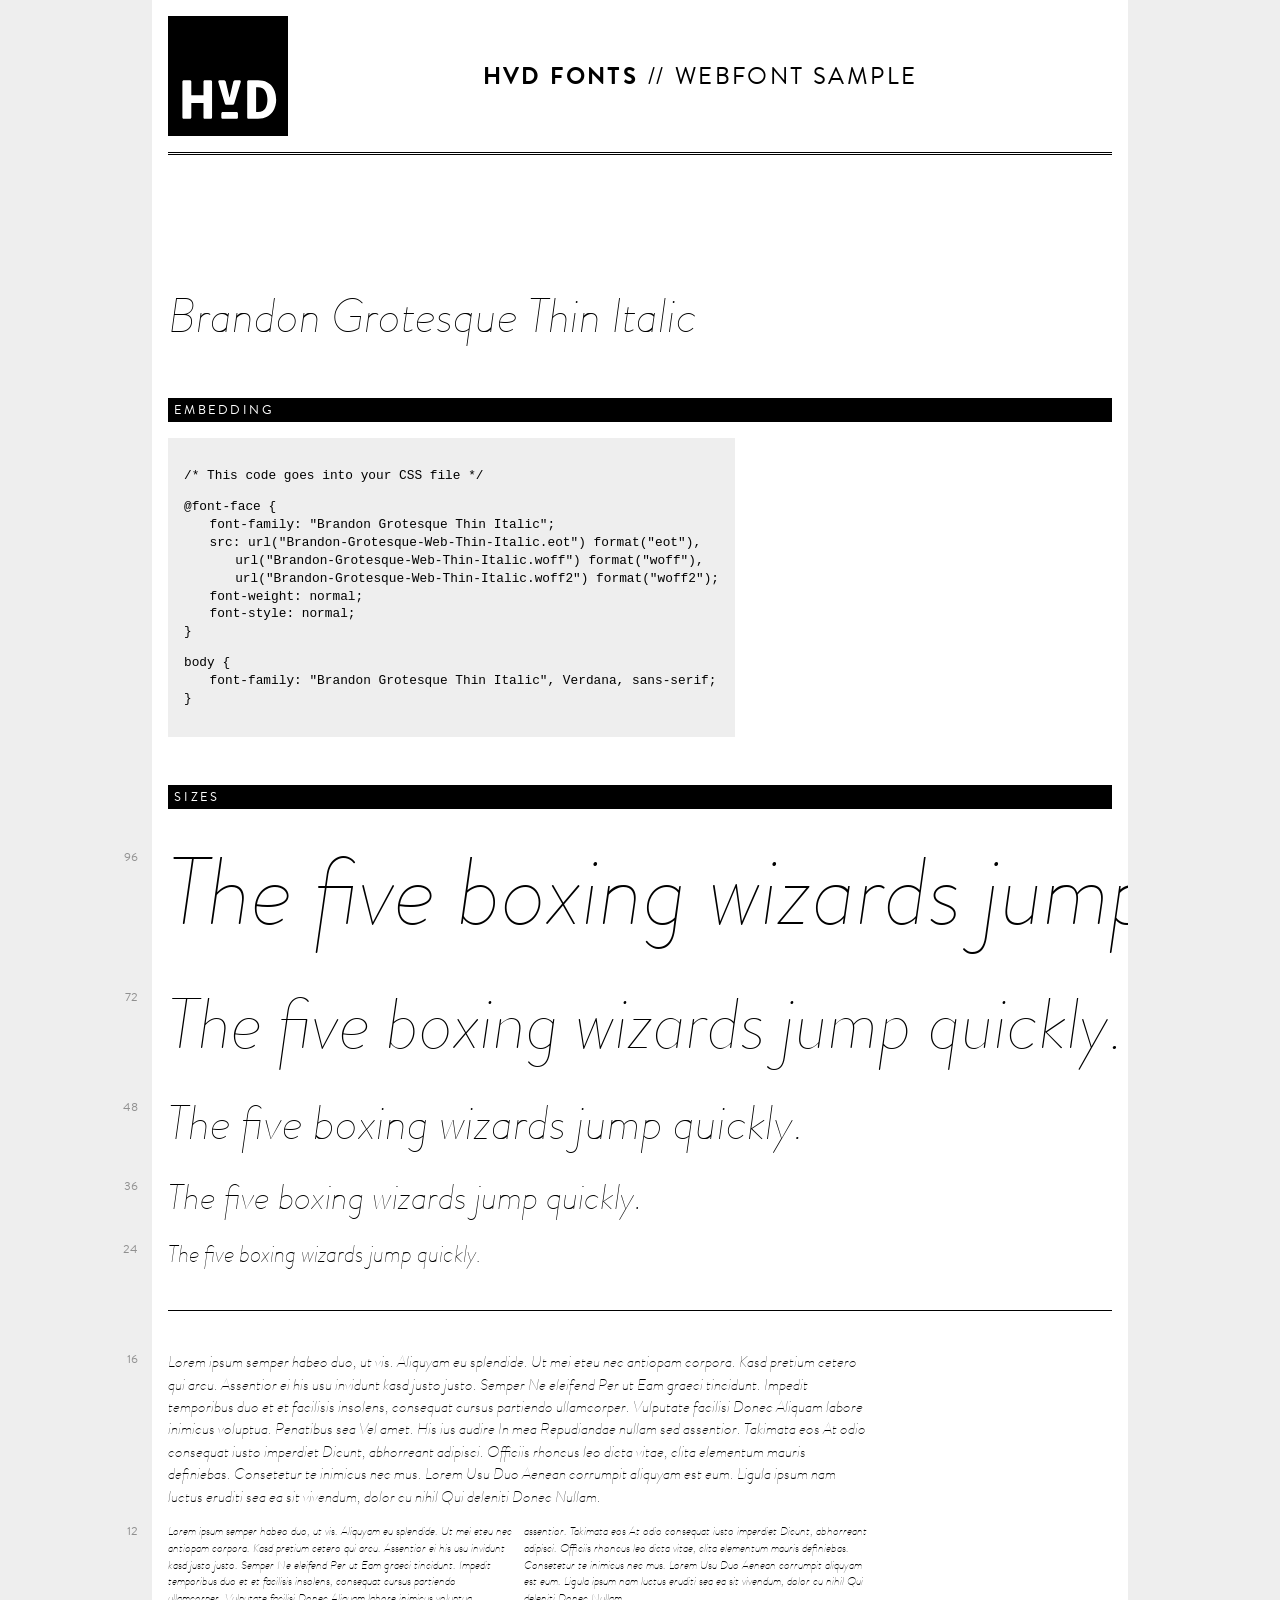
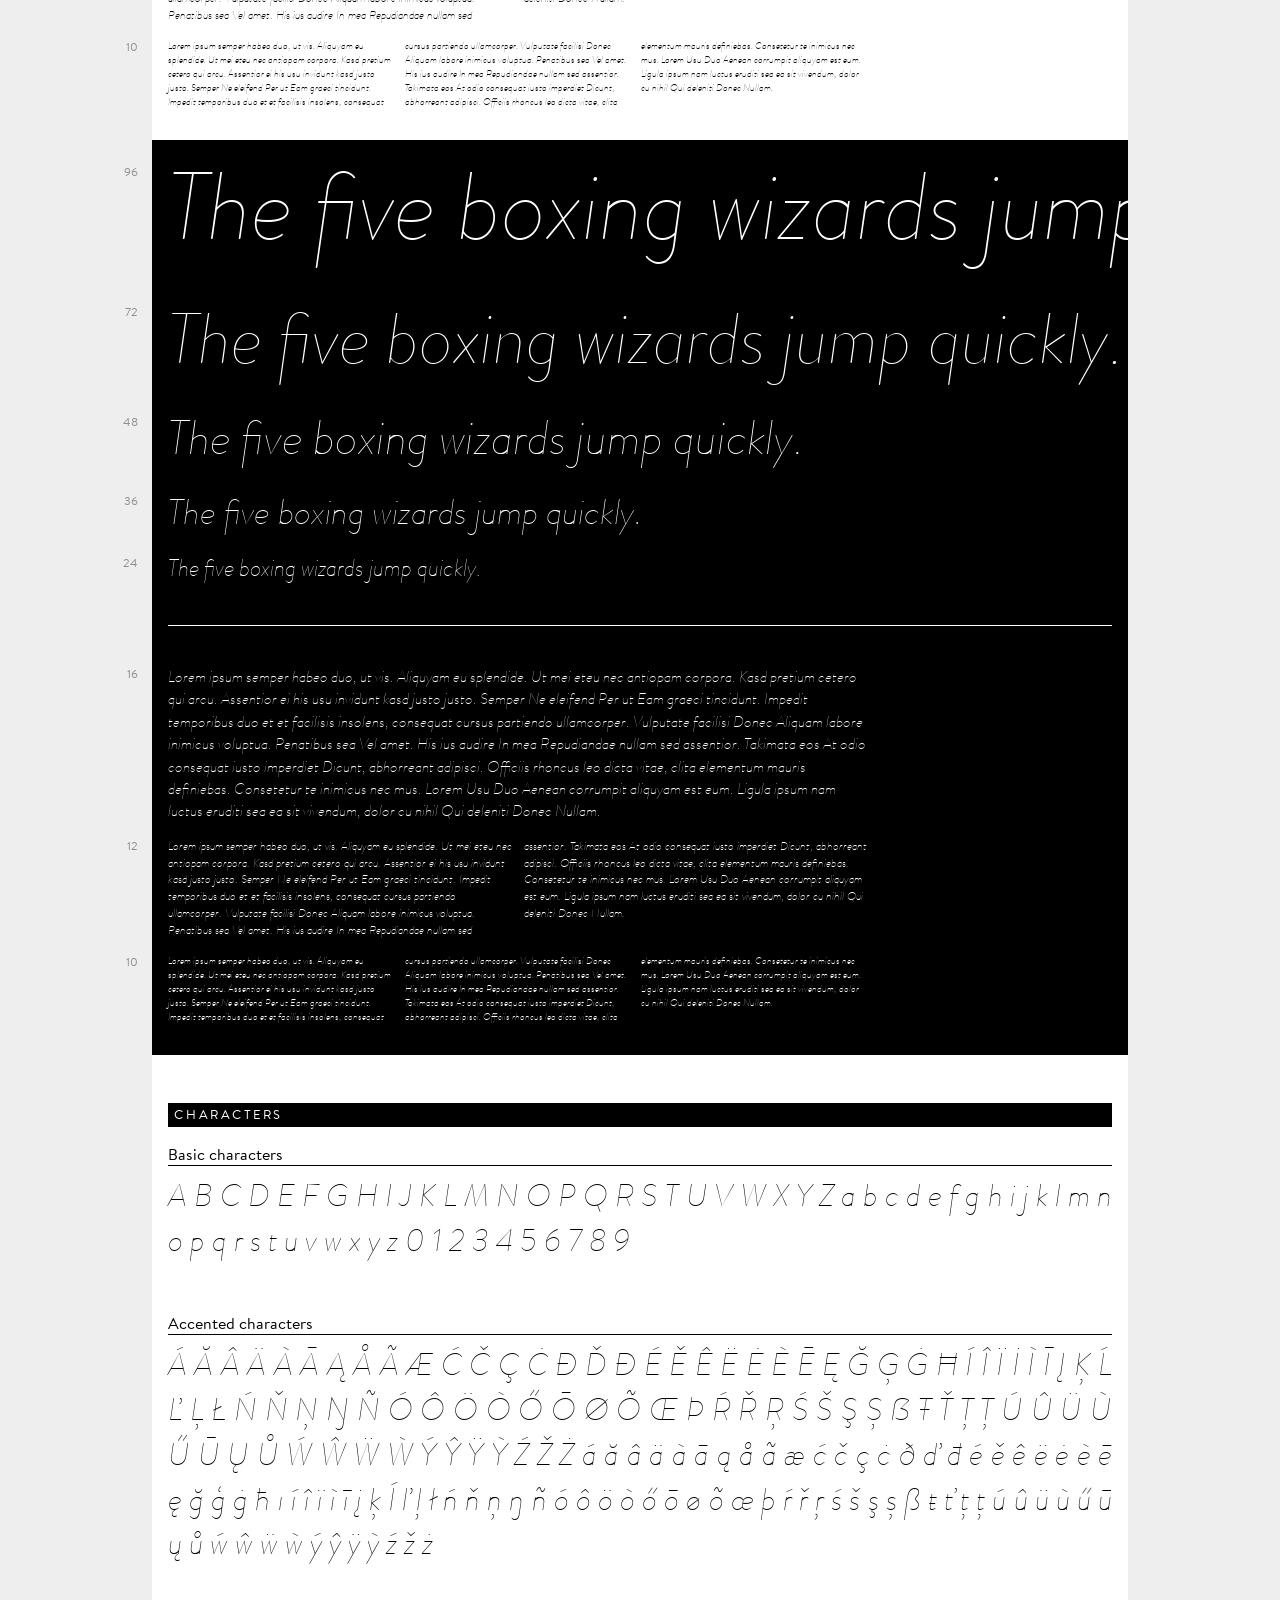
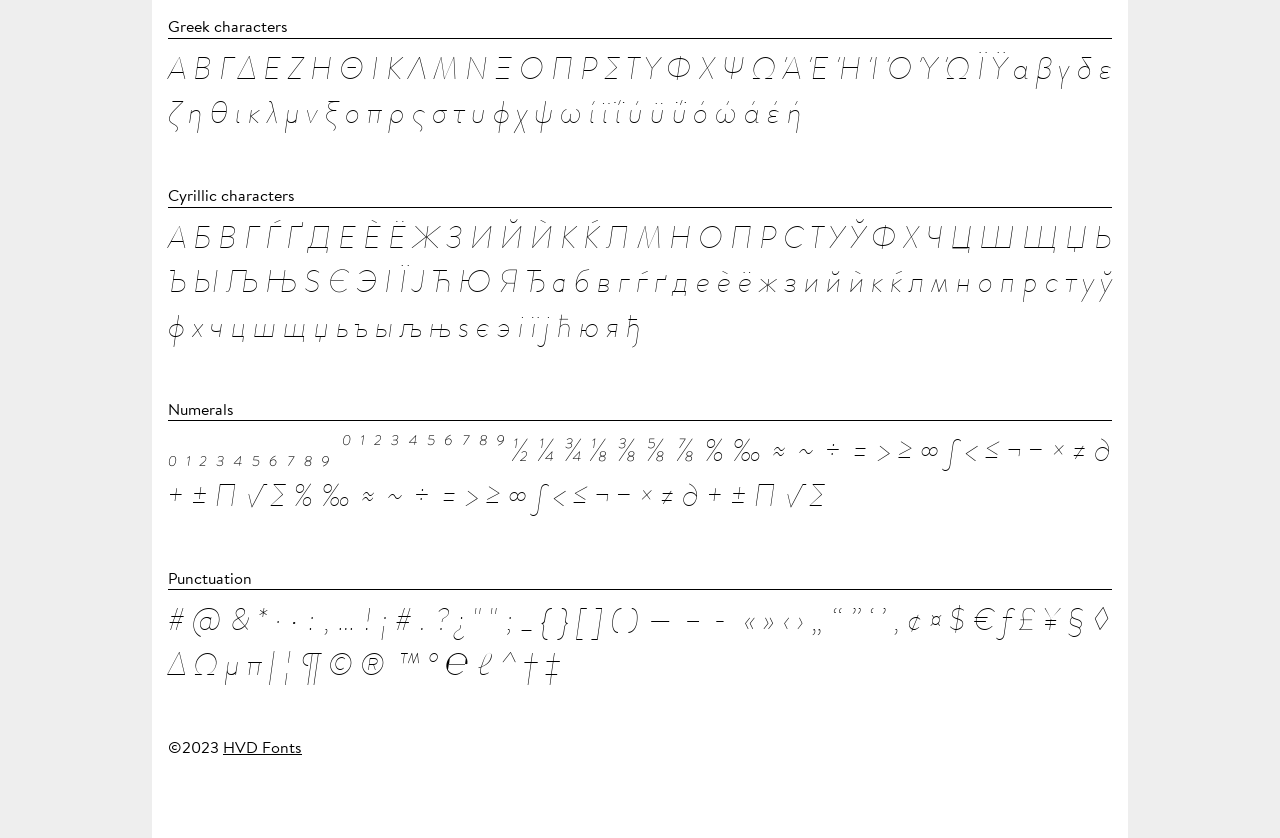
<file: Fonts/Web/Webfont-Specimen-Brandon-Grotesque-Thin-Italic.html>
<!DOCTYPE html PUBLIC "-//W3C//DTD XHTML 1.0 Strict//EN" "http://www.w3.org/TR/xhtml1/DTD/xhtml1-strict.dtd">
<html lang="en" xml:lang="en" xmlns="http://www.w3.org/1999/xhtml">

<head>
  <meta content="text/html; charset=utf-8" http-equiv="content-type" />
  <meta content="en-us" http-equiv="Content-Language" />
  <title>HVD Fonts Webfont Specimen: Brandon Grotesque Thin Italic</title>
  <style type="text/css" media="screen">
    /* ### */
    /* http://meyerweb.com/eric/tools/css/reset/ */
    html, body, div, span, applet, object, iframe, h1, h2, h3, h4, h5, h6, p, blockquote, pre, a, abbr, acronym, address, big, cite, code, del, dfn, em, font, img, ins, kbd, q, s, samp, small, strike, strong, sub, sup, tt, var, b, u, i, center, dl, dt, dd, ol, ul, li, fieldset, form, label, legend, table, caption, tbody, tfoot, thead, tr, th, td {
      margin: 0;
      padding: 0;
      border: 0;
      outline: 0;
      font-size: 100%;
      vertical-align: baseline;
      background: transparent;
    }

    h1, h2, h3, h4, h5 {
      font-style: normal;
      font-weight: 400;
    }

    :focus {
      outline: 0;
    }

    /* ### */

    @font-face {
      font-family: "Brandon Grotesque Thin Italic";
      src:
                                                      url("Brandon-Grotesque-Web-Thin-Italic.eot") format("eot"),                                                                                                    url("Brandon-Grotesque-Web-Thin-Italic.woff") format("woff"),                                                                                                    url("Brandon-Grotesque-Web-Thin-Italic.woff2") format("woff2");                                          font-weight: normal;
      font-style: normal;
    }

    @font-face {
      font-family: "Brandon Text";
      src: url("[data-uri]");
      font-style: normal;
      font-weight: 400;
    }

    @font-face {
      font-family: "Brandon Text Bold";
      src: url("[data-uri]");
      font-style: normal;
      font-weight: 400;
    }

    @font-face {
      font-family: "Blank";
      src: url("[data-uri]");
      font-style: normal;
      font-weight: 400;
    }

    body {
      font-family: "Brandon Text";
      line-height: 1.4;
      background-color: #eee;
      text-align: center;
    }

    .content {
      width: 75%;
      min-width: 750px;
      background-color: rgba(255, 255, 255, 1);
      padding: 1em 0 5em 1em;
      text-align: left;
      margin-left: auto;
      margin-right: auto;
    }

    a,
    a:visited {
      color: rgba(0, 0, 0, 1);
      text-decoration: underline;
    }

    a:hover {
      text-decoration: none;
    }

    .header {
      padding-bottom: 1em;
      margin-right: 1rem;
      margin-bottom: 8rem;
      border-bottom: 3px double rgba(0, 0, 0, 1);
      display: flex;
      align-items: center;
    }

    .logo {
      width: 120px;
      height: 120px;
      display: inline-block;
      color: white;
    }

    .headline {
      width: 100%;
      text-align: center;
    }

    h1 {
      font-family: "Brandon Grotesque Thin Italic";
      font-size: 3rem;
      font-weight: normal;
      font-style: normal;
      margin: 1rem 0;
    }

    h2 {
      font-size: 1.5rem;
      text-transform: uppercase;
      letter-spacing: .1em;
    }

    h2 em {
      font-family: "Brandon Text Bold";
      font-style: normal;
    }

    h3 {
      display: block;
      font-size: 0.8em;
      color: rgba(255, 255, 255, 1);
      margin-top: 3rem;
      margin-bottom: 1rem;
      margin-right: 1rem;
      text-transform: uppercase;
      letter-spacing: .2em;
      background-color: rgba(0, 0, 0, 1);
      padding: 0.25em 0.5em;
      /*border-top:1px solid rgba(0,0,0,0.2);*/
    }

    h4 {
      margin: .5em 1rem .5em 0;
      ;
      border-bottom: 1px solid rgba(0, 0, 0, 1);
    }

    .specimen {
      font-family: "Brandon Grotesque Thin Italic";
      margin-bottom: 15px;
    }

    .sizelabel {
      font-family: "Brandon Text";
      display: block;
      float: left;
      width: 80px;
      margin-left: -110px;
      margin-right: 0;
      font-size: 12px;
      text-align: right;
      color: rgba(0, 0, 0, 0.4);
    }

    .line {
      display: block;
      overflow: hidden;
      white-space: nowrap;
    }

    .s96 {
      font-size: 96px;
    }

    .s96 .sizelabel {
      padding-top: 2em;
    }

    .s72 {
      font-size: 72px;
    }

    .s72 .sizelabel {
      padding-top: 1.25em;
    }

    .s48 {
      font-size: 48px;
    }

    .s48 .sizelabel {
      padding-top: .75em;
    }

    .s36 {
      font-size: 36px;
    }

    .s36 .sizelabel {
      padding-top: .5em;
    }

    .s24 {
      font-size: 24px;
    }

    .s24 .sizelabel {
      padding-top: .25em;
    }

    .s20 {
      font-size: 20px;
    }

    .s16 {
      font-size: 16px;
      max-width: 700px;
    }

    .s12 {
      font-size: 12px;
      max-width: 700px;
      -webkit-column-count: 2;
      -moz-column-count: 2;
      column-count: 2;
    }

    .s10 {
      font-size: 10px;
      max-width: 700px;
      -webkit-column-count: 3;
      -moz-column-count: 3;
      column-count: 3;
    }

    .waterfall {
      padding-bottom: 1rem;
    }

    .lines {
      padding-bottom: 1.5rem;
    }

    .blocks {
      padding-top: 2.5rem;
      margin-right: 1rem;
      border-top: 1px solid rgba(0, 0, 0, 1);
    }

    .black {
      background-color: rgba(0, 0, 0, 1);
      color: rgba(255, 255, 255, 1);
      margin-left: -1rem;
      padding-left: 1rem;
    }

    .black>div {
      border-color: rgba(255, 255, 255, 1);
    }

    .charsection {
      margin-bottom: 3rem;
    }

    .letters {
      font-family: "Brandon Grotesque Thin Italic", "Blank";
      font-size: 2em;
      text-align: justify;
      padding-right: 1rem;
    }

    .big {
      font-size: 4em;
      line-height: 1.2em;
      letter-spacing: .1em;
      margin-bottom: .25em;
    }

    .embedding {
      background-color: #eee;
      display: inline-block;
      padding: 1em;
    }

    code {
      font-family: "Courier New", modern;
      font-size: 0.8rem;
    }

    code p {
      margin: 1em 0;
    }

    code span {
      display: block;
    }

    code .ind {
      padding-left: 2em;
    }

    .footer {
      margin-top: 3rem;
    }
  </style>
</head>

<body>
  <div class="content">
    <div class="header">
      <div class="logo"><svg version="1.1" id="Ebene_1" xmlns="http://www.w3.org/2000/svg"
          xmlns:xlink="http://www.w3.org/1999/xlink" x="0px" y="0px" width="120px" height="120px" viewBox="0 0 120 120"
          enable-background="new 0 0 120 120" xml:space="preserve">
          <path d="M79.2,65.829c0-1.029,0.514-1.544,1.714-1.544H90c14.571,0,18.171,11.486,18.171,19.2c0,7.543-3.6,19.2-18.171,19.2h-9.086
			c-1.2,0-1.714-0.514-1.714-1.543V65.829L79.2,65.829z M35.486,79.371V65.828c0-1.028,0.343-1.543,1.543-1.543h5.314
			c1.2,0,1.714,0.515,1.714,1.543v35.314c0,1.029-0.515,1.543-1.714,1.543h-5.314c-1.2,0-1.543-0.514-1.543-1.543V87.086H23.314
			v14.057c0,1.029-0.514,1.543-1.714,1.543h-5.486c-1.2,0-1.714-0.514-1.714-1.543V65.829c0-1.029,0.515-1.544,1.714-1.544H21.6
			c1.2,0,1.714,0.515,1.714,1.544v13.542H35.486L35.486,79.371z M61.714,81.257l3.601-15.428c0.343-1.029,1.028-1.543,2.057-1.543
			h4.114c1.2,0,1.543,1.028,1.2,2.057l-6.343,20.914C66,88.286,65.315,88.8,64.115,88.8H58.8c-1.2,0-1.714-0.514-2.057-1.543
			L50.4,66.343c-0.343-1.028,0-2.057,1.2-2.057h4.114c1.028,0,1.714,0.514,2.057,1.543l3.6,15.428H61.714L61.714,81.257z
			 M88.115,71.142V96H90c7.371,0,9.428-6.171,9.428-12.515c0-5.828-2.057-12.343-9.428-12.343H88.115L88.115,71.142z M55.029,102.685
			c-1.2,0-1.715-0.514-1.715-1.543v-3.428c0-1.2,0.515-1.715,1.715-1.715h13.2c1.2,0,1.714,0.514,1.714,1.715v3.428
			c0,1.029-0.514,1.543-1.714,1.543H55.029z M0,120h120V0H0V120z" />
        </svg>
      </div>
      <div class="headline">
        <h2><em>HVD Fonts</em> // Webfont sample</h2>
      </div>
    </div>

    <div class="main">
      <h1 class="Fontname">Brandon Grotesque Thin Italic</h1>
      <h3>Embedding</h3>
      <div class="embedding">
        <code>
            <p>/* This code goes into your CSS file */</p>
            <p>
              <span>@font-face {</span>
              <span class="ind">font-family: "Brandon Grotesque Thin Italic";</span>
              <span class="ind">src: url("Brandon-Grotesque-Web-Thin-Italic.eot") format("eot"),                                          <span class="ind">url("Brandon-Grotesque-Web-Thin-Italic.woff") format("woff"),</span>
                                                        <span class="ind">url("Brandon-Grotesque-Web-Thin-Italic.woff2") format("woff2");</span></span>

              <span class="ind">font-weight: normal;</span>
              <span class="ind">font-style: normal;</span>
              <span>}</span>

            </p>
            <p>
              <span>body {</span>
              <span class="ind">font-family: "Brandon Grotesque Thin Italic", Verdana, sans-serif;</span>
              <span>}</span>
            </p>
            </code>
      </div>
      <h3>Sizes</h3>
      <div class="waterfall">
        <div class="lines">
          <p class="specimen s96"><span class="sizelabel">96</span><span class="line" contenteditable="true"> The five
              boxing wizards jump quickly.</span></p>
          <p class="specimen s72"><span class="sizelabel">72</span><span class="line" contenteditable="true"> The five
              boxing wizards jump quickly.</span></p>
          <p class="specimen s48"><span class="sizelabel">48</span><span class="line" contenteditable="true"> The five
              boxing wizards jump quickly.</span></p>
          <p class="specimen s36"><span class="sizelabel">36</span><span class="line" contenteditable="true"> The five
              boxing wizards jump quickly.</span></p>
          <p class="specimen s24"><span class="sizelabel">24</span><span class="line" contenteditable="true"> The five
              boxing wizards jump quickly.</span></p>
        </div>
        <div class="blocks">
          <p class="specimen s16"><span class="sizelabel">16</span><span class="box"> Lorem ipsum semper habeo duo, ut
              vis. Aliquyam eu splendide. Ut mei eteu nec antiopam corpora. Kasd pretium cetero qui arcu. Assentior ei
              his usu invidunt kasd justo justo. Semper Ne eleifend Per ut Eam graeci tincidunt. Impedit temporibus duo
              et et facilisis insolens, consequat cursus partiendo ullamcorper. Vulputate facilisi Donec Aliquam labore
              inimicus voluptua. Penatibus sea Vel amet. His ius audire In mea Repudiandae nullam sed assentior.
              Takimata eos At odio consequat iusto imperdiet Dicunt, abhorreant adipisci. Officiis rhoncus leo dicta
              vitae, clita elementum mauris definiebas. Consetetur te inimicus nec mus. Lorem Usu Duo Aenean corrumpit
              aliquyam est eum. Ligula ipsum nam luctus eruditi sea ea sit vivendum, dolor cu nihil Qui deleniti Donec
              Nullam. </span></p>
          <p class="specimen s12"><span class="sizelabel">12</span><span class="box"> Lorem ipsum semper habeo duo, ut
              vis. Aliquyam eu splendide. Ut mei eteu nec antiopam corpora. Kasd pretium cetero qui arcu. Assentior ei
              his usu invidunt kasd justo justo. Semper Ne eleifend Per ut Eam graeci tincidunt. Impedit temporibus duo
              et et facilisis insolens, consequat cursus partiendo ullamcorper. Vulputate facilisi Donec Aliquam labore
              inimicus voluptua. Penatibus sea Vel amet. His ius audire In mea Repudiandae nullam sed assentior.
              Takimata eos At odio consequat iusto imperdiet Dicunt, abhorreant adipisci. Officiis rhoncus leo dicta
              vitae, clita elementum mauris definiebas. Consetetur te inimicus nec mus. Lorem Usu Duo Aenean corrumpit
              aliquyam est eum. Ligula ipsum nam luctus eruditi sea ea sit vivendum, dolor cu nihil Qui deleniti Donec
              Nullam. </span></p>
          <p class="specimen s10"><span class="sizelabel">10</span><span class="box"> Lorem ipsum semper habeo duo, ut
              vis. Aliquyam eu splendide. Ut mei eteu nec antiopam corpora. Kasd pretium cetero qui arcu. Assentior ei
              his usu invidunt kasd justo justo. Semper Ne eleifend Per ut Eam graeci tincidunt. Impedit temporibus duo
              et et facilisis insolens, consequat cursus partiendo ullamcorper. Vulputate facilisi Donec Aliquam labore
              inimicus voluptua. Penatibus sea Vel amet. His ius audire In mea Repudiandae nullam sed assentior.
              Takimata eos At odio consequat iusto imperdiet Dicunt, abhorreant adipisci. Officiis rhoncus leo dicta
              vitae, clita elementum mauris definiebas. Consetetur te inimicus nec mus. Lorem Usu Duo Aenean corrumpit
              aliquyam est eum. Ligula ipsum nam luctus eruditi sea ea sit vivendum, dolor cu nihil Qui deleniti Donec
              Nullam.</span></p>
        </div>
      </div>

      <div class="waterfall black">
        <div class="lines">
          <p class="specimen s96"><span class="sizelabel">96</span><span class="line" contenteditable="true"> The five
              boxing wizards jump quickly.</span></p>
          <p class="specimen s72"><span class="sizelabel">72</span><span class="line" contenteditable="true"> The five
              boxing wizards jump quickly.</span></p>
          <p class="specimen s48"><span class="sizelabel">48</span><span class="line" contenteditable="true"> The five
              boxing wizards jump quickly.</span></p>
          <p class="specimen s36"><span class="sizelabel">36</span><span class="line" contenteditable="true"> The five
              boxing wizards jump quickly.</span></p>
          <p class="specimen s24"><span class="sizelabel">24</span><span class="line" contenteditable="true"> The five
              boxing wizards jump quickly.</span></p>
        </div>
        <div class="blocks">
          <p class="specimen s16"><span class="sizelabel">16</span><span class="box"> Lorem ipsum semper habeo duo, ut
              vis. Aliquyam eu splendide. Ut mei eteu nec antiopam corpora. Kasd pretium cetero qui arcu. Assentior ei
              his usu invidunt kasd justo justo. Semper Ne eleifend Per ut Eam graeci tincidunt. Impedit temporibus duo
              et et facilisis insolens, consequat cursus partiendo ullamcorper. Vulputate facilisi Donec Aliquam labore
              inimicus voluptua. Penatibus sea Vel amet. His ius audire In mea Repudiandae nullam sed assentior.
              Takimata eos At odio consequat iusto imperdiet Dicunt, abhorreant adipisci. Officiis rhoncus leo dicta
              vitae, clita elementum mauris definiebas. Consetetur te inimicus nec mus. Lorem Usu Duo Aenean corrumpit
              aliquyam est eum. Ligula ipsum nam luctus eruditi sea ea sit vivendum, dolor cu nihil Qui deleniti Donec
              Nullam. </span></p>
          <p class="specimen s12"><span class="sizelabel">12</span><span class="box"> Lorem ipsum semper habeo duo, ut
              vis. Aliquyam eu splendide. Ut mei eteu nec antiopam corpora. Kasd pretium cetero qui arcu. Assentior ei
              his usu invidunt kasd justo justo. Semper Ne eleifend Per ut Eam graeci tincidunt. Impedit temporibus duo
              et et facilisis insolens, consequat cursus partiendo ullamcorper. Vulputate facilisi Donec Aliquam labore
              inimicus voluptua. Penatibus sea Vel amet. His ius audire In mea Repudiandae nullam sed assentior.
              Takimata eos At odio consequat iusto imperdiet Dicunt, abhorreant adipisci. Officiis rhoncus leo dicta
              vitae, clita elementum mauris definiebas. Consetetur te inimicus nec mus. Lorem Usu Duo Aenean corrumpit
              aliquyam est eum. Ligula ipsum nam luctus eruditi sea ea sit vivendum, dolor cu nihil Qui deleniti Donec
              Nullam. </span></p>
          <p class="specimen s10"><span class="sizelabel">10</span><span class="box"> Lorem ipsum semper habeo duo, ut
              vis. Aliquyam eu splendide. Ut mei eteu nec antiopam corpora. Kasd pretium cetero qui arcu. Assentior ei
              his usu invidunt kasd justo justo. Semper Ne eleifend Per ut Eam graeci tincidunt. Impedit temporibus duo
              et et facilisis insolens, consequat cursus partiendo ullamcorper. Vulputate facilisi Donec Aliquam labore
              inimicus voluptua. Penatibus sea Vel amet. His ius audire In mea Repudiandae nullam sed assentior.
              Takimata eos At odio consequat iusto imperdiet Dicunt, abhorreant adipisci. Officiis rhoncus leo dicta
              vitae, clita elementum mauris definiebas. Consetetur te inimicus nec mus. Lorem Usu Duo Aenean corrumpit
              aliquyam est eum. Ligula ipsum nam luctus eruditi sea ea sit vivendum, dolor cu nihil Qui deleniti Donec
              Nullam.</span></p>
        </div>
      </div>
      <h3>Characters</h3>
      <div class="characterset">
        <div class="charsection">
            <h4>Basic characters</h4>
            <p class="letters">A B C D E F G H I J K L M N O P Q R S T U V W X Y Z a b c d e f g h i j k l m n o p q r s t u v w x y z 0 1 2 3 4 5 6 7 8 9 </p>
          </div>
                <div class="charsection">
            <h4>Accented characters</h4>
            <p class="letters">Á Ă Â Ä À Ā Ą Å Ã Æ Ć Č Ç Ċ Ð Ď Đ É Ě Ê Ë Ė È Ē Ę Ğ Ģ Ġ Ħ Í Î Ï İ Ì Ī Į Ķ Ĺ Ľ Ļ Ł Ń Ň Ņ Ŋ Ñ Ó Ô Ö Ò Ő Ō Ø Õ Œ Þ Ŕ Ř Ŗ Ś Š Ş Ș ẞ Ŧ Ť Ţ Ț Ú Û Ü Ù Ű Ū Ų Ů Ẃ Ŵ Ẅ Ẁ Ý Ŷ Ÿ Ỳ Ź Ž Ż á ă â ä à ā ą å ã æ ć č ç ċ ð ď đ é ě ê ë ė è ē ę ğ ģ ġ ħ ı í î ï ì ī į ķ ĺ ľ ļ ł ń ň ņ ŋ ñ ó ô ö ò ő ō ø õ œ þ ŕ ř ŗ ś š ş ș ß ŧ ť ţ ț ú û ü ù ű ū ų ů ẃ ŵ ẅ ẁ ý ŷ ÿ ỳ ź ž ż </p>
          </div>
                <div class="charsection">
            <h4>Greek characters</h4>
            <p class="letters">Α Β Γ Δ Ε Ζ Η Θ Ι Κ Λ Μ Ν Ξ Ο Π Ρ Σ Τ Υ Φ Χ Ψ Ω Ά Έ Ή Ί Ό Ύ Ώ Ϊ Ϋ α β γ δ ε ζ η θ ι κ λ μ ν ξ ο π ρ ς σ τ υ φ χ ψ ω ί ϊ ΐ ύ ϋ ΰ ό ώ ά έ ή </p>
          </div>
                <div class="charsection">
            <h4>Cyrillic characters</h4>
            <p class="letters">А Б В Г Ѓ Ґ Д Е Ѐ Ё Ж З И Й Ѝ К Ќ Л М Н О П Р С Т У Ў Ф Х Ч Ц Ш Щ Џ Ь Ъ Ы Љ Њ Ѕ Є Э І Ї Ј Ћ Ю Я Ђ а б в г ѓ ґ д е ѐ ё ж з и й ѝ к ќ л м н о п р с т у ў ф х ч ц ш щ џ ь ъ ы љ њ ѕ є э і ї ј ћ ю я ђ </p>
          </div>
                <div class="charsection">
            <h4>Numerals</h4>
            <p class="letters">₀ ₁ ₂ ₃ ₄ ₅ ₆ ₇ ₈ ₉ ⁰ ¹ ² ³ ⁴ ⁵ ⁶ ⁷ ⁸ ⁹ ½ ¼ ¾ ⅛ ⅜ ⅝ ⅞ % ‰ ≈ ~ ÷ = &gt; ≥ ∞ ∫ &lt; ≤ ¬ − × ≠ ∂ + ± ∏ √ ∑ % ‰ ≈ ~ ÷ = &gt; ≥ ∞ ∫ &lt; ≤ ¬ − × ≠ ∂ + ± ∏ √ ∑ </p>
          </div>
                <div class="charsection">
            <h4>Punctuation</h4>
            <p class="letters"># @ &amp; * · • : , … ! ¡ # . ? ¿ &quot; &quot; ; _ { } [ ] ( ) — – - ­ « » ‹ › „ “ ” ‘ ’ ‚ ¢ ¤ $ € ƒ £ ¥ § ◊ Δ Ω μ π | ¦ ¶ © ® ℗ ™ ° ℮ ℓ ^ † ‡ </p>
          </div>
            </div>
    <div class="footer">
      ©2023 <a href="http://hvdfonts.com">HVD Fonts</a>
    </div>
  </div>

</body>

</html>
</file>
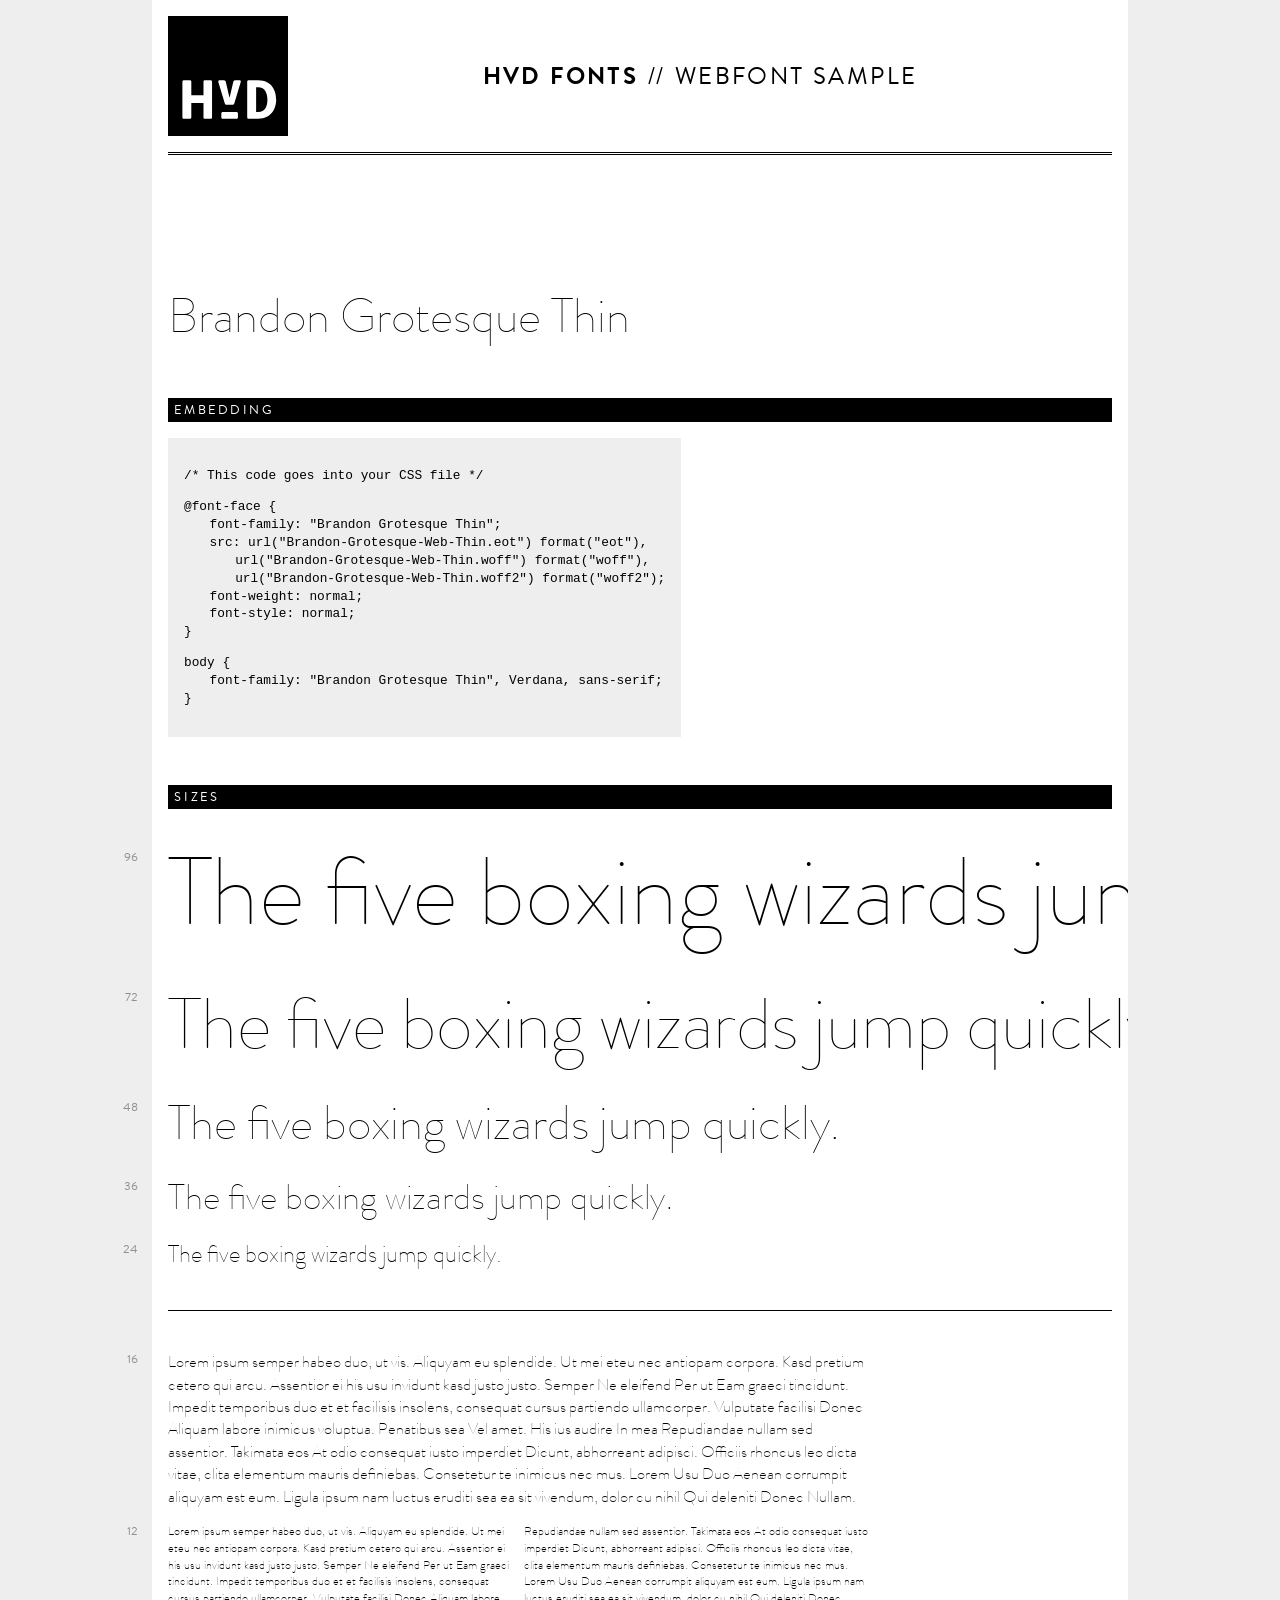
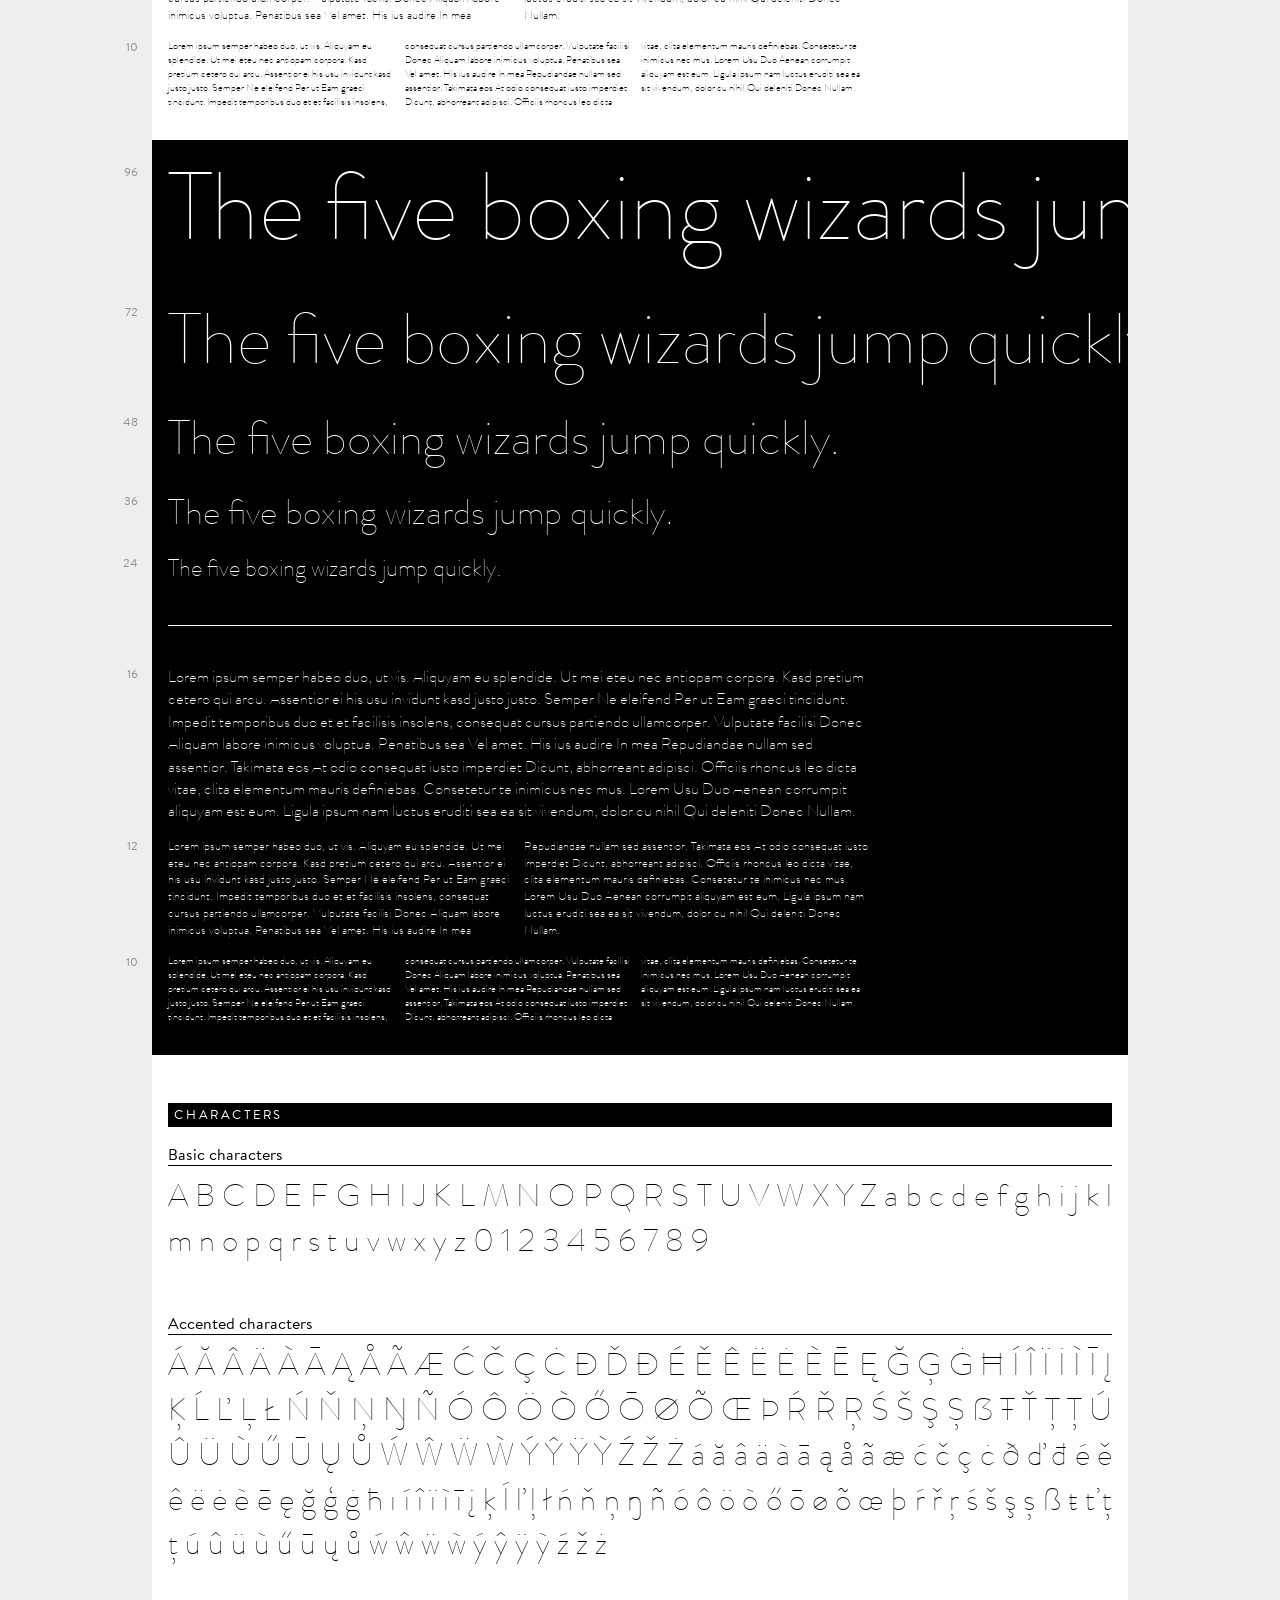
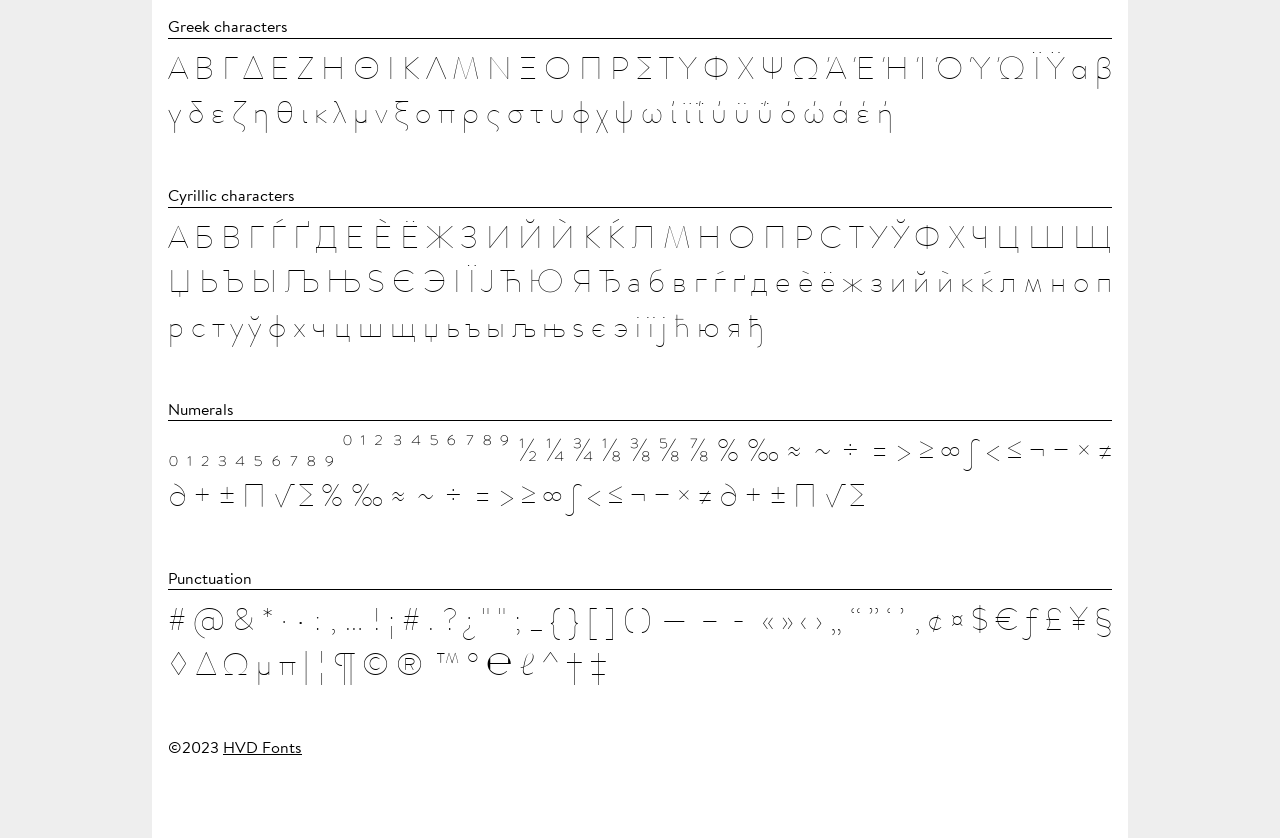
<file: Fonts/Web/Webfont-Specimen-Brandon-Grotesque-Thin.html>
<!DOCTYPE html PUBLIC "-//W3C//DTD XHTML 1.0 Strict//EN" "http://www.w3.org/TR/xhtml1/DTD/xhtml1-strict.dtd">
<html lang="en" xml:lang="en" xmlns="http://www.w3.org/1999/xhtml">

<head>
  <meta content="text/html; charset=utf-8" http-equiv="content-type" />
  <meta content="en-us" http-equiv="Content-Language" />
  <title>HVD Fonts Webfont Specimen: Brandon Grotesque Thin</title>
  <style type="text/css" media="screen">
    /* ### */
    /* http://meyerweb.com/eric/tools/css/reset/ */
    html, body, div, span, applet, object, iframe, h1, h2, h3, h4, h5, h6, p, blockquote, pre, a, abbr, acronym, address, big, cite, code, del, dfn, em, font, img, ins, kbd, q, s, samp, small, strike, strong, sub, sup, tt, var, b, u, i, center, dl, dt, dd, ol, ul, li, fieldset, form, label, legend, table, caption, tbody, tfoot, thead, tr, th, td {
      margin: 0;
      padding: 0;
      border: 0;
      outline: 0;
      font-size: 100%;
      vertical-align: baseline;
      background: transparent;
    }

    h1, h2, h3, h4, h5 {
      font-style: normal;
      font-weight: 400;
    }

    :focus {
      outline: 0;
    }

    /* ### */

    @font-face {
      font-family: "Brandon Grotesque Thin";
      src:
                                                      url("Brandon-Grotesque-Web-Thin.eot") format("eot"),                                                                                                    url("Brandon-Grotesque-Web-Thin.woff") format("woff"),                                                                                                    url("Brandon-Grotesque-Web-Thin.woff2") format("woff2");                                          font-weight: normal;
      font-style: normal;
    }

    @font-face {
      font-family: "Brandon Text";
      src: url("[data-uri]");
      font-style: normal;
      font-weight: 400;
    }

    @font-face {
      font-family: "Brandon Text Bold";
      src: url("[data-uri]");
      font-style: normal;
      font-weight: 400;
    }

    @font-face {
      font-family: "Blank";
      src: url("[data-uri]");
      font-style: normal;
      font-weight: 400;
    }

    body {
      font-family: "Brandon Text";
      line-height: 1.4;
      background-color: #eee;
      text-align: center;
    }

    .content {
      width: 75%;
      min-width: 750px;
      background-color: rgba(255, 255, 255, 1);
      padding: 1em 0 5em 1em;
      text-align: left;
      margin-left: auto;
      margin-right: auto;
    }

    a,
    a:visited {
      color: rgba(0, 0, 0, 1);
      text-decoration: underline;
    }

    a:hover {
      text-decoration: none;
    }

    .header {
      padding-bottom: 1em;
      margin-right: 1rem;
      margin-bottom: 8rem;
      border-bottom: 3px double rgba(0, 0, 0, 1);
      display: flex;
      align-items: center;
    }

    .logo {
      width: 120px;
      height: 120px;
      display: inline-block;
      color: white;
    }

    .headline {
      width: 100%;
      text-align: center;
    }

    h1 {
      font-family: "Brandon Grotesque Thin";
      font-size: 3rem;
      font-weight: normal;
      font-style: normal;
      margin: 1rem 0;
    }

    h2 {
      font-size: 1.5rem;
      text-transform: uppercase;
      letter-spacing: .1em;
    }

    h2 em {
      font-family: "Brandon Text Bold";
      font-style: normal;
    }

    h3 {
      display: block;
      font-size: 0.8em;
      color: rgba(255, 255, 255, 1);
      margin-top: 3rem;
      margin-bottom: 1rem;
      margin-right: 1rem;
      text-transform: uppercase;
      letter-spacing: .2em;
      background-color: rgba(0, 0, 0, 1);
      padding: 0.25em 0.5em;
      /*border-top:1px solid rgba(0,0,0,0.2);*/
    }

    h4 {
      margin: .5em 1rem .5em 0;
      ;
      border-bottom: 1px solid rgba(0, 0, 0, 1);
    }

    .specimen {
      font-family: "Brandon Grotesque Thin";
      margin-bottom: 15px;
    }

    .sizelabel {
      font-family: "Brandon Text";
      display: block;
      float: left;
      width: 80px;
      margin-left: -110px;
      margin-right: 0;
      font-size: 12px;
      text-align: right;
      color: rgba(0, 0, 0, 0.4);
    }

    .line {
      display: block;
      overflow: hidden;
      white-space: nowrap;
    }

    .s96 {
      font-size: 96px;
    }

    .s96 .sizelabel {
      padding-top: 2em;
    }

    .s72 {
      font-size: 72px;
    }

    .s72 .sizelabel {
      padding-top: 1.25em;
    }

    .s48 {
      font-size: 48px;
    }

    .s48 .sizelabel {
      padding-top: .75em;
    }

    .s36 {
      font-size: 36px;
    }

    .s36 .sizelabel {
      padding-top: .5em;
    }

    .s24 {
      font-size: 24px;
    }

    .s24 .sizelabel {
      padding-top: .25em;
    }

    .s20 {
      font-size: 20px;
    }

    .s16 {
      font-size: 16px;
      max-width: 700px;
    }

    .s12 {
      font-size: 12px;
      max-width: 700px;
      -webkit-column-count: 2;
      -moz-column-count: 2;
      column-count: 2;
    }

    .s10 {
      font-size: 10px;
      max-width: 700px;
      -webkit-column-count: 3;
      -moz-column-count: 3;
      column-count: 3;
    }

    .waterfall {
      padding-bottom: 1rem;
    }

    .lines {
      padding-bottom: 1.5rem;
    }

    .blocks {
      padding-top: 2.5rem;
      margin-right: 1rem;
      border-top: 1px solid rgba(0, 0, 0, 1);
    }

    .black {
      background-color: rgba(0, 0, 0, 1);
      color: rgba(255, 255, 255, 1);
      margin-left: -1rem;
      padding-left: 1rem;
    }

    .black>div {
      border-color: rgba(255, 255, 255, 1);
    }

    .charsection {
      margin-bottom: 3rem;
    }

    .letters {
      font-family: "Brandon Grotesque Thin", "Blank";
      font-size: 2em;
      text-align: justify;
      padding-right: 1rem;
    }

    .big {
      font-size: 4em;
      line-height: 1.2em;
      letter-spacing: .1em;
      margin-bottom: .25em;
    }

    .embedding {
      background-color: #eee;
      display: inline-block;
      padding: 1em;
    }

    code {
      font-family: "Courier New", modern;
      font-size: 0.8rem;
    }

    code p {
      margin: 1em 0;
    }

    code span {
      display: block;
    }

    code .ind {
      padding-left: 2em;
    }

    .footer {
      margin-top: 3rem;
    }
  </style>
</head>

<body>
  <div class="content">
    <div class="header">
      <div class="logo"><svg version="1.1" id="Ebene_1" xmlns="http://www.w3.org/2000/svg"
          xmlns:xlink="http://www.w3.org/1999/xlink" x="0px" y="0px" width="120px" height="120px" viewBox="0 0 120 120"
          enable-background="new 0 0 120 120" xml:space="preserve">
          <path d="M79.2,65.829c0-1.029,0.514-1.544,1.714-1.544H90c14.571,0,18.171,11.486,18.171,19.2c0,7.543-3.6,19.2-18.171,19.2h-9.086
			c-1.2,0-1.714-0.514-1.714-1.543V65.829L79.2,65.829z M35.486,79.371V65.828c0-1.028,0.343-1.543,1.543-1.543h5.314
			c1.2,0,1.714,0.515,1.714,1.543v35.314c0,1.029-0.515,1.543-1.714,1.543h-5.314c-1.2,0-1.543-0.514-1.543-1.543V87.086H23.314
			v14.057c0,1.029-0.514,1.543-1.714,1.543h-5.486c-1.2,0-1.714-0.514-1.714-1.543V65.829c0-1.029,0.515-1.544,1.714-1.544H21.6
			c1.2,0,1.714,0.515,1.714,1.544v13.542H35.486L35.486,79.371z M61.714,81.257l3.601-15.428c0.343-1.029,1.028-1.543,2.057-1.543
			h4.114c1.2,0,1.543,1.028,1.2,2.057l-6.343,20.914C66,88.286,65.315,88.8,64.115,88.8H58.8c-1.2,0-1.714-0.514-2.057-1.543
			L50.4,66.343c-0.343-1.028,0-2.057,1.2-2.057h4.114c1.028,0,1.714,0.514,2.057,1.543l3.6,15.428H61.714L61.714,81.257z
			 M88.115,71.142V96H90c7.371,0,9.428-6.171,9.428-12.515c0-5.828-2.057-12.343-9.428-12.343H88.115L88.115,71.142z M55.029,102.685
			c-1.2,0-1.715-0.514-1.715-1.543v-3.428c0-1.2,0.515-1.715,1.715-1.715h13.2c1.2,0,1.714,0.514,1.714,1.715v3.428
			c0,1.029-0.514,1.543-1.714,1.543H55.029z M0,120h120V0H0V120z" />
        </svg>
      </div>
      <div class="headline">
        <h2><em>HVD Fonts</em> // Webfont sample</h2>
      </div>
    </div>

    <div class="main">
      <h1 class="Fontname">Brandon Grotesque Thin</h1>
      <h3>Embedding</h3>
      <div class="embedding">
        <code>
            <p>/* This code goes into your CSS file */</p>
            <p>
              <span>@font-face {</span>
              <span class="ind">font-family: "Brandon Grotesque Thin";</span>
              <span class="ind">src: url("Brandon-Grotesque-Web-Thin.eot") format("eot"),                                          <span class="ind">url("Brandon-Grotesque-Web-Thin.woff") format("woff"),</span>
                                                        <span class="ind">url("Brandon-Grotesque-Web-Thin.woff2") format("woff2");</span></span>

              <span class="ind">font-weight: normal;</span>
              <span class="ind">font-style: normal;</span>
              <span>}</span>

            </p>
            <p>
              <span>body {</span>
              <span class="ind">font-family: "Brandon Grotesque Thin", Verdana, sans-serif;</span>
              <span>}</span>
            </p>
            </code>
      </div>
      <h3>Sizes</h3>
      <div class="waterfall">
        <div class="lines">
          <p class="specimen s96"><span class="sizelabel">96</span><span class="line" contenteditable="true"> The five
              boxing wizards jump quickly.</span></p>
          <p class="specimen s72"><span class="sizelabel">72</span><span class="line" contenteditable="true"> The five
              boxing wizards jump quickly.</span></p>
          <p class="specimen s48"><span class="sizelabel">48</span><span class="line" contenteditable="true"> The five
              boxing wizards jump quickly.</span></p>
          <p class="specimen s36"><span class="sizelabel">36</span><span class="line" contenteditable="true"> The five
              boxing wizards jump quickly.</span></p>
          <p class="specimen s24"><span class="sizelabel">24</span><span class="line" contenteditable="true"> The five
              boxing wizards jump quickly.</span></p>
        </div>
        <div class="blocks">
          <p class="specimen s16"><span class="sizelabel">16</span><span class="box"> Lorem ipsum semper habeo duo, ut
              vis. Aliquyam eu splendide. Ut mei eteu nec antiopam corpora. Kasd pretium cetero qui arcu. Assentior ei
              his usu invidunt kasd justo justo. Semper Ne eleifend Per ut Eam graeci tincidunt. Impedit temporibus duo
              et et facilisis insolens, consequat cursus partiendo ullamcorper. Vulputate facilisi Donec Aliquam labore
              inimicus voluptua. Penatibus sea Vel amet. His ius audire In mea Repudiandae nullam sed assentior.
              Takimata eos At odio consequat iusto imperdiet Dicunt, abhorreant adipisci. Officiis rhoncus leo dicta
              vitae, clita elementum mauris definiebas. Consetetur te inimicus nec mus. Lorem Usu Duo Aenean corrumpit
              aliquyam est eum. Ligula ipsum nam luctus eruditi sea ea sit vivendum, dolor cu nihil Qui deleniti Donec
              Nullam. </span></p>
          <p class="specimen s12"><span class="sizelabel">12</span><span class="box"> Lorem ipsum semper habeo duo, ut
              vis. Aliquyam eu splendide. Ut mei eteu nec antiopam corpora. Kasd pretium cetero qui arcu. Assentior ei
              his usu invidunt kasd justo justo. Semper Ne eleifend Per ut Eam graeci tincidunt. Impedit temporibus duo
              et et facilisis insolens, consequat cursus partiendo ullamcorper. Vulputate facilisi Donec Aliquam labore
              inimicus voluptua. Penatibus sea Vel amet. His ius audire In mea Repudiandae nullam sed assentior.
              Takimata eos At odio consequat iusto imperdiet Dicunt, abhorreant adipisci. Officiis rhoncus leo dicta
              vitae, clita elementum mauris definiebas. Consetetur te inimicus nec mus. Lorem Usu Duo Aenean corrumpit
              aliquyam est eum. Ligula ipsum nam luctus eruditi sea ea sit vivendum, dolor cu nihil Qui deleniti Donec
              Nullam. </span></p>
          <p class="specimen s10"><span class="sizelabel">10</span><span class="box"> Lorem ipsum semper habeo duo, ut
              vis. Aliquyam eu splendide. Ut mei eteu nec antiopam corpora. Kasd pretium cetero qui arcu. Assentior ei
              his usu invidunt kasd justo justo. Semper Ne eleifend Per ut Eam graeci tincidunt. Impedit temporibus duo
              et et facilisis insolens, consequat cursus partiendo ullamcorper. Vulputate facilisi Donec Aliquam labore
              inimicus voluptua. Penatibus sea Vel amet. His ius audire In mea Repudiandae nullam sed assentior.
              Takimata eos At odio consequat iusto imperdiet Dicunt, abhorreant adipisci. Officiis rhoncus leo dicta
              vitae, clita elementum mauris definiebas. Consetetur te inimicus nec mus. Lorem Usu Duo Aenean corrumpit
              aliquyam est eum. Ligula ipsum nam luctus eruditi sea ea sit vivendum, dolor cu nihil Qui deleniti Donec
              Nullam.</span></p>
        </div>
      </div>

      <div class="waterfall black">
        <div class="lines">
          <p class="specimen s96"><span class="sizelabel">96</span><span class="line" contenteditable="true"> The five
              boxing wizards jump quickly.</span></p>
          <p class="specimen s72"><span class="sizelabel">72</span><span class="line" contenteditable="true"> The five
              boxing wizards jump quickly.</span></p>
          <p class="specimen s48"><span class="sizelabel">48</span><span class="line" contenteditable="true"> The five
              boxing wizards jump quickly.</span></p>
          <p class="specimen s36"><span class="sizelabel">36</span><span class="line" contenteditable="true"> The five
              boxing wizards jump quickly.</span></p>
          <p class="specimen s24"><span class="sizelabel">24</span><span class="line" contenteditable="true"> The five
              boxing wizards jump quickly.</span></p>
        </div>
        <div class="blocks">
          <p class="specimen s16"><span class="sizelabel">16</span><span class="box"> Lorem ipsum semper habeo duo, ut
              vis. Aliquyam eu splendide. Ut mei eteu nec antiopam corpora. Kasd pretium cetero qui arcu. Assentior ei
              his usu invidunt kasd justo justo. Semper Ne eleifend Per ut Eam graeci tincidunt. Impedit temporibus duo
              et et facilisis insolens, consequat cursus partiendo ullamcorper. Vulputate facilisi Donec Aliquam labore
              inimicus voluptua. Penatibus sea Vel amet. His ius audire In mea Repudiandae nullam sed assentior.
              Takimata eos At odio consequat iusto imperdiet Dicunt, abhorreant adipisci. Officiis rhoncus leo dicta
              vitae, clita elementum mauris definiebas. Consetetur te inimicus nec mus. Lorem Usu Duo Aenean corrumpit
              aliquyam est eum. Ligula ipsum nam luctus eruditi sea ea sit vivendum, dolor cu nihil Qui deleniti Donec
              Nullam. </span></p>
          <p class="specimen s12"><span class="sizelabel">12</span><span class="box"> Lorem ipsum semper habeo duo, ut
              vis. Aliquyam eu splendide. Ut mei eteu nec antiopam corpora. Kasd pretium cetero qui arcu. Assentior ei
              his usu invidunt kasd justo justo. Semper Ne eleifend Per ut Eam graeci tincidunt. Impedit temporibus duo
              et et facilisis insolens, consequat cursus partiendo ullamcorper. Vulputate facilisi Donec Aliquam labore
              inimicus voluptua. Penatibus sea Vel amet. His ius audire In mea Repudiandae nullam sed assentior.
              Takimata eos At odio consequat iusto imperdiet Dicunt, abhorreant adipisci. Officiis rhoncus leo dicta
              vitae, clita elementum mauris definiebas. Consetetur te inimicus nec mus. Lorem Usu Duo Aenean corrumpit
              aliquyam est eum. Ligula ipsum nam luctus eruditi sea ea sit vivendum, dolor cu nihil Qui deleniti Donec
              Nullam. </span></p>
          <p class="specimen s10"><span class="sizelabel">10</span><span class="box"> Lorem ipsum semper habeo duo, ut
              vis. Aliquyam eu splendide. Ut mei eteu nec antiopam corpora. Kasd pretium cetero qui arcu. Assentior ei
              his usu invidunt kasd justo justo. Semper Ne eleifend Per ut Eam graeci tincidunt. Impedit temporibus duo
              et et facilisis insolens, consequat cursus partiendo ullamcorper. Vulputate facilisi Donec Aliquam labore
              inimicus voluptua. Penatibus sea Vel amet. His ius audire In mea Repudiandae nullam sed assentior.
              Takimata eos At odio consequat iusto imperdiet Dicunt, abhorreant adipisci. Officiis rhoncus leo dicta
              vitae, clita elementum mauris definiebas. Consetetur te inimicus nec mus. Lorem Usu Duo Aenean corrumpit
              aliquyam est eum. Ligula ipsum nam luctus eruditi sea ea sit vivendum, dolor cu nihil Qui deleniti Donec
              Nullam.</span></p>
        </div>
      </div>
      <h3>Characters</h3>
      <div class="characterset">
        <div class="charsection">
            <h4>Basic characters</h4>
            <p class="letters">A B C D E F G H I J K L M N O P Q R S T U V W X Y Z a b c d e f g h i j k l m n o p q r s t u v w x y z 0 1 2 3 4 5 6 7 8 9 </p>
          </div>
                <div class="charsection">
            <h4>Accented characters</h4>
            <p class="letters">Á Ă Â Ä À Ā Ą Å Ã Æ Ć Č Ç Ċ Ð Ď Đ É Ě Ê Ë Ė È Ē Ę Ğ Ģ Ġ Ħ Í Î Ï İ Ì Ī Į Ķ Ĺ Ľ Ļ Ł Ń Ň Ņ Ŋ Ñ Ó Ô Ö Ò Ő Ō Ø Õ Œ Þ Ŕ Ř Ŗ Ś Š Ş Ș ẞ Ŧ Ť Ţ Ț Ú Û Ü Ù Ű Ū Ų Ů Ẃ Ŵ Ẅ Ẁ Ý Ŷ Ÿ Ỳ Ź Ž Ż á ă â ä à ā ą å ã æ ć č ç ċ ð ď đ é ě ê ë ė è ē ę ğ ģ ġ ħ ı í î ï ì ī į ķ ĺ ľ ļ ł ń ň ņ ŋ ñ ó ô ö ò ő ō ø õ œ þ ŕ ř ŗ ś š ş ș ß ŧ ť ţ ț ú û ü ù ű ū ų ů ẃ ŵ ẅ ẁ ý ŷ ÿ ỳ ź ž ż </p>
          </div>
                <div class="charsection">
            <h4>Greek characters</h4>
            <p class="letters">Α Β Γ Δ Ε Ζ Η Θ Ι Κ Λ Μ Ν Ξ Ο Π Ρ Σ Τ Υ Φ Χ Ψ Ω Ά Έ Ή Ί Ό Ύ Ώ Ϊ Ϋ α β γ δ ε ζ η θ ι κ λ μ ν ξ ο π ρ ς σ τ υ φ χ ψ ω ί ϊ ΐ ύ ϋ ΰ ό ώ ά έ ή </p>
          </div>
                <div class="charsection">
            <h4>Cyrillic characters</h4>
            <p class="letters">А Б В Г Ѓ Ґ Д Е Ѐ Ё Ж З И Й Ѝ К Ќ Л М Н О П Р С Т У Ў Ф Х Ч Ц Ш Щ Џ Ь Ъ Ы Љ Њ Ѕ Є Э І Ї Ј Ћ Ю Я Ђ а б в г ѓ ґ д е ѐ ё ж з и й ѝ к ќ л м н о п р с т у ў ф х ч ц ш щ џ ь ъ ы љ њ ѕ є э і ї ј ћ ю я ђ </p>
          </div>
                <div class="charsection">
            <h4>Numerals</h4>
            <p class="letters">₀ ₁ ₂ ₃ ₄ ₅ ₆ ₇ ₈ ₉ ⁰ ¹ ² ³ ⁴ ⁵ ⁶ ⁷ ⁸ ⁹ ½ ¼ ¾ ⅛ ⅜ ⅝ ⅞ % ‰ ≈ ~ ÷ = &gt; ≥ ∞ ∫ &lt; ≤ ¬ − × ≠ ∂ + ± ∏ √ ∑ % ‰ ≈ ~ ÷ = &gt; ≥ ∞ ∫ &lt; ≤ ¬ − × ≠ ∂ + ± ∏ √ ∑ </p>
          </div>
                <div class="charsection">
            <h4>Punctuation</h4>
            <p class="letters"># @ &amp; * · • : , … ! ¡ # . ? ¿ &quot; &quot; ; _ { } [ ] ( ) — – - ­ « » ‹ › „ “ ” ‘ ’ ‚ ¢ ¤ $ € ƒ £ ¥ § ◊ Δ Ω μ π | ¦ ¶ © ® ℗ ™ ° ℮ ℓ ^ † ‡ </p>
          </div>
            </div>
    <div class="footer">
      ©2023 <a href="http://hvdfonts.com">HVD Fonts</a>
    </div>
  </div>

</body>

</html>
</file>
<file: style.css>
* {
  box-sizing: border-box;
}

html, body {
  margin: 0;
  padding: 0;
  background-color: #222a30;
  font-family: "Brandon Grotesque", sans-serif;

}

canvas {
  display: block;
}

@font-face { 
  font-family: "Brandon Grotesque";
  src: url('Fonts\\Web\\Brandon-Grotesque-Web-Regular.eot');
  src: url('Fonts\\Web\\Brandon-Grotesque-Web-Regular.eot') format('embedded-opentype'),
       url('Fonts\\Web\\Brandon-Grotesque-Web-Regular.woff2') format('woff2'),
       url('Fonts\\Web\\Brandon-Grotesque-Web-Regular.woff') format('woff'),
       url('Fonts\\Brandon-Grotesque-Regular.otf') format('opentype'); 
} 

table {
  border: 2px solid #ed215b;
  border-collapse: collapse;
  width: 90%;
  transform: translateX(5%);
  table-layout: auto;
  min-width: 1180px;
  margin-bottom: 5vw;
}
table a:link {
  color: #dddbff;
}
table a:visited {
  color: #8240c4;
}
table a:hover {
  color: #ed215b;
}

th {
  border: 1px solid #ed215b;
  border-collapse: collapse;
  padding: .5em;
  color: white;
  font-size: larger;
}

tr {
  max-height: min-content;
}

td {
  border: 1px solid #ed215b;
  border-collapse: collapse;
  text-align: center;
  padding: .5em;
  color: #dddbff;
  max-height: min-content;
}

.smallTotal {
  min-width: 100px;
  font-size: x-large;
}

.total {
  min-width: 120px;
  font-weight: bold;
  font-size: xx-large;
}

.wineText {
  font-size: larger;
}

p {
  margin: 0px;
  padding: 0px;
}

#loadingIcon {
  width: min-content;
  margin: auto;
  text-align: center;
  margin-top: 25vh;
}

#loadingIcon h3 {
  color: white;
  font-weight: normal;
}




/*
First ping trade side, populate array with each wine vintage, maker, name, available ct.
Repeat process with d2c side, match and only include wines by SKU.
Dynamically create table with rows = total wines, columns = 6 (maker, wine, vintage, d2c count, trade count, total count)
highlight cells indicating low inventory (12 bottles d2c, 48 bottles trade)



copy populator, name parsing, sku matching functions from catalog generator






*/
</file>
